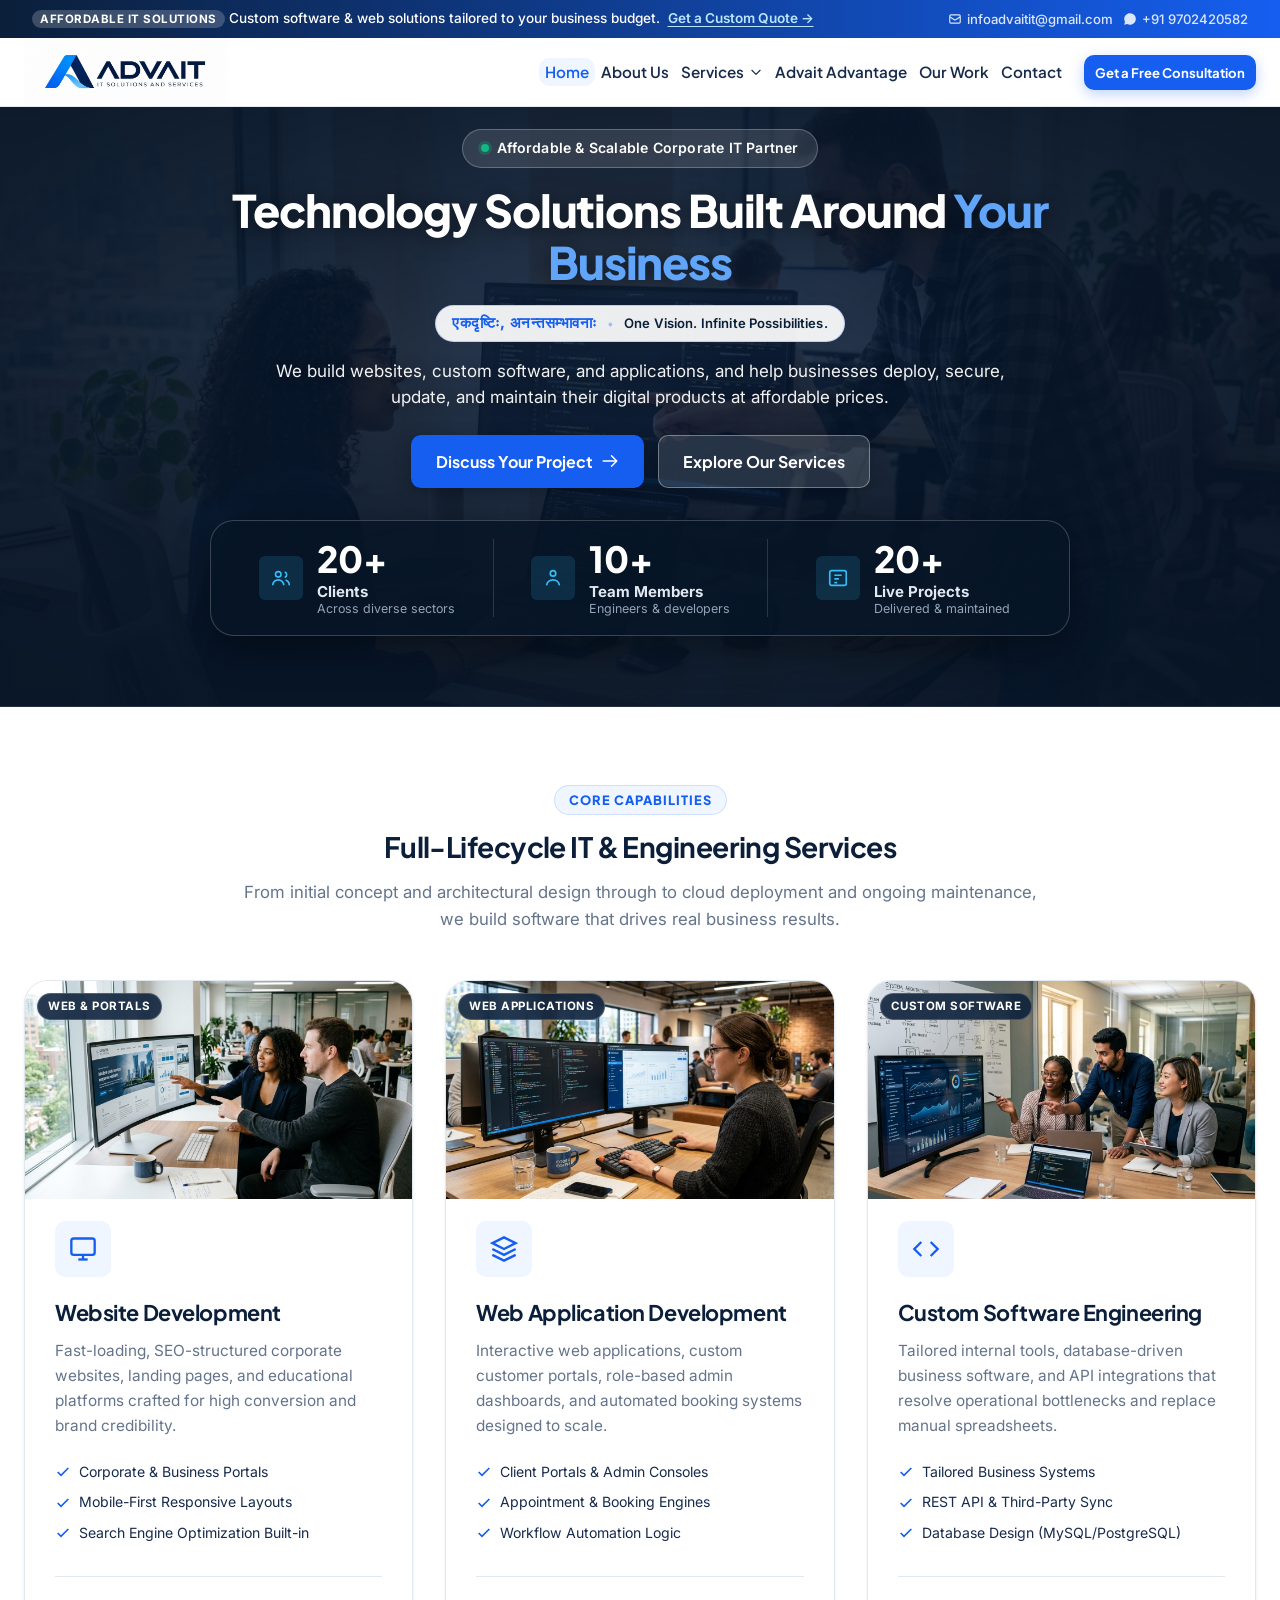
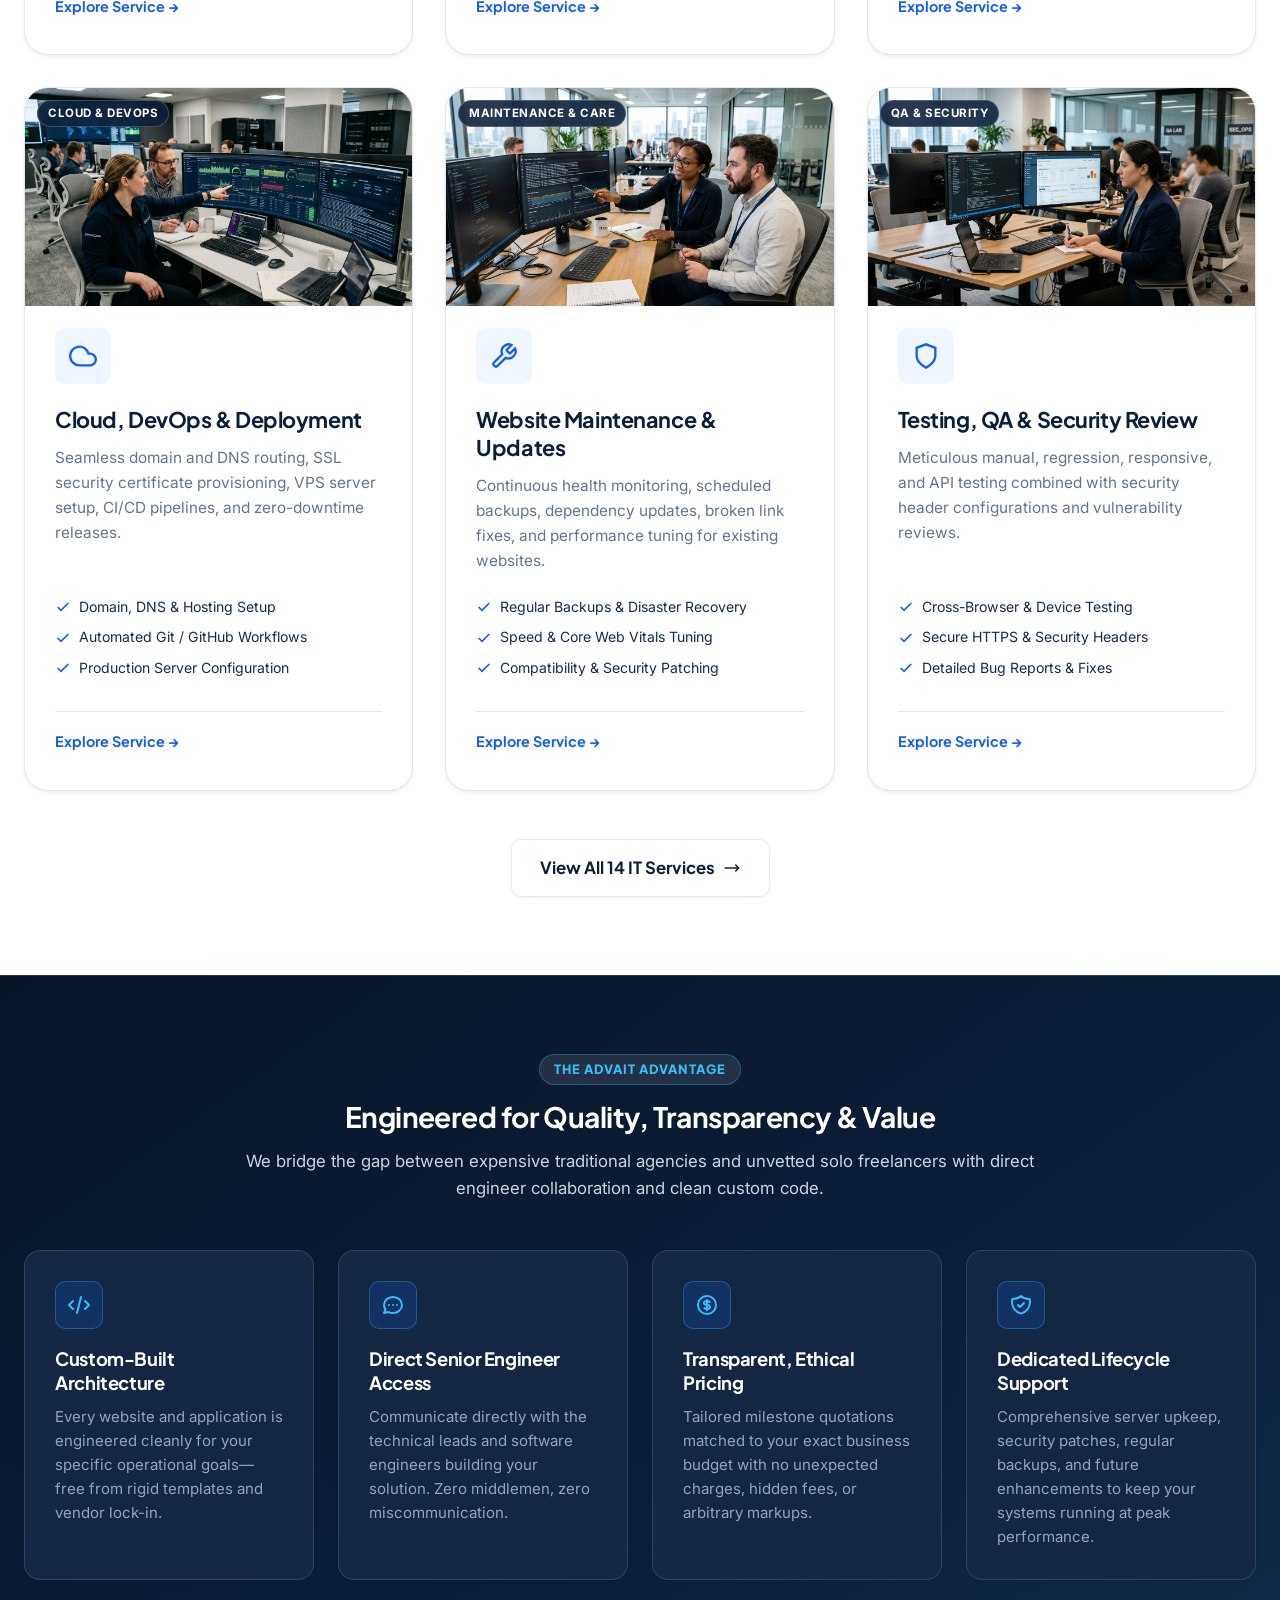
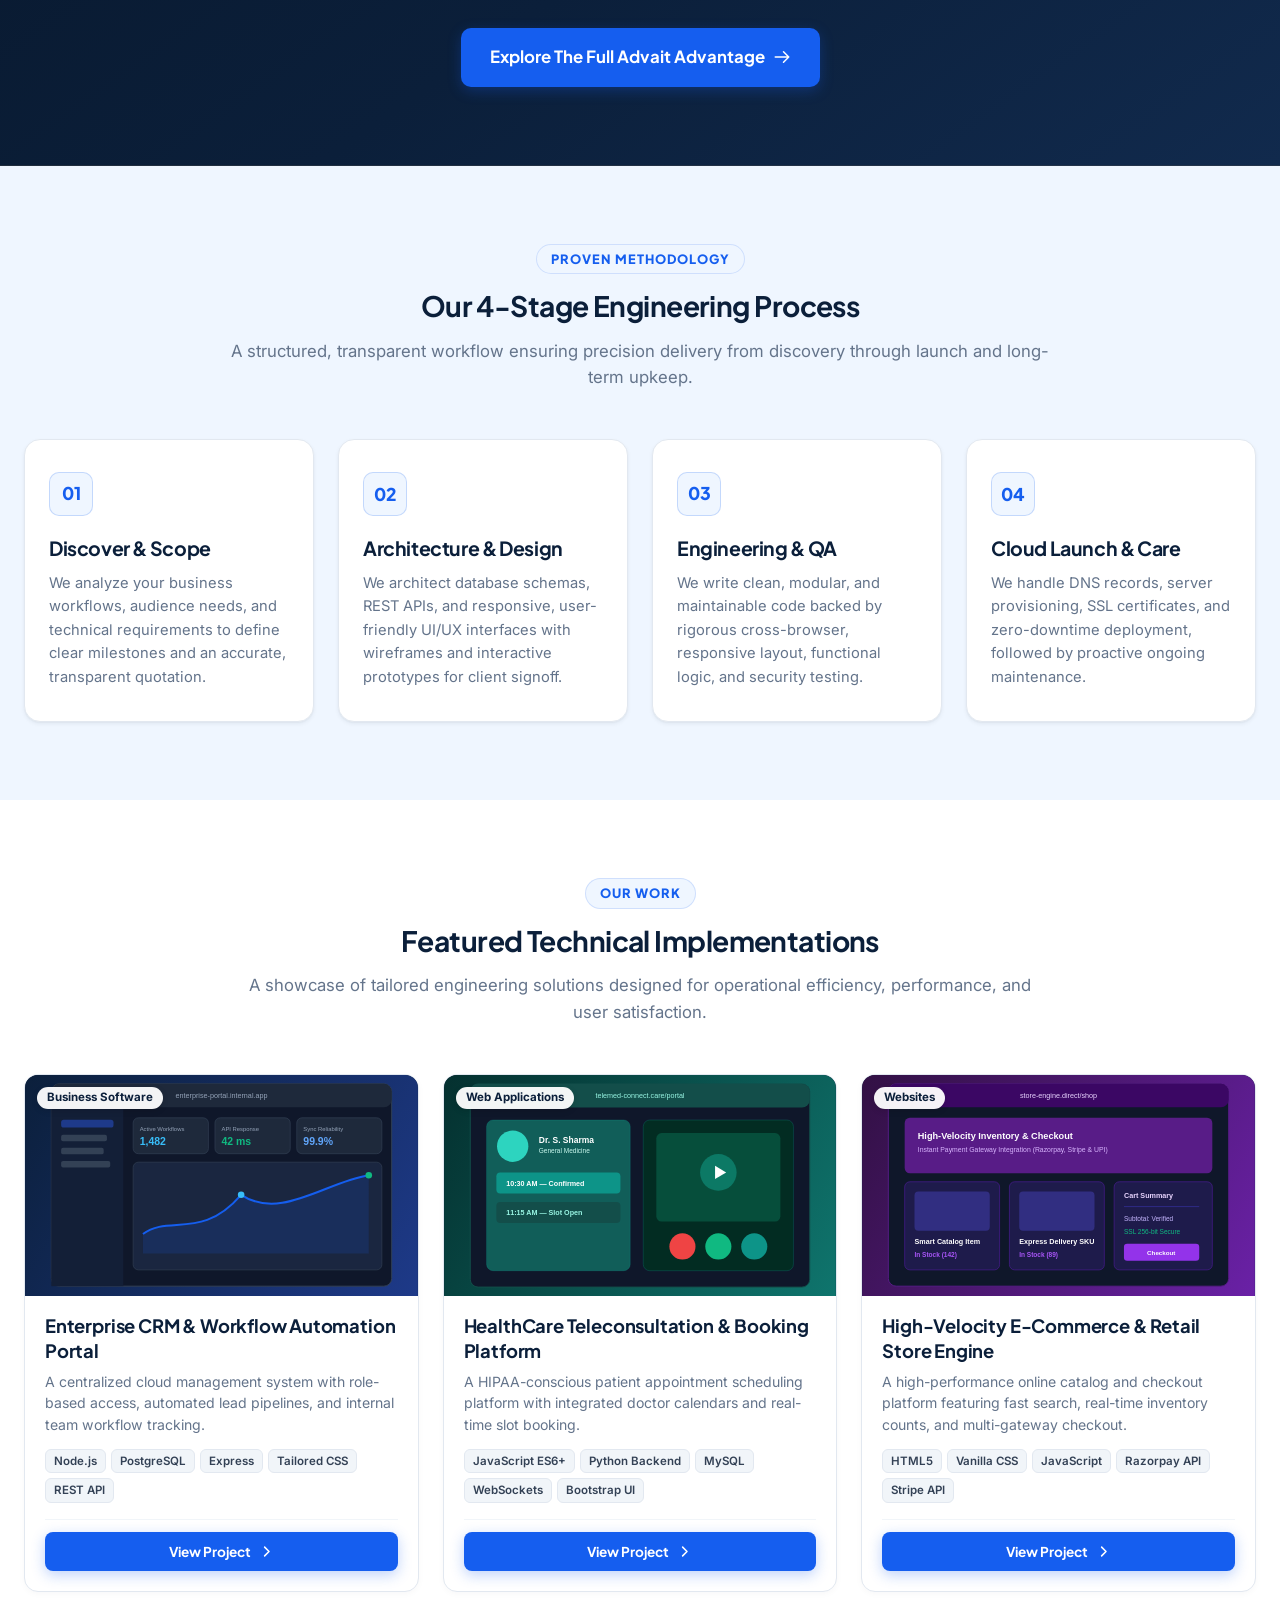
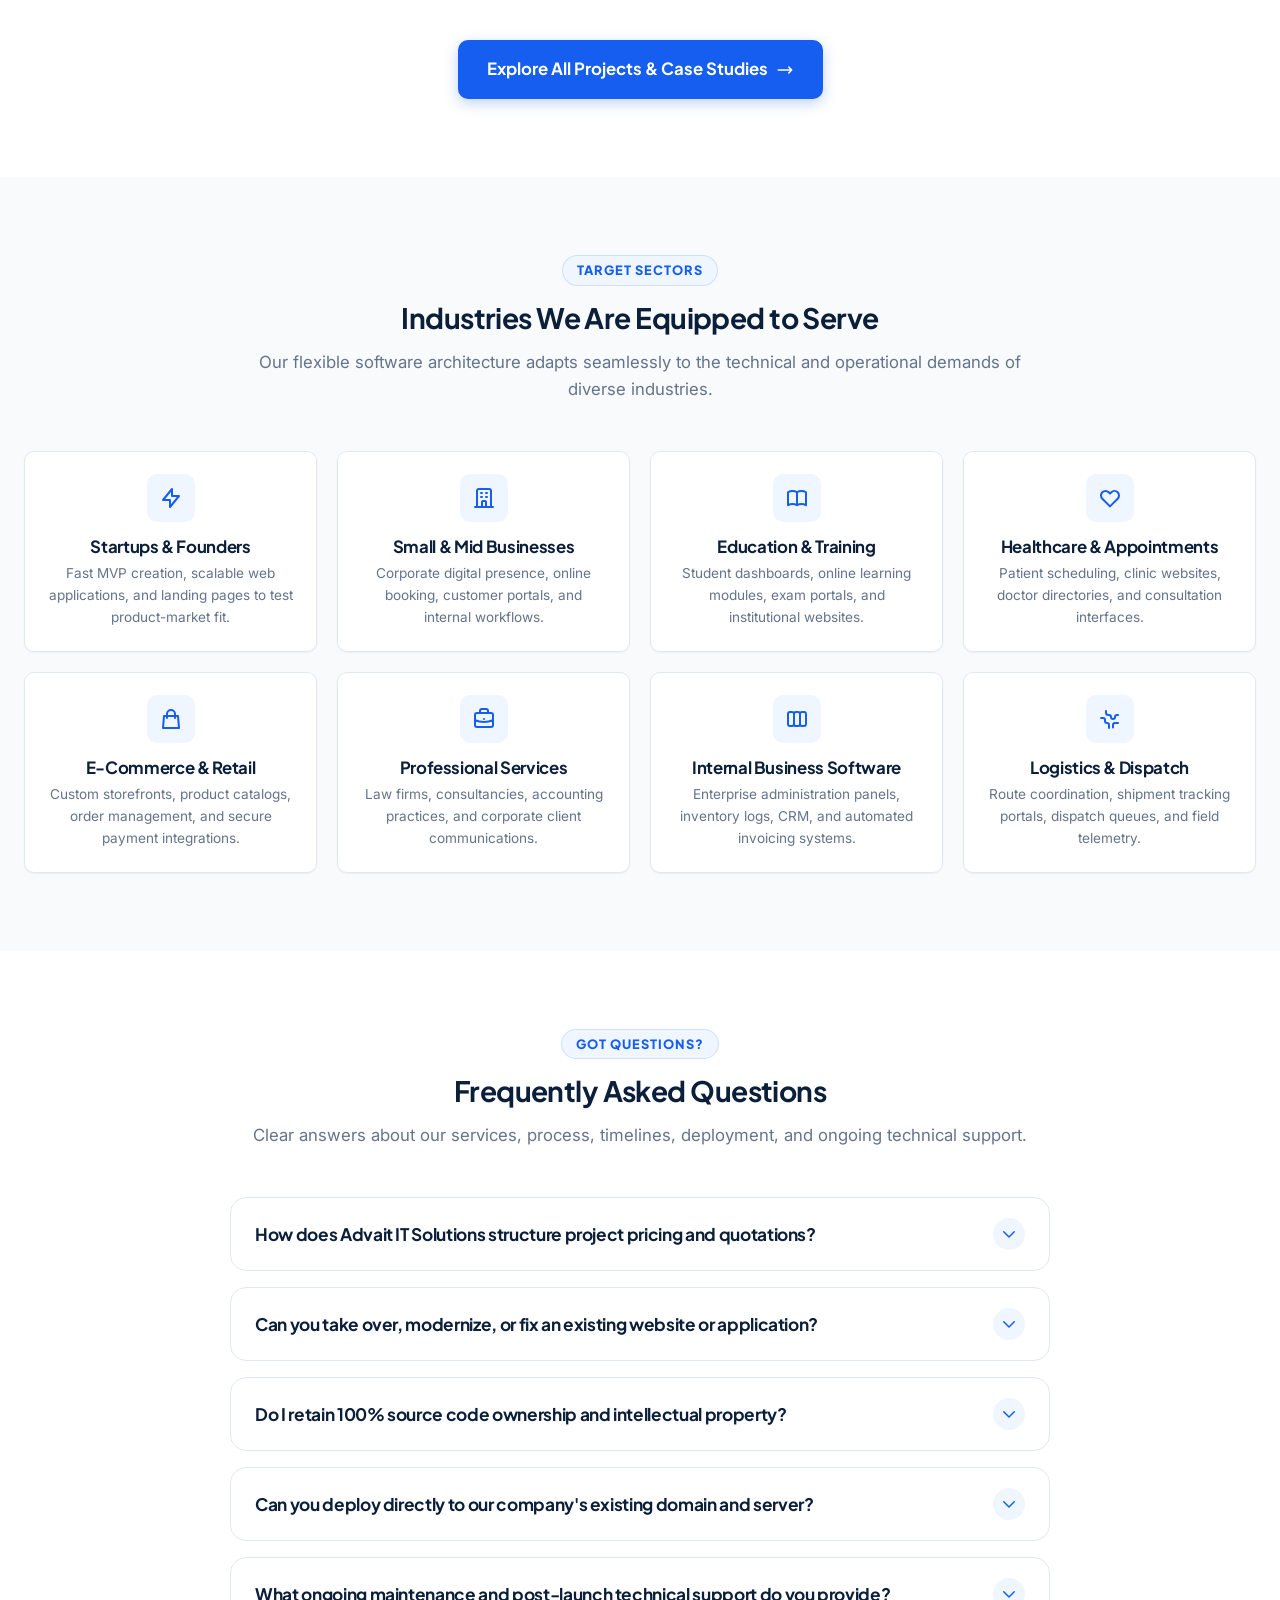
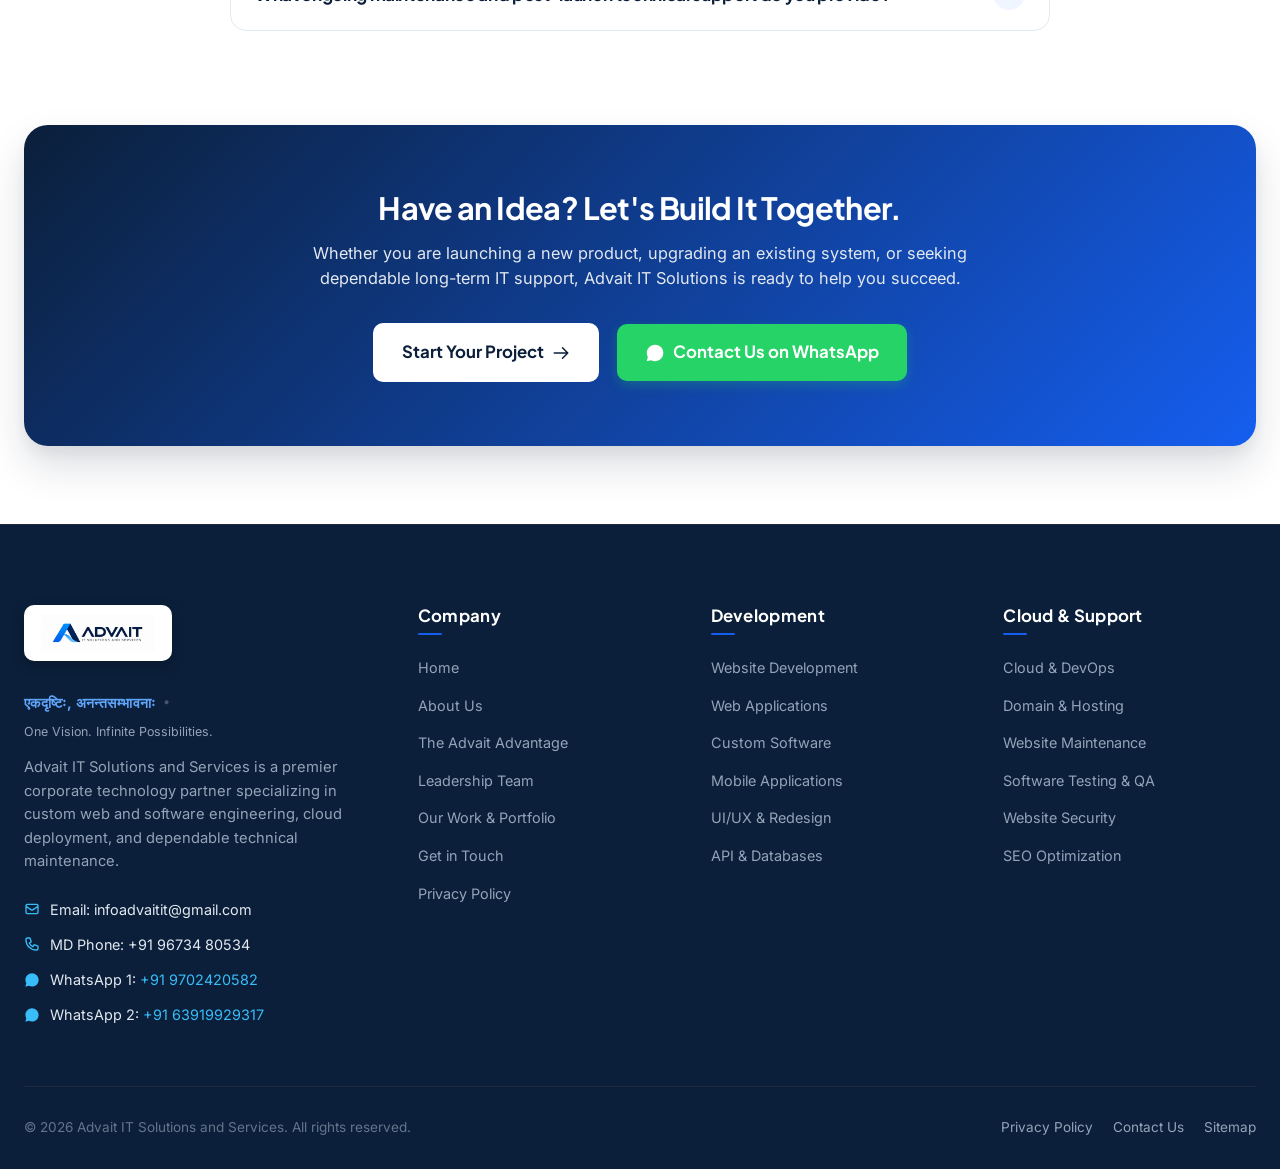
<file: index.html>
<!DOCTYPE html>
<html lang="en">
<head>
  <!-- Google tag (gtag.js) -->
  <script async src="https://www.googletagmanager.com/gtag/js?id=G-MNV8W0JCC7"></script>
  <script>
    window.dataLayer = window.dataLayer || [];
    function gtag(){dataLayer.push(arguments);}
    gtag('js', new Date());
    gtag('config', 'G-MNV8W0JCC7');
  </script>
<meta charset="UTF-8">
  <meta name="viewport" content="width=device-width, initial-scale=1.0">
  <title>Advait IT Solutions and Services | Software &amp; IT Solutions</title>
  <meta name="description" content="Advait IT Solutions and Services is a premier IT and software development company in Mumbai offering custom software, web &amp; mobile apps, cloud, and AI solutions.">
  <meta name="keywords" content="Advait IT Solutions, Advait IT Solutions and Services, Advait IT Services, IT Services Company, Software Development Company, Website Development Company in Mumbai, Custom Software Development, Web Application Development, Mobile App Development Company, AI Development Services, IT Consulting Services, Cloud Solutions">
  <meta name="author" content="Advait IT Solutions and Services">
  <meta name="robots" content="index, follow">

  <!-- Canonical URL -->
  <link rel="canonical" href="https://advaititsolutions.com/">

  <!-- Open Graph / Facebook -->
  <meta property="og:type" content="website">
  <meta property="og:url" content="https://advaititsolutions.com/">
  <meta property="og:title" content="Advait IT Solutions and Services | Software &amp; IT Solutions">
  <meta property="og:description" content="Premier IT services and software development company in Mumbai. Custom web applications, mobile apps, cloud infrastructure, AI solutions, and ongoing maintenance.">
  <meta property="og:image" content="https://advaititsolutions.com/assets/images/hero-corporate-workspace.jpg">
  <meta property="og:site_name" content="Advait IT Solutions and Services">
  <meta property="og:locale" content="en_IN">
  <meta property="og:image:width" content="1200">
  <meta property="og:image:height" content="630">
  <meta property="og:image:alt" content="Advait IT Solutions and Services - Software Engineering and IT Solutions in Mumbai">

  <!-- Twitter Card -->
  <meta name="twitter:card" content="summary_large_image">
  <meta name="twitter:title" content="Advait IT Solutions and Services | Software &amp; IT Solutions">
  <meta name="twitter:description" content="Premier IT services and software development company in Mumbai. Custom web applications, mobile apps, cloud infrastructure, AI solutions, and ongoing maintenance.">
  <meta name="twitter:image" content="https://advaititsolutions.com/assets/images/hero-corporate-workspace.jpg">

  <!-- Favicon -->
  <link rel="icon" type="image/svg+xml" href="favicon.svg">
  <link rel="preload" as="image" href="assets/images/hero-corporate-workspace.jpg" type="image/jpeg">

  <!-- Google Fonts Preconnect & Stylesheet -->
  <link rel="preconnect" href="https://fonts.googleapis.com">
  <link rel="preconnect" href="https://fonts.gstatic.com" crossorigin>
  <link rel="stylesheet" href="https://fonts.googleapis.com/css2?family=Plus+Jakarta+Sans:wght@400;500;600;700;800&family=Inter:wght@400;500;600;700&family=Noto+Sans+Devanagari:wght@400;500;600;700&family=JetBrains+Mono:wght@400;500;600&display=swap">

  <!-- Stylesheets -->
  <link rel="stylesheet" href="css/style.css">
  <link rel="stylesheet" href="css/animations.css">
  <link rel="stylesheet" href="css/responsive.css">

  <!-- JSON-LD Structured Data for Organization / ProfessionalService -->
    <!-- JSON-LD Structured Data: Organization, LocalBusiness, WebSite, and FAQPage Graph -->
  <script type="application/ld+json">
  {
    "@context": "https://schema.org",
    "@graph": [
      {
        "@type": "WebSite",
        "@id": "https://advaititsolutions.com/#website",
        "url": "https://advaititsolutions.com/",
        "name": "Advait IT Solutions and Services",
        "alternateName": [
          "Advait IT Solutions",
          "Advait IT Services",
          "Advait IT"
        ],
        "description": "Official website of Advait IT Solutions and Services, an IT services and custom software development company in Mumbai, Maharashtra.",
        "publisher": {
          "@id": "https://advaititsolutions.com/#organization"
        },
        "inLanguage": "en-US"
      },
      {
        "@type": ["Organization", "ProfessionalService", "LocalBusiness"],
        "@id": "https://advaititsolutions.com/#organization",
        "name": "Advait IT Solutions and Services",
        "legalName": "Advait IT Solutions and Services",
        "alternateName": "Advait IT Solutions",
        "url": "https://advaititsolutions.com/",
        "logo": {
          "@type": "ImageObject",
          "url": "https://advaititsolutions.com/assets/logos/logo.jpg",
          "caption": "Advait IT Solutions and Services Logo"
        },
        "image": "https://advaititsolutions.com/assets/images/hero-corporate-workspace.jpg",
        "description": "Advait IT Solutions and Services is a premier IT services and custom software development company based in Mumbai, Maharashtra. We engineer bespoke websites, high-performance web applications, mobile apps, cloud infrastructure, AI workflows, and dedicated lifecycle maintenance.",
        "email": "infoadvaitit@gmail.com",
        "telephone": "+91-9702420582",
        "priceRange": "$",
        "address": {
          "@type": "PostalAddress",
          "addressLocality": "Mumbai",
          "addressRegion": "Maharashtra",
          "addressCountry": "IN"
        },
        "geo": {
          "@type": "GeoCoordinates",
          "latitude": "19.0760",
          "longitude": "72.8777"
        },
        "areaServed": [
          {
            "@type": "City",
            "name": "Mumbai"
          },
          {
            "@type": "State",
            "name": "Maharashtra"
          },
          {
            "@type": "Country",
            "name": "India"
          },
          {
            "@type": "AdministrativeArea",
            "name": "Global"
          }
        ],
        "founder": {
          "@type": "Person",
          "name": "Ashutosh Pandey",
          "jobTitle": "Founder & Chief Executive Officer (CEO)",
          "alumniOf": [
            "Thakur College of Engineering and Technology (TCET)",
            "Indian Institute of Technology Madras (IIT Madras)"
          ],
          "sameAs": [
            "https://www.linkedin.com/in/ashutoshpandey34/",
            "https://github.com/ashutosh7034",
            "https://ashutoshpandey34.netlify.app/"
          ]
        },
        "employee": [
          {
            "@type": "Person",
            "name": "Mr. Jayinish Kumar Mandal",
            "jobTitle": "Joint Managing Director & Chief Operating Officer (COO)",
            "telephone": "+91-9673480534"
          },
          {
            "@type": "Person",
            "name": "Aakash Pandey",
            "jobTitle": "Co-Founder & Chief Technology Officer (CTO)",
            "alumniOf": "Thakur College of Engineering and Technology (TCET)",
            "sameAs": [
              "https://www.linkedin.com/in/aakash-up271309/",
              "https://github.com/Aakash7999-git",
              "https://aakashpandey.netlify.app/"
            ]
          }
        ],
        "sameAs": [
          "https://www.linkedin.com/in/ashutoshpandey34/",
          "https://github.com/ashutosh7034",
          "https://www.linkedin.com/in/aakash-up271309/",
          "https://github.com/Aakash7999-git"
        ],
        "contactPoint": [
          {
            "@type": "ContactPoint",
            "telephone": "+91-9702420582",
            "contactType": "customer service",
            "availableLanguage": ["English", "Hindi"],
            "areaServed": "Global"
          },
          {
            "@type": "ContactPoint",
            "telephone": "+91-6391929317",
            "contactType": "technical support",
            "availableLanguage": ["English", "Hindi"],
            "areaServed": "Global"
          }
        ]
      },
      {
        "@type": "FAQPage",
        "@id": "https://advaititsolutions.com/#faq",
        "mainEntity": [
          {
            "@type": "Question",
            "name": "How does Advait IT Solutions structure project pricing and quotations?",
            "acceptedAnswer": {
              "@type": "Answer",
              "text": "We believe in honest, practical pricing. Rather than forcing clients into rigid, inflated package tiers, we analyze your exact functional requirements and provide a customized, milestone-based quotation with zero hidden fees and payment stages tied directly to verified deliverables."
            }
          },
          {
            "@type": "Question",
            "name": "Can you take over, modernize, or fix an existing website or application?",
            "acceptedAnswer": {
              "@type": "Answer",
              "text": "Yes. If you have an existing system that is outdated, sluggish, has broken workflows, or was left unsupported by a previous developer, we conduct a comprehensive code and security audit, refactor problematic modules, optimize database queries, resolve UI/UX inconsistencies, and take over long-term technical upkeep."
            }
          },
          {
            "@type": "Question",
            "name": "Do I retain 100% source code ownership and intellectual property?",
            "acceptedAnswer": {
              "@type": "Answer",
              "text": "Yes, completely. You own every line of code, graphic asset, and database schema created for your project. We build exclusively on standard, open technology stacks without proprietary lock-ins. Upon project completion and settlement, complete repository access and deployment credentials are transferred to you."
            }
          },
          {
            "@type": "Question",
            "name": "Can you deploy directly to our company's existing domain and server?",
            "acceptedAnswer": {
              "@type": "Answer",
              "text": "Yes. You do not need to purchase new hosting or domains if you already have existing infrastructure. We configure DNS records, provision SSL certificates for HTTPS, configure cloud VPS environments (AWS, DigitalOcean, Hostinger), setup automated Git deployment pipelines, and ensure seamless production releases."
            }
          },
          {
            "@type": "Question",
            "name": "What ongoing maintenance and post-launch technical support do you provide?",
            "acceptedAnswer": {
              "@type": "Answer",
              "text": "We provide ongoing maintenance agreements tailored to operational needs, including scheduled backups, 24/7 uptime monitoring, security vulnerability patches, browser updates, and rapid bug remediation."
            }
          }
        ]
      }
    ]
  }
  </script>
</head>
<body>
<!-- Accessible Skip to Content Link -->
  <a href="#mainContent" class="skip-link">Skip to main content</a>

  <!-- Centered Constrained Corporate Site Wrapper -->
  <div class="site-wrapper">
    <!-- Announcement Strip -->
    <div class="announcement-strip">
    <div class="container announcement-inner">
      <div>
        <span class="announcement-badge">Affordable IT Solutions</span>
        <span>Custom software &amp; web solutions tailored to your business budget.</span>
        <a href="contact.html" class="announcement-link">Get a Custom Quote &rarr;</a>
      </div>
      <div class="announcement-contacts">
        <a href="mailto:infoadvaitit@gmail.com" title="Email Us">
          <svg width="14" height="14" fill="none" viewBox="0 0 24 24" stroke="currentColor" stroke-width="2"><path stroke-linecap="round" stroke-linejoin="round" d="M3 8l7.89 5.26a2 2 0 002.22 0L21 8M5 19h14a2 2 0 002-2V7a2 2 0 00-2-2H5a2 2 0 00-2 2v10a2 2 0 002 2z"/></svg>
          infoadvaitit@gmail.com
        </a>
        <a href="https://wa.me/919702420582" target="_blank" rel="noopener noreferrer" title="WhatsApp Us">
          <svg width="14" height="14" fill="currentColor" viewBox="0 0 24 24"><path d="M12.04 2c-5.46 0-9.91 4.45-9.91 9.91 0 1.75.46 3.45 1.32 4.95L2.05 22l5.25-1.38c1.45.79 3.08 1.21 4.74 1.21 5.46 0 9.91-4.45 9.91-9.91 0-2.65-1.03-5.14-2.9-7.01A9.816 9.816 0 0012.04 2z"/></svg>
          +91 9702420582
        </a>
      </div>
    </div>
  </div>

  <!-- Main Sticky Header -->
  <header class="site-header" role="banner">
    <div class="container">
      <nav class="navbar" aria-label="Main Navigation">
        <!-- Brand Logo -->
        <a href="index.html" class="navbar-brand" aria-label="Advait IT Solutions and Services Homepage">
          <img src="assets/logos/logo.jpg" alt="Advait IT Solutions and Services Logo" class="brand-logo-img" width="138" height="46">
        </a>

        <!-- Desktop & Mobile Navigation Menu -->
        <ul class="nav-menu" id="primaryNav">
          <li class="nav-item">
            <a href="index.html" class="nav-link active">Home</a>
          </li>
          <li class="nav-item">
            <a href="about.html" class="nav-link">About Us</a>
          </li>

          <!-- Services Mega Dropdown -->
          <li class="nav-item dropdown">
            <a href="services.html" class="nav-link dropdown-toggle" aria-haspopup="true" aria-expanded="false">
              Services
              <svg class="chevron" width="14" height="14" viewBox="0 0 24 24" fill="none" stroke="currentColor" stroke-width="2"><path stroke-linecap="round" stroke-linejoin="round" d="M19 9l-7 7-7-7"/></svg>
            </a>
            <div class="dropdown-menu" role="menu">
              <div class="dropdown-grid">
                <a href="services.html#web-dev" class="dropdown-link-card" role="menuitem">
                  <div class="dropdown-icon">
                    <svg width="18" height="18" fill="none" viewBox="0 0 24 24" stroke="currentColor" stroke-width="2"><rect x="2" y="3" width="20" height="14" rx="2"/><line x1="8" y1="21" x2="16" y2="21"/><line x1="12" y1="17" x2="12" y2="21"/></svg>
                  </div>
                  <div class="dropdown-text">
                    <h4>Website Development</h4>
                    <p>Corporate, portfolio, landing pages &amp; e-commerce.</p>
                  </div>
                </a>

                <a href="services.html#web-apps" class="dropdown-link-card" role="menuitem">
                  <div class="dropdown-icon">
                    <svg width="18" height="18" fill="none" viewBox="0 0 24 24" stroke="currentColor" stroke-width="2"><polygon points="12 2 2 7 12 12 22 7 12 2"/><polyline points="2 17 12 22 22 17"/><polyline points="2 12 12 17 22 12"/></svg>
                  </div>
                  <div class="dropdown-text">
                    <h4>Web Applications</h4>
                    <p>Portals, dashboards &amp; automated workflows.</p>
                  </div>
                </a>

                <a href="services.html#software-dev" class="dropdown-link-card" role="menuitem">
                  <div class="dropdown-icon">
                    <svg width="18" height="18" fill="none" viewBox="0 0 24 24" stroke="currentColor" stroke-width="2"><polyline points="16 18 22 12 16 6"/><polyline points="8 6 2 12 8 18"/></svg>
                  </div>
                  <div class="dropdown-text">
                    <h4>Software Engineering</h4>
                    <p>Custom business software &amp; internal tools.</p>
                  </div>
                </a>

                <a href="services.html#mobile-dev" class="dropdown-link-card" role="menuitem">
                  <div class="dropdown-icon">
                    <svg width="18" height="18" fill="none" viewBox="0 0 24 24" stroke="currentColor" stroke-width="2"><rect x="5" y="2" width="14" height="20" rx="2"/><line x1="12" y1="18" x2="12.01" y2="18"/></svg>
                  </div>
                  <div class="dropdown-text">
                    <h4>Mobile Applications</h4>
                    <p>Android &amp; iOS responsive cross-platform apps.</p>
                  </div>
                </a>

                <a href="services.html#cloud-devops" class="dropdown-link-card" role="menuitem">
                  <div class="dropdown-icon">
                    <svg width="18" height="18" fill="none" viewBox="0 0 24 24" stroke="currentColor" stroke-width="2"><path d="M18 10h-1.26A8 8 0 109 20h9a5 5 0 000-10z"/></svg>
                  </div>
                  <div class="dropdown-text">
                    <h4>Cloud &amp; Deployment</h4>
                    <p>Domain, hosting, CI/CD, SSL &amp; production release.</p>
                  </div>
                </a>

                <a href="services.html#maintenance" class="dropdown-link-card" role="menuitem">
                  <div class="dropdown-icon">
                    <svg width="18" height="18" fill="none" viewBox="0 0 24 24" stroke="currentColor" stroke-width="2"><path d="M14.7 6.3a1 1 0 000 1.4l1.6 1.6a1 1 0 001.4 0l3.77-3.77a6 6 0 01-7.94 7.94l-6.91 6.91a2.12 2.12 0 01-3-3l6.91-6.91a6 6 0 017.94-7.94l-3.76 3.76z"/></svg>
                  </div>
                  <div class="dropdown-text">
                    <h4>Maintenance &amp; Support</h4>
                    <p>Bug fixes, updates, backups &amp; long-term health.</p>
                  </div>
                </a>
              </div>

              <div class="dropdown-footer">
                <span>Explore all 14 specialized IT service areas</span>
                <a href="services.html" class="service-card-link">
                  View Full Services List &rarr;
                </a>
              </div>
            </div>
          </li>

          <li class="nav-item">
            <a href="advait-advantage.html" class="nav-link">Advait Advantage</a>
          </li>
          <li class="nav-item">
            <a href="projects.html" class="nav-link">Our Work</a>
          </li>
          <li class="nav-item">
            <a href="contact.html" class="nav-link">Contact</a>
          </li>

          <!-- Mobile Only CTA inside Drawer -->
          <li class="mobile-nav-cta">
            <a href="contact.html" class="btn btn-primary btn-sm">Get a Free Consultation</a>
            <a href="https://wa.me/919702420582?text=Hello%20Advait%20IT%20Solutions%2C%20I%20would%20like%20to%20discuss%20a%20project." class="btn btn-whatsapp btn-sm" target="_blank" rel="noopener noreferrer">
              Chat on WhatsApp
            </a>
          </li>
        </ul>

        <!-- Nav Action Button -->
        <div class="nav-actions">
          <a href="contact.html" class="btn btn-primary btn-sm">Get a Free Consultation</a>

          <!-- Hamburger Button -->
          <button class="hamburger-btn" aria-label="Toggle navigation menu" aria-expanded="false" aria-controls="primaryNav">
            <svg width="24" height="24" viewBox="0 0 24 24" fill="none" stroke="currentColor" stroke-width="2">
              <path stroke-linecap="round" stroke-linejoin="round" d="M4 6h16M4 12h16M4 18h16"/>
            </svg>
          </button>
        </div>
      </nav>
    </div>
  </header>

  <!-- Main Page Content -->
  <main id="mainContent">
    <!-- Hero Section (Full-Width Background Slider, Center-Aligned Content) -->
    <section class="hero-section hero-section-centered" aria-label="Introduction and Hero">
      <!-- Automatic Background Image Slider Layers -->
      <div class="hero-background" aria-hidden="true">
        <div class="hero-slide is-active" data-image="assets/images/hero-corporate-workspace.jpg"></div>
        <div class="hero-slide" data-image="assets/images/service-web-development.jpg"></div>
        <div class="hero-slide" data-image="assets/images/service-app-development.jpg"></div>
        <div class="hero-slide" data-image="assets/images/service-custom-software.jpg"></div>
        <div class="hero-slide" data-image="assets/images/service-cloud-devops.jpg"></div>
        <div class="hero-slide" data-image="assets/images/about-corporate-team.jpg"></div>
      </div>
      <div class="hero-overlay" aria-hidden="true"></div>

      <!-- Center-Aligned Foreground Content -->
      <div class="container hero-container">
        <div class="hero-centered-content reveal">
          <div class="hero-badge">
            <span class="hero-badge-dot" aria-hidden="true"></span>
            <span class="hero-badge-text">Affordable &amp; Scalable Corporate IT Partner</span>
          </div>

          <h1 class="hero-title">
            Technology Solutions Built Around <span class="text-highlight">Your Business</span>
          </h1>

          <div class="hero-sanskrit-tagline" aria-label="Advait Sanskrit Brand Motto">
            <span class="sanskrit-devanagari" lang="sa">एकदृष्टिः, अनन्तसम्भावनाः</span>
            <span class="sanskrit-sep" aria-hidden="true">•</span>
            <span class="sanskrit-trans">One Vision. Infinite Possibilities.</span>
          </div>

          <p class="hero-description">
            We build websites, custom software, and applications, and help businesses deploy, secure, update, and maintain their digital products at affordable prices.
          </p>

          <div class="hero-actions">
            <a href="contact.html" class="btn btn-primary btn-lg">
              Discuss Your Project
              <svg width="18" height="18" fill="none" viewBox="0 0 24 24" stroke="currentColor" stroke-width="2" aria-hidden="true"><path stroke-linecap="round" stroke-linejoin="round" d="M14 5l7 7m0 0l-7 7m7-7H3"/></svg>
            </a>
            <a href="services.html" class="btn btn-secondary btn-lg">
              Explore Our Services
            </a>
          </div>

          <!-- Verified Company Statistics Bar (Center-Aligned) -->
          <div class="hero-stats" aria-label="Confirmed company metrics">
            <div class="stat-item">
              <span class="stat-icon" aria-hidden="true">
                <svg width="22" height="22" viewBox="0 0 24 24" fill="none" stroke="currentColor" stroke-width="1.8"><circle cx="9" cy="8" r="3"/><path d="M3 20c0-3.3 2.7-6 6-6s6 2.7 6 6"/><path d="M16 5.5a3 3 0 010 5.8M17 14.2a6 6 0 014 5.8"/></svg>
              </span>
              <span class="stat-copy">
                <span class="stat-number stat-counter" data-target="20" data-suffix="+">20+</span>
                <span class="stat-label">Clients</span>
                <span class="stat-sublabel">Across diverse sectors</span>
              </span>
            </div>
            <div class="stat-item">
              <span class="stat-icon" aria-hidden="true">
                <svg width="22" height="22" viewBox="0 0 24 24" fill="none" stroke="currentColor" stroke-width="1.8"><circle cx="12" cy="7" r="3"/><path d="M5 20c.4-3.4 3.3-6 7-6s6.6 2.6 7 6"/></svg>
              </span>
              <span class="stat-copy">
                <span class="stat-number stat-counter" data-target="10" data-suffix="+">10+</span>
                <span class="stat-label">Team Members</span>
                <span class="stat-sublabel">Engineers &amp; developers</span>
              </span>
            </div>
            <div class="stat-item">
              <span class="stat-icon" aria-hidden="true">
                <svg width="22" height="22" viewBox="0 0 24 24" fill="none" stroke="currentColor" stroke-width="1.8"><rect x="3" y="4" width="18" height="16" rx="2"/><path d="M8 9h8M8 13h5M8 17h3"/></svg>
              </span>
              <span class="stat-copy">
                <span class="stat-number stat-counter" data-target="20" data-suffix="+">20+</span>
                <span class="stat-label">Live Projects</span>
                <span class="stat-sublabel">Delivered &amp; maintained</span>
              </span>
            </div>
          </div>
        </div>
      </div>
    </section>


    <!-- Services Overview Section -->
    <section class="section" aria-labelledby="servicesSectionTitle">
      <div class="container">
        <div class="section-header reveal">
          <span class="section-kicker">Core Capabilities</span>
          <h2 id="servicesSectionTitle">Full-Lifecycle IT &amp; Engineering Services</h2>
          <p class="section-subtitle">
            From initial concept and architectural design through to cloud deployment and ongoing maintenance, we build software that drives real business results.
          </p>
        </div>

        <div class="services-grid">
          <!-- Service 1 -->
          <div class="service-card reveal reveal-delay-1">
            <div class="service-card-image-wrap">
              <img src="assets/images/service-web-development.jpg" alt="Advait IT software developers reviewing modern responsive website design on monitor" class="service-card-image" width="400" height="225" loading="lazy">
              <span class="service-card-tag">Web &amp; Portals</span>
            </div>
            <div class="service-icon-box">
              <svg width="28" height="28" fill="none" viewBox="0 0 24 24" stroke="currentColor" stroke-width="2"><rect x="2" y="3" width="20" height="14" rx="2"/><line x1="8" y1="21" x2="16" y2="21"/><line x1="12" y1="17" x2="12" y2="21"/></svg>
            </div>
            <h3>Website Development</h3>
            <p>Fast-loading, SEO-structured corporate websites, landing pages, and educational platforms crafted for high conversion and brand credibility.</p>
            <ul class="service-features-list">
              <li>
                <svg width="16" height="16" fill="none" viewBox="0 0 24 24" stroke="currentColor" stroke-width="2.5"><polyline points="20 6 9 17 4 12"/></svg>
                Corporate &amp; Business Portals
              </li>
              <li>
                <svg width="16" height="16" fill="none" viewBox="0 0 24 24" stroke="currentColor" stroke-width="2.5"><polyline points="20 6 9 17 4 12"/></svg>
                Mobile-First Responsive Layouts
              </li>
              <li>
                <svg width="16" height="16" fill="none" viewBox="0 0 24 24" stroke="currentColor" stroke-width="2.5"><polyline points="20 6 9 17 4 12"/></svg>
                Search Engine Optimization Built-in
              </li>
            </ul>
            <div class="service-card-footer">
              <a href="services.html#web-dev" class="service-card-link">Explore Service &rarr;</a>
            </div>
          </div>

          <!-- Service 2 -->
          <div class="service-card reveal reveal-delay-2">
            <div class="service-card-image-wrap">
              <img src="assets/images/service-app-development.jpg" alt="Software engineer developing web application with dual monitor code dashboard" class="service-card-image" width="400" height="225" loading="lazy">
              <span class="service-card-tag">Web Applications</span>
            </div>
            <div class="service-icon-box">
              <svg width="28" height="28" fill="none" viewBox="0 0 24 24" stroke="currentColor" stroke-width="2"><polygon points="12 2 2 7 12 12 22 7 12 2"/><polyline points="2 17 12 22 22 17"/><polyline points="2 12 12 17 22 12"/></svg>
            </div>
            <h3>Web Application Development</h3>
            <p>Interactive web applications, custom customer portals, role-based admin dashboards, and automated booking systems designed to scale.</p>
            <ul class="service-features-list">
              <li>
                <svg width="16" height="16" fill="none" viewBox="0 0 24 24" stroke="currentColor" stroke-width="2.5"><polyline points="20 6 9 17 4 12"/></svg>
                Client Portals &amp; Admin Consoles
              </li>
              <li>
                <svg width="16" height="16" fill="none" viewBox="0 0 24 24" stroke="currentColor" stroke-width="2.5"><polyline points="20 6 9 17 4 12"/></svg>
                Appointment &amp; Booking Engines
              </li>
              <li>
                <svg width="16" height="16" fill="none" viewBox="0 0 24 24" stroke="currentColor" stroke-width="2.5"><polyline points="20 6 9 17 4 12"/></svg>
                Workflow Automation Logic
              </li>
            </ul>
            <div class="service-card-footer">
              <a href="services.html#web-apps" class="service-card-link">Explore Service &rarr;</a>
            </div>
          </div>

          <!-- Service 3 -->
          <div class="service-card reveal reveal-delay-3">
            <div class="service-card-image-wrap">
              <img src="assets/images/service-custom-software.jpg" alt="Engineering team discussing custom enterprise software architecture and data pipelines" class="service-card-image" width="400" height="225" loading="lazy">
              <span class="service-card-tag">Custom Software</span>
            </div>
            <div class="service-icon-box">
              <svg width="28" height="28" fill="none" viewBox="0 0 24 24" stroke="currentColor" stroke-width="2"><polyline points="16 18 22 12 16 6"/><polyline points="8 6 2 12 8 18"/></svg>
            </div>
            <h3>Custom Software Engineering</h3>
            <p>Tailored internal tools, database-driven business software, and API integrations that resolve operational bottlenecks and replace manual spreadsheets.</p>
            <ul class="service-features-list">
              <li>
                <svg width="16" height="16" fill="none" viewBox="0 0 24 24" stroke="currentColor" stroke-width="2.5"><polyline points="20 6 9 17 4 12"/></svg>
                Tailored Business Systems
              </li>
              <li>
                <svg width="16" height="16" fill="none" viewBox="0 0 24 24" stroke="currentColor" stroke-width="2.5"><polyline points="20 6 9 17 4 12"/></svg>
                REST API &amp; Third-Party Sync
              </li>
              <li>
                <svg width="16" height="16" fill="none" viewBox="0 0 24 24" stroke="currentColor" stroke-width="2.5"><polyline points="20 6 9 17 4 12"/></svg>
                Database Design (MySQL/PostgreSQL)
              </li>
            </ul>
            <div class="service-card-footer">
              <a href="services.html#software-dev" class="service-card-link">Explore Service &rarr;</a>
            </div>
          </div>

          <!-- Service 4 -->
          <div class="service-card reveal reveal-delay-1">
            <div class="service-card-image-wrap">
              <img src="assets/images/service-cloud-devops.jpg" alt="DevOps and cloud infrastructure engineers monitoring server health and deployment pipelines" class="service-card-image" width="400" height="225" loading="lazy">
              <span class="service-card-tag">Cloud &amp; DevOps</span>
            </div>
            <div class="service-icon-box">
              <svg width="28" height="28" fill="none" viewBox="0 0 24 24" stroke="currentColor" stroke-width="2"><path d="M18 10h-1.26A8 8 0 109 20h9a5 5 0 000-10z"/></svg>
            </div>
            <h3>Cloud, DevOps &amp; Deployment</h3>
            <p>Seamless domain and DNS routing, SSL security certificate provisioning, VPS server setup, CI/CD pipelines, and zero-downtime releases.</p>
            <ul class="service-features-list">
              <li>
                <svg width="16" height="16" fill="none" viewBox="0 0 24 24" stroke="currentColor" stroke-width="2.5"><polyline points="20 6 9 17 4 12"/></svg>
                Domain, DNS &amp; Hosting Setup
              </li>
              <li>
                <svg width="16" height="16" fill="none" viewBox="0 0 24 24" stroke="currentColor" stroke-width="2.5"><polyline points="20 6 9 17 4 12"/></svg>
                Automated Git / GitHub Workflows
              </li>
              <li>
                <svg width="16" height="16" fill="none" viewBox="0 0 24 24" stroke="currentColor" stroke-width="2.5"><polyline points="20 6 9 17 4 12"/></svg>
                Production Server Configuration
              </li>
            </ul>
            <div class="service-card-footer">
              <a href="services.html#cloud-devops" class="service-card-link">Explore Service &rarr;</a>
            </div>
          </div>

          <!-- Service 5 -->
          <div class="service-card reveal reveal-delay-2">
            <div class="service-card-image-wrap">
              <img src="assets/images/service-maintenance.jpg" alt="IT support specialists and developers collaborating on software updates and uptime maintenance" class="service-card-image" width="400" height="225" loading="lazy">
              <span class="service-card-tag">Maintenance &amp; Care</span>
            </div>
            <div class="service-icon-box">
              <svg width="28" height="28" fill="none" viewBox="0 0 24 24" stroke="currentColor" stroke-width="2"><path d="M14.7 6.3a1 1 0 000 1.4l1.6 1.6a1 1 0 001.4 0l3.77-3.77a6 6 0 01-7.94 7.94l-6.91 6.91a2.12 2.12 0 01-3-3l6.91-6.91a6 6 0 017.94-7.94l-3.76 3.76z"/></svg>
            </div>
            <h3>Website Maintenance &amp; Updates</h3>
            <p>Continuous health monitoring, scheduled backups, dependency updates, broken link fixes, and performance tuning for existing websites.</p>
            <ul class="service-features-list">
              <li>
                <svg width="16" height="16" fill="none" viewBox="0 0 24 24" stroke="currentColor" stroke-width="2.5"><polyline points="20 6 9 17 4 12"/></svg>
                Regular Backups &amp; Disaster Recovery
              </li>
              <li>
                <svg width="16" height="16" fill="none" viewBox="0 0 24 24" stroke="currentColor" stroke-width="2.5"><polyline points="20 6 9 17 4 12"/></svg>
                Speed &amp; Core Web Vitals Tuning
              </li>
              <li>
                <svg width="16" height="16" fill="none" viewBox="0 0 24 24" stroke="currentColor" stroke-width="2.5"><polyline points="20 6 9 17 4 12"/></svg>
                Compatibility &amp; Security Patching
              </li>
            </ul>
            <div class="service-card-footer">
              <a href="services.html#maintenance" class="service-card-link">Explore Service &rarr;</a>
            </div>
          </div>

          <!-- Service 6 -->
          <div class="service-card reveal reveal-delay-3">
            <div class="service-card-image-wrap">
              <img src="assets/images/service-qa-security.jpg" alt="QA engineer and cybersecurity specialist reviewing test suites and security diagnostics" class="service-card-image" width="400" height="225" loading="lazy">
              <span class="service-card-tag">QA &amp; Security</span>
            </div>
            <div class="service-icon-box">
              <svg width="28" height="28" fill="none" viewBox="0 0 24 24" stroke="currentColor" stroke-width="2"><path d="M12 22s8-4 8-10V5l-8-3-8 3v7c0 6 8 10 8 10z"/></svg>
            </div>
            <h3>Testing, QA &amp; Security Review</h3>
            <p>Meticulous manual, regression, responsive, and API testing combined with security header configurations and vulnerability reviews.</p>
            <ul class="service-features-list">
              <li>
                <svg width="16" height="16" fill="none" viewBox="0 0 24 24" stroke="currentColor" stroke-width="2.5"><polyline points="20 6 9 17 4 12"/></svg>
                Cross-Browser &amp; Device Testing
              </li>
              <li>
                <svg width="16" height="16" fill="none" viewBox="0 0 24 24" stroke="currentColor" stroke-width="2.5"><polyline points="20 6 9 17 4 12"/></svg>
                Secure HTTPS &amp; Security Headers
              </li>
              <li>
                <svg width="16" height="16" fill="none" viewBox="0 0 24 24" stroke="currentColor" stroke-width="2.5"><polyline points="20 6 9 17 4 12"/></svg>
                Detailed Bug Reports &amp; Fixes
              </li>
            </ul>
            <div class="service-card-footer">
              <a href="services.html#testing-qa" class="service-card-link">Explore Service &rarr;</a>
            </div>
          </div>
        </div>

        <div class="section-cta-wrap">
          <a href="services.html" class="btn btn-secondary btn-lg">
            View All 14 IT Services
            <svg width="18" height="18" fill="none" viewBox="0 0 24 24" stroke="currentColor" stroke-width="2"><path stroke-linecap="round" stroke-linejoin="round" d="M17 8l4 4m0 0l-4 4m4-4H3"/></svg>
          </a>
        </div>
      </div>
    </section>

    <!-- The Advait Advantage Preview Section -->
    <section class="section section-navy" aria-labelledby="advantagePreviewTitle">
      <div class="container">
        <div class="section-header reveal">
          <span class="section-kicker">The Advait Advantage</span>
          <h2 id="advantagePreviewTitle">Engineered for Quality, Transparency &amp; Value</h2>
          <p class="section-subtitle">
            We bridge the gap between expensive traditional agencies and unvetted solo freelancers with direct engineer collaboration and clean custom code.
          </p>
        </div>

        <div class="why-choose-grid-4">
          <!-- Pillar 1 -->
          <div class="why-card reveal reveal-delay-1">
            <div class="why-icon-box">
              <svg width="24" height="24" fill="none" viewBox="0 0 24 24" stroke="currentColor" stroke-width="2"><path stroke-linecap="round" stroke-linejoin="round" d="M10 20l4-16m4 4l4 4-4 4M6 16l-4-4 4-4"/></svg>
            </div>
            <h3>Custom-Built Architecture</h3>
            <p>Every website and application is engineered cleanly for your specific operational goals—free from rigid templates and vendor lock-in.</p>
          </div>

          <!-- Pillar 2 -->
          <div class="why-card reveal reveal-delay-2">
            <div class="why-icon-box">
              <svg width="24" height="24" fill="none" viewBox="0 0 24 24" stroke="currentColor" stroke-width="2"><path stroke-linecap="round" stroke-linejoin="round" d="M8 12h.01M12 12h.01M16 12h.01M21 12c0 4.418-4.03 8-9 8a9.863 9.863 0 01-4.255-.949L3 20l1.395-3.72C3.512 15.042 3 13.574 3 12c0-4.418 4.03-8 9-8s9 3.582 9 8z"/></svg>
            </div>
            <h3>Direct Senior Engineer Access</h3>
            <p>Communicate directly with the technical leads and software engineers building your solution. Zero middlemen, zero miscommunication.</p>
          </div>

          <!-- Pillar 3 -->
          <div class="why-card reveal reveal-delay-3">
            <div class="why-icon-box">
              <svg width="24" height="24" fill="none" viewBox="0 0 24 24" stroke="currentColor" stroke-width="2"><path stroke-linecap="round" stroke-linejoin="round" d="M12 8c-1.657 0-3 .895-3 2s1.343 2 3 2 3 .895 3 2-1.343 2-3 2m0-8c1.11 0 2.08.402 2.599 1M12 8V7m0 1v8m0 0v1m0-1c-1.11 0-2.08-.402-2.599-1M21 12a9 9 0 11-18 0 9 9 0 0118 0z"/></svg>
            </div>
            <h3>Transparent, Ethical Pricing</h3>
            <p>Tailored milestone quotations matched to your exact business budget with no unexpected charges, hidden fees, or arbitrary markups.</p>
          </div>

          <!-- Pillar 4 -->
          <div class="why-card reveal reveal-delay-4">
            <div class="why-icon-box">
              <svg width="24" height="24" fill="none" viewBox="0 0 24 24" stroke="currentColor" stroke-width="2"><path stroke-linecap="round" stroke-linejoin="round" d="M9 12l2 2 4-4m5.618-4.016A11.955 11.955 0 0112 2.944a11.955 11.955 0 01-8.618 3.04A12.02 12.02 0 003 9c0 5.591 3.824 10.29 9 11.622 5.176-1.332 9-6.03 9-11.622 0-1.042-.133-2.052-.382-3.016z"/></svg>
            </div>
            <h3>Dedicated Lifecycle Support</h3>
            <p>Comprehensive server upkeep, security patches, regular backups, and future enhancements to keep your systems running at peak performance.</p>
          </div>
        </div>

        <div class="advantage-preview-cta reveal">
          <a href="advait-advantage.html" class="btn btn-primary btn-lg">
            Explore The Full Advait Advantage
            <svg width="18" height="18" fill="none" viewBox="0 0 24 24" stroke="currentColor" stroke-width="2"><path stroke-linecap="round" stroke-linejoin="round" d="M14 5l7 7m0 0l-7 7m7-7H3"/></svg>
          </a>
        </div>
      </div>
    </section>

    <!-- Our Process (Streamlined 4-Stage Engineering Lifecycle) -->
    <section class="section section-light" aria-labelledby="processSectionTitle">
      <div class="container">
        <div class="section-header reveal">
          <span class="section-kicker">Proven Methodology</span>
          <h2 id="processSectionTitle">Our 4-Stage Engineering Process</h2>
          <p class="section-subtitle">
            A structured, transparent workflow ensuring precision delivery from discovery through launch and long-term upkeep.
          </p>
        </div>

        <div class="process-grid-4">
          <!-- Stage 1 -->
          <div class="process-card-4 reveal reveal-delay-1">
            <div class="process-step-badge">01</div>
            <h3>Discover &amp; Scope</h3>
            <p>We analyze your business workflows, audience needs, and technical requirements to define clear milestones and an accurate, transparent quotation.</p>
          </div>

          <!-- Stage 2 -->
          <div class="process-card-4 reveal reveal-delay-2">
            <div class="process-step-badge">02</div>
            <h3>Architecture &amp; Design</h3>
            <p>We architect database schemas, REST APIs, and responsive, user-friendly UI/UX interfaces with wireframes and interactive prototypes for client signoff.</p>
          </div>

          <!-- Stage 3 -->
          <div class="process-card-4 reveal reveal-delay-3">
            <div class="process-step-badge">03</div>
            <h3>Engineering &amp; QA</h3>
            <p>We write clean, modular, and maintainable code backed by rigorous cross-browser, responsive layout, functional logic, and security testing.</p>
          </div>

          <!-- Stage 4 -->
          <div class="process-card-4 reveal reveal-delay-4">
            <div class="process-step-badge">04</div>
            <h3>Cloud Launch &amp; Care</h3>
            <p>We handle DNS records, server provisioning, SSL certificates, and zero-downtime deployment, followed by proactive ongoing maintenance.</p>
          </div>
        </div>
      </div>
    </section>

    <!-- Project Showcase Preview -->
    <section class="section" aria-labelledby="portfolioSectionTitle">
      <div class="container">
        <div class="section-header reveal">
          <span class="section-kicker">Our Work</span>
          <h2 id="portfolioSectionTitle">Featured Technical Implementations</h2>
          <p class="section-subtitle">
            A showcase of tailored engineering solutions designed for operational efficiency, performance, and user satisfaction.
          </p>
        </div>

        <!-- Dynamic Featured Container (Populated by js/projects-data.js) -->
        <div class="projects-grid" id="featuredProjectsGallery">
          <!-- Populated by JavaScript -->
        </div>

        <div class="section-cta-wrap">
          <a href="projects.html" class="btn btn-primary btn-lg">
            Explore All Projects &amp; Case Studies
            <svg width="18" height="18" fill="none" viewBox="0 0 24 24" stroke="currentColor" stroke-width="2"><path stroke-linecap="round" stroke-linejoin="round" d="M17 8l4 4m0 0l-4 4m4-4H3"/></svg>
          </a>
        </div>
      </div>
    </section>

    <!-- Industries We Can Serve -->
    <section class="section section-subtle" aria-labelledby="industriesSectionTitle">
      <div class="container">
        <div class="section-header reveal">
          <span class="section-kicker">Target Sectors</span>
          <h2 id="industriesSectionTitle">Industries We Are Equipped to Serve</h2>
          <p class="section-subtitle">
            Our flexible software architecture adapts seamlessly to the technical and operational demands of diverse industries.
          </p>
        </div>

        <div class="industries-grid">
          <!-- Industry 1 -->
          <div class="industry-card reveal reveal-delay-1">
            <div class="industry-icon-box">
              <svg width="24" height="24" fill="none" viewBox="0 0 24 24" stroke="currentColor" stroke-width="2"><path stroke-linecap="round" stroke-linejoin="round" d="M13 10V3L4 14h7v7l9-11h-7z"/></svg>
            </div>
            <h3>Startups &amp; Founders</h3>
            <p>Fast MVP creation, scalable web applications, and landing pages to test product-market fit.</p>
          </div>

          <!-- Industry 2 -->
          <div class="industry-card reveal reveal-delay-2">
            <div class="industry-icon-box">
              <svg width="24" height="24" fill="none" viewBox="0 0 24 24" stroke="currentColor" stroke-width="2"><path stroke-linecap="round" stroke-linejoin="round" d="M19 21V5a2 2 0 00-2-2H7a2 2 0 00-2 2v16m14 0h2m-2 0h-5m-9 0H3m2 0h5M9 7h1m-1 4h1m4-4h1m-1 4h1m-5 10v-5a1 1 0 011-1h2a1 1 0 011 1v5m-4 0h4"/></svg>
            </div>
            <h3>Small &amp; Mid Businesses</h3>
            <p>Corporate digital presence, online booking, customer portals, and internal workflows.</p>
          </div>

          <!-- Industry 3 -->
          <div class="industry-card reveal reveal-delay-3">
            <div class="industry-icon-box">
              <svg width="24" height="24" fill="none" viewBox="0 0 24 24" stroke="currentColor" stroke-width="2"><path stroke-linecap="round" stroke-linejoin="round" d="M12 6.253v13m0-13C10.832 5.477 9.246 5 7.5 5S4.168 5.477 3 6.253v13C4.168 18.477 5.754 18 7.5 18s3.332.477 4.5 1.253m0-13C13.168 5.477 14.754 5 16.5 5c1.747 0 3.332.477 4.5 1.253v13C19.832 18.477 18.247 18 16.5 18c-1.746 0-3.332.477-4.5 1.253"/></svg>
            </div>
            <h3>Education &amp; Training</h3>
            <p>Student dashboards, online learning modules, exam portals, and institutional websites.</p>
          </div>

          <!-- Industry 4 -->
          <div class="industry-card reveal reveal-delay-4">
            <div class="industry-icon-box">
              <svg width="24" height="24" fill="none" viewBox="0 0 24 24" stroke="currentColor" stroke-width="2"><path stroke-linecap="round" stroke-linejoin="round" d="M4.318 6.318a4.5 4.5 0 000 6.364L12 20.364l7.682-7.682a4.5 4.5 0 00-6.364-6.364L12 7.636l-1.318-1.318a4.5 4.5 0 00-6.364 0z"/></svg>
            </div>
            <h3>Healthcare &amp; Appointments</h3>
            <p>Patient scheduling, clinic websites, doctor directories, and consultation interfaces.</p>
          </div>

          <!-- Industry 5 -->
          <div class="industry-card reveal reveal-delay-1">
            <div class="industry-icon-box">
              <svg width="24" height="24" fill="none" viewBox="0 0 24 24" stroke="currentColor" stroke-width="2"><path stroke-linecap="round" stroke-linejoin="round" d="M16 11V7a4 4 0 00-8 0v4M5 9h14l1 12H4L5 9z"/></svg>
            </div>
            <h3>E-Commerce &amp; Retail</h3>
            <p>Custom storefronts, product catalogs, order management, and secure payment integrations.</p>
          </div>

          <!-- Industry 6 -->
          <div class="industry-card reveal reveal-delay-2">
            <div class="industry-icon-box">
              <svg width="24" height="24" fill="none" viewBox="0 0 24 24" stroke="currentColor" stroke-width="2"><path stroke-linecap="round" stroke-linejoin="round" d="M21 13.255A23.931 23.931 0 0112 15c-3.183 0-6.22-.62-9-1.745M16 6V4a2 2 0 00-2-2h-4a2 2 0 00-2 2v2m4 6h.01M5 20h14a2 2 0 002-2V8a2 2 0 00-2-2H5a2 2 0 00-2 2v10a2 2 0 002 2z"/></svg>
            </div>
            <h3>Professional Services</h3>
            <p>Law firms, consultancies, accounting practices, and corporate client communications.</p>
          </div>

          <!-- Industry 7 -->
          <div class="industry-card reveal reveal-delay-3">
            <div class="industry-icon-box">
              <svg width="24" height="24" fill="none" viewBox="0 0 24 24" stroke="currentColor" stroke-width="2"><path stroke-linecap="round" stroke-linejoin="round" d="M9 17V7m0 10a2 2 0 01-2 2H5a2 2 0 01-2-2V7a2 2 0 012-2h2a2 2 0 012 2m0 10a2 2 0 002 2h2a2 2 0 002-2M9 7a2 2 0 012-2h2a2 2 0 012 2m0 10V7m0 10a2 2 0 002 2h2a2 2 0 002-2V7a2 2 0 00-2-2h-2a2 2 0 00-2 2"/></svg>
            </div>
            <h3>Internal Business Software</h3>
            <p>Enterprise administration panels, inventory logs, CRM, and automated invoicing systems.</p>
          </div>

          <!-- Industry 8 -->
          <div class="industry-card reveal reveal-delay-4">
            <div class="industry-icon-box">
              <svg width="24" height="24" fill="none" viewBox="0 0 24 24" stroke="currentColor" stroke-width="2"><path stroke-linecap="round" stroke-linejoin="round" d="M3.055 11H5a2 2 0 012 2v1a2 2 0 002 2 2 2 0 012 2v2.945M8 3.935V5.5A2.5 2.5 0 0010.5 8h.5a2 2 0 012 2 2 2 0 104 0 2 2 0 012-2h1.064M15 20.488V18a2 2 0 012-2h3.064"/></svg>
            </div>
            <h3>Logistics &amp; Dispatch</h3>
            <p>Route coordination, shipment tracking portals, dispatch queues, and field telemetry.</p>
          </div>
        </div>
      </div>
    </section>

    <!-- Frequently Asked Questions (Accordion) -->
    <section class="section" aria-labelledby="faqSectionTitle">
      <div class="container">
        <div class="section-header reveal">
          <span class="section-kicker">Got Questions?</span>
          <h2 id="faqSectionTitle">Frequently Asked Questions</h2>
          <p class="section-subtitle">
            Clear answers about our services, process, timelines, deployment, and ongoing technical support.
          </p>
        </div>

        <div class="faq-container">
          <!-- FAQ 1 -->
          <div class="faq-item reveal">
            <button class="faq-trigger" id="faq-btn-1" aria-expanded="false" aria-controls="faq-ans-1">
              <h3>How does Advait IT Solutions structure project pricing and quotations?</h3>
              <span class="faq-icon" aria-hidden="true">
                <svg width="18" height="18" fill="none" viewBox="0 0 24 24" stroke="currentColor" stroke-width="2"><path stroke-linecap="round" stroke-linejoin="round" d="M19 9l-7 7-7-7"/></svg>
              </span>
            </button>
            <div class="faq-content" id="faq-ans-1" role="region" aria-labelledby="faq-btn-1">
              <div class="faq-content-inner">
                We believe in honest, practical pricing. Rather than forcing clients into rigid, inflated package tiers, we analyze your exact functional requirements and provide a customized, milestone-based quotation. Every quote is transparently scoped with clearly defined deliverables, zero hidden fees, and payment stages tied directly to verified milestones.
              </div>
            </div>
          </div>

          <!-- FAQ 2 -->
          <div class="faq-item reveal">
            <button class="faq-trigger" id="faq-btn-2" aria-expanded="false" aria-controls="faq-ans-2">
              <h3>Can you take over, modernize, or fix an existing website or application?</h3>
              <span class="faq-icon" aria-hidden="true">
                <svg width="18" height="18" fill="none" viewBox="0 0 24 24" stroke="currentColor" stroke-width="2"><path stroke-linecap="round" stroke-linejoin="round" d="M19 9l-7 7-7-7"/></svg>
              </span>
            </button>
            <div class="faq-content" id="faq-ans-2" role="region" aria-labelledby="faq-btn-2">
              <div class="faq-content-inner">
                Yes. If you have an existing system that is outdated, sluggish, has broken workflows, or was left unsupported by a previous developer, we conduct a comprehensive code and security audit. We then refactor problematic modules, optimize database queries and page loading times, resolve UI/UX inconsistencies, and take over long-term technical upkeep.
              </div>
            </div>
          </div>

          <!-- FAQ 3 -->
          <div class="faq-item reveal">
            <button class="faq-trigger" id="faq-btn-3" aria-expanded="false" aria-controls="faq-ans-3">
              <h3>Do I retain 100% source code ownership and intellectual property?</h3>
              <span class="faq-icon" aria-hidden="true">
                <svg width="18" height="18" fill="none" viewBox="0 0 24 24" stroke="currentColor" stroke-width="2"><path stroke-linecap="round" stroke-linejoin="round" d="M19 9l-7 7-7-7"/></svg>
              </span>
            </button>
            <div class="faq-content" id="faq-ans-3" role="region" aria-labelledby="faq-btn-3">
              <div class="faq-content-inner">
                Yes, completely. You own every line of code, graphic asset, and database schema created for your project. We build exclusively on standard, open technology stacks without proprietary lock-ins. Upon project completion and final settlement, complete repository access, deployment credentials, and administrative controls are transferred to your organization.
              </div>
            </div>
          </div>

          <!-- FAQ 4 -->
          <div class="faq-item reveal">
            <button class="faq-trigger" id="faq-btn-4" aria-expanded="false" aria-controls="faq-ans-4">
              <h3>Can you deploy directly to our company's existing domain and server?</h3>
              <span class="faq-icon" aria-hidden="true">
                <svg width="18" height="18" fill="none" viewBox="0 0 24 24" stroke="currentColor" stroke-width="2"><path stroke-linecap="round" stroke-linejoin="round" d="M19 9l-7 7-7-7"/></svg>
              </span>
            </button>
            <div class="faq-content" id="faq-ans-4" role="region" aria-labelledby="faq-btn-4">
              <div class="faq-content-inner">
                Yes. You do not need to purchase new hosting or domains if you already have existing infrastructure. We configure DNS A/CNAME records, provision SSL certificates for encrypted HTTPS, configure cloud VPS environments (AWS, DigitalOcean, or Hostinger), setup automated Git deployment pipelines, and ensure a seamless, zero-downtime production release.
              </div>
            </div>
          </div>

          <!-- FAQ 5 -->
          <div class="faq-item reveal">
            <button class="faq-trigger" id="faq-btn-5" aria-expanded="false" aria-controls="faq-ans-5">
              <h3>What ongoing maintenance and post-launch technical support do you provide?</h3>
              <span class="faq-icon" aria-hidden="true">
                <svg width="18" height="18" fill="none" viewBox="0 0 24 24" stroke="currentColor" stroke-width="2"><path stroke-linecap="round" stroke-linejoin="round" d="M19 9l-7 7-7-7"/></svg>
              </span>
            </button>
            <div class="faq-content" id="faq-ans-5" role="region" aria-labelledby="faq-btn-5">
              <div class="faq-content-inner">
                We provide ongoing maintenance agreements tailored to your operational needs. This includes scheduled database and code backups, 24/7 uptime monitoring, security vulnerability patches, browser compatibility updates, and rapid bug remediation. When you need new features or design iterations as your business scales, our engineering team is readily available.
              </div>
            </div>
          </div>
        </div>
      </div>
    </section>

    <!-- Final Conversion Banner -->
    <section class="section pt-0" aria-labelledby="ctaBannerTitle">
      <div class="container">
        <div class="cta-banner reveal">
          <h2 id="ctaBannerTitle">Have an Idea? Let's Build It Together.</h2>
          <p>
            Whether you are launching a new product, upgrading an existing system, or seeking dependable long-term IT support, Advait IT Solutions is ready to help you succeed.
          </p>
          <div class="cta-banner-actions">
            <a href="contact.html" class="btn btn-white btn-lg">
              Start Your Project
              <svg width="18" height="18" fill="none" viewBox="0 0 24 24" stroke="currentColor" stroke-width="2"><path stroke-linecap="round" stroke-linejoin="round" d="M14 5l7 7m0 0l-7 7m7-7H3"/></svg>
            </a>
            <a href="https://wa.me/919702420582?text=Hello%20Advait%20IT%20Solutions%2C%20I%20would%20like%20to%20discuss%20a%20project." class="btn btn-whatsapp btn-lg" target="_blank" rel="noopener noreferrer">
              <svg width="20" height="20" fill="currentColor" viewBox="0 0 24 24"><path d="M12.04 2c-5.46 0-9.91 4.45-9.91 9.91 0 1.75.46 3.45 1.32 4.95L2.05 22l5.25-1.38c1.45.79 3.08 1.21 4.74 1.21 5.46 0 9.91-4.45 9.91-9.91 0-2.65-1.03-5.14-2.9-7.01A9.816 9.816 0 0012.04 2z"/></svg>
              Contact Us on WhatsApp
            </a>
          </div>
        </div>
      </div>
    </section>
  </main>

  <!-- Site Footer -->
  <footer class="site-footer" role="contentinfo">
    <div class="container">
      <div class="footer-top">
        <!-- Brand Summary Column -->
        <div class="footer-brand">
          <a href="index.html" class="footer-brand-logo-link" aria-label="Advait IT Solutions Footer Home">
            <img src="assets/logos/logo.jpg" alt="Advait IT Solutions and Services Logo" class="footer-brand-logo" width="138" height="46">
          </a>
          <div class="footer-sanskrit-tagline" aria-label="Advait Brand Motto">
            <span class="sanskrit-devanagari" lang="sa">एकदृष्टिः, अनन्तसम्भावनाः</span>
            <span class="sanskrit-sep" aria-hidden="true">•</span>
            <span class="sanskrit-trans">One Vision. Infinite Possibilities.</span>
          </div>
          <p>
            Advait IT Solutions and Services is a premier corporate technology partner specializing in custom web and software engineering, cloud deployment, and dependable technical maintenance.
          </p>
                    <div class="footer-contacts-list">
            <div class="footer-contact-item">
              <svg width="16" height="16" fill="none" viewBox="0 0 24 24" stroke="currentColor" stroke-width="2" aria-hidden="true"><path stroke-linecap="round" stroke-linejoin="round" d="M3 8l7.89 5.26a2 2 0 002.22 0L21 8M5 19h14a2 2 0 002-2V7a2 2 0 00-2-2H5a2 2 0 00-2 2v10a2 2 0 002 2z"/></svg>
              <span>Email: <a href="mailto:infoadvaitit@gmail.com">infoadvaitit@gmail.com</a></span>
            </div>
            <div class="footer-contact-item">
              <svg width="16" height="16" fill="none" viewBox="0 0 24 24" stroke="currentColor" stroke-width="2" aria-hidden="true"><path stroke-linecap="round" stroke-linejoin="round" d="M3 5a2 2 0 012-2h3.28a1 1 0 01.948.684l1.498 4.493a1 1 0 01-.502 1.21l-2.257 1.13a11.042 11.042 0 005.516 5.516l1.13-2.257a1 1 0 011.21-.502l4.493 1.498a1 1 0 01.684.949V19a2 2 0 01-2 2h-1C9.716 21 3 14.284 3 6V5z"/></svg>
              <span>MD Phone: <a href="tel:+919673480534">+91 96734 80534</a></span>
            </div>
            <div class="footer-contact-item">
              <svg width="16" height="16" fill="currentColor" viewBox="0 0 24 24" aria-hidden="true"><path d="M12.04 2c-5.46 0-9.91 4.45-9.91 9.91 0 1.75.46 3.45 1.32 4.95L2.05 22l5.25-1.38c1.45.79 3.08 1.21 4.74 1.21 5.46 0 9.91-4.45 9.91-9.91 0-2.65-1.03-5.14-2.9-7.01A9.816 9.816 0 0012.04 2z"/></svg>
              <span>WhatsApp 1: <a href="https://wa.me/919702420582" target="_blank" rel="noopener noreferrer" class="whatsapp-link">+91 9702420582</a></span>
            </div>
            <div class="footer-contact-item">
              <svg width="16" height="16" fill="currentColor" viewBox="0 0 24 24" aria-hidden="true"><path d="M12.04 2c-5.46 0-9.91 4.45-9.91 9.91 0 1.75.46 3.45 1.32 4.95L2.05 22l5.25-1.38c1.45.79 3.08 1.21 4.74 1.21 5.46 0 9.91-4.45 9.91-9.91 0-2.65-1.03-5.14-2.9-7.01A9.816 9.816 0 0012.04 2z"/></svg>
              <span>WhatsApp 2: <a href="https://wa.me/9163919929317" target="_blank" rel="noopener noreferrer" class="whatsapp-link">+91 63919929317</a></span>
            </div>
          </div>
        </div>

        <!-- Quick Links Column -->
        <div class="footer-column">
          <h3>Company</h3>
          <ul class="footer-links">
            <li><a href="index.html">Home</a></li>
            <li><a href="about.html">About Us</a></li>
            <li><a href="advait-advantage.html">The Advait Advantage</a></li>
            <li><a href="about.html#leadership">Leadership Team</a></li>
            <li><a href="projects.html">Our Work &amp; Portfolio</a></li>
            <li><a href="contact.html">Get in Touch</a></li>
            <li><a href="privacy-policy.html">Privacy Policy</a></li>
          </ul>
        </div>

        <!-- Services Column 1 -->
        <div class="footer-column">
          <h3>Development</h3>
          <ul class="footer-links">
            <li><a href="services.html#web-dev">Website Development</a></li>
            <li><a href="services.html#web-apps">Web Applications</a></li>
            <li><a href="services.html#software-dev">Custom Software</a></li>
            <li><a href="services.html#mobile-dev">Mobile Applications</a></li>
            <li><a href="services.html#ui-ux">UI/UX &amp; Redesign</a></li>
            <li><a href="services.html#api-database">API &amp; Databases</a></li>
          </ul>
        </div>

        <!-- Services Column 2 -->
        <div class="footer-column">
          <h3>Cloud &amp; Support</h3>
          <ul class="footer-links">
            <li><a href="services.html#cloud-devops">Cloud &amp; DevOps</a></li>
            <li><a href="services.html#hosting-domain">Domain &amp; Hosting</a></li>
            <li><a href="services.html#maintenance">Website Maintenance</a></li>
            <li><a href="services.html#qa-testing">Software Testing &amp; QA</a></li>
            <li><a href="services.html#cybersecurity">Website Security</a></li>
            <li><a href="services.html#seo-optimization">SEO Optimization</a></li>
          </ul>
        </div>
      </div>

      <!-- Footer Bottom -->
      <div class="footer-bottom">
        <div>
          &copy; <span class="dynamic-year">2026</span> Advait IT Solutions and Services. All rights reserved.
        </div>
        <div class="footer-bottom-links">
          <a href="privacy-policy.html">Privacy Policy</a>
          <a href="contact.html">Contact Us</a>
          <a href="sitemap.xml">Sitemap</a>
        </div>
      </div>
    </div>
  </footer>
  </div><!-- /.site-wrapper -->

  <!-- Scroll to Top Button -->
  <button class="scroll-top-btn" aria-label="Scroll to top of page">
    <svg width="20" height="20" fill="none" viewBox="0 0 24 24" stroke="currentColor" stroke-width="2.5">
      <path stroke-linecap="round" stroke-linejoin="round" d="M5 10l7-7m0 0l7 7m-7-7v18"/>
    </svg>
  </button>

  <!-- Scripts -->
  <script src="js/main.js"></script>
  <script src="js/interactions.js"></script>
  <script src="js/projects-data.js"></script>
</body>
</html>
</file>
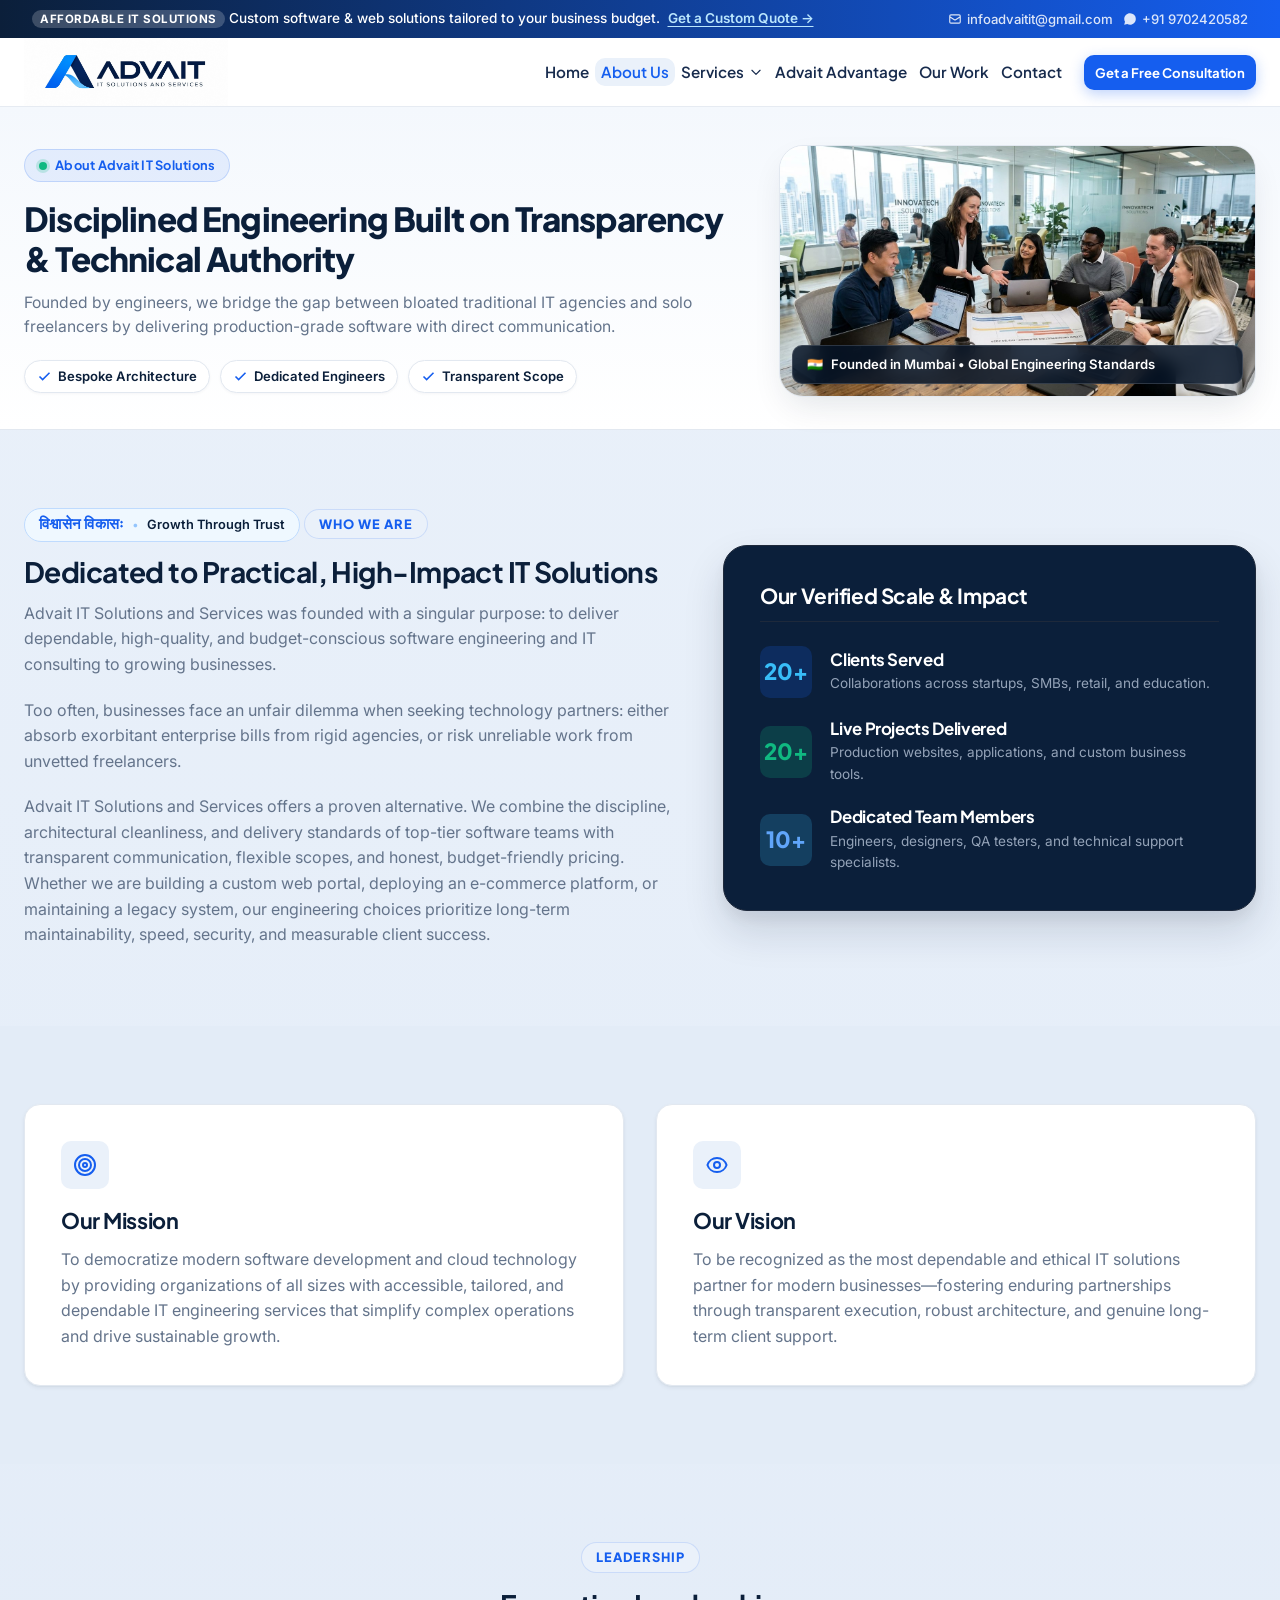
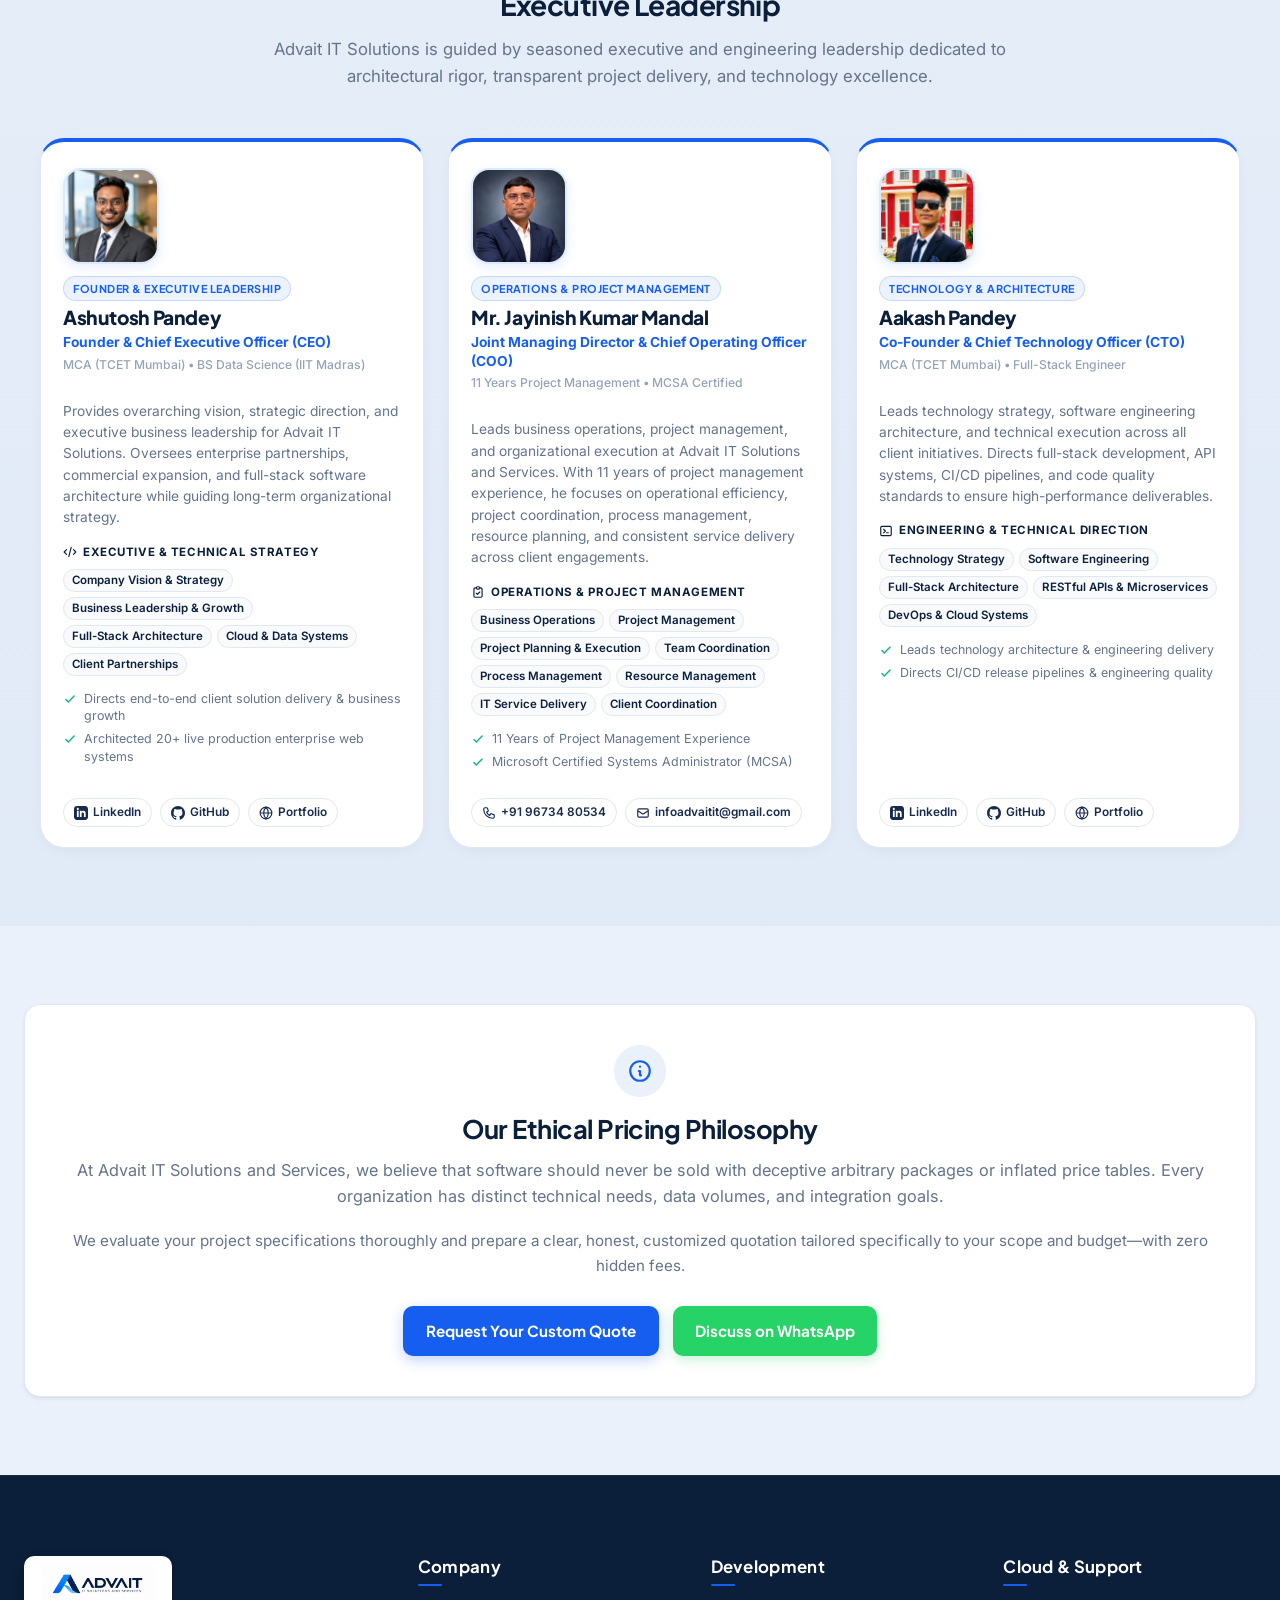
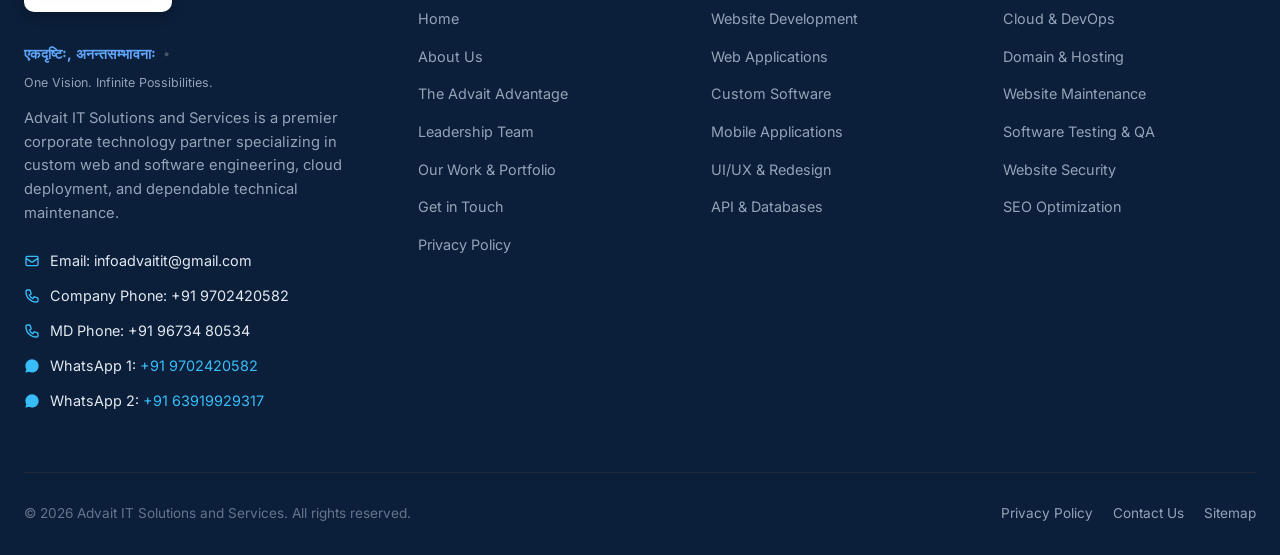
<file: about.html>
<!DOCTYPE html>
<html lang="en">

<head>
  <!-- Google tag (gtag.js) -->
  <script async src="https://www.googletagmanager.com/gtag/js?id=G-MNV8W0JCC7"></script>
  <script>
    window.dataLayer = window.dataLayer || [];
    function gtag() { dataLayer.push(arguments); }
    gtag('js', new Date());
    gtag('config', 'G-MNV8W0JCC7');
  </script>
  <meta charset="UTF-8">
  <meta name="viewport" content="width=device-width, initial-scale=1.0">
  <title>About Advait IT Solutions and Services</title>
  <meta name="description"
    content="Learn about Advait IT Solutions and Services in Mumbai, our leadership (Founder & CEO Ashutosh Pandey, Joint Managing Director & COO Mr. Jayinish Kumar Mandal, and Co-Founder & CTO Aakash Pandey), and our custom software engineering vision.">
  <meta name="keywords"
    content="About Advait IT Solutions, Jayinish Kumar Mandal, Ashutosh Pandey, Aakash Pandey, IT consulting leadership, software engineering team, affordable IT services">
  <meta name="author" content="Advait IT Solutions and Services">
  <meta name="robots" content="index, follow">

  <link rel="canonical" href="https://advaititsolutions.com/about.html">

  <meta property="og:type" content="website">
  <meta property="og:url" content="https://advaititsolutions.com/about.html">
  <meta property="og:title" content="About Advait IT Solutions and Services">
  <meta property="og:description"
    content="Discover our Mumbai-based executive leadership, industry expertise, and commitment to delivering high-performance, affordable custom software.">
  <meta property="og:image" content="https://advaititsolutions.com/assets/images/about-corporate-team.jpg">
  <meta property="og:site_name" content="Advait IT Solutions and Services">
  <meta property="og:locale" content="en_IN">
  <meta property="og:image:width" content="1200">
  <meta property="og:image:height" content="630">
  <meta property="og:image:alt" content="Advait IT Solutions and Services Leadership Team in Mumbai">

  <meta name="twitter:card" content="summary_large_image">
  <meta name="twitter:title" content="About Advait IT Solutions and Services">
  <meta name="twitter:description"
    content="Discover our Mumbai-based executive leadership, industry expertise, and commitment to delivering high-performance, affordable custom software.">
  <meta name="twitter:image" content="https://advaititsolutions.com/assets/images/about-corporate-team.jpg">

  <link rel="icon" type="image/svg+xml" href="favicon.svg">

  <!-- Google Fonts Preconnect & Stylesheet -->
  <link rel="preconnect" href="https://fonts.googleapis.com">
  <link rel="preconnect" href="https://fonts.gstatic.com" crossorigin>
  <link rel="stylesheet"
    href="https://fonts.googleapis.com/css2?family=Plus+Jakarta+Sans:wght@400;500;600;700;800&family=Inter:wght@400;500;600;700&family=Noto+Sans+Devanagari:wght@400;500;600;700&family=JetBrains+Mono:wght@400;500;600&display=swap">

  <link rel="stylesheet" href="css/style.css">
  <link rel="stylesheet" href="css/animations.css">
  <link rel="stylesheet" href="css/responsive.css">

  <!-- JSON-LD: BreadcrumbList and AboutPage Graph -->
  <script type="application/ld+json">
  {
    "@context": "https://schema.org",
    "@graph": [
      {
        "@type": "BreadcrumbList",
        "itemListElement": [
          {
            "@type": "ListItem",
            "position": 1,
            "name": "Home",
            "item": "https://advaititsolutions.com/"
          },
          {
            "@type": "ListItem",
            "position": 2,
            "name": "About Us",
            "item": "https://advaititsolutions.com/about.html"
          }
        ]
      },
      {
        "@type": "AboutPage",
        "@id": "https://advaititsolutions.com/about.html#about",
        "url": "https://advaititsolutions.com/about.html",
        "name": "About Advait IT Solutions and Services",
        "description": "Overview of Advait IT Solutions and Services, an IT company based in Mumbai governed by Founder & CEO Ashutosh Pandey, Joint Managing Director & COO Mr. Jayinish Kumar Mandal, and Co-Founder & CTO Aakash Pandey.",
        "publisher": {
          "@type": "Organization",
          "name": "Advait IT Solutions and Services",
          "url": "https://advaititsolutions.com/"
        }
      }
    ]
  }
  </script>
</head>

<body class="inner-page">
  <a href="#mainContent" class="skip-link">Skip to main content</a>

  <!-- Centered Constrained Corporate Site Wrapper -->
  <div class="site-wrapper">
    <!-- Announcement Strip -->
    <div class="announcement-strip">
      <div class="container announcement-inner">
        <div>
          <span class="announcement-badge">Affordable IT Solutions</span>
          <span>Custom software &amp; web solutions tailored to your business budget.</span>
          <a href="contact.html" class="announcement-link">Get a Custom Quote &rarr;</a>
        </div>
        <div class="announcement-contacts">
          <a href="mailto:infoadvaitit@gmail.com" title="Email Us">
            <svg width="14" height="14" fill="none" viewBox="0 0 24 24" stroke="currentColor" stroke-width="2">
              <path stroke-linecap="round" stroke-linejoin="round"
                d="M3 8l7.89 5.26a2 2 0 002.22 0L21 8M5 19h14a2 2 0 002-2V7a2 2 0 00-2-2H5a2 2 0 00-2 2v10a2 2 0 002 2z" />
            </svg>
            infoadvaitit@gmail.com
          </a>
          <a href="https://wa.me/919702420582" target="_blank" rel="noopener noreferrer" title="WhatsApp Us">
            <svg width="14" height="14" fill="currentColor" viewBox="0 0 24 24">
              <path
                d="M12.04 2c-5.46 0-9.91 4.45-9.91 9.91 0 1.75.46 3.45 1.32 4.95L2.05 22l5.25-1.38c1.45.79 3.08 1.21 4.74 1.21 5.46 0 9.91-4.45 9.91-9.91 0-2.65-1.03-5.14-2.9-7.01A9.816 9.816 0 0012.04 2z" />
            </svg>
            +91 9702420582
          </a>
        </div>
      </div>
    </div>

    <!-- Main Header -->
    <header class="site-header" role="banner">
      <div class="container">
        <nav class="navbar" aria-label="Main Navigation">
          <a href="index.html" class="navbar-brand" aria-label="Advait IT Solutions and Services Homepage">
            <img src="assets/logos/logo.jpg" alt="Advait IT Solutions and Services Logo" class="brand-logo-img"
              width="138" height="46">
          </a>

          <ul class="nav-menu" id="primaryNav">
            <li class="nav-item">
              <a href="index.html" class="nav-link">Home</a>
            </li>
            <li class="nav-item">
              <a href="about.html" class="nav-link active">About Us</a>
            </li>
            <li class="nav-item dropdown">
              <a href="services.html" class="nav-link dropdown-toggle" aria-haspopup="true" aria-expanded="false">
                Services
                <svg class="chevron" width="14" height="14" viewBox="0 0 24 24" fill="none" stroke="currentColor"
                  stroke-width="2">
                  <path stroke-linecap="round" stroke-linejoin="round" d="M19 9l-7 7-7-7" />
                </svg>
              </a>
              <div class="dropdown-menu" role="menu">
                <div class="dropdown-grid">
                  <a href="services.html#web-dev" class="dropdown-link-card" role="menuitem">
                    <div class="dropdown-icon">
                      <svg width="18" height="18" fill="none" viewBox="0 0 24 24" stroke="currentColor"
                        stroke-width="2">
                        <rect x="2" y="3" width="20" height="14" rx="2" />
                        <line x1="8" y1="21" x2="16" y2="21" />
                        <line x1="12" y1="17" x2="12" y2="21" />
                      </svg>
                    </div>
                    <div class="dropdown-text">
                      <h4>Website Development</h4>
                      <p>Corporate, portfolio, landing pages &amp; e-commerce.</p>
                    </div>
                  </a>

                  <a href="services.html#web-apps" class="dropdown-link-card" role="menuitem">
                    <div class="dropdown-icon">
                      <svg width="18" height="18" fill="none" viewBox="0 0 24 24" stroke="currentColor"
                        stroke-width="2">
                        <polygon points="12 2 2 7 12 12 22 7 12 2" />
                        <polyline points="2 17 12 22 22 17" />
                        <polyline points="2 12 12 17 22 12" />
                      </svg>
                    </div>
                    <div class="dropdown-text">
                      <h4>Web Applications</h4>
                      <p>Portals, dashboards &amp; automated workflows.</p>
                    </div>
                  </a>

                  <a href="services.html#software-dev" class="dropdown-link-card" role="menuitem">
                    <div class="dropdown-icon">
                      <svg width="18" height="18" fill="none" viewBox="0 0 24 24" stroke="currentColor"
                        stroke-width="2">
                        <polyline points="16 18 22 12 16 6" />
                        <polyline points="8 6 2 12 8 18" />
                      </svg>
                    </div>
                    <div class="dropdown-text">
                      <h4>Software Engineering</h4>
                      <p>Custom business software &amp; internal tools.</p>
                    </div>
                  </a>

                  <a href="services.html#mobile-dev" class="dropdown-link-card" role="menuitem">
                    <div class="dropdown-icon">
                      <svg width="18" height="18" fill="none" viewBox="0 0 24 24" stroke="currentColor"
                        stroke-width="2">
                        <rect x="5" y="2" width="14" height="20" rx="2" />
                        <line x1="12" y1="18" x2="12.01" y2="18" />
                      </svg>
                    </div>
                    <div class="dropdown-text">
                      <h4>Mobile Applications</h4>
                      <p>Android &amp; iOS responsive cross-platform apps.</p>
                    </div>
                  </a>

                  <a href="services.html#cloud-devops" class="dropdown-link-card" role="menuitem">
                    <div class="dropdown-icon">
                      <svg width="18" height="18" fill="none" viewBox="0 0 24 24" stroke="currentColor"
                        stroke-width="2">
                        <path d="M18 10h-1.26A8 8 0 109 20h9a5 5 0 000-10z" />
                      </svg>
                    </div>
                    <div class="dropdown-text">
                      <h4>Cloud &amp; Deployment</h4>
                      <p>Domain, hosting, CI/CD, SSL &amp; production release.</p>
                    </div>
                  </a>

                  <a href="services.html#maintenance" class="dropdown-link-card" role="menuitem">
                    <div class="dropdown-icon">
                      <svg width="18" height="18" fill="none" viewBox="0 0 24 24" stroke="currentColor"
                        stroke-width="2">
                        <path
                          d="M14.7 6.3a1 1 0 000 1.4l1.6 1.6a1 1 0 001.4 0l3.77-3.77a6 6 0 01-7.94 7.94l-6.91 6.91a2.12 2.12 0 01-3-3l6.91-6.91a6 6 0 017.94-7.94l-3.76 3.76z" />
                      </svg>
                    </div>
                    <div class="dropdown-text">
                      <h4>Maintenance &amp; Support</h4>
                      <p>Bug fixes, updates, backups &amp; long-term health.</p>
                    </div>
                  </a>
                </div>

                <div class="dropdown-footer">
                  <span>Explore all 14 specialized IT service areas</span>
                  <a href="services.html" class="service-card-link">
                    View Full Services List &rarr;
                  </a>
                </div>
              </div>
            </li>
            <li class="nav-item">
              <a href="advait-advantage.html" class="nav-link">Advait Advantage</a>
            </li>
            <li class="nav-item">
              <a href="projects.html" class="nav-link">Our Work</a>
            </li>
            <li class="nav-item">
              <a href="contact.html" class="nav-link">Contact</a>
            </li>
            <li class="mobile-nav-cta">
              <a href="contact.html" class="btn btn-primary btn-sm">Get a Free Consultation</a>
              <a href="https://wa.me/919702420582?text=Hello%20Advait%20IT%20Solutions%2C%20I%20would%20like%20to%20discuss%20a%20project."
                class="btn btn-whatsapp btn-sm" target="_blank" rel="noopener noreferrer">
                Chat on WhatsApp
              </a>
            </li>
          </ul>

          <div class="nav-actions">
            <a href="contact.html" class="btn btn-primary btn-sm">Get a Free Consultation</a>
            <button class="hamburger-btn" aria-label="Toggle navigation menu" aria-expanded="false"
              aria-controls="primaryNav">
              <svg width="24" height="24" viewBox="0 0 24 24" fill="none" stroke="currentColor" stroke-width="2">
                <path stroke-linecap="round" stroke-linejoin="round" d="M4 6h16M4 12h16M4 18h16" />
              </svg>
            </button>
          </div>
        </nav>
      </div>
    </header>

    <main id="mainContent">
      <!-- Enterprise Split Hero -->
      <section class="advait-inner-hero advait-about-hero" aria-label="About Advait IT Solutions">
        <div class="container">
          <div class="inner-hero-split">
            <div class="inner-hero-content">
              <div class="hero-status-pill">
                <span class="hero-status-dot pulse-green" aria-hidden="true"></span>
                <span>About Advait IT Solutions</span>
              </div>
              <h1 class="inner-hero-title">
                Disciplined Engineering Built on Transparency &amp; Technical Authority
              </h1>
              <p class="inner-hero-lead">
                Founded by engineers, we bridge the gap between bloated traditional IT agencies and solo freelancers by
                delivering production-grade software with direct communication.
              </p>
              <div class="inner-hero-highlights">
                <div class="inner-highlight-pill">
                  <svg width="15" height="15" fill="none" viewBox="0 0 24 24" stroke="currentColor" stroke-width="2.5">
                    <polyline points="20 6 9 17 4 12" />
                  </svg>
                  <span>Bespoke Architecture</span>
                </div>
                <div class="inner-highlight-pill">
                  <svg width="15" height="15" fill="none" viewBox="0 0 24 24" stroke="currentColor" stroke-width="2.5">
                    <polyline points="20 6 9 17 4 12" />
                  </svg>
                  <span>Dedicated Engineers</span>
                </div>
                <div class="inner-highlight-pill">
                  <svg width="15" height="15" fill="none" viewBox="0 0 24 24" stroke="currentColor" stroke-width="2.5">
                    <polyline points="20 6 9 17 4 12" />
                  </svg>
                  <span>Transparent Scope</span>
                </div>
              </div>
            </div>
            <div class="inner-hero-media">
              <div class="about-hero-frame">
                <img src="assets/images/about-corporate-team.jpg"
                  alt="Advait IT Solutions software engineering team collaborating on architecture" width="480"
                  height="280" class="about-hero-img" loading="eager">
                <div class="about-hero-badge">
                  <span class="about-badge-flag">🇮🇳</span>
                  <span>Founded in Mumbai • Global Engineering Standards</span>
                </div>
              </div>
            </div>
          </div>
        </div>
      </section>

      <!-- Company Story & Philosophy -->
      <section class="section">
        <div class="container">
          <div class="about-story-grid">
            <div class="reveal">
              <div class="about-sanskrit-kicker" aria-label="Advait Trust Tagline">
                <span class="sanskrit-devanagari" lang="sa">विश्वासेन विकासः</span>
                <span class="sanskrit-sep" aria-hidden="true">•</span>
                <span class="sanskrit-trans">Growth Through Trust</span>
              </div>
              <span class="section-kicker">Who We Are</span>
              <h2>Dedicated to Practical, High-Impact IT Solutions</h2>

              <p class="mb-4">
                Advait IT Solutions and Services was founded with a singular purpose: to deliver dependable,
                high-quality, and budget-conscious software engineering and IT consulting to growing businesses.
              </p>
              <p class="mb-4">
                Too often, businesses face an unfair dilemma when seeking technology partners: either absorb exorbitant
                enterprise bills from rigid agencies, or risk unreliable work from unvetted freelancers.
              </p>
              <p>
                Advait IT Solutions and Services offers a proven alternative. We combine the discipline, architectural
                cleanliness, and delivery standards of top-tier software teams with transparent communication, flexible
                scopes, and honest, budget-friendly pricing. Whether we are building a custom web portal, deploying an
                e-commerce platform, or maintaining a legacy system, our engineering choices prioritize long-term
                maintainability, speed, security, and measurable client success.
              </p>
            </div>

            <!-- Verified Stats Card -->
            <div class="about-scale-card reveal reveal-delay-2">
              <h3 class="about-scale-header">
                Our Verified Scale &amp; Impact
              </h3>

              <div class="about-scale-list">
                <div class="about-scale-item">
                  <div class="about-scale-badge clients">
                    20+
                  </div>
                  <div>
                    <h4 class="about-scale-title">Clients Served</h4>
                    <p class="about-scale-desc">Collaborations across startups, SMBs, retail, and education.</p>
                  </div>
                </div>

                <div class="about-scale-item">
                  <div class="about-scale-badge projects">
                    20+
                  </div>
                  <div>
                    <h4 class="about-scale-title">Live Projects Delivered</h4>
                    <p class="about-scale-desc">Production websites, applications, and custom business tools.</p>
                  </div>
                </div>

                <div class="about-scale-item">
                  <div class="about-scale-badge team">
                    10+
                  </div>
                  <div>
                    <h4 class="about-scale-title">Dedicated Team Members</h4>
                    <p class="about-scale-desc">Engineers, designers, QA testers, and technical support specialists.</p>
                  </div>
                </div>
              </div>
            </div>
          </div>
        </div>
      </section>

      <!-- Mission & Vision -->
      <section class="section section-subtle">
        <div class="container">
          <div class="about-mission-grid">
            <!-- Mission -->
            <div class="about-mission-card reveal reveal-delay-1">
              <div class="about-mission-icon">
                <svg width="24" height="24" fill="none" viewBox="0 0 24 24" stroke="currentColor" stroke-width="2">
                  <circle cx="12" cy="12" r="10" />
                  <circle cx="12" cy="12" r="6" />
                  <circle cx="12" cy="12" r="2" />
                </svg>
              </div>
              <h3 class="about-mission-title">Our Mission</h3>
              <p>
                To democratize modern software development and cloud technology by providing organizations of all sizes
                with accessible, tailored, and dependable IT engineering services that simplify complex operations and
                drive sustainable growth.
              </p>
            </div>

            <!-- Vision -->
            <div class="about-mission-card reveal reveal-delay-2">
              <div class="about-mission-icon">
                <svg width="24" height="24" fill="none" viewBox="0 0 24 24" stroke="currentColor" stroke-width="2">
                  <path d="M15 12a3 3 0 11-6 0 3 3 0 016 0z" />
                  <path
                    d="M2.458 12C3.732 7.943 7.523 5 12 5c4.478 0 8.268 2.943 9.542 7-1.274 4.057-5.064 7-9.542 7-4.477 0-8.268-2.943-9.542-7z" />
                </svg>
              </div>
              <h3 class="about-mission-title">Our Vision</h3>
              <p>
                To be recognized as the most dependable and ethical IT solutions partner for modern
                businesses&mdash;fostering enduring partnerships through transparent execution, robust architecture, and
                genuine long-term client support.
              </p>
            </div>
          </div>
        </div>
      </section>

      <!-- Leadership Profiles -->
      <section class="section" id="leadership" aria-labelledby="leadershipTitle">
        <div class="container">
          <div class="section-header">
            <span class="section-kicker">Leadership</span>
            <h2 id="leadershipTitle">Executive Leadership</h2>
            <p class="section-subtitle">
              Advait IT Solutions is guided by seasoned executive and engineering leadership dedicated to architectural
              rigor, transparent project delivery, and technology excellence.
            </p>
          </div>

          <div class="advait-leadership-grid">
            <!-- 1. Founder & CEO: Ashutosh Pandey -->
            <article class="advait-leader-card" aria-labelledby="leaderAshutosh">
              <div>
                <div class="advait-leader-header">
                  <div class="advait-leader-avatar-wrap">
                    <picture>
                      <source srcset="assets/images/founder-ashutosh.webp" type="image/webp">
                      <img src="assets/images/founder-ashutosh.png"
                        alt="Ashutosh Pandey — Founder &amp; CEO of Advait IT Solutions and Services" width="96"
                        height="96" class="advait-leader-avatar" loading="lazy">
                    </picture>
                  </div>
                  <div class="advait-leader-header-info">
                    <span class="advait-leader-badge">Founder &amp; Executive Leadership</span>
                    <h3 class="advait-leader-name" id="leaderAshutosh">Ashutosh Pandey</h3>
                    <div class="advait-leader-role">Founder &amp; Chief Executive Officer (CEO)</div>
                    <div class="advait-leader-creds">MCA (TCET Mumbai) • BS Data Science (IIT Madras)</div>
                  </div>
                </div>

                <p class="advait-leader-bio">
                  Provides overarching vision, strategic direction, and executive business leadership for Advait IT
                  Solutions. Oversees enterprise partnerships, commercial expansion, and full-stack software
                  architecture while guiding long-term organizational strategy.
                </p>

                <div class="advait-leader-focus-title">
                  <svg width="14" height="14" fill="none" viewBox="0 0 24 24" stroke="currentColor" stroke-width="2"
                    aria-hidden="true">
                    <path stroke-linecap="round" stroke-linejoin="round" d="M10 20l4-16m4 4l4 4-4 4M6 16l-4-4 4-4" />
                  </svg>
                  <span>Executive &amp; Technical Strategy</span>
                </div>
                <div class="advait-leader-tags">
                  <span class="advait-leader-tag">Company Vision &amp; Strategy</span>
                  <span class="advait-leader-tag">Business Leadership &amp; Growth</span>
                  <span class="advait-leader-tag">Full-Stack Architecture</span>
                  <span class="advait-leader-tag">Cloud &amp; Data Systems</span>
                  <span class="advait-leader-tag">Client Partnerships</span>
                </div>

                <ul class="advait-leader-highlights">
                  <li>
                    <svg width="14" height="14" fill="none" viewBox="0 0 24 24" stroke="currentColor" stroke-width="2.5"
                      aria-hidden="true">
                      <path stroke-linecap="round" stroke-linejoin="round" d="M5 13l4 4L19 7" />
                    </svg>
                    <span>Directs end-to-end client solution delivery &amp; business growth</span>
                  </li>
                  <li>
                    <svg width="14" height="14" fill="none" viewBox="0 0 24 24" stroke="currentColor" stroke-width="2.5"
                      aria-hidden="true">
                      <path stroke-linecap="round" stroke-linejoin="round" d="M5 13l4 4L19 7" />
                    </svg>
                    <span>Architected 20+ live production enterprise web systems</span>
                  </li>
                </ul>
              </div>

              <div class="advait-leader-socials">
                <a href="https://www.linkedin.com/in/ashutoshpandey34/" target="_blank" rel="noopener noreferrer"
                  class="advait-social-pill" aria-label="Ashutosh Pandey on LinkedIn">
                  <svg width="14" height="14" fill="currentColor" viewBox="0 0 24 24" aria-hidden="true">
                    <path
                      d="M19 0h-14c-2.761 0-5 2.239-5 5v14c0 2.761 2.239 5 5 5h14c2.762 0 5-2.239 5-5v-14c0-2.761-2.238-5-5-5zm-11 19h-3v-11h3v11zm-1.5-12.268c-.966 0-1.75-.79-1.75-1.764s.784-1.764 1.75-1.764 1.75.79 1.75 1.764-.783 1.764-1.75 1.764zm13.5 12.268h-3v-5.604c0-3.368-4-3.113-4 0v5.604h-3v-11h3v1.765c1.396-2.586 7-2.777 7 2.476v6.759z" />
                  </svg>
                  <span>LinkedIn</span>
                </a>
                <a href="https://github.com/ashutosh7034" target="_blank" rel="noopener noreferrer"
                  class="advait-social-pill" aria-label="Ashutosh Pandey on GitHub">
                  <svg width="14" height="14" fill="currentColor" viewBox="0 0 24 24" aria-hidden="true">
                    <path
                      d="M12 0c-6.626 0-12 5.373-12 12 0 5.302 3.438 9.8 8.207 11.387.599.111.793-.261.793-.577v-2.234c-3.338.726-4.033-1.416-4.033-1.416-.546-1.387-1.333-1.756-1.333-1.756-1.089-.745.083-.729.083-.729 1.205.084 1.839 1.237 1.839 1.237 1.07 1.834 2.807 1.304 3.492.997.107-.775.418-1.305.762-1.604-2.665-.305-5.467-1.334-5.467-5.931 0-1.311.469-2.381 1.236-3.221-.124-.303-.535-1.524.117-3.176 0 0 1.008-.322 3.301 1.23.957-.266 1.983-.399 3.003-.404 1.02.005 2.047.138 3.006.404 2.291-1.552 3.297-1.23 3.297-1.23.653 1.653.242 2.874.118 3.176.77.84 1.235 1.911 1.235 3.221 0 4.609-2.807 5.624-5.479 5.921.43.372.823 1.102.823 2.222v3.293c0 .319.192.694.801.576 4.765-1.589 8.199-6.086 8.199-11.386 0-6.627-5.373-12-12-12z" />
                  </svg>
                  <span>GitHub</span>
                </a>
                <a href="https://ashutoshpandey34.netlify.app/" target="_blank" rel="noopener noreferrer"
                  class="advait-social-pill" aria-label="Ashutosh Pandey Portfolio">
                  <svg width="14" height="14" fill="none" viewBox="0 0 24 24" stroke="currentColor" stroke-width="2"
                    aria-hidden="true">
                    <circle cx="12" cy="12" r="10" />
                    <path
                      d="M2 12h20M12 2a15.3 15.3 0 0 1 4 10 15.3 15.3 0 0 1-4 10 15.3 15.3 0 0 1-4-10 15.3 15.3 0 0 1 4-10z" />
                  </svg>
                  <span>Portfolio</span>
                </a>
              </div>
            </article>

            <!-- 2. Joint MD & COO: Mr. Jayinish Kumar Mandal -->
            <article class="advait-leader-card" id="md-profile" aria-labelledby="leaderMandal">
              <div>
                <div class="advait-leader-header">
                  <div class="advait-leader-avatar-wrap">
                    <picture>
                      <source srcset="assets/images/md-jayinish-mandal.webp" type="image/webp">
                      <img src="assets/images/md-jayinish-mandal.jpg"
                        alt="Mr. Jayinish Kumar Mandal — Joint Managing Director &amp; COO, Advait IT Solutions and Services"
                        width="96" height="96" class="advait-leader-avatar" loading="lazy">
                    </picture>
                  </div>
                  <div class="advait-leader-header-info">
                    <span class="advait-leader-badge">Operations &amp; Project Management</span>
                    <h3 class="advait-leader-name" id="leaderMandal">Mr. Jayinish Kumar Mandal</h3>
                    <div class="advait-leader-role">Joint Managing Director &amp; Chief Operating Officer (COO)</div>
                    <div class="advait-leader-creds">11 Years Project Management • MCSA Certified</div>
                  </div>
                </div>

                <p class="advait-leader-bio">
                  Leads business operations, project management, and organizational execution at Advait IT Solutions and
                  Services. With 11 years of project management experience, he focuses on operational efficiency,
                  project coordination, process management, resource planning, and consistent service delivery across
                  client engagements.
                </p>

                <div class="advait-leader-focus-title">
                  <svg width="14" height="14" fill="none" viewBox="0 0 24 24" stroke="currentColor" stroke-width="2"
                    aria-hidden="true">
                    <path stroke-linecap="round" stroke-linejoin="round"
                      d="M9 5H7a2 2 0 00-2 2v12a2 2 0 002 2h10a2 2 0 002-2V7a2 2 0 00-2-2h-2M9 5a2 2 0 002 2h2a2 2 0 002-2M9 5a2 2 0 012-2h2a2 2 0 012 2m-6 9l2 2 4-4" />
                  </svg>
                  <span>Operations &amp; Project Management</span>
                </div>
                <div class="advait-leader-tags">
                  <span class="advait-leader-tag">Business Operations</span>
                  <span class="advait-leader-tag">Project Management</span>
                  <span class="advait-leader-tag">Project Planning &amp; Execution</span>
                  <span class="advait-leader-tag">Team Coordination</span>
                  <span class="advait-leader-tag">Process Management</span>
                  <span class="advait-leader-tag">Resource Management</span>
                  <span class="advait-leader-tag">IT Service Delivery</span>
                  <span class="advait-leader-tag">Client Coordination</span>
                </div>

                <ul class="advait-leader-highlights">
                  <li>
                    <svg width="14" height="14" fill="none" viewBox="0 0 24 24" stroke="currentColor" stroke-width="2.5"
                      aria-hidden="true">
                      <path stroke-linecap="round" stroke-linejoin="round" d="M5 13l4 4L19 7" />
                    </svg>
                    <span>11 Years of Project Management Experience</span>
                  </li>
                  <li>
                    <svg width="14" height="14" fill="none" viewBox="0 0 24 24" stroke="currentColor" stroke-width="2.5"
                      aria-hidden="true">
                      <path stroke-linecap="round" stroke-linejoin="round" d="M5 13l4 4L19 7" />
                    </svg>
                    <span>Microsoft Certified Systems Administrator (MCSA)</span>
                  </li>
                </ul>
              </div>

              <div class="advait-leader-socials" aria-label="Direct Contact">
                <a href="tel:9673480534" class="advait-social-pill advait-contact-pill"
                  aria-label="Call Mr. Jaynish Kumar Mandal: 9673480534">
                  <svg width="14" height="14" fill="none" viewBox="0 0 24 24" stroke="currentColor" stroke-width="2"
                    aria-hidden="true">
                    <path stroke-linecap="round" stroke-linejoin="round"
                      d="M3 5a2 2 0 012-2h3.28a1 1 0 01.948.684l1.498 4.493a1 1 0 01-.502 1.21l-2.257 1.13a11.042 11.042 0 005.516 5.516l1.13-2.257a1 1 0 011.21-.502l4.493 1.498a1 1 0 01.684.949V19a2 2 0 01-2 2h-1C9.716 21 3 14.284 3 6V5z" />
                  </svg>
                  <span>+91 96734 80534</span>
                </a>
                <a href="mailto:infoadvaitit@gmail.com" class="advait-social-pill advait-contact-pill"
                  aria-label="Email Advait IT Solutions: infoadvaitit@gmail.com">
                  <svg width="14" height="14" fill="none" viewBox="0 0 24 24" stroke="currentColor" stroke-width="2"
                    aria-hidden="true">
                    <path stroke-linecap="round" stroke-linejoin="round"
                      d="M3 8l7.89 5.26a2 2 0 002.22 0L21 8M5 19h14a2 2 0 002-2V7a2 2 0 00-2-2H5a2 2 0 00-2 2v10a2 2 0 002 2z" />
                  </svg>
                  <span>infoadvaitit@gmail.com</span>
                </a>
              </div>
            </article>

            <!-- 3. Co-Founder & CTO: Aakash Pandey -->
            <article class="advait-leader-card" aria-labelledby="leaderAakash">
              <div>
                <div class="advait-leader-header">
                  <div class="advait-leader-avatar-wrap">
                    <picture>
                      <source srcset="assets/images/techlead-aakash.webp" type="image/webp">
                      <img src="assets/images/techlead-aakash.png"
                        alt="Aakash Pandey — Co-Founder &amp; CTO of Advait IT Solutions and Services"
                        width="96" height="96" class="advait-leader-avatar" loading="lazy">
                    </picture>
                  </div>
                  <div class="advait-leader-header-info">
                    <span class="advait-leader-badge">Technology &amp; Architecture</span>
                    <h3 class="advait-leader-name" id="leaderAakash">Aakash Pandey</h3>
                    <div class="advait-leader-role">Co-Founder &amp; Chief Technology Officer (CTO)</div>
                    <div class="advait-leader-creds">MCA (TCET Mumbai) • Full-Stack Engineer</div>
                  </div>
                </div>

                <p class="advait-leader-bio">
                  Leads technology strategy, software engineering architecture, and technical execution across all
                  client initiatives. Directs full-stack development, API systems, CI/CD pipelines, and code quality
                  standards to ensure high-performance deliverables.
                </p>

                <div class="advait-leader-focus-title">
                  <svg width="14" height="14" fill="none" viewBox="0 0 24 24" stroke="currentColor" stroke-width="2"
                    aria-hidden="true">
                    <path stroke-linecap="round" stroke-linejoin="round"
                      d="M8 9l3 3-3 3m5 0h3M5 20h14a2 2 0 002-2V6a2 2 0 00-2-2H5a2 2 0 00-2 2v12a2 2 0 002 2z" />
                  </svg>
                  <span>Engineering &amp; Technical Direction</span>
                </div>
                <div class="advait-leader-tags">
                  <span class="advait-leader-tag">Technology Strategy</span>
                  <span class="advait-leader-tag">Software Engineering</span>
                  <span class="advait-leader-tag">Full-Stack Architecture</span>
                  <span class="advait-leader-tag">RESTful APIs &amp; Microservices</span>
                  <span class="advait-leader-tag">DevOps &amp; Cloud Systems</span>
                </div>

                <ul class="advait-leader-highlights">
                  <li>
                    <svg width="14" height="14" fill="none" viewBox="0 0 24 24" stroke="currentColor" stroke-width="2.5"
                      aria-hidden="true">
                      <path stroke-linecap="round" stroke-linejoin="round" d="M5 13l4 4L19 7" />
                    </svg>
                    <span>Leads technology architecture &amp; engineering delivery</span>
                  </li>
                  <li>
                    <svg width="14" height="14" fill="none" viewBox="0 0 24 24" stroke="currentColor" stroke-width="2.5"
                      aria-hidden="true">
                      <path stroke-linecap="round" stroke-linejoin="round" d="M5 13l4 4L19 7" />
                    </svg>
                    <span>Directs CI/CD release pipelines &amp; engineering quality</span>
                  </li>
                </ul>
              </div>

              <div class="advait-leader-socials">
                <a href="https://www.linkedin.com/in/aakash-up271309/" target="_blank" rel="noopener noreferrer"
                  class="advait-social-pill" aria-label="Aakash Pandey on LinkedIn">
                  <svg width="14" height="14" fill="currentColor" viewBox="0 0 24 24" aria-hidden="true">
                    <path
                      d="M19 0h-14c-2.761 0-5 2.239-5 5v14c0 2.761 2.239 5 5 5h14c2.762 0 5-2.239 5-5v-14c0-2.761-2.238-5-5-5zm-11 19h-3v-11h3v11zm-1.5-12.268c-.966 0-1.75-.79-1.75-1.764s.784-1.764 1.75-1.764 1.75.79 1.75 1.764-.783 1.764-1.75 1.764zm13.5 12.268h-3v-5.604c0-3.368-4-3.113-4 0v5.604h-3v-11h3v1.765c1.396-2.586 7-2.777 7 2.476v6.759z" />
                  </svg>
                  <span>LinkedIn</span>
                </a>
                <a href="https://github.com/Aakash7999-git" target="_blank" rel="noopener noreferrer"
                  class="advait-social-pill" aria-label="Aakash Pandey on GitHub">
                  <svg width="14" height="14" fill="currentColor" viewBox="0 0 24 24" aria-hidden="true">
                    <path
                      d="M12 0c-6.626 0-12 5.373-12 12 0 5.302 3.438 9.8 8.207 11.387.599.111.793-.261.793-.577v-2.234c-3.338.726-4.033-1.416-4.033-1.416-.546-1.387-1.333-1.756-1.333-1.756-1.089-.745.083-.729.083-.729 1.205.084 1.839 1.237 1.839 1.237 1.07 1.834 2.807 1.304 3.492.997.107-.775.418-1.305.762-1.604-2.665-.305-5.467-1.334-5.467-5.931 0-1.311.469-2.381 1.236-3.221-.124-.303-.535-1.524.117-3.176 0 0 1.008-.322 3.301 1.23.957-.266 1.983-.399 3.003-.404 1.02.005 2.047.138 3.006.404 2.291-1.552 3.297-1.23 3.297-1.23.653 1.653.242 2.874.118 3.176.77.84 1.235 1.911 1.235 3.221 0 4.609-2.807 5.624-5.479 5.921.43.372.823 1.102.823 2.222v3.293c0 .319.192.694.801.576 4.765-1.589 8.199-6.086 8.199-11.386 0-6.627-5.373-12-12-12z" />
                  </svg>
                  <span>GitHub</span>
                </a>
                <a href="https://aakashpandey.netlify.app/" target="_blank" rel="noopener noreferrer"
                  class="advait-social-pill" aria-label="Aakash Pandey Portfolio">
                  <svg width="14" height="14" fill="none" viewBox="0 0 24 24" stroke="currentColor" stroke-width="2"
                    aria-hidden="true">
                    <circle cx="12" cy="12" r="10" />
                    <path
                      d="M2 12h20M12 2a15.3 15.3 0 0 1 4 10 15.3 15.3 0 0 1-4 10 15.3 15.3 0 0 1-4-10 15.3 15.3 0 0 1 4-10z" />
                  </svg>
                  <span>Portfolio</span>
                </a>
              </div>
            </article>
          </div>
        </div>
      </section>

      <!-- Pricing Policy Transparency -->
      <section class="section section-light" aria-labelledby="pricingPolicyTitle">
        <div class="container">
          <div class="about-pricing-box reveal">
            <div class="about-pricing-icon">
              <svg width="26" height="26" fill="none" viewBox="0 0 24 24" stroke="currentColor" stroke-width="2">
                <path stroke-linecap="round" stroke-linejoin="round"
                  d="M13 16h-1v-4h-1m1-4h.01M21 12a9 9 0 11-18 0 9 9 0 0118 0z" />
              </svg>
            </div>
            <h2 id="pricingPolicyTitle" class="about-pricing-title">Our Ethical Pricing Philosophy</h2>
            <p class="about-pricing-lead">
              At Advait IT Solutions and Services, we believe that software should never be sold with deceptive
              arbitrary packages or inflated price tables. Every organization has distinct technical needs, data
              volumes, and integration goals.
            </p>
            <p class="about-pricing-sub">
              We evaluate your project specifications thoroughly and prepare a clear, honest, customized quotation
              tailored specifically to your scope and budget&mdash;with zero hidden fees.
            </p>
            <div class="about-pricing-actions">
              <a href="contact.html" class="btn btn-primary">
                Request Your Custom Quote
              </a>
              <a href="https://wa.me/919702420582?text=Hello%20Advait%20IT%20Solutions%2C%20I%20would%20like%20to%20discuss%20a%20project%20quotation."
                class="btn btn-whatsapp" target="_blank" rel="noopener noreferrer">
                Discuss on WhatsApp
              </a>
            </div>
          </div>
        </div>
      </section>
    </main>

    <!-- Footer -->
    <footer class="site-footer" role="contentinfo">
      <div class="container">
        <div class="footer-top">
          <div class="footer-brand">
            <a href="index.html" class="footer-brand-logo-link" aria-label="Advait IT Solutions Footer Home">
              <img src="assets/logos/logo.jpg" alt="Advait IT Solutions and Services Logo" class="footer-brand-logo"
                width="138" height="46">
            </a>
            <div class="footer-sanskrit-tagline" aria-label="Advait Brand Motto">
              <span class="sanskrit-devanagari" lang="sa">एकदृष्टिः, अनन्तसम्भावनाः</span>
              <span class="sanskrit-sep" aria-hidden="true">•</span>
              <span class="sanskrit-trans">One Vision. Infinite Possibilities.</span>
            </div>
            <p>
              Advait IT Solutions and Services is a premier corporate technology partner specializing in custom web and
              software engineering, cloud deployment, and dependable technical maintenance.
            </p>
            <div class="footer-contacts-list">
              <div class="footer-contact-item">
                <svg width="16" height="16" fill="none" viewBox="0 0 24 24" stroke="currentColor" stroke-width="2"
                  aria-hidden="true">
                  <path stroke-linecap="round" stroke-linejoin="round"
                    d="M3 8l7.89 5.26a2 2 0 002.22 0L21 8M5 19h14a2 2 0 002-2V7a2 2 0 00-2-2H5a2 2 0 00-2 2v10a2 2 0 002 2z" />
                </svg>
                <span>Email: <a href="mailto:infoadvaitit@gmail.com">infoadvaitit@gmail.com</a></span>
              </div>
              <div class="footer-contact-item">
                <svg width="16" height="16" fill="none" viewBox="0 0 24 24" stroke="currentColor" stroke-width="2"
                  aria-hidden="true">
                  <path stroke-linecap="round" stroke-linejoin="round"
                    d="M3 5a2 2 0 012-2h3.28a1 1 0 01.948.684l1.498 4.493a1 1 0 01-.502 1.21l-2.257 1.13a11.042 11.042 0 005.516 5.516l1.13-2.257a1 1 0 011.21-.502l4.493 1.498a1 1 0 01.684.949V19a2 2 0 01-2 2h-1C9.716 21 3 14.284 3 6V5z" />
                </svg>
                <span>Company Phone: <a href="tel:+919702420582">+91 9702420582</a></span>
              </div>
              <div class="footer-contact-item">
                <svg width="16" height="16" fill="none" viewBox="0 0 24 24" stroke="currentColor" stroke-width="2"
                  aria-hidden="true">
                  <path stroke-linecap="round" stroke-linejoin="round"
                    d="M3 5a2 2 0 012-2h3.28a1 1 0 01.948.684l1.498 4.493a1 1 0 01-.502 1.21l-2.257 1.13a11.042 11.042 0 005.516 5.516l1.13-2.257a1 1 0 011.21-.502l4.493 1.498a1 1 0 01.684.949V19a2 2 0 01-2 2h-1C9.716 21 3 14.284 3 6V5z" />
                </svg>
                <span>MD Phone: <a href="tel:+919673480534">+91 96734 80534</a></span>
              </div>
              <div class="footer-contact-item">
                <svg width="16" height="16" fill="currentColor" viewBox="0 0 24 24" aria-hidden="true">
                  <path
                    d="M12.04 2c-5.46 0-9.91 4.45-9.91 9.91 0 1.75.46 3.45 1.32 4.95L2.05 22l5.25-1.38c1.45.79 3.08 1.21 4.74 1.21 5.46 0 9.91-4.45 9.91-9.91 0-2.65-1.03-5.14-2.9-7.01A9.816 9.816 0 0012.04 2z" />
                </svg>
                <span>WhatsApp 1: <a href="https://wa.me/919702420582" target="_blank" rel="noopener noreferrer"
                    class="whatsapp-link">+91 9702420582</a></span>
              </div>
              <div class="footer-contact-item">
                <svg width="16" height="16" fill="currentColor" viewBox="0 0 24 24" aria-hidden="true">
                  <path
                    d="M12.04 2c-5.46 0-9.91 4.45-9.91 9.91 0 1.75.46 3.45 1.32 4.95L2.05 22l5.25-1.38c1.45.79 3.08 1.21 4.74 1.21 5.46 0 9.91-4.45 9.91-9.91 0-2.65-1.03-5.14-2.9-7.01A9.816 9.816 0 0012.04 2z" />
                </svg>
                <span>WhatsApp 2: <a href="https://wa.me/9163919929317" target="_blank" rel="noopener noreferrer"
                    class="whatsapp-link">+91 63919929317</a></span>
              </div>
            </div>
          </div>

          <div class="footer-column">
            <h3>Company</h3>
            <ul class="footer-links">
              <li><a href="index.html">Home</a></li>
              <li><a href="about.html">About Us</a></li>
              <li><a href="advait-advantage.html">The Advait Advantage</a></li>
              <li><a href="about.html#leadership">Leadership Team</a></li>
              <li><a href="projects.html">Our Work &amp; Portfolio</a></li>
              <li><a href="contact.html">Get in Touch</a></li>
              <li><a href="privacy-policy.html">Privacy Policy</a></li>
            </ul>
          </div>

          <div class="footer-column">
            <h3>Development</h3>
            <ul class="footer-links">
              <li><a href="services.html#web-dev">Website Development</a></li>
              <li><a href="services.html#web-apps">Web Applications</a></li>
              <li><a href="services.html#software-dev">Custom Software</a></li>
              <li><a href="services.html#mobile-dev">Mobile Applications</a></li>
              <li><a href="services.html#ui-ux">UI/UX &amp; Redesign</a></li>
              <li><a href="services.html#api-database">API &amp; Databases</a></li>
            </ul>
          </div>

          <div class="footer-column">
            <h3>Cloud &amp; Support</h3>
            <ul class="footer-links">
              <li><a href="services.html#cloud-devops">Cloud &amp; DevOps</a></li>
              <li><a href="services.html#hosting-domain">Domain &amp; Hosting</a></li>
              <li><a href="services.html#maintenance">Website Maintenance</a></li>
              <li><a href="services.html#qa-testing">Software Testing &amp; QA</a></li>
              <li><a href="services.html#cybersecurity">Website Security</a></li>
              <li><a href="services.html#seo-optimization">SEO Optimization</a></li>
            </ul>
          </div>
        </div>

        <div class="footer-bottom">
          <div>
            &copy; <span class="dynamic-year">2026</span> Advait IT Solutions and Services. All rights reserved.
          </div>
          <div class="footer-bottom-links">
            <a href="privacy-policy.html">Privacy Policy</a>
            <a href="contact.html">Contact Us</a>
            <a href="sitemap.xml">Sitemap</a>
          </div>
        </div>
      </div>
    </footer>
  </div><!-- /.site-wrapper -->

  <button class="scroll-top-btn" aria-label="Scroll to top of page">
    <svg width="20" height="20" fill="none" viewBox="0 0 24 24" stroke="currentColor" stroke-width="2.5">
      <path stroke-linecap="round" stroke-linejoin="round" d="M5 10l7-7m0 0l7 7m-7-7v18" />
    </svg>
  </button>

  <script src="js/main.js"></script>
  <script src="js/interactions.js"></script>
</body>

</html>
</file>
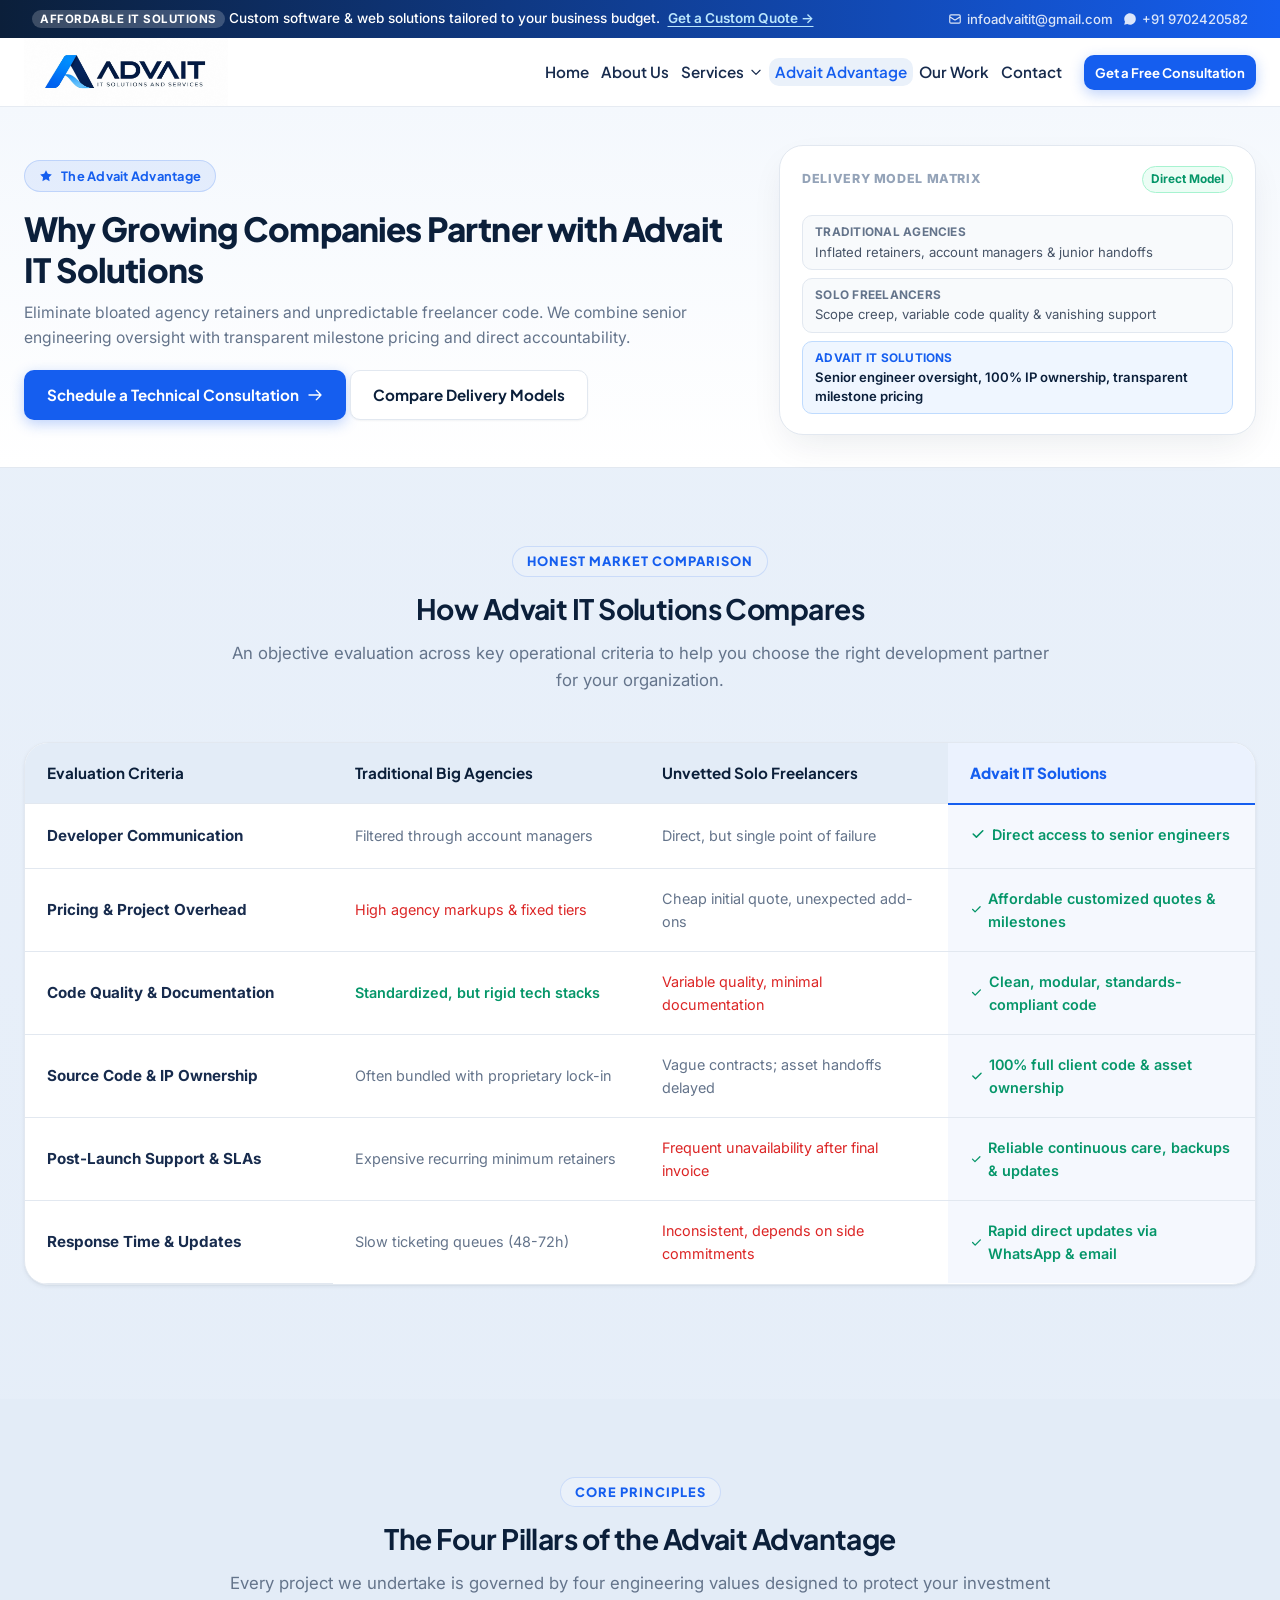
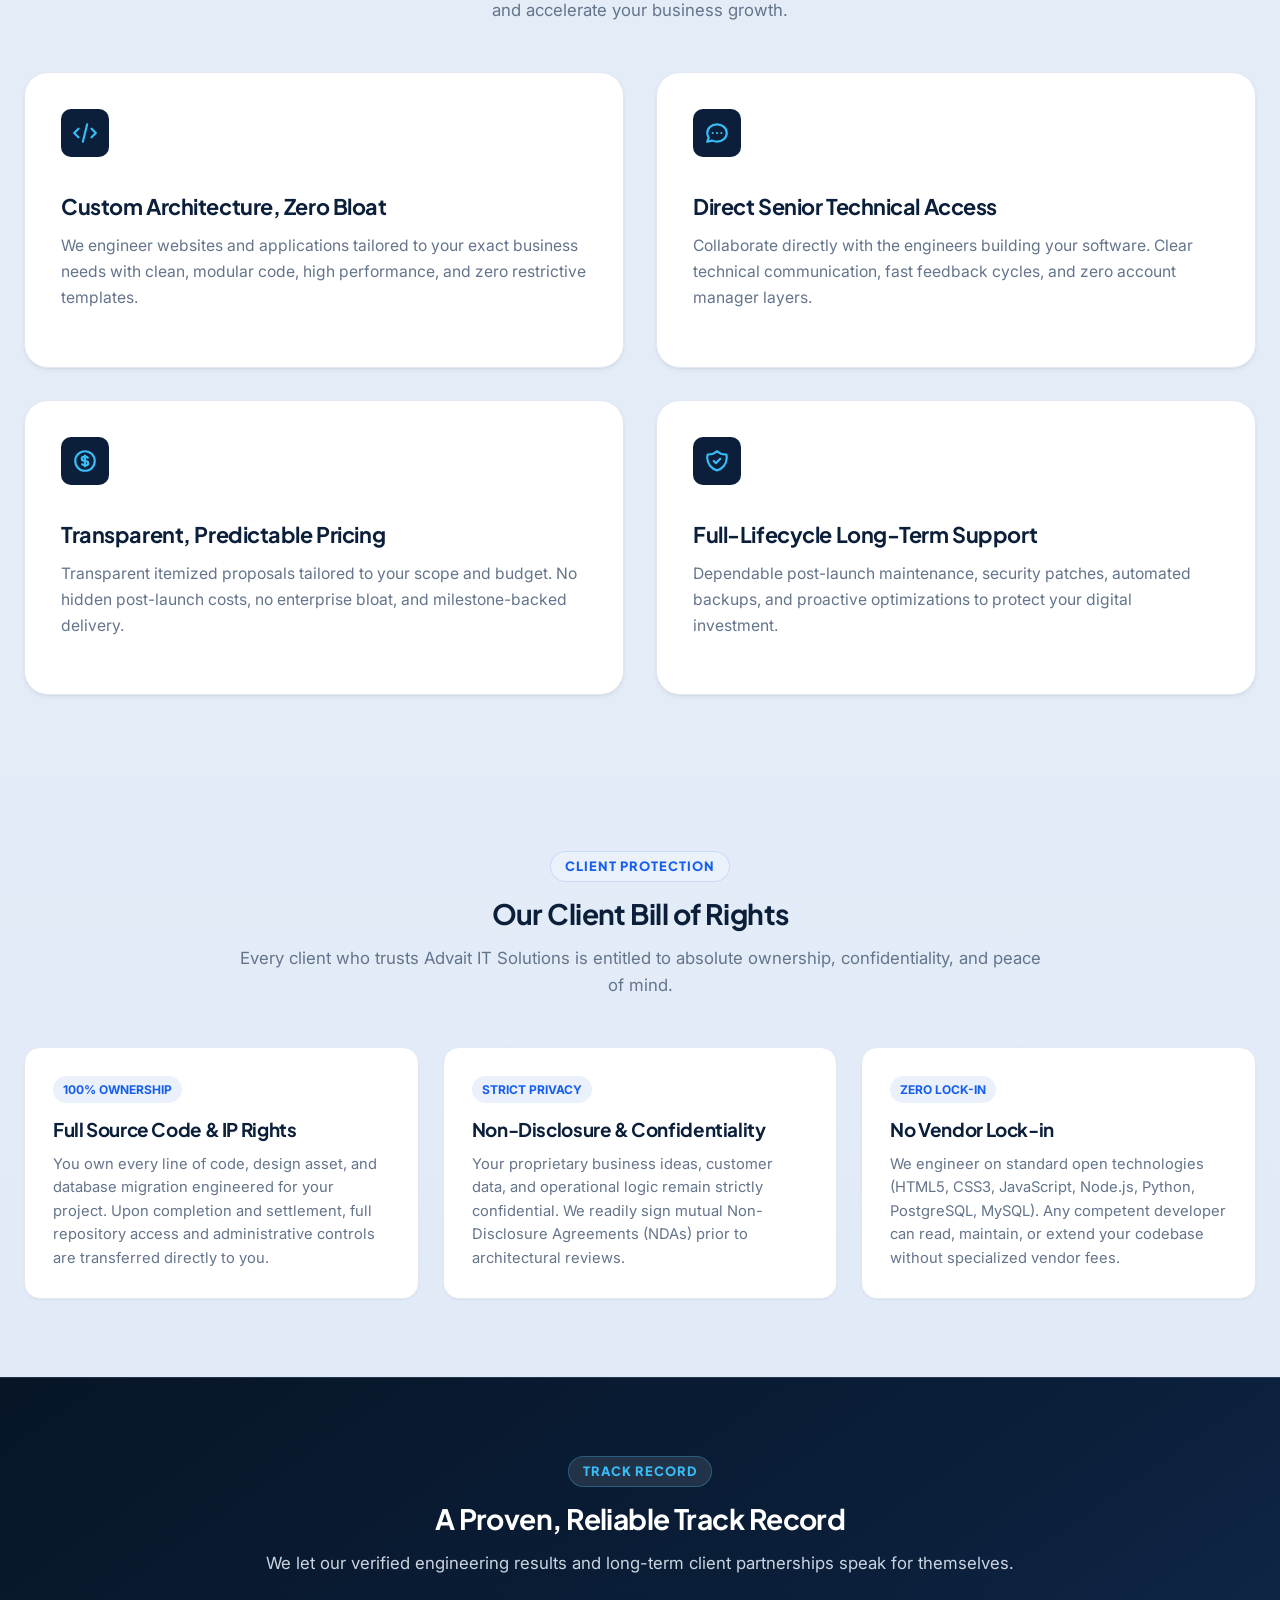
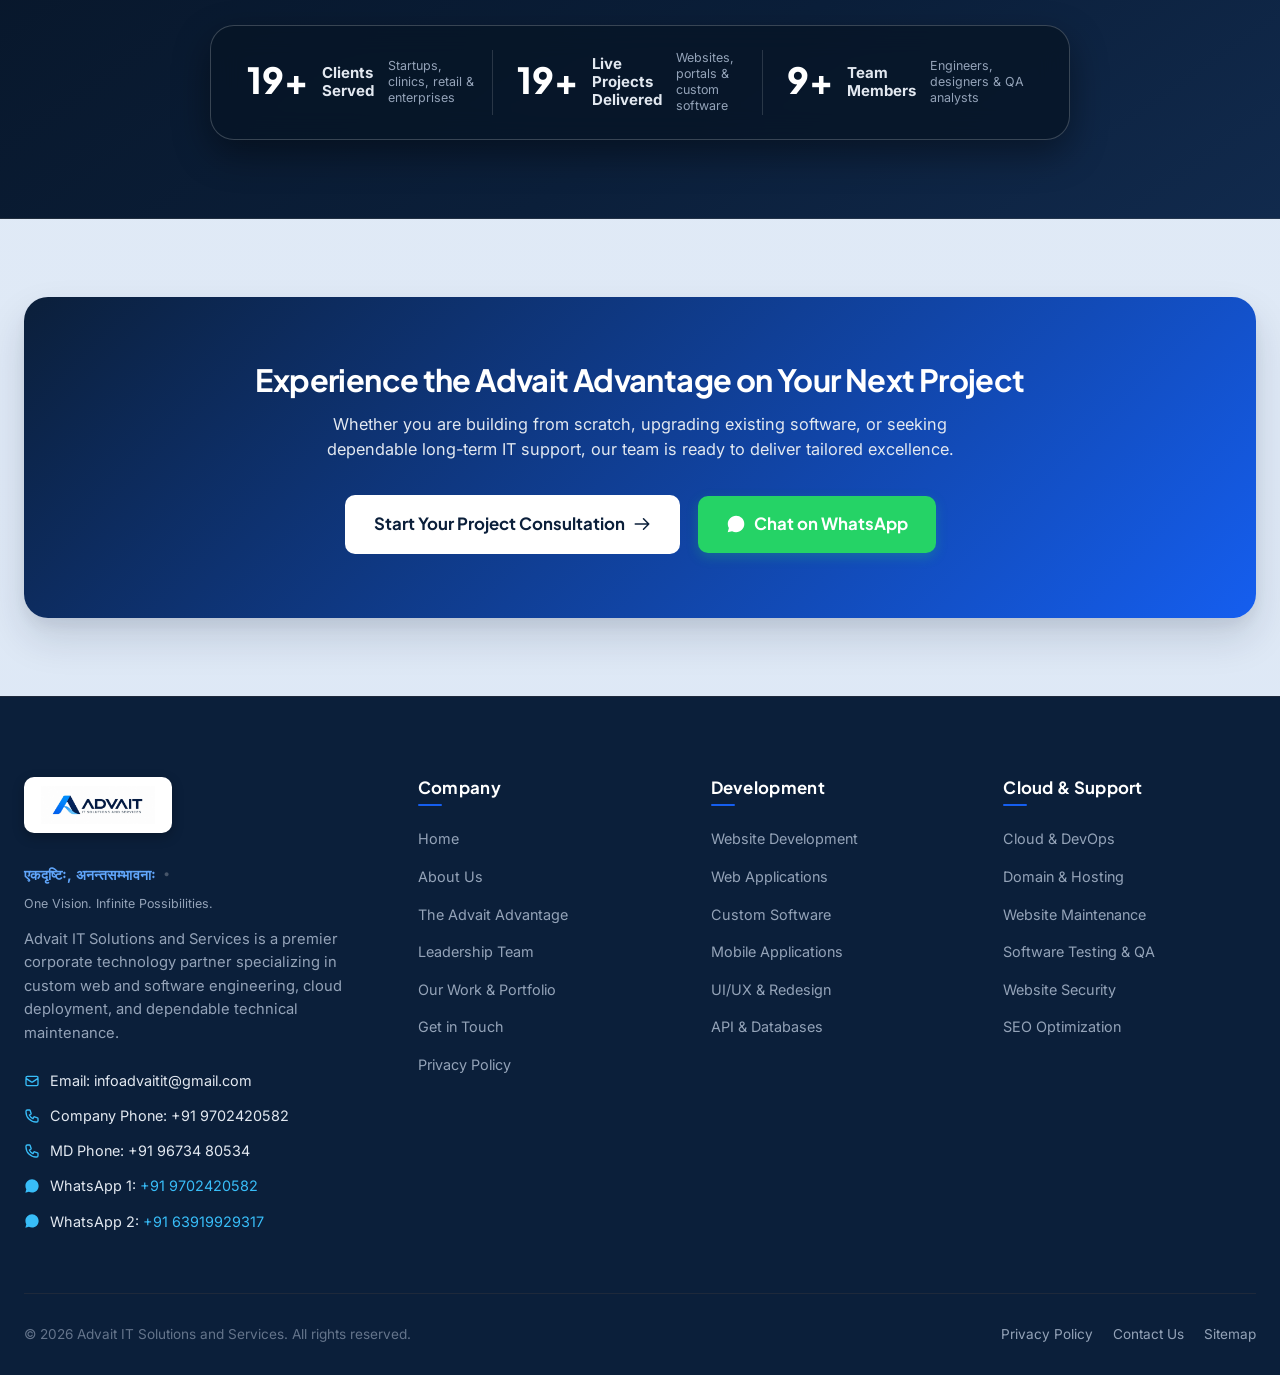
<file: advait-advantage.html>
<!DOCTYPE html>
<html lang="en">
<head>
  <!-- Google tag (gtag.js) -->
  <script async src="https://www.googletagmanager.com/gtag/js?id=G-MNV8W0JCC7"></script>
  <script>
    window.dataLayer = window.dataLayer || [];
    function gtag(){dataLayer.push(arguments);}
    gtag('js', new Date());
    gtag('config', 'G-MNV8W0JCC7');
  </script>
<meta charset="UTF-8">
  <meta name="viewport" content="width=device-width, initial-scale=1.0">
  <title>The Advait Advantage | Engineering Excellence &amp; Value</title>
  <meta name="description" content="Discover the Advait Advantage: 100% source code ownership, zero vendor lock-in, direct senior engineer communication, and transparent milestone-based pricing.">
  <meta name="keywords" content="Advait Advantage, IT company advantages, custom software architecture, direct developer access, transparent IT pricing, reliable software support">
  <meta name="author" content="Advait IT Solutions and Services">
  <meta name="robots" content="index, follow">

  <!-- Canonical URL -->
  <link rel="canonical" href="https://advaititsolutions.com/advait-advantage.html">

  <!-- Open Graph / Facebook -->
  <meta property="og:type" content="website">
  <meta property="og:url" content="https://advaititsolutions.com/advait-advantage.html">
  <meta property="og:title" content="The Advait Advantage | Engineering Excellence &amp; Value">
  <meta name="twitter:card" content="summary_large_image">
  <meta name="twitter:title" content="The Advait Advantage | Engineering Excellence &amp; Value">
  <meta name="twitter:description" content="Why startups and growing businesses choose Advait IT Solutions: custom architecture, 100% code ownership, and senior developer collaboration.">
  <meta name="twitter:image" content="https://advaititsolutions.com/assets/images/hero-corporate-workspace.jpg">
  <meta property="og:description" content="Why startups and growing businesses choose Advait IT Solutions: custom architecture, 100% code ownership, and senior developer collaboration.">
  <meta property="og:image" content="https://advaititsolutions.com/assets/images/hero-corporate-workspace.jpg">
  <meta property="og:site_name" content="Advait IT Solutions and Services">
  <meta property="og:locale" content="en_IN">
  <meta property="og:image:width" content="1200">
  <meta property="og:image:height" content="630">
  <meta property="og:image:alt" content="The Advait Advantage - Engineering Excellence and Value">

  <!-- Twitter Card -->
  <meta name="twitter:card" content="summary_large_image">
  <meta name="twitter:title" content="Why Choose Advait IT | Custom Software &amp; IT Services">
  <meta name="twitter:description" content="Custom architecture, direct developer access, transparent pricing, and dependable long-term support.">
  <meta name="twitter:image" content="https://advaititsolutions.com/assets/images/hero-tech-dashboard.svg">

  <!-- Favicon -->
  <link rel="icon" type="image/svg+xml" href="favicon.svg">

  <!-- Google Fonts Preconnect & Stylesheet -->
  <link rel="preconnect" href="https://fonts.googleapis.com">
  <link rel="preconnect" href="https://fonts.gstatic.com" crossorigin>
  <link rel="stylesheet" href="https://fonts.googleapis.com/css2?family=Plus+Jakarta+Sans:wght@400;500;600;700;800&family=Inter:wght@400;500;600;700&family=Noto+Sans+Devanagari:wght@400;500;600;700&family=JetBrains+Mono:wght@400;500;600&display=swap">

  <!-- Stylesheets -->
  <link rel="stylesheet" href="css/style.css">
  <link rel="stylesheet" href="css/animations.css">
  <link rel="stylesheet" href="css/responsive.css">

  <!-- JSON-LD Structured Data -->
    <!-- JSON-LD: BreadcrumbList and WebPage Graph -->
  <script type="application/ld+json">
  {
    "@context": "https://schema.org",
    "@graph": [
      {
        "@type": "BreadcrumbList",
        "itemListElement": [
          {
            "@type": "ListItem",
            "position": 1,
            "name": "Home",
            "item": "https://advaititsolutions.com/"
          },
          {
            "@type": "ListItem",
            "position": 2,
            "name": "Advait Advantage",
            "item": "https://advaititsolutions.com/advait-advantage.html"
          }
        ]
      },
      {
        "@type": "WebPage",
        "@id": "https://advaititsolutions.com/advait-advantage.html#page",
        "url": "https://advaititsolutions.com/advait-advantage.html",
        "name": "The Advait Advantage | Engineering Excellence & Value",
        "description": "Comparative analysis of Advait IT Solutions engineering approach, direct senior engineer communication, and code ownership guarantees."
      }
    ]
  }
  </script>
</head>
<body class="inner-page">
<!-- Accessible Skip to Content Link -->
  <a href="#mainContent" class="skip-link">Skip to main content</a>

  <!-- Centered Constrained Corporate Site Wrapper -->
  <div class="site-wrapper">

  <!-- Announcement Strip -->
  <div class="announcement-strip">
    <div class="container announcement-inner">
      <div>
        <span class="announcement-badge">Affordable IT Solutions</span>
        <span>Custom software &amp; web solutions tailored to your business budget.</span>
        <a href="contact.html" class="announcement-link">Get a Custom Quote &rarr;</a>
      </div>
      <div class="announcement-contacts">
        <a href="mailto:infoadvaitit@gmail.com" title="Email Us">
          <svg width="14" height="14" fill="none" viewBox="0 0 24 24" stroke="currentColor" stroke-width="2"><path stroke-linecap="round" stroke-linejoin="round" d="M3 8l7.89 5.26a2 2 0 002.22 0L21 8M5 19h14a2 2 0 002-2V7a2 2 0 00-2-2H5a2 2 0 00-2 2v10a2 2 0 002 2z"/></svg>
          infoadvaitit@gmail.com
        </a>
        <a href="https://wa.me/919702420582" target="_blank" rel="noopener noreferrer" title="WhatsApp Us">
          <svg width="14" height="14" fill="currentColor" viewBox="0 0 24 24"><path d="M12.04 2c-5.46 0-9.91 4.45-9.91 9.91 0 1.75.46 3.45 1.32 4.95L2.05 22l5.25-1.38c1.45.79 3.08 1.21 4.74 1.21 5.46 0 9.91-4.45 9.91-9.91 0-2.65-1.03-5.14-2.9-7.01A9.816 9.816 0 0012.04 2z"/></svg>
          +91 9702420582
        </a>
      </div>
    </div>
  </div>

  <!-- Main Sticky Header -->
  <header class="site-header" role="banner">
    <div class="container">
      <nav class="navbar" aria-label="Main Navigation">
        <!-- Brand Logo -->
        <a href="index.html" class="navbar-brand" aria-label="Advait IT Solutions and Services Homepage">
          <img src="assets/logos/logo.jpg" alt="Advait IT Solutions and Services Logo" class="brand-logo-img" width="138" height="46">
        </a>

        <!-- Desktop & Mobile Navigation Menu -->
        <ul class="nav-menu" id="primaryNav">
          <li class="nav-item">
            <a href="index.html" class="nav-link">Home</a>
          </li>
          <li class="nav-item">
            <a href="about.html" class="nav-link">About Us</a>
          </li>
          
          <!-- Services Mega Dropdown -->
          <li class="nav-item dropdown">
            <a href="services.html" class="nav-link dropdown-toggle" aria-haspopup="true" aria-expanded="false">
              Services
              <svg class="chevron" width="14" height="14" viewBox="0 0 24 24" fill="none" stroke="currentColor" stroke-width="2"><path stroke-linecap="round" stroke-linejoin="round" d="M19 9l-7 7-7-7"/></svg>
            </a>
            <div class="dropdown-menu" role="menu">
              <div class="dropdown-grid">
                <a href="services.html#web-dev" class="dropdown-link-card" role="menuitem">
                  <div class="dropdown-icon">
                    <svg width="18" height="18" fill="none" viewBox="0 0 24 24" stroke="currentColor" stroke-width="2"><rect x="2" y="3" width="20" height="14" rx="2"/><line x1="8" y1="21" x2="16" y2="21"/><line x1="12" y1="17" x2="12" y2="21"/></svg>
                  </div>
                  <div class="dropdown-text">
                    <h4>Website Development</h4>
                    <p>Corporate, portfolio, landing pages &amp; e-commerce.</p>
                  </div>
                </a>

                <a href="services.html#web-apps" class="dropdown-link-card" role="menuitem">
                  <div class="dropdown-icon">
                    <svg width="18" height="18" fill="none" viewBox="0 0 24 24" stroke="currentColor" stroke-width="2"><polygon points="12 2 2 7 12 12 22 7 12 2"/><polyline points="2 17 12 22 22 17"/><polyline points="2 12 12 17 22 12"/></svg>
                  </div>
                  <div class="dropdown-text">
                    <h4>Web Applications</h4>
                    <p>Portals, dashboards &amp; automated workflows.</p>
                  </div>
                </a>

                <a href="services.html#software-dev" class="dropdown-link-card" role="menuitem">
                  <div class="dropdown-icon">
                    <svg width="18" height="18" fill="none" viewBox="0 0 24 24" stroke="currentColor" stroke-width="2"><polyline points="16 18 22 12 16 6"/><polyline points="8 6 2 12 8 18"/></svg>
                  </div>
                  <div class="dropdown-text">
                    <h4>Software Engineering</h4>
                    <p>Custom business software &amp; internal tools.</p>
                  </div>
                </a>

                <a href="services.html#mobile-dev" class="dropdown-link-card" role="menuitem">
                  <div class="dropdown-icon">
                    <svg width="18" height="18" fill="none" viewBox="0 0 24 24" stroke="currentColor" stroke-width="2"><rect x="5" y="2" width="14" height="20" rx="2"/><line x1="12" y1="18" x2="12.01" y2="18"/></svg>
                  </div>
                  <div class="dropdown-text">
                    <h4>Mobile Applications</h4>
                    <p>Android &amp; iOS responsive cross-platform apps.</p>
                  </div>
                </a>

                <a href="services.html#cloud-devops" class="dropdown-link-card" role="menuitem">
                  <div class="dropdown-icon">
                    <svg width="18" height="18" fill="none" viewBox="0 0 24 24" stroke="currentColor" stroke-width="2"><path d="M18 10h-1.26A8 8 0 109 20h9a5 5 0 000-10z"/></svg>
                  </div>
                  <div class="dropdown-text">
                    <h4>Cloud &amp; Deployment</h4>
                    <p>Domain, hosting, CI/CD, SSL &amp; production release.</p>
                  </div>
                </a>

                <a href="services.html#maintenance" class="dropdown-link-card" role="menuitem">
                  <div class="dropdown-icon">
                    <svg width="18" height="18" fill="none" viewBox="0 0 24 24" stroke="currentColor" stroke-width="2"><path d="M14.7 6.3a1 1 0 000 1.4l1.6 1.6a1 1 0 001.4 0l3.77-3.77a6 6 0 01-7.94 7.94l-6.91 6.91a2.12 2.12 0 01-3-3l6.91-6.91a6 6 0 017.94-7.94l-3.76 3.76z"/></svg>
                  </div>
                  <div class="dropdown-text">
                    <h4>Maintenance &amp; Support</h4>
                    <p>Bug fixes, updates, backups &amp; long-term health.</p>
                  </div>
                </a>
              </div>

              <div class="dropdown-footer">
                <span>Explore all 14 specialized IT service areas</span>
                <a href="services.html" class="service-card-link">View Full Services List &rarr;</a>
              </div>
            </div>
          </li>

          <li class="nav-item">
            <a href="advait-advantage.html" class="nav-link active">Advait Advantage</a>
          </li>
          <li class="nav-item">
            <a href="projects.html" class="nav-link">Our Work</a>
          </li>
          <li class="nav-item">
            <a href="contact.html" class="nav-link">Contact</a>
          </li>

          <!-- Mobile Only CTA inside Drawer -->
          <li class="mobile-nav-cta">
            <a href="contact.html" class="btn btn-primary btn-sm">Get a Free Consultation</a>
            <a href="https://wa.me/919702420582?text=Hello%20Advait%20IT%20Solutions%2C%20I%20would%20like%20to%20discuss%20a%20project." class="btn btn-whatsapp btn-sm" target="_blank" rel="noopener noreferrer">
              Chat on WhatsApp
            </a>
          </li>
        </ul>

        <!-- Nav Action Button -->
        <div class="nav-actions">
          <a href="contact.html" class="btn btn-primary btn-sm">Get a Free Consultation</a>
          
          <!-- Hamburger Button -->
          <button class="hamburger-btn" aria-label="Toggle navigation menu" aria-expanded="false" aria-controls="primaryNav">
            <svg width="24" height="24" viewBox="0 0 24 24" fill="none" stroke="currentColor" stroke-width="2">
              <path stroke-linecap="round" stroke-linejoin="round" d="M4 6h16M4 12h16M4 18h16"/>
            </svg>
          </button>
        </div>
      </nav>
    </div>
  </header>

  <!-- Main Content -->
  <main id="mainContent">
    <!-- Value Proposition Split Hero -->
    <section class="advait-inner-hero advait-advantage-hero" aria-label="The Advait Advantage">
      <div class="container">
        <div class="inner-hero-split">
          <div class="inner-hero-content">
            <div class="hero-status-pill">
              <svg width="14" height="14" fill="currentColor" viewBox="0 0 24 24" class="text-primary"><path d="M12 2l3.09 6.26L22 9.27l-5 4.87 1.18 6.88L12 17.77l-6.18 3.25L7 14.14 2 9.27l6.91-1.01L12 2z"/></svg>
              <span>The Advait Advantage</span>
            </div>
            <h1 class="inner-hero-title">
              Why Growing Companies Partner with Advait IT Solutions
            </h1>
            <p class="inner-hero-lead">
              Eliminate bloated agency retainers and unpredictable freelancer code. We combine senior engineering oversight with transparent milestone pricing and direct accountability.
            </p>
            <div class="advait-hero-actions">
              <a href="contact.html" class="btn btn-primary">
                Schedule a Technical Consultation
                <svg width="16" height="16" fill="none" viewBox="0 0 24 24" stroke="currentColor" stroke-width="2"><path stroke-linecap="round" stroke-linejoin="round" d="M14 5l7 7m0 0l-7 7m7-7H3"/></svg>
              </a>
              <a href="#comparison" class="btn btn-secondary compare-delivery-models">
                Compare Delivery Models
              </a>
            </div>
          </div>
          
          <!-- Right Side: Model Comparison Preview Card -->
          <div class="inner-hero-media">
            <div class="advantage-preview-card">
              <div class="adv-preview-header">
                <span class="adv-preview-kicker">Delivery Model Matrix</span>
                <span class="adv-preview-badge">Direct Model</span>
              </div>
              <div class="adv-preview-rows">
                <div class="adv-row-item is-negative">
                  <span class="adv-row-label">Traditional Agencies</span>
                  <span class="adv-row-val">Inflated retainers, account managers &amp; junior handoffs</span>
                </div>
                <div class="adv-row-item is-negative">
                  <span class="adv-row-label">Solo Freelancers</span>
                  <span class="adv-row-val">Scope creep, variable code quality &amp; vanishing support</span>
                </div>
                <div class="adv-row-item is-positive">
                  <span class="adv-row-label">Advait IT Solutions</span>
                  <span class="adv-row-val">Senior engineer oversight, 100% IP ownership, transparent milestone pricing</span>
                </div>
              </div>
            </div>
          </div>
        </div>
      </div>
    </section>

    <!-- Side-by-Side Comparison Section -->
    <section class="section" id="comparison" aria-labelledby="comparisonTitle">
      <div class="container">
        <div class="section-header reveal">
          <span class="section-kicker">Honest Market Comparison</span>
          <h2 id="comparisonTitle">How Advait IT Solutions Compares</h2>
          <p class="section-subtitle">
            An objective evaluation across key operational criteria to help you choose the right development partner for your organization.
          </p>
        </div>

        <div class="comparison-table-wrap reveal">
          <table class="comparison-table" aria-label="Comparison between Big Agencies, Unvetted Freelancers, and Advait IT Solutions">
            <thead>
              <tr>
                <th scope="col">Evaluation Criteria</th>
                <th scope="col">Traditional Big Agencies</th>
                <th scope="col">Unvetted Solo Freelancers</th>
                <th scope="col" class="col-advait">Advait IT Solutions</th>
              </tr>
            </thead>
            <tbody>
              <tr>
                <th scope="row">Developer Communication</th>
                <td>
                  <span class="status-badge-neutral">Filtered through account managers</span>
                </td>
                <td>
                  <span class="status-badge-neutral">Direct, but single point of failure</span>
                </td>
                <td class="col-advait">
                  <span class="status-badge-positive">
                    <svg width="16" height="16" fill="currentColor" viewBox="0 0 20 20"><path fill-rule="evenodd" d="M16.707 5.293a1 1 0 010 1.414l-8 8a1 1 0 01-1.414 0l-4-4a1 1 0 011.414-1.414L8 12.586l7.293-7.293a1 1 0 011.414 0z" clip-rule="evenodd"/></svg>
                    Direct access to senior engineers
                  </span>
                </td>
              </tr>
              <tr>
                <th scope="row">Pricing &amp; Project Overhead</th>
                <td>
                  <span class="status-badge-negative">High agency markups &amp; fixed tiers</span>
                </td>
                <td>
                  <span class="status-badge-neutral">Cheap initial quote, unexpected add-ons</span>
                </td>
                <td class="col-advait">
                  <span class="status-badge-positive">
                    <svg width="16" height="16" fill="currentColor" viewBox="0 0 20 20"><path fill-rule="evenodd" d="M16.707 5.293a1 1 0 010 1.414l-8 8a1 1 0 01-1.414 0l-4-4a1 1 0 011.414-1.414L8 12.586l7.293-7.293a1 1 0 011.414 0z" clip-rule="evenodd"/></svg>
                    Affordable customized quotes &amp; milestones
                  </span>
                </td>
              </tr>
              <tr>
                <th scope="row">Code Quality &amp; Documentation</th>
                <td>
                  <span class="status-badge-positive">Standardized, but rigid tech stacks</span>
                </td>
                <td>
                  <span class="status-badge-negative">Variable quality, minimal documentation</span>
                </td>
                <td class="col-advait">
                  <span class="status-badge-positive">
                    <svg width="16" height="16" fill="currentColor" viewBox="0 0 20 20"><path fill-rule="evenodd" d="M16.707 5.293a1 1 0 010 1.414l-8 8a1 1 0 01-1.414 0l-4-4a1 1 0 011.414-1.414L8 12.586l7.293-7.293a1 1 0 011.414 0z" clip-rule="evenodd"/></svg>
                    Clean, modular, standards-compliant code
                  </span>
                </td>
              </tr>
              <tr>
                <th scope="row">Source Code &amp; IP Ownership</th>
                <td>
                  <span class="status-badge-neutral">Often bundled with proprietary lock-in</span>
                </td>
                <td>
                  <span class="status-badge-neutral">Vague contracts; asset handoffs delayed</span>
                </td>
                <td class="col-advait">
                  <span class="status-badge-positive">
                    <svg width="16" height="16" fill="currentColor" viewBox="0 0 20 20"><path fill-rule="evenodd" d="M16.707 5.293a1 1 0 010 1.414l-8 8a1 1 0 01-1.414 0l-4-4a1 1 0 011.414-1.414L8 12.586l7.293-7.293a1 1 0 011.414 0z" clip-rule="evenodd"/></svg>
                    100% full client code &amp; asset ownership
                  </span>
                </td>
              </tr>
              <tr>
                <th scope="row">Post-Launch Support &amp; SLAs</th>
                <td>
                  <span class="status-badge-neutral">Expensive recurring minimum retainers</span>
                </td>
                <td>
                  <span class="status-badge-negative">Frequent unavailability after final invoice</span>
                </td>
                <td class="col-advait">
                  <span class="status-badge-positive">
                    <svg width="16" height="16" fill="currentColor" viewBox="0 0 20 20"><path fill-rule="evenodd" d="M16.707 5.293a1 1 0 010 1.414l-8 8a1 1 0 01-1.414 0l-4-4a1 1 0 011.414-1.414L8 12.586l7.293-7.293a1 1 0 011.414 0z" clip-rule="evenodd"/></svg>
                    Reliable continuous care, backups &amp; updates
                  </span>
                </td>
              </tr>
              <tr>
                <th scope="row">Response Time &amp; Updates</th>
                <td>
                  <span class="status-badge-neutral">Slow ticketing queues (48-72h)</span>
                </td>
                <td>
                  <span class="status-badge-negative">Inconsistent, depends on side commitments</span>
                </td>
                <td class="col-advait">
                  <span class="status-badge-positive">
                    <svg width="16" height="16" fill="currentColor" viewBox="0 0 20 20"><path fill-rule="evenodd" d="M16.707 5.293a1 1 0 010 1.414l-8 8a1 1 0 01-1.414 0l-4-4a1 1 0 011.414-1.414L8 12.586l7.293-7.293a1 1 0 011.414 0z" clip-rule="evenodd"/></svg>
                    Rapid direct updates via WhatsApp &amp; email
                  </span>
                </td>
              </tr>
            </tbody>
          </table>
        </div>
      </div>
    </section>

    <!-- 4 Foundational Pillars Section -->
    <section class="section section-subtle" aria-labelledby="pillarsTitle">
      <div class="container">
        <div class="section-header reveal">
          <span class="section-kicker">Core Principles</span>
          <h2 id="pillarsTitle">The Four Pillars of the Advait Advantage</h2>
          <p class="section-subtitle">
            Every project we undertake is governed by four engineering values designed to protect your investment and accelerate your business growth.
          </p>
        </div>

        <div class="advantage-deep-grid">
          <!-- Pillar 1 -->
          <div class="advantage-deep-card reveal reveal-delay-1">
            <div class="why-icon-box">
              <svg width="26" height="26" fill="none" viewBox="0 0 24 24" stroke="currentColor" stroke-width="2"><path stroke-linecap="round" stroke-linejoin="round" d="M10 20l4-16m4 4l4 4-4 4M6 16l-4-4 4-4"/></svg>
            </div>
            <h3>Custom Architecture, Zero Bloat</h3>
            <p>
              We engineer websites and applications tailored to your exact business needs with clean, modular code, high performance, and zero restrictive templates.
            </p>
          </div>

          <!-- Pillar 2 -->
          <div class="advantage-deep-card reveal reveal-delay-2">
            <div class="why-icon-box">
              <svg width="26" height="26" fill="none" viewBox="0 0 24 24" stroke="currentColor" stroke-width="2"><path stroke-linecap="round" stroke-linejoin="round" d="M8 12h.01M12 12h.01M16 12h.01M21 12c0 4.418-4.03 8-9 8a9.863 9.863 0 01-4.255-.949L3 20l1.395-3.72C3.512 15.042 3 13.574 3 12c0-4.418 4.03-8 9-8s9 3.582 9 8z"/></svg>
            </div>
            <h3>Direct Senior Technical Access</h3>
            <p>
              Collaborate directly with the engineers building your software. Clear technical communication, fast feedback cycles, and zero account manager layers.
            </p>
          </div>

          <!-- Pillar 3 -->
          <div class="advantage-deep-card reveal reveal-delay-1">
            <div class="why-icon-box">
              <svg width="26" height="26" fill="none" viewBox="0 0 24 24" stroke="currentColor" stroke-width="2"><path stroke-linecap="round" stroke-linejoin="round" d="M12 8c-1.657 0-3 .895-3 2s1.343 2 3 2 3 .895 3 2-1.343 2-3 2m0-8c1.11 0 2.08.402 2.599 1M12 8V7m0 1v8m0 0v1m0-1c-1.11 0-2.08-.402-2.599-1M21 12a9 9 0 11-18 0 9 9 0 0118 0z"/></svg>
            </div>
            <h3>Transparent, Predictable Pricing</h3>
            <p>
              Transparent itemized proposals tailored to your scope and budget. No hidden post-launch costs, no enterprise bloat, and milestone-backed delivery.
            </p>
          </div>

          <!-- Pillar 4 -->
          <div class="advantage-deep-card reveal reveal-delay-2">
            <div class="why-icon-box">
              <svg width="26" height="26" fill="none" viewBox="0 0 24 24" stroke="currentColor" stroke-width="2"><path stroke-linecap="round" stroke-linejoin="round" d="M9 12l2 2 4-4m5.618-4.016A11.955 11.955 0 0112 2.944a11.955 11.955 0 01-8.618 3.04A12.02 12.02 0 003 9c0 5.591 3.824 10.29 9 11.622 5.176-1.332 9-6.03 9-11.622 0-1.042-.133-2.052-.382-3.016z"/></svg>
            </div>
            <h3>Full-Lifecycle Long-Term Support</h3>
            <p>
              Dependable post-launch maintenance, security patches, automated backups, and proactive optimizations to protect your digital investment.
            </p>
          </div>
        </div>
      </div>
    </section>

    <!-- Client Bill of Rights -->
    <section class="section" aria-labelledby="rightsTitle">
      <div class="container">
        <div class="section-header reveal">
          <span class="section-kicker">Client Protection</span>
          <h2 id="rightsTitle">Our Client Bill of Rights</h2>
          <p class="section-subtitle">
            Every client who trusts Advait IT Solutions is entitled to absolute ownership, confidentiality, and peace of mind.
          </p>
        </div>

        <div class="client-rights-grid">
          <div class="client-right-card reveal reveal-delay-1">
            <span class="client-right-badge">100% Ownership</span>
            <h4>Full Source Code &amp; IP Rights</h4>
            <p>
              You own every line of code, design asset, and database migration engineered for your project. Upon completion and settlement, full repository access and administrative controls are transferred directly to you.
            </p>
          </div>

          <div class="client-right-card reveal reveal-delay-2">
            <span class="client-right-badge">Strict Privacy</span>
            <h4>Non-Disclosure &amp; Confidentiality</h4>
            <p>
              Your proprietary business ideas, customer data, and operational logic remain strictly confidential. We readily sign mutual Non-Disclosure Agreements (NDAs) prior to architectural reviews.
            </p>
          </div>

          <div class="client-right-card reveal reveal-delay-3">
            <span class="client-right-badge">Zero Lock-in</span>
            <h4>No Vendor Lock-in</h4>
            <p>
              We engineer on standard open technologies (HTML5, CSS3, JavaScript, Node.js, Python, PostgreSQL, MySQL). Any competent developer can read, maintain, or extend your codebase without specialized vendor fees.
            </p>
          </div>
        </div>
      </div>
    </section>

    <!-- Verified Metrics Bar -->
    <section class="section section-navy" aria-label="Verified Track Record">
      <div class="container">
        <div class="section-header reveal">
          <span class="section-kicker">Track Record</span>
          <h2>A Proven, Reliable Track Record</h2>
          <p class="section-subtitle">
            We let our verified engineering results and long-term client partnerships speak for themselves.
          </p>
        </div>

        <div class="hero-stats reveal">
          <div class="stat-item">
            <span class="stat-number stat-counter" data-target="20" data-suffix="+">20+</span>
            <span class="stat-label">Clients Served</span>
            <span class="stat-sublabel">Startups, clinics, retail &amp; enterprises</span>
          </div>
          <div class="stat-item">
            <span class="stat-number stat-counter" data-target="20" data-suffix="+">20+</span>
            <span class="stat-label">Live Projects Delivered</span>
            <span class="stat-sublabel">Websites, portals &amp; custom software</span>
          </div>
          <div class="stat-item">
            <span class="stat-number stat-counter" data-target="10" data-suffix="+">10+</span>
            <span class="stat-label">Team Members</span>
            <span class="stat-sublabel">Engineers, designers &amp; QA analysts</span>
          </div>
        </div>
      </div>
    </section>

    <!-- Final CTA Banner -->
    <section class="section" aria-labelledby="advantageCtaTitle">
      <div class="container">
        <div class="cta-banner reveal">
          <h2 id="advantageCtaTitle">Experience the Advait Advantage on Your Next Project</h2>
          <p>
            Whether you are building from scratch, upgrading existing software, or seeking dependable long-term IT support, our team is ready to deliver tailored excellence.
          </p>
          <div class="cta-banner-actions">
            <a href="contact.html" class="btn btn-white btn-lg">
              Start Your Project Consultation
              <svg width="18" height="18" fill="none" viewBox="0 0 24 24" stroke="currentColor" stroke-width="2"><path stroke-linecap="round" stroke-linejoin="round" d="M14 5l7 7m0 0l-7 7m7-7H3"/></svg>
            </a>
            <a href="https://wa.me/919702420582?text=Hello%20Advait%20IT%20Solutions%2C%20I%20would%20like%20to%20discuss%20the%20Advait%20Advantage%20for%20my%20project." class="btn btn-whatsapp btn-lg" target="_blank" rel="noopener noreferrer">
              <svg width="20" height="20" fill="currentColor" viewBox="0 0 24 24"><path d="M12.04 2c-5.46 0-9.91 4.45-9.91 9.91 0 1.75.46 3.45 1.32 4.95L2.05 22l5.25-1.38c1.45.79 3.08 1.21 4.74 1.21 5.46 0 9.91-4.45 9.91-9.91 0-2.65-1.03-5.14-2.9-7.01A9.816 9.816 0 0012.04 2z"/></svg>
              Chat on WhatsApp
            </a>
          </div>
        </div>
      </div>
    </section>
  </main>

  <!-- Site Footer -->
  <footer class="site-footer" role="contentinfo">
    <div class="container">
      <div class="footer-top">
        <!-- Brand Summary Column -->
        <div class="footer-brand">
          <a href="index.html" class="footer-brand-logo-link" aria-label="Advait IT Solutions Footer Home">
            <img src="assets/logos/logo.jpg" alt="Advait IT Solutions and Services Logo" class="footer-brand-logo" width="138" height="46">
          </a>
          <div class="footer-sanskrit-tagline" aria-label="Advait Brand Motto">
            <span class="sanskrit-devanagari" lang="sa">एकदृष्टिः, अनन्तसम्भावनाः</span>
            <span class="sanskrit-sep" aria-hidden="true">•</span>
            <span class="sanskrit-trans">One Vision. Infinite Possibilities.</span>
          </div>
          <p>
            Advait IT Solutions and Services is a premier corporate technology partner specializing in custom web and software engineering, cloud deployment, and dependable technical maintenance.
          </p>
                    <div class="footer-contacts-list">
            <div class="footer-contact-item">
              <svg width="16" height="16" fill="none" viewBox="0 0 24 24" stroke="currentColor" stroke-width="2" aria-hidden="true"><path stroke-linecap="round" stroke-linejoin="round" d="M3 8l7.89 5.26a2 2 0 002.22 0L21 8M5 19h14a2 2 0 002-2V7a2 2 0 00-2-2H5a2 2 0 00-2 2v10a2 2 0 002 2z"/></svg>
              <span>Email: <a href="mailto:infoadvaitit@gmail.com">infoadvaitit@gmail.com</a></span>
            </div>
            <div class="footer-contact-item">
              <svg width="16" height="16" fill="none" viewBox="0 0 24 24" stroke="currentColor" stroke-width="2" aria-hidden="true"><path stroke-linecap="round" stroke-linejoin="round" d="M3 5a2 2 0 012-2h3.28a1 1 0 01.948.684l1.498 4.493a1 1 0 01-.502 1.21l-2.257 1.13a11.042 11.042 0 005.516 5.516l1.13-2.257a1 1 0 011.21-.502l4.493 1.498a1 1 0 01.684.949V19a2 2 0 01-2 2h-1C9.716 21 3 14.284 3 6V5z"/></svg>
              <span>Company Phone: <a href="tel:+919702420582">+91 9702420582</a></span>
            </div>
            <div class="footer-contact-item">
              <svg width="16" height="16" fill="none" viewBox="0 0 24 24" stroke="currentColor" stroke-width="2" aria-hidden="true"><path stroke-linecap="round" stroke-linejoin="round" d="M3 5a2 2 0 012-2h3.28a1 1 0 01.948.684l1.498 4.493a1 1 0 01-.502 1.21l-2.257 1.13a11.042 11.042 0 005.516 5.516l1.13-2.257a1 1 0 011.21-.502l4.493 1.498a1 1 0 01.684.949V19a2 2 0 01-2 2h-1C9.716 21 3 14.284 3 6V5z"/></svg>
              <span>MD Phone: <a href="tel:+919673480534">+91 96734 80534</a></span>
            </div>
            <div class="footer-contact-item">
              <svg width="16" height="16" fill="currentColor" viewBox="0 0 24 24" aria-hidden="true"><path d="M12.04 2c-5.46 0-9.91 4.45-9.91 9.91 0 1.75.46 3.45 1.32 4.95L2.05 22l5.25-1.38c1.45.79 3.08 1.21 4.74 1.21 5.46 0 9.91-4.45 9.91-9.91 0-2.65-1.03-5.14-2.9-7.01A9.816 9.816 0 0012.04 2z"/></svg>
              <span>WhatsApp 1: <a href="https://wa.me/919702420582" target="_blank" rel="noopener noreferrer" class="whatsapp-link">+91 9702420582</a></span>
            </div>
            <div class="footer-contact-item">
              <svg width="16" height="16" fill="currentColor" viewBox="0 0 24 24" aria-hidden="true"><path d="M12.04 2c-5.46 0-9.91 4.45-9.91 9.91 0 1.75.46 3.45 1.32 4.95L2.05 22l5.25-1.38c1.45.79 3.08 1.21 4.74 1.21 5.46 0 9.91-4.45 9.91-9.91 0-2.65-1.03-5.14-2.9-7.01A9.816 9.816 0 0012.04 2z"/></svg>
              <span>WhatsApp 2: <a href="https://wa.me/9163919929317" target="_blank" rel="noopener noreferrer" class="whatsapp-link">+91 63919929317</a></span>
            </div>
          </div>
        </div>

        <!-- Quick Links Column -->
        <div class="footer-column">
          <h3>Company</h3>
          <ul class="footer-links">
            <li><a href="index.html">Home</a></li>
            <li><a href="about.html">About Us</a></li>
            <li><a href="advait-advantage.html">The Advait Advantage</a></li>
            <li><a href="about.html#leadership">Leadership Team</a></li>
            <li><a href="projects.html">Our Work &amp; Portfolio</a></li>
            <li><a href="contact.html">Get in Touch</a></li>
            <li><a href="privacy-policy.html">Privacy Policy</a></li>
          </ul>
        </div>

        <!-- Services Column 1 -->
        <div class="footer-column">
          <h3>Development</h3>
          <ul class="footer-links">
            <li><a href="services.html#web-dev">Website Development</a></li>
            <li><a href="services.html#web-apps">Web Applications</a></li>
            <li><a href="services.html#software-dev">Custom Software</a></li>
            <li><a href="services.html#mobile-dev">Mobile Applications</a></li>
            <li><a href="services.html#ui-ux">UI/UX &amp; Redesign</a></li>
            <li><a href="services.html#api-database">API &amp; Databases</a></li>
          </ul>
        </div>

        <!-- Services Column 2 -->
        <div class="footer-column">
          <h3>Cloud &amp; Support</h3>
          <ul class="footer-links">
            <li><a href="services.html#cloud-devops">Cloud &amp; DevOps</a></li>
            <li><a href="services.html#hosting-domain">Domain &amp; Hosting</a></li>
            <li><a href="services.html#maintenance">Website Maintenance</a></li>
            <li><a href="services.html#qa-testing">Software Testing &amp; QA</a></li>
            <li><a href="services.html#cybersecurity">Website Security</a></li>
            <li><a href="services.html#seo-optimization">SEO Optimization</a></li>
          </ul>
        </div>
      </div>

      <!-- Footer Bottom -->
      <div class="footer-bottom">
        <div>
          &copy; <span class="dynamic-year">2026</span> Advait IT Solutions and Services. All rights reserved.
        </div>
        <div class="footer-bottom-links">
          <a href="privacy-policy.html">Privacy Policy</a>
          <a href="contact.html">Contact Us</a>
          <a href="sitemap.xml">Sitemap</a>
        </div>
      </div>
    </div>
  </footer>
  </div><!-- /.site-wrapper -->

  <!-- Scroll to Top Button -->
  <button class="scroll-top-btn" aria-label="Scroll to top of page">
    <svg width="20" height="20" fill="none" viewBox="0 0 24 24" stroke="currentColor" stroke-width="2.5">
      <path stroke-linecap="round" stroke-linejoin="round" d="M5 10l7-7m0 0l7 7m-7-7v18"/>
    </svg>
  </button>

  <!-- Scripts -->
  <script src="js/main.js"></script>
  <script src="js/interactions.js"></script>
</body>
</html>
</file>
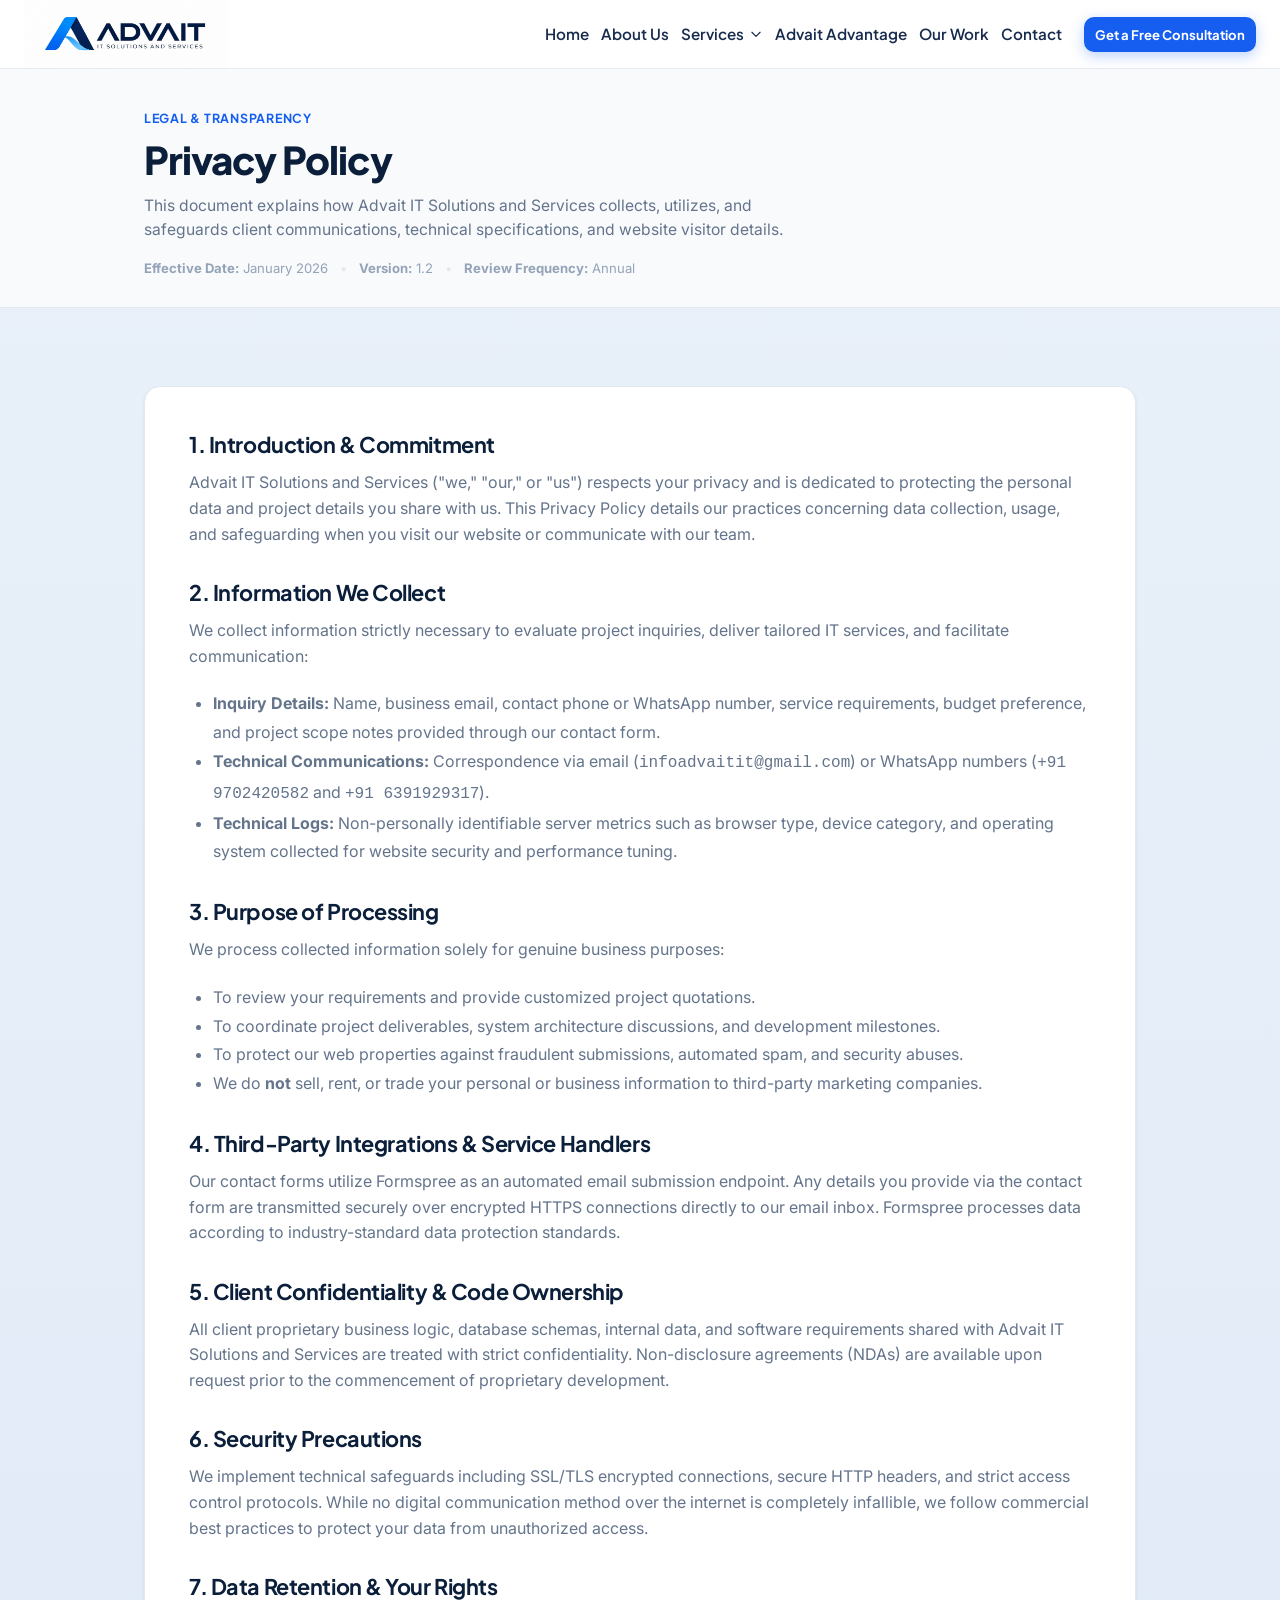
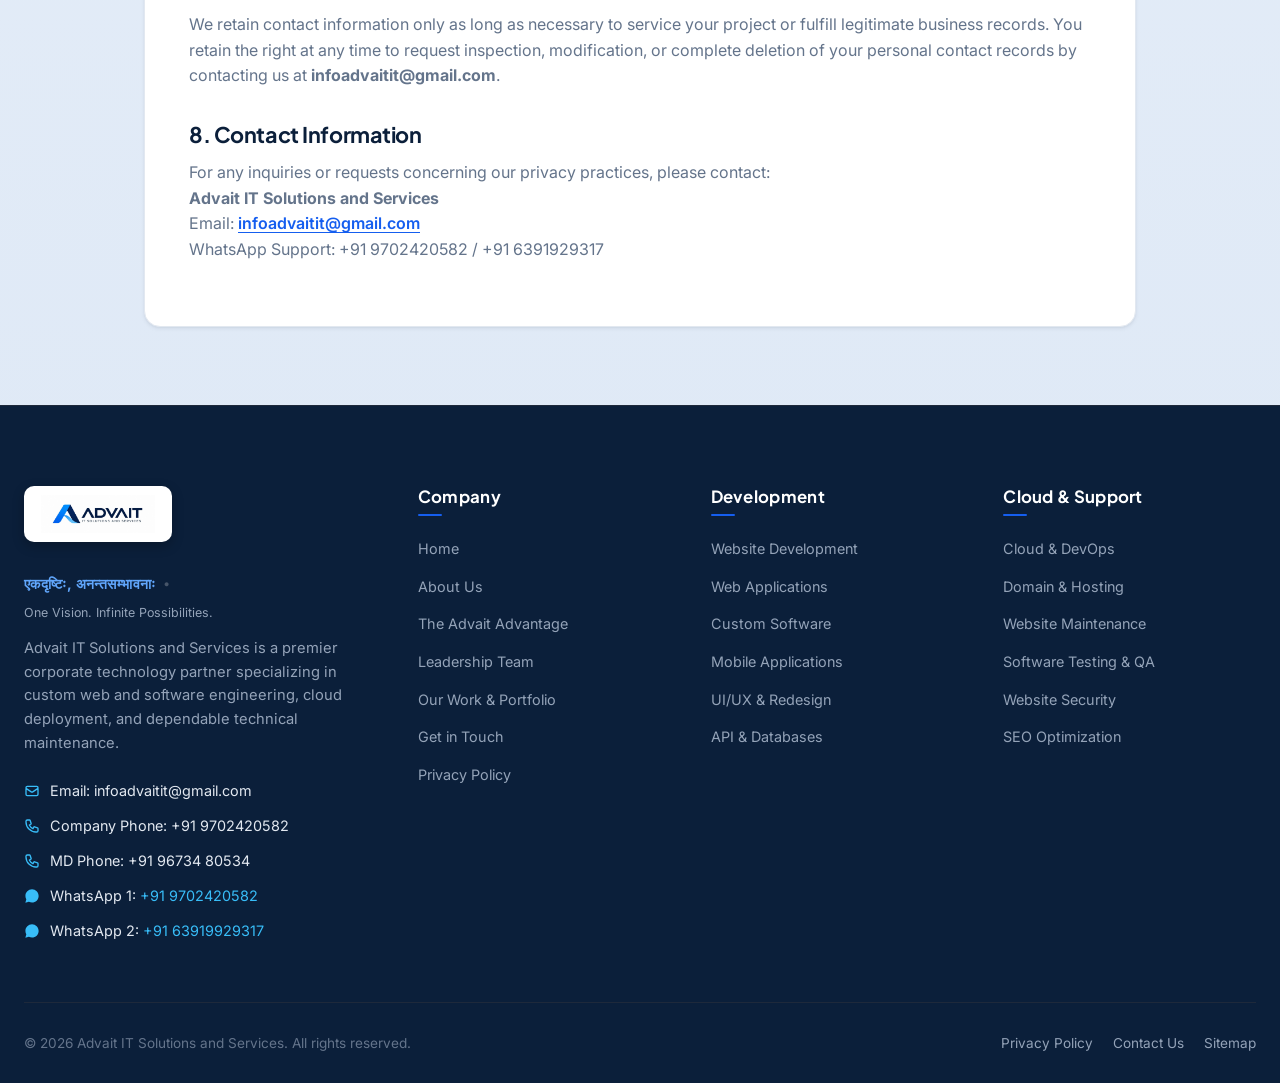
<file: privacy-policy.html>
<!DOCTYPE html>
<html lang="en">
<head>
  <!-- Google tag (gtag.js) -->
  <script async src="https://www.googletagmanager.com/gtag/js?id=G-MNV8W0JCC7"></script>
  <script>
    window.dataLayer = window.dataLayer || [];
    function gtag(){dataLayer.push(arguments);}
    gtag('js', new Date());
    gtag('config', 'G-MNV8W0JCC7');
  </script>
<meta charset="UTF-8">
  <meta name="viewport" content="width=device-width, initial-scale=1.0">
  <title>Privacy Policy | Advait IT Solutions and Services</title>
  <meta name="description" content="Read the Privacy Policy of Advait IT Solutions and Services. Learn how client data, project inquiries, and communications are safeguarded with strict privacy.">
  <meta name="robots" content="index, follow">

  <link rel="canonical" href="https://advaititsolutions.com/privacy-policy.html">
  <link rel="icon" type="image/svg+xml" href="favicon.svg">

  <!-- Open Graph / Facebook -->
  <meta property="og:type" content="website">
  <meta property="og:url" content="https://advaititsolutions.com/privacy-policy.html">
  <meta property="og:title" content="Privacy Policy | Advait IT Solutions and Services">
  <meta property="og:description" content="Read the Privacy Policy of Advait IT Solutions and Services. Learn how client data, project inquiries, and communications are safeguarded with strict privacy.">
  <meta property="og:image" content="https://advaititsolutions.com/assets/images/hero-tech-dashboard.svg">

  <!-- Twitter Card -->
  <meta name="twitter:card" content="summary_large_image">
  <meta name="twitter:title" content="Privacy Policy | Advait IT Solutions and Services">
  <meta name="twitter:description" content="Privacy Policy of Advait IT Solutions and Services. Learn how we handle project inquiries, customer data, confidentiality, and web security.">
  <meta name="twitter:image" content="https://advaititsolutions.com/assets/images/hero-tech-dashboard.svg">

  <!-- Schema.org JSON-LD -->
    <!-- JSON-LD: BreadcrumbList and WebPage Graph -->
  <script type="application/ld+json">
  {
    "@context": "https://schema.org",
    "@graph": [
      {
        "@type": "BreadcrumbList",
        "itemListElement": [
          {
            "@type": "ListItem",
            "position": 1,
            "name": "Home",
            "item": "https://advaititsolutions.com/"
          },
          {
            "@type": "ListItem",
            "position": 2,
            "name": "Privacy Policy",
            "item": "https://advaititsolutions.com/privacy-policy.html"
          }
        ]
      },
      {
        "@type": "WebPage",
        "@id": "https://advaititsolutions.com/privacy-policy.html#page",
        "url": "https://advaititsolutions.com/privacy-policy.html",
        "name": "Privacy Policy | Advait IT Solutions and Services",
        "description": "Privacy policy governing project information, technical communications, and non-disclosure standards for Advait IT Solutions and Services."
      }
    ]
  }
  </script>

  <!-- Google Fonts Preconnect & Stylesheet -->
  <link rel="preconnect" href="https://fonts.googleapis.com">
  <link rel="preconnect" href="https://fonts.gstatic.com" crossorigin>
  <link rel="stylesheet" href="https://fonts.googleapis.com/css2?family=Plus+Jakarta+Sans:wght@400;500;600;700;800&family=Inter:wght@400;500;600;700&family=Noto+Sans+Devanagari:wght@400;500;600;700&family=JetBrains+Mono:wght@400;500;600&display=swap">

  <link rel="stylesheet" href="css/style.css">
  <link rel="stylesheet" href="css/animations.css">
  <link rel="stylesheet" href="css/responsive.css">
</head>
<body class="inner-page no-announcement">
<a href="#mainContent" class="skip-link">Skip to main content</a>

  <!-- Centered Constrained Corporate Site Wrapper -->
  <div class="site-wrapper">

  <header class="site-header" role="banner">
    <div class="container">
      <nav class="navbar" aria-label="Main Navigation">
        <a href="index.html" class="navbar-brand" aria-label="Advait IT Solutions and Services Homepage">
          <img src="assets/logos/logo.jpg" alt="Advait IT Solutions and Services Logo" class="brand-logo-img" width="138" height="46">
        </a>

        <ul class="nav-menu" id="primaryNav">
          <li class="nav-item"><a href="index.html" class="nav-link">Home</a></li>
          <li class="nav-item"><a href="about.html" class="nav-link">About Us</a></li>
          <li class="nav-item dropdown">
            <a href="services.html" class="nav-link dropdown-toggle" aria-haspopup="true" aria-expanded="false">
              Services
              <svg class="chevron" width="14" height="14" viewBox="0 0 24 24" fill="none" stroke="currentColor" stroke-width="2"><path stroke-linecap="round" stroke-linejoin="round" d="M19 9l-7 7-7-7"/></svg>
            </a>
            <div class="dropdown-menu" role="menu">
              <div class="dropdown-grid">
                <a href="services.html#web-dev" class="dropdown-link-card" role="menuitem">
                  <div class="dropdown-icon">
                    <svg width="18" height="18" fill="none" viewBox="0 0 24 24" stroke="currentColor" stroke-width="2"><rect x="2" y="3" width="20" height="14" rx="2"/><line x1="8" y1="21" x2="16" y2="21"/><line x1="12" y1="17" x2="12" y2="21"/></svg>
                  </div>
                  <div class="dropdown-text">
                    <h4>Website Development</h4>
                    <p>Corporate, portfolio, landing pages &amp; e-commerce.</p>
                  </div>
                </a>

                <a href="services.html#web-apps" class="dropdown-link-card" role="menuitem">
                  <div class="dropdown-icon">
                    <svg width="18" height="18" fill="none" viewBox="0 0 24 24" stroke="currentColor" stroke-width="2"><polygon points="12 2 2 7 12 12 22 7 12 2"/><polyline points="2 17 12 22 22 17"/><polyline points="2 12 12 17 22 12"/></svg>
                  </div>
                  <div class="dropdown-text">
                    <h4>Web Applications</h4>
                    <p>Portals, dashboards &amp; automated workflows.</p>
                  </div>
                </a>

                <a href="services.html#software-dev" class="dropdown-link-card" role="menuitem">
                  <div class="dropdown-icon">
                    <svg width="18" height="18" fill="none" viewBox="0 0 24 24" stroke="currentColor" stroke-width="2"><polyline points="16 18 22 12 16 6"/><polyline points="8 6 2 12 8 18"/></svg>
                  </div>
                  <div class="dropdown-text">
                    <h4>Software Engineering</h4>
                    <p>Custom business software &amp; internal tools.</p>
                  </div>
                </a>

                <a href="services.html#mobile-dev" class="dropdown-link-card" role="menuitem">
                  <div class="dropdown-icon">
                    <svg width="18" height="18" fill="none" viewBox="0 0 24 24" stroke="currentColor" stroke-width="2"><rect x="5" y="2" width="14" height="20" rx="2"/><line x1="12" y1="18" x2="12.01" y2="18"/></svg>
                  </div>
                  <div class="dropdown-text">
                    <h4>Mobile Applications</h4>
                    <p>Android &amp; iOS responsive cross-platform apps.</p>
                  </div>
                </a>

                <a href="services.html#cloud-devops" class="dropdown-link-card" role="menuitem">
                  <div class="dropdown-icon">
                    <svg width="18" height="18" fill="none" viewBox="0 0 24 24" stroke="currentColor" stroke-width="2"><path d="M18 10h-1.26A8 8 0 109 20h9a5 5 0 000-10z"/></svg>
                  </div>
                  <div class="dropdown-text">
                    <h4>Cloud &amp; Deployment</h4>
                    <p>Domain, hosting, CI/CD, SSL &amp; production release.</p>
                  </div>
                </a>

                <a href="services.html#maintenance" class="dropdown-link-card" role="menuitem">
                  <div class="dropdown-icon">
                    <svg width="18" height="18" fill="none" viewBox="0 0 24 24" stroke="currentColor" stroke-width="2"><path d="M14.7 6.3a1 1 0 000 1.4l1.6 1.6a1 1 0 001.4 0l3.77-3.77a6 6 0 01-7.94 7.94l-6.91 6.91a2.12 2.12 0 01-3-3l6.91-6.91a6 6 0 017.94-7.94l-3.76 3.76z"/></svg>
                  </div>
                  <div class="dropdown-text">
                    <h4>Maintenance &amp; Support</h4>
                    <p>Bug fixes, updates, backups &amp; long-term health.</p>
                  </div>
                </a>
              </div>

              <div class="dropdown-footer">
                <span>Explore all 14 specialized IT service areas</span>
                <a href="services.html" class="service-card-link">
                  View Full Services List &rarr;
                </a>
              </div>
            </div>
          </li>
          <li class="nav-item"><a href="advait-advantage.html" class="nav-link">Advait Advantage</a></li>
          <li class="nav-item"><a href="projects.html" class="nav-link">Our Work</a></li>
          <li class="nav-item"><a href="contact.html" class="nav-link">Contact</a></li>
          <li class="mobile-nav-cta">
            <a href="contact.html" class="btn btn-primary btn-sm">Get a Free Consultation</a>
            <a href="https://wa.me/919702420582?text=Hello%20Advait%20IT%20Solutions%2C%20I%20would%20like%20to%20discuss%20a%20project." class="btn btn-whatsapp btn-sm" target="_blank" rel="noopener noreferrer">
              Chat on WhatsApp
            </a>
          </li>
        </ul>

        <div class="nav-actions">
          <a href="contact.html" class="btn btn-primary btn-sm">Get a Free Consultation</a>
          <button class="hamburger-btn" aria-label="Toggle navigation menu" aria-expanded="false" aria-controls="primaryNav">
            <svg width="24" height="24" viewBox="0 0 24 24" fill="none" stroke="currentColor" stroke-width="2"><path stroke-linecap="round" stroke-linejoin="round" d="M4 6h16M4 12h16M4 18h16"/></svg>
          </button>
        </div>
      </nav>
    </div>
  </header>

  <main id="mainContent">
    <section class="advait-doc-header" aria-label="Document Information">
      <div class="container container-narrow">
        <div class="doc-header-inner">
          <div class="doc-badge">Legal &amp; Transparency</div>
          <h1 class="doc-title">Privacy Policy</h1>
          <p class="doc-subtitle">
            This document explains how Advait IT Solutions and Services collects, utilizes, and safeguards client communications, technical specifications, and website visitor details.
          </p>
          <div class="doc-meta-bar">
            <span class="doc-meta-item"><strong>Effective Date:</strong> January 2026</span>
            <span class="doc-meta-sep">•</span>
            <span class="doc-meta-item"><strong>Version:</strong> 1.2</span>
            <span class="doc-meta-sep">•</span>
            <span class="doc-meta-item"><strong>Review Frequency:</strong> Annual</span>
          </div>
        </div>
      </div>
    </section>

    <section class="section">
      <div class="container container-narrow">
        <div class="privacy-card">
          
          <h2>1. Introduction &amp; Commitment</h2>
          <p>
            Advait IT Solutions and Services ("we," "our," or "us") respects your privacy and is dedicated to protecting the personal data and project details you share with us. This Privacy Policy details our practices concerning data collection, usage, and safeguarding when you visit our website or communicate with our team.
          </p>

          <h2>2. Information We Collect</h2>
          <p>
            We collect information strictly necessary to evaluate project inquiries, deliver tailored IT services, and facilitate communication:
          </p>
          <ul>
            <li><strong>Inquiry Details:</strong> Name, business email, contact phone or WhatsApp number, service requirements, budget preference, and project scope notes provided through our contact form.</li>
            <li><strong>Technical Communications:</strong> Correspondence via email (<code>infoadvaitit@gmail.com</code>) or WhatsApp numbers (<code>+91 9702420582</code> and <code>+91 6391929317</code>).</li>
            <li><strong>Technical Logs:</strong> Non-personally identifiable server metrics such as browser type, device category, and operating system collected for website security and performance tuning.</li>
          </ul>

          <h2>3. Purpose of Processing</h2>
          <p>
            We process collected information solely for genuine business purposes:
          </p>
          <ul>
            <li>To review your requirements and provide customized project quotations.</li>
            <li>To coordinate project deliverables, system architecture discussions, and development milestones.</li>
            <li>To protect our web properties against fraudulent submissions, automated spam, and security abuses.</li>
            <li>We do <strong>not</strong> sell, rent, or trade your personal or business information to third-party marketing companies.</li>
          </ul>

          <h2>4. Third-Party Integrations &amp; Service Handlers</h2>
          <p>
            Our contact forms utilize Formspree as an automated email submission endpoint. Any details you provide via the contact form are transmitted securely over encrypted HTTPS connections directly to our email inbox. Formspree processes data according to industry-standard data protection standards.
          </p>

          <h2>5. Client Confidentiality &amp; Code Ownership</h2>
          <p>
            All client proprietary business logic, database schemas, internal data, and software requirements shared with Advait IT Solutions and Services are treated with strict confidentiality. Non-disclosure agreements (NDAs) are available upon request prior to the commencement of proprietary development.
          </p>

          <h2>6. Security Precautions</h2>
          <p>
            We implement technical safeguards including SSL/TLS encrypted connections, secure HTTP headers, and strict access control protocols. While no digital communication method over the internet is completely infallible, we follow commercial best practices to protect your data from unauthorized access.
          </p>

          <h2>7. Data Retention &amp; Your Rights</h2>
          <p>
            We retain contact information only as long as necessary to service your project or fulfill legitimate business records. You retain the right at any time to request inspection, modification, or complete deletion of your personal contact records by contacting us at <strong>infoadvaitit@gmail.com</strong>.
          </p>

          <h2>8. Contact Information</h2>
          <p>
            For any inquiries or requests concerning our privacy practices, please contact:<br>
            <strong>Advait IT Solutions and Services</strong><br>
            Email: <a href="mailto:infoadvaitit@gmail.com" class="link-primary">infoadvaitit@gmail.com</a><br>
            WhatsApp Support: +91 9702420582 / +91 6391929317
          </p>

        </div>
      </div>
    </section>
  </main>

  <footer class="site-footer" role="contentinfo">
    <div class="container">
      <div class="footer-top">
        <div class="footer-brand">
          <a href="index.html" class="footer-brand-logo-link" aria-label="Advait IT Solutions Footer Home">
            <img src="assets/logos/logo.jpg" alt="Advait IT Solutions and Services Logo" class="footer-brand-logo" width="138" height="46">
          </a>
          <div class="footer-sanskrit-tagline" aria-label="Advait Brand Motto">
            <span class="sanskrit-devanagari" lang="sa">एकदृष्टिः, अनन्तसम्भावनाः</span>
            <span class="sanskrit-sep" aria-hidden="true">•</span>
            <span class="sanskrit-trans">One Vision. Infinite Possibilities.</span>
          </div>
          <p>
            Advait IT Solutions and Services is a premier corporate technology partner specializing in custom web and software engineering, cloud deployment, and dependable technical maintenance.
          </p>
                    <div class="footer-contacts-list">
            <div class="footer-contact-item">
              <svg width="16" height="16" fill="none" viewBox="0 0 24 24" stroke="currentColor" stroke-width="2" aria-hidden="true"><path stroke-linecap="round" stroke-linejoin="round" d="M3 8l7.89 5.26a2 2 0 002.22 0L21 8M5 19h14a2 2 0 002-2V7a2 2 0 00-2-2H5a2 2 0 00-2 2v10a2 2 0 002 2z"/></svg>
              <span>Email: <a href="mailto:infoadvaitit@gmail.com">infoadvaitit@gmail.com</a></span>
            </div>
            <div class="footer-contact-item">
              <svg width="16" height="16" fill="none" viewBox="0 0 24 24" stroke="currentColor" stroke-width="2" aria-hidden="true"><path stroke-linecap="round" stroke-linejoin="round" d="M3 5a2 2 0 012-2h3.28a1 1 0 01.948.684l1.498 4.493a1 1 0 01-.502 1.21l-2.257 1.13a11.042 11.042 0 005.516 5.516l1.13-2.257a1 1 0 011.21-.502l4.493 1.498a1 1 0 01.684.949V19a2 2 0 01-2 2h-1C9.716 21 3 14.284 3 6V5z"/></svg>
              <span>Company Phone: <a href="tel:+919702420582">+91 9702420582</a></span>
            </div>
            <div class="footer-contact-item">
              <svg width="16" height="16" fill="none" viewBox="0 0 24 24" stroke="currentColor" stroke-width="2" aria-hidden="true"><path stroke-linecap="round" stroke-linejoin="round" d="M3 5a2 2 0 012-2h3.28a1 1 0 01.948.684l1.498 4.493a1 1 0 01-.502 1.21l-2.257 1.13a11.042 11.042 0 005.516 5.516l1.13-2.257a1 1 0 011.21-.502l4.493 1.498a1 1 0 01.684.949V19a2 2 0 01-2 2h-1C9.716 21 3 14.284 3 6V5z"/></svg>
              <span>MD Phone: <a href="tel:+919673480534">+91 96734 80534</a></span>
            </div>
            <div class="footer-contact-item">
              <svg width="16" height="16" fill="currentColor" viewBox="0 0 24 24" aria-hidden="true"><path d="M12.04 2c-5.46 0-9.91 4.45-9.91 9.91 0 1.75.46 3.45 1.32 4.95L2.05 22l5.25-1.38c1.45.79 3.08 1.21 4.74 1.21 5.46 0 9.91-4.45 9.91-9.91 0-2.65-1.03-5.14-2.9-7.01A9.816 9.816 0 0012.04 2z"/></svg>
              <span>WhatsApp 1: <a href="https://wa.me/919702420582" target="_blank" rel="noopener noreferrer" class="whatsapp-link">+91 9702420582</a></span>
            </div>
            <div class="footer-contact-item">
              <svg width="16" height="16" fill="currentColor" viewBox="0 0 24 24" aria-hidden="true"><path d="M12.04 2c-5.46 0-9.91 4.45-9.91 9.91 0 1.75.46 3.45 1.32 4.95L2.05 22l5.25-1.38c1.45.79 3.08 1.21 4.74 1.21 5.46 0 9.91-4.45 9.91-9.91 0-2.65-1.03-5.14-2.9-7.01A9.816 9.816 0 0012.04 2z"/></svg>
              <span>WhatsApp 2: <a href="https://wa.me/9163919929317" target="_blank" rel="noopener noreferrer" class="whatsapp-link">+91 63919929317</a></span>
            </div>
          </div>
        </div>

        <div class="footer-column">
          <h3>Company</h3>
          <ul class="footer-links">
            <li><a href="index.html">Home</a></li>
            <li><a href="about.html">About Us</a></li>
            <li><a href="advait-advantage.html">The Advait Advantage</a></li>
            <li><a href="about.html#leadership">Leadership Team</a></li>
            <li><a href="projects.html">Our Work &amp; Portfolio</a></li>
            <li><a href="contact.html">Get in Touch</a></li>
            <li><a href="privacy-policy.html">Privacy Policy</a></li>
          </ul>
        </div>

        <div class="footer-column">
          <h3>Development</h3>
          <ul class="footer-links">
            <li><a href="services.html#web-dev">Website Development</a></li>
            <li><a href="services.html#web-apps">Web Applications</a></li>
            <li><a href="services.html#software-dev">Custom Software</a></li>
            <li><a href="services.html#mobile-dev">Mobile Applications</a></li>
            <li><a href="services.html#ui-ux">UI/UX &amp; Redesign</a></li>
            <li><a href="services.html#api-database">API &amp; Databases</a></li>
          </ul>
        </div>

        <div class="footer-column">
          <h3>Cloud &amp; Support</h3>
          <ul class="footer-links">
            <li><a href="services.html#cloud-devops">Cloud &amp; DevOps</a></li>
            <li><a href="services.html#hosting-domain">Domain &amp; Hosting</a></li>
            <li><a href="services.html#maintenance">Website Maintenance</a></li>
            <li><a href="services.html#qa-testing">Software Testing &amp; QA</a></li>
            <li><a href="services.html#cybersecurity">Website Security</a></li>
            <li><a href="services.html#seo-optimization">SEO Optimization</a></li>
          </ul>
        </div>
      </div>

      <div class="footer-bottom">
        <div>
          &copy; <span class="dynamic-year">2026</span> Advait IT Solutions and Services. All rights reserved.
        </div>
        <div class="footer-bottom-links">
          <a href="privacy-policy.html">Privacy Policy</a>
          <a href="contact.html">Contact Us</a>
          <a href="sitemap.xml">Sitemap</a>
        </div>
      </div>
    </div>
  </footer>
  </div><!-- /.site-wrapper -->

  <!-- Scroll to Top Button -->
  <button class="scroll-top-btn" aria-label="Scroll to top of page">
    <svg width="20" height="20" fill="none" viewBox="0 0 24 24" stroke="currentColor" stroke-width="2.5">
      <path stroke-linecap="round" stroke-linejoin="round" d="M5 10l7-7m0 0l7 7m-7-7v18"/>
    </svg>
  </button>

  <script src="js/main.js"></script>
</body>
</html>
</file>
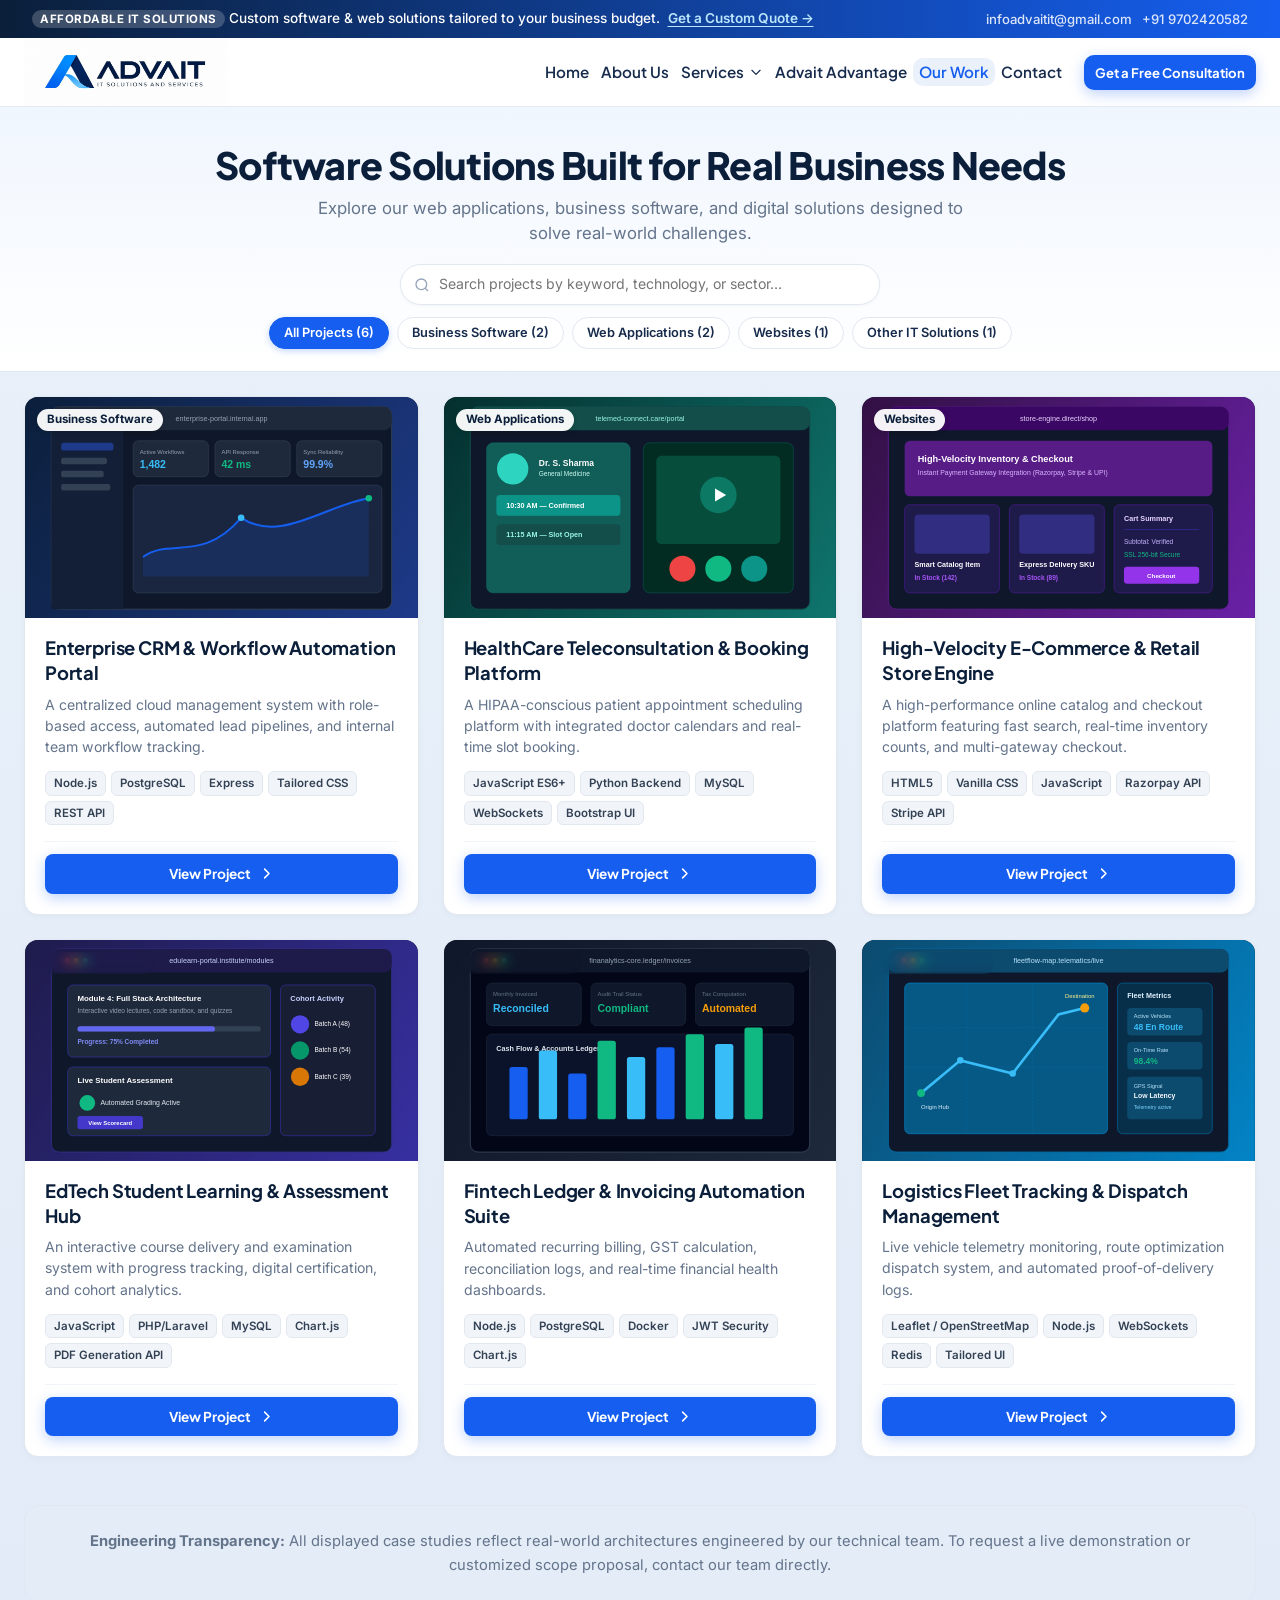
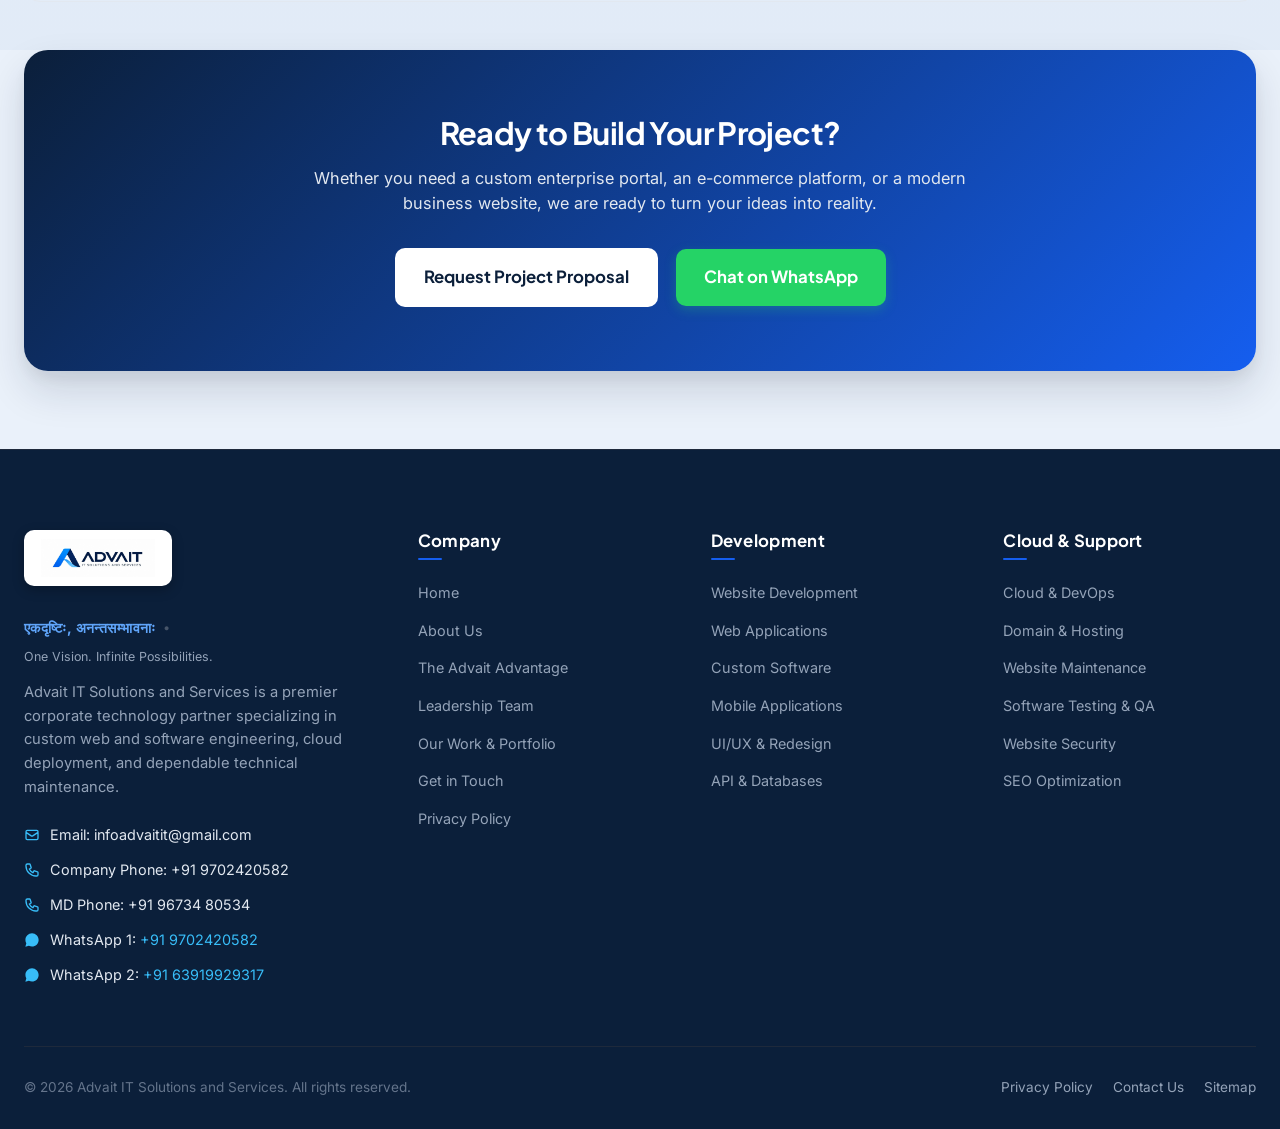
<file: projects.html>
<!DOCTYPE html>
<html lang="en">
<head>
  <!-- Google tag (gtag.js) -->
  <script async src="https://www.googletagmanager.com/gtag/js?id=G-MNV8W0JCC7"></script>
  <script>
    window.dataLayer = window.dataLayer || [];
    function gtag(){dataLayer.push(arguments);}
    gtag('js', new Date());
    gtag('config', 'G-MNV8W0JCC7');
  </script>
<meta charset="UTF-8">
  <meta name="viewport" content="width=device-width, initial-scale=1.0">
  <title>Software &amp; Web Projects Portfolio | Advait IT Solutions</title>
  <meta name="description" content="Browse verified software and web projects delivered by Advait IT Solutions. Explore custom web applications, responsive websites, and enterprise tools.">
  <meta name="keywords" content="Advait IT Solutions portfolio, software engineering projects, web development case studies, IT solutions showcase">
  <meta name="author" content="Advait IT Solutions and Services">
  <meta name="robots" content="index, follow">

  <link rel="canonical" href="https://advaititsolutions.com/projects.html">

  <meta property="og:type" content="website">
  <meta property="og:url" content="https://advaititsolutions.com/projects.html">
  <meta property="og:title" content="Software &amp; Web Projects Portfolio | Advait IT Solutions">
  <meta property="og:description" content="Verified client implementations and custom software engineering projects delivered by Advait IT Solutions in Mumbai across diverse industries.">
  <meta property="og:image" content="https://advaititsolutions.com/assets/images/hero-corporate-workspace.jpg">
  <meta property="og:site_name" content="Advait IT Solutions and Services">
  <meta property="og:locale" content="en_IN">
  <meta property="og:image:width" content="1200">
  <meta property="og:image:height" content="630">
  <meta property="og:image:alt" content="Advait IT Solutions - Client Projects and Software Portfolio">

  <meta name="twitter:card" content="summary_large_image">
  <meta name="twitter:title" content="Software &amp; Web Projects Portfolio | Advait IT Solutions">
  <meta name="twitter:description" content="Verified client implementations and custom software engineering projects delivered by Advait IT Solutions in Mumbai across diverse industries.">
  <meta name="twitter:image" content="https://advaititsolutions.com/assets/images/hero-corporate-workspace.jpg">

  <link rel="icon" type="image/svg+xml" href="favicon.svg">

  <!-- Google Fonts Preconnect & Stylesheet -->
  <link rel="preconnect" href="https://fonts.googleapis.com">
  <link rel="preconnect" href="https://fonts.gstatic.com" crossorigin>
  <link rel="stylesheet" href="https://fonts.googleapis.com/css2?family=Plus+Jakarta+Sans:wght@400;500;600;700;800&family=Inter:wght@400;500;600;700&family=Noto+Sans+Devanagari:wght@400;500;600;700&family=JetBrains+Mono:wght@400;500;600&display=swap">

  <link rel="stylesheet" href="css/style.css">
  <link rel="stylesheet" href="css/animations.css">
  <link rel="stylesheet" href="css/responsive.css">

  <!-- JSON-LD Structured Data for Projects -->
    <!-- JSON-LD: BreadcrumbList and CollectionPage Graph -->
  <script type="application/ld+json">
  {
    "@context": "https://schema.org",
    "@graph": [
      {
        "@type": "BreadcrumbList",
        "itemListElement": [
          {
            "@type": "ListItem",
            "position": 1,
            "name": "Home",
            "item": "https://advaititsolutions.com/"
          },
          {
            "@type": "ListItem",
            "position": 2,
            "name": "Projects",
            "item": "https://advaititsolutions.com/projects.html"
          }
        ]
      },
      {
        "@type": "CollectionPage",
        "@id": "https://advaititsolutions.com/projects.html#portfolio",
        "url": "https://advaititsolutions.com/projects.html",
        "name": "Software & Web Projects Portfolio | Advait IT Solutions",
        "description": "Showcase of completed software engineering projects, web applications, and digital implementations delivered by Advait IT Solutions."
      }
    ]
  }
  </script>
</head>
<body class="inner-page">
<a href="#mainContent" class="skip-link">Skip to main content</a>

  <!-- Centered Constrained Corporate Site Wrapper -->
  <div class="site-wrapper">

  <!-- Announcement Strip -->
  <div class="announcement-strip">
    <div class="container announcement-inner">
      <div>
        <span class="announcement-badge">Affordable IT Solutions</span>
        <span>Custom software &amp; web solutions tailored to your business budget.</span>
        <a href="contact.html" class="announcement-link">Get a Custom Quote &rarr;</a>
      </div>
      <div class="announcement-contacts">
        <a href="mailto:infoadvaitit@gmail.com">infoadvaitit@gmail.com</a>
        <a href="https://wa.me/919702420582" target="_blank" rel="noopener">+91 9702420582</a>
      </div>
    </div>
  </div>

  <!-- Header -->
  <header class="site-header" role="banner">
    <div class="container">
      <nav class="navbar" aria-label="Main Navigation">
        <a href="index.html" class="navbar-brand" aria-label="Advait IT Solutions and Services Homepage">
          <img src="assets/logos/logo.jpg" alt="Advait IT Solutions and Services Logo" class="brand-logo-img" width="138" height="46">
        </a>

        <ul class="nav-menu" id="primaryNav">
          <li class="nav-item"><a href="index.html" class="nav-link">Home</a></li>
          <li class="nav-item"><a href="about.html" class="nav-link">About Us</a></li>
          <li class="nav-item dropdown">
            <a href="services.html" class="nav-link dropdown-toggle" aria-haspopup="true" aria-expanded="false">
              Services
              <svg class="chevron" width="14" height="14" viewBox="0 0 24 24" fill="none" stroke="currentColor" stroke-width="2"><path stroke-linecap="round" stroke-linejoin="round" d="M19 9l-7 7-7-7"/></svg>
            </a>
            <div class="dropdown-menu" role="menu">
              <div class="dropdown-grid">
                <a href="services.html#web-dev" class="dropdown-link-card" role="menuitem">
                  <div class="dropdown-icon">
                    <svg width="18" height="18" fill="none" viewBox="0 0 24 24" stroke="currentColor" stroke-width="2"><rect x="2" y="3" width="20" height="14" rx="2"/><line x1="8" y1="21" x2="16" y2="21"/><line x1="12" y1="17" x2="12" y2="21"/></svg>
                  </div>
                  <div class="dropdown-text">
                    <h4>Website Development</h4>
                    <p>Corporate, portfolio, landing pages &amp; e-commerce.</p>
                  </div>
                </a>

                <a href="services.html#web-apps" class="dropdown-link-card" role="menuitem">
                  <div class="dropdown-icon">
                    <svg width="18" height="18" fill="none" viewBox="0 0 24 24" stroke="currentColor" stroke-width="2"><polygon points="12 2 2 7 12 12 22 7 12 2"/><polyline points="2 17 12 22 22 17"/><polyline points="2 12 12 17 22 12"/></svg>
                  </div>
                  <div class="dropdown-text">
                    <h4>Web Applications</h4>
                    <p>Portals, dashboards &amp; automated workflows.</p>
                  </div>
                </a>

                <a href="services.html#software-dev" class="dropdown-link-card" role="menuitem">
                  <div class="dropdown-icon">
                    <svg width="18" height="18" fill="none" viewBox="0 0 24 24" stroke="currentColor" stroke-width="2"><polyline points="16 18 22 12 16 6"/><polyline points="8 6 2 12 8 18"/></svg>
                  </div>
                  <div class="dropdown-text">
                    <h4>Software Engineering</h4>
                    <p>Custom business software &amp; internal tools.</p>
                  </div>
                </a>

                <a href="services.html#mobile-dev" class="dropdown-link-card" role="menuitem">
                  <div class="dropdown-icon">
                    <svg width="18" height="18" fill="none" viewBox="0 0 24 24" stroke="currentColor" stroke-width="2"><rect x="5" y="2" width="14" height="20" rx="2"/><line x1="12" y1="18" x2="12.01" y2="18"/></svg>
                  </div>
                  <div class="dropdown-text">
                    <h4>Mobile Applications</h4>
                    <p>Android &amp; iOS responsive cross-platform apps.</p>
                  </div>
                </a>

                <a href="services.html#cloud-devops" class="dropdown-link-card" role="menuitem">
                  <div class="dropdown-icon">
                    <svg width="18" height="18" fill="none" viewBox="0 0 24 24" stroke="currentColor" stroke-width="2"><path d="M18 10h-1.26A8 8 0 109 20h9a5 5 0 000-10z"/></svg>
                  </div>
                  <div class="dropdown-text">
                    <h4>Cloud &amp; Deployment</h4>
                    <p>Domain, hosting, CI/CD, SSL &amp; production release.</p>
                  </div>
                </a>

                <a href="services.html#maintenance" class="dropdown-link-card" role="menuitem">
                  <div class="dropdown-icon">
                    <svg width="18" height="18" fill="none" viewBox="0 0 24 24" stroke="currentColor" stroke-width="2"><path d="M14.7 6.3a1 1 0 000 1.4l1.6 1.6a1 1 0 001.4 0l3.77-3.77a6 6 0 01-7.94 7.94l-6.91 6.91a2.12 2.12 0 01-3-3l6.91-6.91a6 6 0 017.94-7.94l-3.76 3.76z"/></svg>
                  </div>
                  <div class="dropdown-text">
                    <h4>Maintenance &amp; Support</h4>
                    <p>Bug fixes, updates, backups &amp; long-term health.</p>
                  </div>
                </a>
              </div>

              <div class="dropdown-footer">
                <span>Explore all 14 specialized IT service areas</span>
                <a href="services.html" class="service-card-link">
                  View Full Services List &rarr;
                </a>
              </div>
            </div>
          </li>
          <li class="nav-item"><a href="advait-advantage.html" class="nav-link">Advait Advantage</a></li>
          <li class="nav-item"><a href="projects.html" class="nav-link active">Our Work</a></li>
          <li class="nav-item"><a href="contact.html" class="nav-link">Contact</a></li>
          <li class="mobile-nav-cta">
            <a href="contact.html" class="btn btn-primary btn-sm">Get a Free Consultation</a>
            <a href="https://wa.me/919702420582?text=Hello%20Advait%20IT%20Solutions%2C%20I%20would%20like%20to%20discuss%20a%20project." class="btn btn-whatsapp btn-sm" target="_blank" rel="noopener noreferrer">
              Chat on WhatsApp
            </a>
          </li>
        </ul>

        <div class="nav-actions">
          <a href="contact.html" class="btn btn-primary btn-sm">Get a Free Consultation</a>
          <button class="hamburger-btn" aria-label="Toggle navigation menu" aria-expanded="false" aria-controls="primaryNav">
            <svg width="24" height="24" viewBox="0 0 24 24" fill="none" stroke="currentColor" stroke-width="2"><path stroke-linecap="round" stroke-linejoin="round" d="M4 6h16M4 12h16M4 18h16"/></svg>
          </button>
        </div>
      </nav>
    </div>
  </header>

  <main id="mainContent">
    <!-- Compact Portfolio Hero & Toolbar -->
    <section class="projects-hero-compact" aria-label="Our Portfolio">
      <div class="container text-center">
        <h1 class="projects-hero-title">Software Solutions Built for Real Business Needs</h1>
        <p class="projects-hero-subtitle">
          Explore our web applications, business software, and digital solutions designed to solve real-world challenges.
        </p>

        <!-- Compact Search & Filter Toolbar -->
        <div class="projects-toolbar" id="projectsToolbar">
          <div class="projects-search-wrap">
            <svg class="search-svg" width="16" height="16" fill="none" viewBox="0 0 24 24" stroke="currentColor" stroke-width="2" aria-hidden="true">
              <circle cx="11" cy="11" r="8"/><line x1="21" y1="21" x2="16.65" y2="16.65"/>
            </svg>
            <input 
              type="search" 
              id="projectSearchInput" 
              class="projects-search-input" 
              placeholder="Search projects by keyword, technology, or sector..." 
              aria-label="Search projects"
              autocomplete="off"
            >
          </div>

          <div class="projects-filter-rail" role="tablist" aria-label="Filter projects by category">
            <button type="button" class="filter-btn active" data-filter="all" role="tab" aria-selected="true">All Projects (6)</button>
            <button type="button" class="filter-btn" data-filter="business-software" role="tab" aria-selected="false">Business Software (2)</button>
            <button type="button" class="filter-btn" data-filter="web-apps" role="tab" aria-selected="false">Web Applications (2)</button>
            <button type="button" class="filter-btn" data-filter="websites" role="tab" aria-selected="false">Websites (1)</button>
            <button type="button" class="filter-btn" data-filter="other-it" role="tab" aria-selected="false">Other IT Solutions (1)</button>
          </div>
        </div>
      </div>
    </section>

    <!-- Projects Grid Section -->
    <section class="projects-grid-section pt-0">
      <div class="container">
        <!-- Dynamic Projects Grid (Populated by js/projects-data.js) -->
        <div class="projects-grid" id="projectsGallery" aria-live="polite">
          <!-- Projects rendered dynamically via JavaScript -->
        </div>

        <!-- Verification Notice -->
        <div class="portfolio-notice-box">
          <p>
            <strong>Engineering Transparency:</strong> All displayed case studies reflect real-world architectures engineered by our technical team. To request a live demonstration or customized scope proposal, contact our team directly.
          </p>
        </div>
      </div>
    </section>

    <!-- Bottom CTA -->
    <section class="section section-light pt-0">
      <div class="container">
        <div class="cta-banner reveal">
          <h2>Ready to Build Your Project?</h2>
          <p>
            Whether you need a custom enterprise portal, an e-commerce platform, or a modern business website, we are ready to turn your ideas into reality.
          </p>
          <div class="cta-banner-actions">
            <a href="contact.html" class="btn btn-white btn-lg">Request Project Proposal</a>
            <a href="https://wa.me/919702420582?text=Hello%20Advait%20IT%20Solutions%2C%20I%20would%20like%20to%20discuss%20a%20new%20project." class="btn btn-whatsapp btn-lg" target="_blank" rel="noopener">Chat on WhatsApp</a>
          </div>
        </div>
      </div>
    </section>
  </main>

  <!-- Footer -->
  <footer class="site-footer" role="contentinfo">
    <div class="container">
      <div class="footer-top">
        <div class="footer-brand">
          <a href="index.html" class="footer-brand-logo-link" aria-label="Advait IT Solutions Footer Home">
            <img src="assets/logos/logo.jpg" alt="Advait IT Solutions and Services Logo" class="footer-brand-logo" width="138" height="46">
          </a>
          <div class="footer-sanskrit-tagline" aria-label="Advait Brand Motto">
            <span class="sanskrit-devanagari" lang="sa">एकदृष्टिः, अनन्तसम्भावनाः</span>
            <span class="sanskrit-sep" aria-hidden="true">•</span>
            <span class="sanskrit-trans">One Vision. Infinite Possibilities.</span>
          </div>
          <p>
            Advait IT Solutions and Services is a premier corporate technology partner specializing in custom web and software engineering, cloud deployment, and dependable technical maintenance.
          </p>
                    <div class="footer-contacts-list">
            <div class="footer-contact-item">
              <svg width="16" height="16" fill="none" viewBox="0 0 24 24" stroke="currentColor" stroke-width="2" aria-hidden="true"><path stroke-linecap="round" stroke-linejoin="round" d="M3 8l7.89 5.26a2 2 0 002.22 0L21 8M5 19h14a2 2 0 002-2V7a2 2 0 00-2-2H5a2 2 0 00-2 2v10a2 2 0 002 2z"/></svg>
              <span>Email: <a href="mailto:infoadvaitit@gmail.com">infoadvaitit@gmail.com</a></span>
            </div>
            <div class="footer-contact-item">
              <svg width="16" height="16" fill="none" viewBox="0 0 24 24" stroke="currentColor" stroke-width="2" aria-hidden="true"><path stroke-linecap="round" stroke-linejoin="round" d="M3 5a2 2 0 012-2h3.28a1 1 0 01.948.684l1.498 4.493a1 1 0 01-.502 1.21l-2.257 1.13a11.042 11.042 0 005.516 5.516l1.13-2.257a1 1 0 011.21-.502l4.493 1.498a1 1 0 01.684.949V19a2 2 0 01-2 2h-1C9.716 21 3 14.284 3 6V5z"/></svg>
              <span>Company Phone: <a href="tel:+919702420582">+91 9702420582</a></span>
            </div>
            <div class="footer-contact-item">
              <svg width="16" height="16" fill="none" viewBox="0 0 24 24" stroke="currentColor" stroke-width="2" aria-hidden="true"><path stroke-linecap="round" stroke-linejoin="round" d="M3 5a2 2 0 012-2h3.28a1 1 0 01.948.684l1.498 4.493a1 1 0 01-.502 1.21l-2.257 1.13a11.042 11.042 0 005.516 5.516l1.13-2.257a1 1 0 011.21-.502l4.493 1.498a1 1 0 01.684.949V19a2 2 0 01-2 2h-1C9.716 21 3 14.284 3 6V5z"/></svg>
              <span>MD Phone: <a href="tel:+919673480534">+91 96734 80534</a></span>
            </div>
            <div class="footer-contact-item">
              <svg width="16" height="16" fill="currentColor" viewBox="0 0 24 24" aria-hidden="true"><path d="M12.04 2c-5.46 0-9.91 4.45-9.91 9.91 0 1.75.46 3.45 1.32 4.95L2.05 22l5.25-1.38c1.45.79 3.08 1.21 4.74 1.21 5.46 0 9.91-4.45 9.91-9.91 0-2.65-1.03-5.14-2.9-7.01A9.816 9.816 0 0012.04 2z"/></svg>
              <span>WhatsApp 1: <a href="https://wa.me/919702420582" target="_blank" rel="noopener noreferrer" class="whatsapp-link">+91 9702420582</a></span>
            </div>
            <div class="footer-contact-item">
              <svg width="16" height="16" fill="currentColor" viewBox="0 0 24 24" aria-hidden="true"><path d="M12.04 2c-5.46 0-9.91 4.45-9.91 9.91 0 1.75.46 3.45 1.32 4.95L2.05 22l5.25-1.38c1.45.79 3.08 1.21 4.74 1.21 5.46 0 9.91-4.45 9.91-9.91 0-2.65-1.03-5.14-2.9-7.01A9.816 9.816 0 0012.04 2z"/></svg>
              <span>WhatsApp 2: <a href="https://wa.me/9163919929317" target="_blank" rel="noopener noreferrer" class="whatsapp-link">+91 63919929317</a></span>
            </div>
          </div>
        </div>

        <div class="footer-column">
          <h3>Company</h3>
          <ul class="footer-links">
            <li><a href="index.html">Home</a></li>
            <li><a href="about.html">About Us</a></li>
            <li><a href="advait-advantage.html">The Advait Advantage</a></li>
            <li><a href="about.html#leadership">Leadership Team</a></li>
            <li><a href="projects.html">Our Work &amp; Portfolio</a></li>
            <li><a href="contact.html">Get in Touch</a></li>
            <li><a href="privacy-policy.html">Privacy Policy</a></li>
          </ul>
        </div>

        <div class="footer-column">
          <h3>Development</h3>
          <ul class="footer-links">
            <li><a href="services.html#web-dev">Website Development</a></li>
            <li><a href="services.html#web-apps">Web Applications</a></li>
            <li><a href="services.html#software-dev">Custom Software</a></li>
            <li><a href="services.html#mobile-dev">Mobile Applications</a></li>
            <li><a href="services.html#ui-ux">UI/UX &amp; Redesign</a></li>
            <li><a href="services.html#api-database">API &amp; Databases</a></li>
          </ul>
        </div>

        <div class="footer-column">
          <h3>Cloud &amp; Support</h3>
          <ul class="footer-links">
            <li><a href="services.html#cloud-devops">Cloud &amp; DevOps</a></li>
            <li><a href="services.html#hosting-domain">Domain &amp; Hosting</a></li>
            <li><a href="services.html#maintenance">Website Maintenance</a></li>
            <li><a href="services.html#qa-testing">Software Testing &amp; QA</a></li>
            <li><a href="services.html#cybersecurity">Website Security</a></li>
            <li><a href="services.html#seo-optimization">SEO Optimization</a></li>
          </ul>
        </div>
      </div>

      <div class="footer-bottom">
        <div>
          &copy; <span class="dynamic-year">2026</span> Advait IT Solutions and Services. All rights reserved.
        </div>
        <div class="footer-bottom-links">
          <a href="privacy-policy.html">Privacy Policy</a>
          <a href="contact.html">Contact Us</a>
          <a href="sitemap.xml">Sitemap</a>
        </div>
      </div>
    </div>
  </footer>
  </div><!-- /.site-wrapper -->

  <button class="scroll-top-btn" aria-label="Scroll to top of page">
    <svg width="20" height="20" fill="none" viewBox="0 0 24 24" stroke="currentColor" stroke-width="2.5">
      <path stroke-linecap="round" stroke-linejoin="round" d="M5 10l7-7m0 0l7 7m-7-7v18"/>
    </svg>
  </button>

  <script src="js/main.js"></script>
  <script src="js/interactions.js"></script>
  <script src="js/projects-data.js"></script>
</body>
</html>
</file>
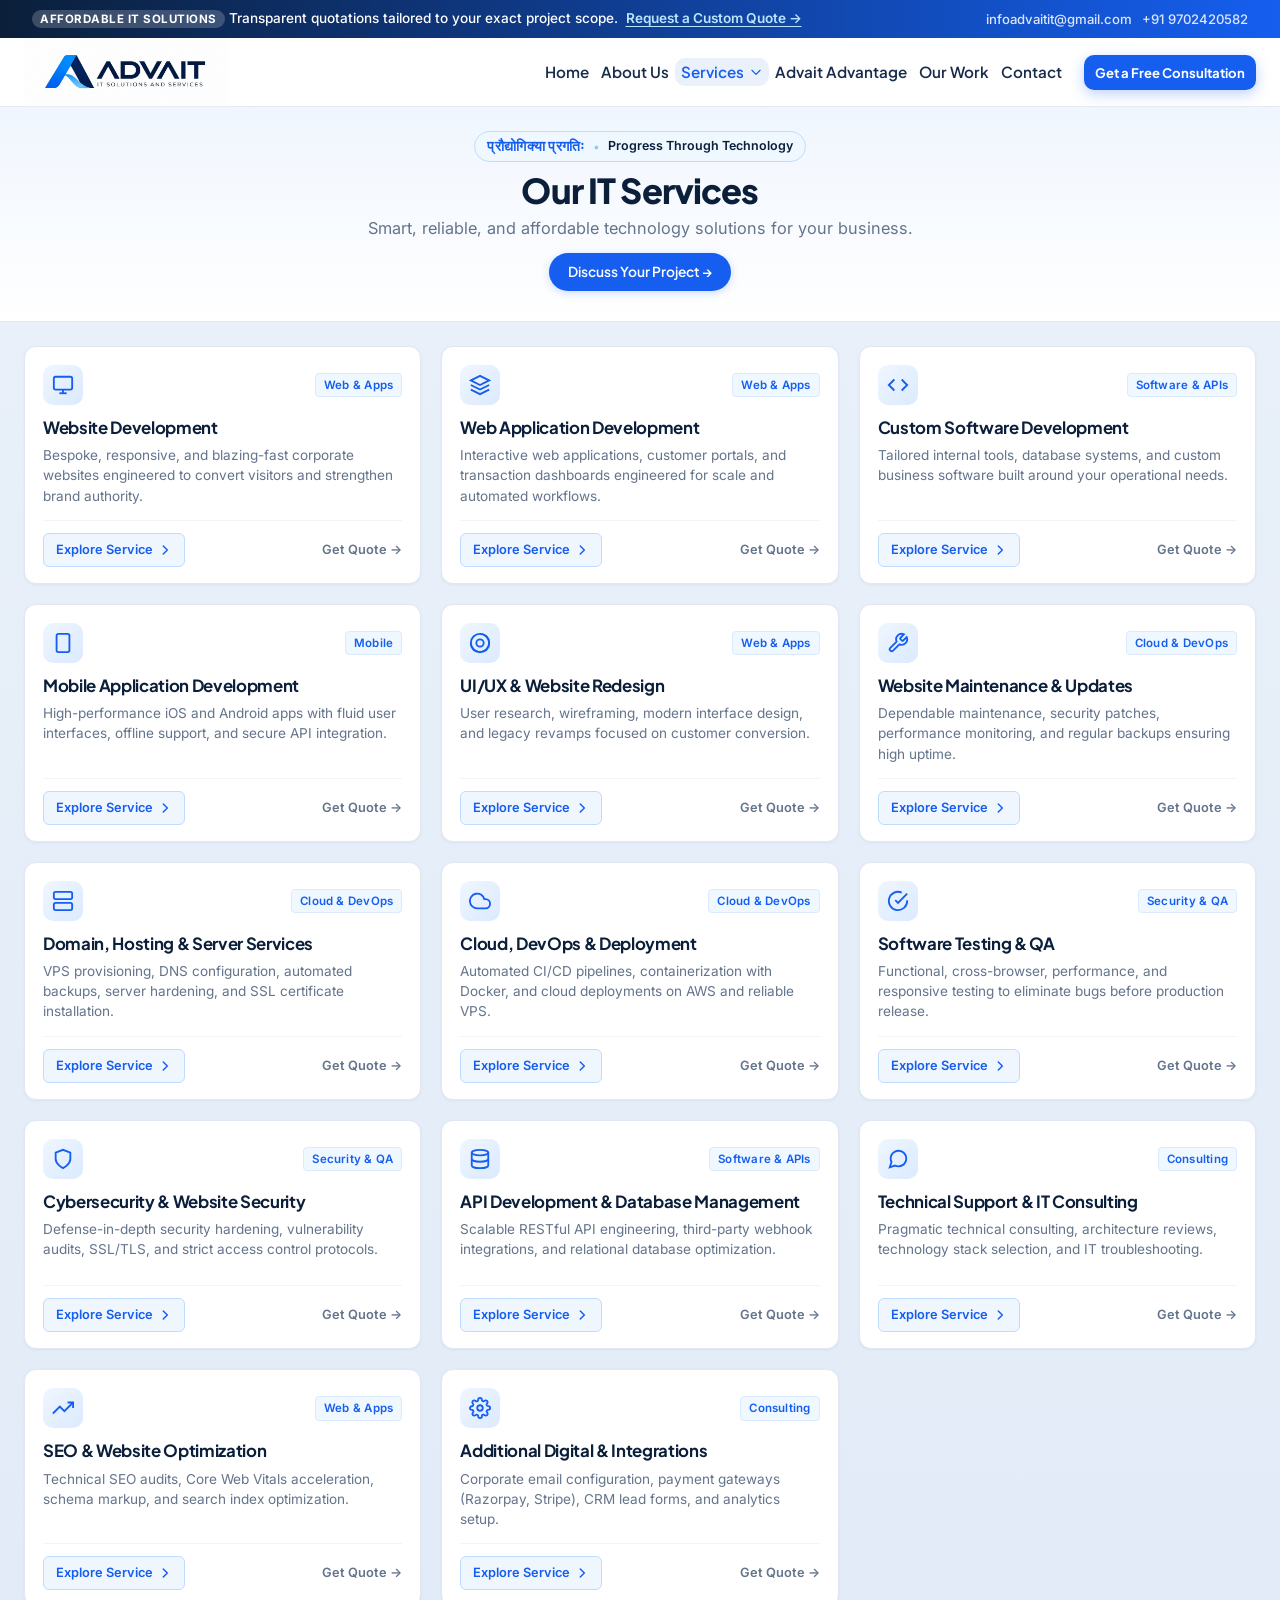
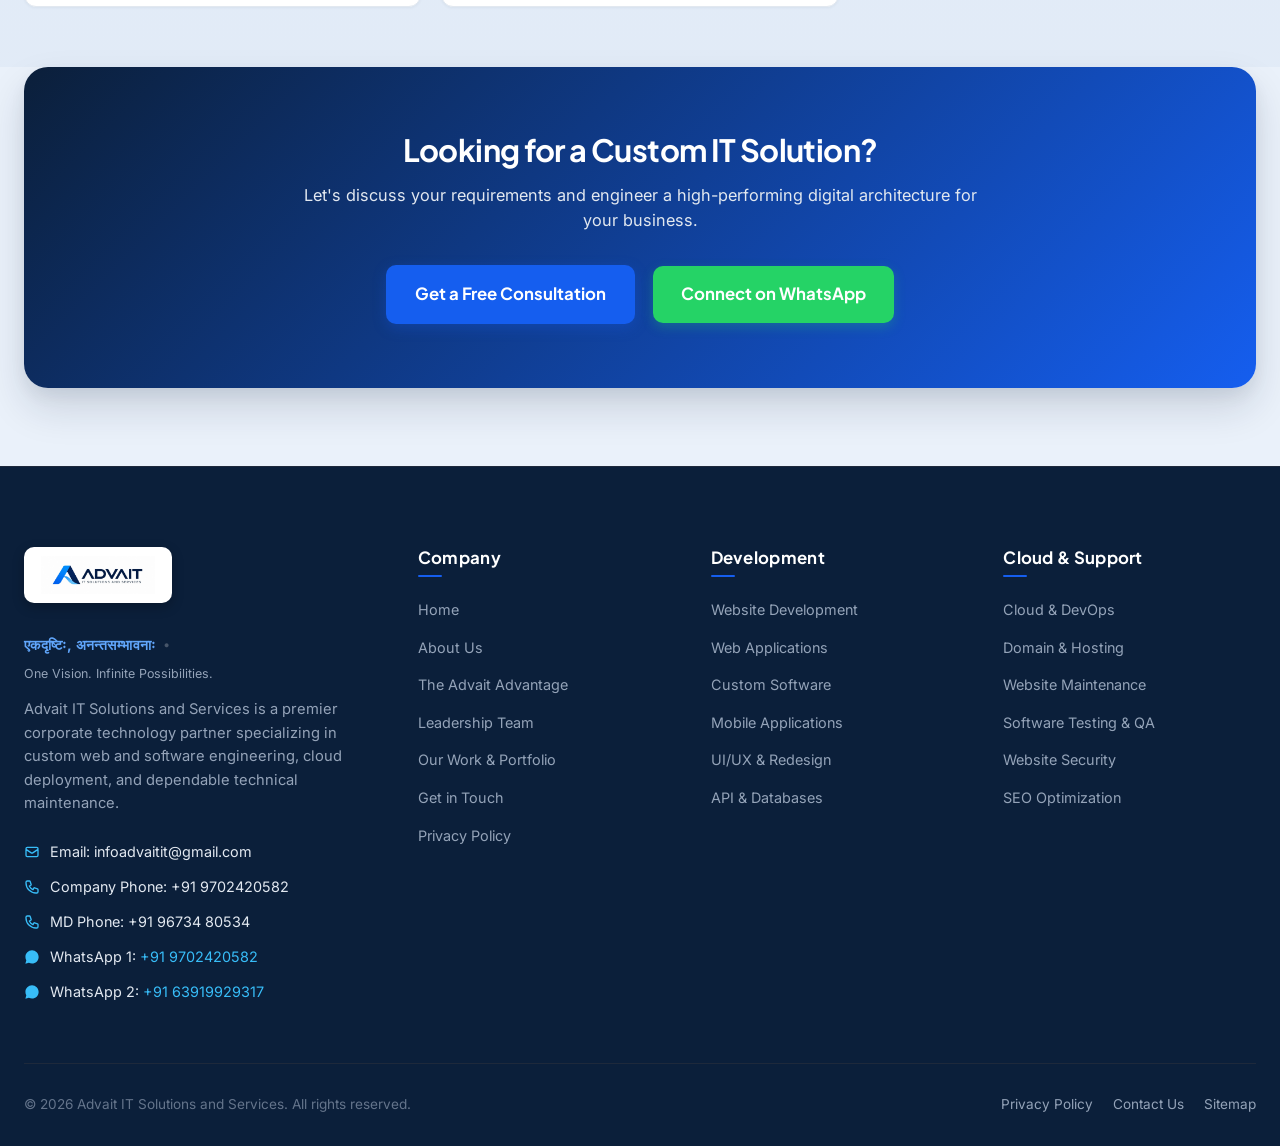
<file: services.html>
<!DOCTYPE html>
<html lang="en">
<head>
  <!-- Google tag (gtag.js) -->
  <script async src="https://www.googletagmanager.com/gtag/js?id=G-MNV8W0JCC7"></script>
  <script>
    window.dataLayer = window.dataLayer || [];
    function gtag(){dataLayer.push(arguments);}
    gtag('js', new Date());
    gtag('config', 'G-MNV8W0JCC7');
  </script>
<meta charset="UTF-8">
  <meta name="viewport" content="width=device-width, initial-scale=1.0">
  <title>IT Services &amp; Software Development | Advait IT Solutions</title>
  <meta name="description" content="Explore IT services from Advait IT Solutions in Mumbai: custom software development, modern websites, mobile apps, cloud DevOps, AI solutions, and maintenance.">
  <meta name="keywords" content="IT services, web development, custom software, web applications, mobile apps, DevOps, cloud deployment, software testing, website maintenance, SEO, Advait IT Solutions">
  <meta name="author" content="Advait IT Solutions and Services">
  <meta name="robots" content="index, follow">

  <link rel="canonical" href="https://advaititsolutions.com/services.html">

  <meta property="og:type" content="website">
  <meta property="og:url" content="https://advaititsolutions.com/services.html">
  <meta property="og:title" content="IT Services &amp; Software Development | Advait IT Solutions">
  <meta property="og:description" content="Comprehensive IT services from custom software engineering to cloud deployment, mobile applications, and long-term technical maintenance in Mumbai.">
  <meta property="og:image" content="https://advaititsolutions.com/assets/images/service-web-development.jpg">
  <meta property="og:site_name" content="Advait IT Solutions and Services">
  <meta property="og:locale" content="en_IN">
  <meta property="og:image:width" content="1200">
  <meta property="og:image:height" content="630">
  <meta property="og:image:alt" content="Advait IT Solutions - IT Services and Custom Software Development in Mumbai">

  <meta name="twitter:card" content="summary_large_image">
  <meta name="twitter:title" content="IT Services &amp; Software Development | Advait IT Solutions">
  <meta name="twitter:description" content="Comprehensive IT services from custom software engineering to cloud deployment, mobile applications, and long-term technical maintenance in Mumbai.">
  <meta name="twitter:image" content="https://advaititsolutions.com/assets/images/service-web-development.jpg">

  <link rel="icon" type="image/svg+xml" href="favicon.svg">

  <!-- Google Fonts Preconnect & Stylesheet -->
  <link rel="preconnect" href="https://fonts.googleapis.com">
  <link rel="preconnect" href="https://fonts.gstatic.com" crossorigin>
  <link rel="stylesheet" href="https://fonts.googleapis.com/css2?family=Plus+Jakarta+Sans:wght@400;500;600;700;800&family=Inter:wght@400;500;600;700&family=Noto+Sans+Devanagari:wght@400;500;600;700&family=JetBrains+Mono:wght@400;500;600&display=swap">

  <link rel="stylesheet" href="css/style.css">
  <link rel="stylesheet" href="css/animations.css">
  <link rel="stylesheet" href="css/responsive.css">

  <!-- JSON-LD Structured Data for Services -->
    <!-- JSON-LD: BreadcrumbList and Services Graph -->
  <script type="application/ld+json">
  {
    "@context": "https://schema.org",
    "@graph": [
      {
        "@type": "BreadcrumbList",
        "itemListElement": [
          {
            "@type": "ListItem",
            "position": 1,
            "name": "Home",
            "item": "https://advaititsolutions.com/"
          },
          {
            "@type": "ListItem",
            "position": 2,
            "name": "Services",
            "item": "https://advaititsolutions.com/services.html"
          }
        ]
      },
      {
        "@type": "Service",
        "serviceType": "Website Development",
        "provider": {
          "@type": "Organization",
          "name": "Advait IT Solutions and Services",
          "url": "https://advaititsolutions.com/"
        },
        "areaServed": "Global",
        "description": "Bespoke, responsive, and high-performance corporate websites and portals engineered with clean HTML5, CSS3, and JavaScript."
      },
      {
        "@type": "Service",
        "serviceType": "Web Application Development",
        "provider": {
          "@type": "Organization",
          "name": "Advait IT Solutions and Services",
          "url": "https://advaititsolutions.com/"
        },
        "areaServed": "Global",
        "description": "Custom full-stack web applications, SaaS dashboards, and automated digital workflows built with scalable architecture."
      },
      {
        "@type": "Service",
        "serviceType": "Custom Software Development",
        "provider": {
          "@type": "Organization",
          "name": "Advait IT Solutions and Services",
          "url": "https://advaititsolutions.com/"
        },
        "areaServed": "Global",
        "description": "Tailored enterprise software, business process automation tools, database systems, and proprietary solutions designed for operational efficiency."
      },
      {
        "@type": "Service",
        "serviceType": "Mobile App Development",
        "provider": {
          "@type": "Organization",
          "name": "Advait IT Solutions and Services",
          "url": "https://advaititsolutions.com/"
        },
        "areaServed": "Global",
        "description": "Cross-platform and native mobile applications with intuitive UI/UX, offline capabilities, and secure API backend integrations."
      },
      {
        "@type": "Service",
        "serviceType": "Cloud & DevOps Solutions",
        "provider": {
          "@type": "Organization",
          "name": "Advait IT Solutions and Services",
          "url": "https://advaititsolutions.com/"
        },
        "areaServed": "Global",
        "description": "Cloud migration, server provisioning, containerization, CI/CD automated deployment pipelines, and high-availability configuration on AWS and VPS."
      }
    ]
  }
  </script>
</head>
<body class="inner-page">
<a href="#mainContent" class="skip-link">Skip to main content</a>

  <!-- Centered Constrained Corporate Site Wrapper -->
  <div class="site-wrapper">

  <!-- Announcement Strip -->
  <div class="announcement-strip">
    <div class="container announcement-inner">
      <div>
        <span class="announcement-badge">Affordable IT Solutions</span>
        <span>Transparent quotations tailored to your exact project scope.</span>
        <a href="contact.html" class="announcement-link">Request a Custom Quote &rarr;</a>
      </div>
      <div class="announcement-contacts">
        <a href="mailto:infoadvaitit@gmail.com">infoadvaitit@gmail.com</a>
        <a href="https://wa.me/919702420582" target="_blank" rel="noopener">+91 9702420582</a>
      </div>
    </div>
  </div>

  <!-- Header -->
  <header class="site-header" role="banner">
    <div class="container">
      <nav class="navbar" aria-label="Main Navigation">
        <a href="index.html" class="navbar-brand" aria-label="Advait IT Solutions and Services Homepage">
          <img src="assets/logos/logo.jpg" alt="Advait IT Solutions and Services Logo" class="brand-logo-img" width="138" height="46">
        </a>

        <ul class="nav-menu" id="primaryNav">
          <li class="nav-item"><a href="index.html" class="nav-link">Home</a></li>
          <li class="nav-item"><a href="about.html" class="nav-link">About Us</a></li>
          <li class="nav-item dropdown">
            <a href="services.html" class="nav-link dropdown-toggle" aria-haspopup="true" aria-expanded="false">
              Services
              <svg class="chevron" width="14" height="14" viewBox="0 0 24 24" fill="none" stroke="currentColor" stroke-width="2"><path stroke-linecap="round" stroke-linejoin="round" d="M19 9l-7 7-7-7"/></svg>
            </a>
            <div class="dropdown-menu" role="menu">
              <div class="dropdown-grid">
                <a href="services.html#web-dev" class="dropdown-link-card" role="menuitem">
                  <div class="dropdown-icon">
                    <svg width="18" height="18" fill="none" viewBox="0 0 24 24" stroke="currentColor" stroke-width="2"><rect x="2" y="3" width="20" height="14" rx="2"/><line x1="8" y1="21" x2="16" y2="21"/><line x1="12" y1="17" x2="12" y2="21"/></svg>
                  </div>
                  <div class="dropdown-text">
                    <h4>Website Development</h4>
                    <p>Corporate, portfolio, landing pages &amp; e-commerce.</p>
                  </div>
                </a>

                <a href="services.html#web-apps" class="dropdown-link-card" role="menuitem">
                  <div class="dropdown-icon">
                    <svg width="18" height="18" fill="none" viewBox="0 0 24 24" stroke="currentColor" stroke-width="2"><polygon points="12 2 2 7 12 12 22 7 12 2"/><polyline points="2 17 12 22 22 17"/><polyline points="2 12 12 17 22 12"/></svg>
                  </div>
                  <div class="dropdown-text">
                    <h4>Web Applications</h4>
                    <p>Portals, dashboards &amp; automated workflows.</p>
                  </div>
                </a>

                <a href="services.html#software-dev" class="dropdown-link-card" role="menuitem">
                  <div class="dropdown-icon">
                    <svg width="18" height="18" fill="none" viewBox="0 0 24 24" stroke="currentColor" stroke-width="2"><polyline points="16 18 22 12 16 6"/><polyline points="8 6 2 12 8 18"/></svg>
                  </div>
                  <div class="dropdown-text">
                    <h4>Software Engineering</h4>
                    <p>Custom business software &amp; internal tools.</p>
                  </div>
                </a>

                <a href="services.html#mobile-dev" class="dropdown-link-card" role="menuitem">
                  <div class="dropdown-icon">
                    <svg width="18" height="18" fill="none" viewBox="0 0 24 24" stroke="currentColor" stroke-width="2"><rect x="5" y="2" width="14" height="20" rx="2"/><line x1="12" y1="18" x2="12.01" y2="18"/></svg>
                  </div>
                  <div class="dropdown-text">
                    <h4>Mobile Applications</h4>
                    <p>Android &amp; iOS responsive cross-platform apps.</p>
                  </div>
                </a>

                <a href="services.html#cloud-devops" class="dropdown-link-card" role="menuitem">
                  <div class="dropdown-icon">
                    <svg width="18" height="18" fill="none" viewBox="0 0 24 24" stroke="currentColor" stroke-width="2"><path d="M18 10h-1.26A8 8 0 109 20h9a5 5 0 000-10z"/></svg>
                  </div>
                  <div class="dropdown-text">
                    <h4>Cloud &amp; Deployment</h4>
                    <p>Domain, hosting, CI/CD, SSL &amp; production release.</p>
                  </div>
                </a>

                <a href="services.html#maintenance" class="dropdown-link-card" role="menuitem">
                  <div class="dropdown-icon">
                    <svg width="18" height="18" fill="none" viewBox="0 0 24 24" stroke="currentColor" stroke-width="2"><path d="M14.7 6.3a1 1 0 000 1.4l1.6 1.6a1 1 0 001.4 0l3.77-3.77a6 6 0 01-7.94 7.94l-6.91 6.91a2.12 2.12 0 01-3-3l6.91-6.91a6 6 0 017.94-7.94l-3.76 3.76z"/></svg>
                  </div>
                  <div class="dropdown-text">
                    <h4>Maintenance &amp; Support</h4>
                    <p>Bug fixes, updates, backups &amp; long-term health.</p>
                  </div>
                </a>
              </div>

              <div class="dropdown-footer">
                <span>Explore all 14 specialized IT service areas</span>
                <a href="services.html" class="service-card-link">
                  View Full Services List &rarr;
                </a>
              </div>
            </div>
          </li>
          <li class="nav-item"><a href="advait-advantage.html" class="nav-link">Advait Advantage</a></li>
          <li class="nav-item"><a href="projects.html" class="nav-link">Our Work</a></li>
          <li class="nav-item"><a href="contact.html" class="nav-link">Contact</a></li>
          <li class="mobile-nav-cta">
            <a href="contact.html" class="btn btn-primary btn-sm">Get a Free Consultation</a>
            <a href="https://wa.me/919702420582?text=Hello%20Advait%20IT%20Solutions%2C%20I%20would%20like%20to%20discuss%20a%20project." class="btn btn-whatsapp btn-sm" target="_blank" rel="noopener noreferrer">
              Chat on WhatsApp
            </a>
          </li>
        </ul>

        <div class="nav-actions">
          <a href="contact.html" class="btn btn-primary btn-sm">Get a Free Consultation</a>
          <button class="hamburger-btn" aria-label="Toggle navigation menu" aria-expanded="false" aria-controls="primaryNav">
            <svg width="24" height="24" viewBox="0 0 24 24" fill="none" stroke="currentColor" stroke-width="2"><path stroke-linecap="round" stroke-linejoin="round" d="M4 6h16M4 12h16M4 18h16"/></svg>
          </button>
        </div>
      </nav>
    </div>
  </header>

            <main id="mainContent">
    <!-- Section 1 — Compact Hero -->
    <section class="services-hero-compact" aria-label="Our IT Services">
      <div class="container text-center">
        <div class="services-sanskrit-kicker" aria-label="Services Technology Tagline">
          <span class="sanskrit-devanagari" lang="sa">प्रौद्योगिक्या प्रगतिः</span>
          <span class="sanskrit-sep" aria-hidden="true">•</span>
          <span class="sanskrit-trans">Progress Through Technology</span>
        </div>
        <h1 class="services-hero-title">Our IT Services</h1>
        <p class="services-hero-subtitle">
          Smart, reliable, and affordable technology solutions for your business.
        </p>
        <div class="services-hero-cta-wrap">
          <a href="contact.html" class="btn btn-primary services-hero-cta">Discuss Your Project &rarr;</a>
        </div>
      </div>
    </section>

    <!-- Services Grid Section -->
    <section class="services-grid-section pt-0">
      <div class="container">
        <!-- Empty State Container -->
        <div id="servicesEmptyState" class="services-empty-state" style="display: none;">
          <div class="empty-state-icon">
            <svg width="38" height="38" fill="none" viewBox="0 0 24 24" stroke="currentColor" stroke-width="1.75"><circle cx="11" cy="11" r="8"/><path d="M21 21l-4.35-4.35"/><line x1="8" y1="11" x2="14" y2="11"/></svg>
          </div>
          <h3>No Matching Services Found</h3>
          <p id="emptyStateText">We could not find any services matching your query.</p>
          <button type="button" id="resetServicesFiltersBtn" class="btn btn-outline-primary btn-sm">Reset All Filters</button>
        </div>

        <div class="advait-services-grid" id="servicesGrid">

          <!-- Card 1: Website Development -->
          <article class="advait-service-card" id="web-dev" data-service-id="web-dev" data-category="web-dev">
            <div class="advait-card-header">
              <div class="advait-card-icon-wrap" aria-hidden="true">
                <svg width="22" height="22" fill="none" viewBox="0 0 24 24" stroke="currentColor" stroke-width="2"><rect x="2" y="3" width="20" height="14" rx="2"/><line x1="8" y1="21" x2="16" y2="21"/><line x1="12" y1="17" x2="12" y2="21"/></svg>
              </div>
              <span class="advait-card-category">Web &amp; Apps</span>
            </div>
            <h3 class="advait-card-title">Website Development</h3>
            <p class="advait-card-desc">Bespoke, responsive, and blazing-fast corporate websites engineered to convert visitors and strengthen brand authority.</p>
            <div class="advait-card-footer">
              <button type="button" class="advait-card-cta service-explore-btn" data-service-id="web-dev" aria-label="Explore Website Development service details">
                <span>Explore Service</span>
                <svg width="14" height="14" fill="none" viewBox="0 0 24 24" stroke="currentColor" stroke-width="2.5" aria-hidden="true"><path stroke-linecap="round" stroke-linejoin="round" d="M9 5l7 7-7 7"/></svg>
              </button>
              <a href="contact.html?service=website-development" class="advait-card-quote-link" title="Get a customized quote for Website Development">Get Quote &rarr;</a>
            </div>
          </article>

          <!-- Card 2: Web Application Development -->
          <article class="advait-service-card" id="web-apps" data-service-id="web-apps" data-category="web-dev">
            <div class="advait-card-header">
              <div class="advait-card-icon-wrap" aria-hidden="true">
                <svg width="22" height="22" fill="none" viewBox="0 0 24 24" stroke="currentColor" stroke-width="2"><polygon points="12 2 2 7 12 12 22 7 12 2"/><polyline points="2 17 12 22 22 17"/><polyline points="2 12 12 17 22 12"/></svg>
              </div>
              <span class="advait-card-category">Web &amp; Apps</span>
            </div>
            <h3 class="advait-card-title">Web Application Development</h3>
            <p class="advait-card-desc">Interactive web applications, customer portals, and transaction dashboards engineered for scale and automated workflows.</p>
            <div class="advait-card-footer">
              <button type="button" class="advait-card-cta service-explore-btn" data-service-id="web-apps" aria-label="Explore Web Application Development service details">
                <span>Explore Service</span>
                <svg width="14" height="14" fill="none" viewBox="0 0 24 24" stroke="currentColor" stroke-width="2.5" aria-hidden="true"><path stroke-linecap="round" stroke-linejoin="round" d="M9 5l7 7-7 7"/></svg>
              </button>
              <a href="contact.html?service=web-applications" class="advait-card-quote-link" title="Get a customized quote for Web Application Development">Get Quote &rarr;</a>
            </div>
          </article>

          <!-- Card 3: Custom Software Development -->
          <article class="advait-service-card" id="software-dev" data-service-id="software-dev" data-category="software-dev">
            <div class="advait-card-header">
              <div class="advait-card-icon-wrap" aria-hidden="true">
                <svg width="22" height="22" fill="none" viewBox="0 0 24 24" stroke="currentColor" stroke-width="2"><polyline points="16 18 22 12 16 6"/><polyline points="8 6 2 12 8 18"/></svg>
              </div>
              <span class="advait-card-category">Software &amp; APIs</span>
            </div>
            <h3 class="advait-card-title">Custom Software Development</h3>
            <p class="advait-card-desc">Tailored internal tools, database systems, and custom business software built around your operational needs.</p>
            <div class="advait-card-footer">
              <button type="button" class="advait-card-cta service-explore-btn" data-service-id="software-dev" aria-label="Explore Custom Software Development service details">
                <span>Explore Service</span>
                <svg width="14" height="14" fill="none" viewBox="0 0 24 24" stroke="currentColor" stroke-width="2.5" aria-hidden="true"><path stroke-linecap="round" stroke-linejoin="round" d="M9 5l7 7-7 7"/></svg>
              </button>
              <a href="contact.html?service=software-development" class="advait-card-quote-link" title="Get a customized quote for Custom Software Development">Get Quote &rarr;</a>
            </div>
          </article>

          <!-- Card 4: Mobile Application Development -->
          <article class="advait-service-card" id="mobile-dev" data-service-id="mobile-dev" data-category="mobile-dev">
            <div class="advait-card-header">
              <div class="advait-card-icon-wrap" aria-hidden="true">
                <svg width="22" height="22" fill="none" viewBox="0 0 24 24" stroke="currentColor" stroke-width="2"><rect x="5" y="2" width="14" height="20" rx="2" ry="2"/><line x1="12" y1="18" x2="12.01" y2="18"/></svg>
              </div>
              <span class="advait-card-category">Mobile</span>
            </div>
            <h3 class="advait-card-title">Mobile Application Development</h3>
            <p class="advait-card-desc">High-performance iOS and Android apps with fluid user interfaces, offline support, and secure API integration.</p>
            <div class="advait-card-footer">
              <button type="button" class="advait-card-cta service-explore-btn" data-service-id="mobile-dev" aria-label="Explore Mobile Application Development service details">
                <span>Explore Service</span>
                <svg width="14" height="14" fill="none" viewBox="0 0 24 24" stroke="currentColor" stroke-width="2.5" aria-hidden="true"><path stroke-linecap="round" stroke-linejoin="round" d="M9 5l7 7-7 7"/></svg>
              </button>
              <a href="contact.html?service=mobile-development" class="advait-card-quote-link" title="Get a customized quote for Mobile Application Development">Get Quote &rarr;</a>
            </div>
          </article>

          <!-- Card 5: UI/UX & Website Redesign -->
          <article class="advait-service-card" id="ui-ux" data-service-id="ui-ux" data-category="web-dev">
            <div class="advait-card-header">
              <div class="advait-card-icon-wrap" aria-hidden="true">
                <svg width="22" height="22" fill="none" viewBox="0 0 24 24" stroke="currentColor" stroke-width="2"><circle cx="12" cy="12" r="10"/><path d="M12 2a10 10 0 0 1 10 10c0 5.523-4.477 10-10 10a10 10 0 0 1-10-10"/><path d="M12 8a4 4 0 1 0 0 8 4 4 0 0 0 0-8z"/></svg>
              </div>
              <span class="advait-card-category">Web &amp; Apps</span>
            </div>
            <h3 class="advait-card-title">UI/UX &amp; Website Redesign</h3>
            <p class="advait-card-desc">User research, wireframing, modern interface design, and legacy revamps focused on customer conversion.</p>
            <div class="advait-card-footer">
              <button type="button" class="advait-card-cta service-explore-btn" data-service-id="ui-ux" aria-label="Explore UI/UX & Website Redesign service details">
                <span>Explore Service</span>
                <svg width="14" height="14" fill="none" viewBox="0 0 24 24" stroke="currentColor" stroke-width="2.5" aria-hidden="true"><path stroke-linecap="round" stroke-linejoin="round" d="M9 5l7 7-7 7"/></svg>
              </button>
              <a href="contact.html?service=ui-ux-design" class="advait-card-quote-link" title="Get a customized quote for UI/UX & Website Redesign">Get Quote &rarr;</a>
            </div>
          </article>

          <!-- Card 6: Website Maintenance & Updates -->
          <article class="advait-service-card" id="maintenance" data-service-id="maintenance" data-category="cloud-devops">
            <div class="advait-card-header">
              <div class="advait-card-icon-wrap" aria-hidden="true">
                <svg width="22" height="22" fill="none" viewBox="0 0 24 24" stroke="currentColor" stroke-width="2"><path d="M14.7 6.3a1 1 0 0 0 0 1.4l1.6 1.6a1 1 0 0 0 1.4 0l3.77-3.77a6 6 0 0 1-7.94 7.94l-6.91 6.91a2.12 2.12 0 0 1-3-3l6.91-6.91a6 6 0 0 1 7.94-7.94l-3.76 3.76z"/></svg>
              </div>
              <span class="advait-card-category">Cloud &amp; DevOps</span>
            </div>
            <h3 class="advait-card-title">Website Maintenance &amp; Updates</h3>
            <p class="advait-card-desc">Dependable maintenance, security patches, performance monitoring, and regular backups ensuring high uptime.</p>
            <div class="advait-card-footer">
              <button type="button" class="advait-card-cta service-explore-btn" data-service-id="maintenance" aria-label="Explore Website Maintenance & Updates service details">
                <span>Explore Service</span>
                <svg width="14" height="14" fill="none" viewBox="0 0 24 24" stroke="currentColor" stroke-width="2.5" aria-hidden="true"><path stroke-linecap="round" stroke-linejoin="round" d="M9 5l7 7-7 7"/></svg>
              </button>
              <a href="contact.html?service=website-maintenance" class="advait-card-quote-link" title="Get a customized quote for Website Maintenance">Get Quote &rarr;</a>
            </div>
          </article>

          <!-- Card 7: Domain, Hosting & Server Services -->
          <article class="advait-service-card" id="hosting-domain" data-service-id="hosting-domain" data-category="cloud-devops">
            <div class="advait-card-header">
              <div class="advait-card-icon-wrap" aria-hidden="true">
                <svg width="22" height="22" fill="none" viewBox="0 0 24 24" stroke="currentColor" stroke-width="2"><rect x="2" y="2" width="20" height="8" rx="2" ry="2"/><rect x="2" y="14" width="20" height="8" rx="2" ry="2"/><line x1="6" y1="6" x2="6.01" y2="6"/><line x1="6" y1="18" x2="6.01" y2="18"/></svg>
              </div>
              <span class="advait-card-category">Cloud &amp; DevOps</span>
            </div>
            <h3 class="advait-card-title">Domain, Hosting &amp; Server Services</h3>
            <p class="advait-card-desc">VPS provisioning, DNS configuration, automated backups, server hardening, and SSL certificate installation.</p>
            <div class="advait-card-footer">
              <button type="button" class="advait-card-cta service-explore-btn" data-service-id="hosting-domain" aria-label="Explore Domain, Hosting & Server Services service details">
                <span>Explore Service</span>
                <svg width="14" height="14" fill="none" viewBox="0 0 24 24" stroke="currentColor" stroke-width="2.5" aria-hidden="true"><path stroke-linecap="round" stroke-linejoin="round" d="M9 5l7 7-7 7"/></svg>
              </button>
              <a href="contact.html?service=hosting-servers" class="advait-card-quote-link" title="Get a customized quote for Hosting & Servers">Get Quote &rarr;</a>
            </div>
          </article>

          <!-- Card 8: Cloud, DevOps & Deployment -->
          <article class="advait-service-card" id="cloud-devops" data-service-id="cloud-devops" data-category="cloud-devops">
            <div class="advait-card-header">
              <div class="advait-card-icon-wrap" aria-hidden="true">
                <svg width="22" height="22" fill="none" viewBox="0 0 24 24" stroke="currentColor" stroke-width="2"><path d="M18 10h-1.26A8 8 0 1 0 9 20h9a5 5 0 0 0 0-10z"/></svg>
              </div>
              <span class="advait-card-category">Cloud &amp; DevOps</span>
            </div>
            <h3 class="advait-card-title">Cloud, DevOps &amp; Deployment</h3>
            <p class="advait-card-desc">Automated CI/CD pipelines, containerization with Docker, and cloud deployments on AWS and reliable VPS.</p>
            <div class="advait-card-footer">
              <button type="button" class="advait-card-cta service-explore-btn" data-service-id="cloud-devops" aria-label="Explore Cloud, DevOps & Deployment service details">
                <span>Explore Service</span>
                <svg width="14" height="14" fill="none" viewBox="0 0 24 24" stroke="currentColor" stroke-width="2.5" aria-hidden="true"><path stroke-linecap="round" stroke-linejoin="round" d="M9 5l7 7-7 7"/></svg>
              </button>
              <a href="contact.html?service=cloud-devops" class="advait-card-quote-link" title="Get a customized quote for Cloud & DevOps">Get Quote &rarr;</a>
            </div>
          </article>

          <!-- Card 9: Software Testing & QA -->
          <article class="advait-service-card" id="qa-testing" data-service-id="qa-testing" data-category="qa-security">
            <div class="advait-card-header">
              <div class="advait-card-icon-wrap" aria-hidden="true">
                <svg width="22" height="22" fill="none" viewBox="0 0 24 24" stroke="currentColor" stroke-width="2"><path d="M22 11.08V12a10 10 0 1 1-5.93-9.14"/><polyline points="22 4 12 14.01 9 11.01"/></svg>
              </div>
              <span class="advait-card-category">Security &amp; QA</span>
            </div>
            <h3 class="advait-card-title">Software Testing &amp; QA</h3>
            <p class="advait-card-desc">Functional, cross-browser, performance, and responsive testing to eliminate bugs before production release.</p>
            <div class="advait-card-footer">
              <button type="button" class="advait-card-cta service-explore-btn" data-service-id="qa-testing" aria-label="Explore Software Testing & QA service details">
                <span>Explore Service</span>
                <svg width="14" height="14" fill="none" viewBox="0 0 24 24" stroke="currentColor" stroke-width="2.5" aria-hidden="true"><path stroke-linecap="round" stroke-linejoin="round" d="M9 5l7 7-7 7"/></svg>
              </button>
              <a href="contact.html?service=qa-testing" class="advait-card-quote-link" title="Get a customized quote for Software Testing">Get Quote &rarr;</a>
            </div>
          </article>

          <!-- Card 10: Cybersecurity & Website Security -->
          <article class="advait-service-card" id="cybersecurity" data-service-id="cybersecurity" data-category="qa-security">
            <div class="advait-card-header">
              <div class="advait-card-icon-wrap" aria-hidden="true">
                <svg width="22" height="22" fill="none" viewBox="0 0 24 24" stroke="currentColor" stroke-width="2"><path d="M12 22s8-4 8-10V5l-8-3-8 3v7c0 6 8 10 8 10z"/></svg>
              </div>
              <span class="advait-card-category">Security &amp; QA</span>
            </div>
            <h3 class="advait-card-title">Cybersecurity &amp; Website Security</h3>
            <p class="advait-card-desc">Defense-in-depth security hardening, vulnerability audits, SSL/TLS, and strict access control protocols.</p>
            <div class="advait-card-footer">
              <button type="button" class="advait-card-cta service-explore-btn" data-service-id="cybersecurity" aria-label="Explore Cybersecurity & Website Security service details">
                <span>Explore Service</span>
                <svg width="14" height="14" fill="none" viewBox="0 0 24 24" stroke="currentColor" stroke-width="2.5" aria-hidden="true"><path stroke-linecap="round" stroke-linejoin="round" d="M9 5l7 7-7 7"/></svg>
              </button>
              <a href="contact.html?service=cybersecurity" class="advait-card-quote-link" title="Get a customized quote for Website Security">Get Quote &rarr;</a>
            </div>
          </article>

          <!-- Card 11: API Development & Database Management -->
          <article class="advait-service-card" id="api-database" data-service-id="api-database" data-category="software-dev">
            <div class="advait-card-header">
              <div class="advait-card-icon-wrap" aria-hidden="true">
                <svg width="22" height="22" fill="none" viewBox="0 0 24 24" stroke="currentColor" stroke-width="2"><ellipse cx="12" cy="5" rx="9" ry="3"/><path d="M21 12c0 1.66-4 3-9 3s-9-1.34-9-3"/><path d="M3 5v14c0 1.66 4 3 9 3s9-1.34 9-3V5"/></svg>
              </div>
              <span class="advait-card-category">Software &amp; APIs</span>
            </div>
            <h3 class="advait-card-title">API Development &amp; Database Management</h3>
            <p class="advait-card-desc">Scalable RESTful API engineering, third-party webhook integrations, and relational database optimization.</p>
            <div class="advait-card-footer">
              <button type="button" class="advait-card-cta service-explore-btn" data-service-id="api-database" aria-label="Explore API Development & Database Management service details">
                <span>Explore Service</span>
                <svg width="14" height="14" fill="none" viewBox="0 0 24 24" stroke="currentColor" stroke-width="2.5" aria-hidden="true"><path stroke-linecap="round" stroke-linejoin="round" d="M9 5l7 7-7 7"/></svg>
              </button>
              <a href="contact.html?service=api-database" class="advait-card-quote-link" title="Get a customized quote for API & Database">Get Quote &rarr;</a>
            </div>
          </article>

          <!-- Card 12: Technical Support & IT Consulting -->
          <article class="advait-service-card" id="it-consulting" data-service-id="it-consulting" data-category="it-consulting">
            <div class="advait-card-header">
              <div class="advait-card-icon-wrap" aria-hidden="true">
                <svg width="22" height="22" fill="none" viewBox="0 0 24 24" stroke="currentColor" stroke-width="2"><path d="M21 11.5a8.38 8.38 0 0 1-.9 3.8 8.5 8.5 0 0 1-7.6 4.7 8.38 8.38 0 0 1-3.8-.9L3 21l1.9-5.7a8.38 8.38 0 0 1-.9-3.8 8.5 8.5 0 0 1 4.7-7.6 8.38 8.38 0 0 1 3.8-.9h.5a8.48 8.48 0 0 1 8 8v.5z"/></svg>
              </div>
              <span class="advait-card-category">Consulting</span>
            </div>
            <h3 class="advait-card-title">Technical Support &amp; IT Consulting</h3>
            <p class="advait-card-desc">Pragmatic technical consulting, architecture reviews, technology stack selection, and IT troubleshooting.</p>
            <div class="advait-card-footer">
              <button type="button" class="advait-card-cta service-explore-btn" data-service-id="it-consulting" aria-label="Explore Technical Support & IT Consulting service details">
                <span>Explore Service</span>
                <svg width="14" height="14" fill="none" viewBox="0 0 24 24" stroke="currentColor" stroke-width="2.5" aria-hidden="true"><path stroke-linecap="round" stroke-linejoin="round" d="M9 5l7 7-7 7"/></svg>
              </button>
              <a href="contact.html?service=it-consulting" class="advait-card-quote-link" title="Get a customized quote for IT Consulting">Get Quote &rarr;</a>
            </div>
          </article>

          <!-- Card 13: SEO & Website Optimization -->
          <article class="advait-service-card" id="seo-optimization" data-service-id="seo-optimization" data-category="web-dev">
            <div class="advait-card-header">
              <div class="advait-card-icon-wrap" aria-hidden="true">
                <svg width="22" height="22" fill="none" viewBox="0 0 24 24" stroke="currentColor" stroke-width="2"><polyline points="23 6 13.5 15.5 8.5 10.5 1 18"/><polyline points="17 6 23 6 23 12"/></svg>
              </div>
              <span class="advait-card-category">Web &amp; Apps</span>
            </div>
            <h3 class="advait-card-title">SEO &amp; Website Optimization</h3>
            <p class="advait-card-desc">Technical SEO audits, Core Web Vitals acceleration, schema markup, and search index optimization.</p>
            <div class="advait-card-footer">
              <button type="button" class="advait-card-cta service-explore-btn" data-service-id="seo-optimization" aria-label="Explore SEO & Website Optimization service details">
                <span>Explore Service</span>
                <svg width="14" height="14" fill="none" viewBox="0 0 24 24" stroke="currentColor" stroke-width="2.5" aria-hidden="true"><path stroke-linecap="round" stroke-linejoin="round" d="M9 5l7 7-7 7"/></svg>
              </button>
              <a href="contact.html?service=seo-optimization" class="advait-card-quote-link" title="Get a customized quote for SEO Optimization">Get Quote &rarr;</a>
            </div>
          </article>

          <!-- Card 14: Additional Digital & Integrations -->
          <article class="advait-service-card" id="additional-digital" data-service-id="additional-digital" data-category="it-consulting">
            <div class="advait-card-header">
              <div class="advait-card-icon-wrap" aria-hidden="true">
                <svg width="22" height="22" fill="none" viewBox="0 0 24 24" stroke="currentColor" stroke-width="2"><circle cx="12" cy="12" r="3"/><path d="M19.4 15a1.65 1.65 0 0 0 .33 1.82l.06.06a2 2 0 0 1 0 2.83 2 2 0 0 1-2.83 0l-.06-.06a1.65 1.65 0 0 0-1.82-.33 1.65 1.65 0 0 0-1 1.51V21a2 2 0 0 1-2 2 2 2 0 0 1-2-2v-.09A1.65 1.65 0 0 0 9 19.4a1.65 1.65 0 0 0-1.82.33l-.06.06a2 2 0 0 1-2.83 0 2 2 0 0 1 0-2.83l.06-.06a1.65 1.65 0 0 0 .33-1.82 1.65 1.65 0 0 0-1.51-1H3a2 2 0 0 1-2-2 2 2 0 0 1 2-2h.09A1.65 1.65 0 0 0 4.6 9a1.65 1.65 0 0 0-.33-1.82l-.06-.06a2 2 0 0 1 0-2.83 2 2 0 0 1 2.83 0l.06.06a1.65 1.65 0 0 0 1.82.33H9a1.65 1.65 0 0 0 1-1.51V3a2 2 0 0 1 2-2 2 2 0 0 1 2 2v.09a1.65 1.65 0 0 0 1 1.51 1.65 1.65 0 0 0 1.82-.33l.06-.06a2 2 0 0 1 2.83 0 2 2 0 0 1 0 2.83l-.06.06a1.65 1.65 0 0 0-.33 1.82V9a1.65 1.65 0 0 0 1.51 1H21a2 2 0 0 1 2 2 2 2 0 0 1-2 2h-.09a1.65 1.65 0 0 0-1.51 1z"/></svg>
              </div>
              <span class="advait-card-category">Consulting</span>
            </div>
            <h3 class="advait-card-title">Additional Digital &amp; Integrations</h3>
            <p class="advait-card-desc">Corporate email configuration, payment gateways (Razorpay, Stripe), CRM lead forms, and analytics setup.</p>
            <div class="advait-card-footer">
              <button type="button" class="advait-card-cta service-explore-btn" data-service-id="additional-digital" aria-label="Explore Additional Digital & Integrations service details">
                <span>Explore Service</span>
                <svg width="14" height="14" fill="none" viewBox="0 0 24 24" stroke="currentColor" stroke-width="2.5" aria-hidden="true"><path stroke-linecap="round" stroke-linejoin="round" d="M9 5l7 7-7 7"/></svg>
              </button>
              <a href="contact.html?service=digital-services" class="advait-card-quote-link" title="Get a customized quote for Digital Services">Get Quote &rarr;</a>
            </div>
          </article>

        </div>
      </div>
    </section>

    <!-- Custom Project Proposal Banner -->
    <section class="section section-light pt-0">
      <div class="container">
        <div class="cta-banner">
          <h2>Looking for a Custom IT Solution?</h2>
          <p>Let's discuss your requirements and engineer a high-performing digital architecture for your business.</p>
          <div class="cta-banner-actions">
            <a href="contact.html" class="btn btn-primary btn-lg">Get a Free Consultation</a>
            <a href="https://wa.me/919702420582?text=Hello%20Advait%20IT%20Solutions%2C%20I%20would%20like%20to%20discuss%20a%20project." class="btn btn-whatsapp btn-lg" target="_blank" rel="noopener">Connect on WhatsApp</a>
          </div>
        </div>
      </div>
    </section>

    <!-- Accessible Service Detail Modal Dialog -->
    <div class="modal-overlay" id="serviceDetailModal" role="dialog" aria-modal="true" aria-hidden="true" aria-labelledby="modalServiceTitle">
      <div class="modal-container" id="serviceModalContainer">
        <div class="modal-header">
          <div>
            <span class="modal-badge-cat" id="modalServiceKicker">Web &amp; Apps</span>
            <h3 id="modalServiceTitle" class="modal-service-title">Website Development</h3>
          </div>
          <button type="button" class="modal-close-btn" id="serviceModalCloseBtn" aria-label="Close service details">
            <svg width="18" height="18" fill="none" viewBox="0 0 24 24" stroke="currentColor" stroke-width="2" aria-hidden="true">
              <line x1="18" y1="6" x2="6" y2="18"/><line x1="6" y1="6" x2="18" y2="18"/>
            </svg>
          </button>
        </div>
        <div class="modal-body" id="serviceModalBody">
          <!-- Optional Image Banner: only shown when verified image exists -->
          <div class="modal-media-banner" id="modalServiceMedia" style="display: none;">
            <img id="modalServiceImage" src="data:image/svg+xml,%3Csvg xmlns='http://www.w3.org/2000/svg'/%3E" alt="" width="700" height="180" loading="lazy">
          </div>
          
          <div class="modal-desc" id="modalServiceDesc"></div>

          <div class="service-meta-grid" id="modalServiceMetaGrid">
            <!-- Dynamically populated meta blocks -->
          </div>

          <div class="modal-section-block">
            <h4 class="modal-section-title">Complete Service Capabilities:</h4>
            <div class="service-tags-wrap" id="modalServiceTags">
              <!-- Dynamically populated tags -->
            </div>
          </div>

          <div class="modal-actions-bar">
            <a href="contact.html" class="btn btn-primary" id="modalQuoteBtn">Request a Custom Quote</a>
            <a href="https://wa.me/919702420582" class="btn btn-whatsapp-outline btn-sm" id="modalWhatsAppBtn" target="_blank" rel="noopener">Discuss on WhatsApp</a>
            <button type="button" class="btn btn-outline-secondary btn-sm" id="modalDismissBtn">Close</button>
          </div>
        </div>
      </div>
    </div>
  </main>

  <!-- Footer -->
  <footer class="site-footer" role="contentinfo">
    <div class="container">
      <div class="footer-top">
        <div class="footer-brand">
          <a href="index.html" class="footer-brand-logo-link" aria-label="Advait IT Solutions Footer Home">
            <img src="assets/logos/logo.jpg" alt="Advait IT Solutions and Services Logo" class="footer-brand-logo" width="138" height="46">
          </a>
          <div class="footer-sanskrit-tagline" aria-label="Advait Brand Motto">
            <span class="sanskrit-devanagari" lang="sa">एकदृष्टिः, अनन्तसम्भावनाः</span>
            <span class="sanskrit-sep" aria-hidden="true">•</span>
            <span class="sanskrit-trans">One Vision. Infinite Possibilities.</span>
          </div>
          <p>
            Advait IT Solutions and Services is a premier corporate technology partner specializing in custom web and software engineering, cloud deployment, and dependable technical maintenance.
          </p>
                    <div class="footer-contacts-list">
            <div class="footer-contact-item">
              <svg width="16" height="16" fill="none" viewBox="0 0 24 24" stroke="currentColor" stroke-width="2" aria-hidden="true"><path stroke-linecap="round" stroke-linejoin="round" d="M3 8l7.89 5.26a2 2 0 002.22 0L21 8M5 19h14a2 2 0 002-2V7a2 2 0 00-2-2H5a2 2 0 00-2 2v10a2 2 0 002 2z"/></svg>
              <span>Email: <a href="mailto:infoadvaitit@gmail.com">infoadvaitit@gmail.com</a></span>
            </div>
            <div class="footer-contact-item">
              <svg width="16" height="16" fill="none" viewBox="0 0 24 24" stroke="currentColor" stroke-width="2" aria-hidden="true"><path stroke-linecap="round" stroke-linejoin="round" d="M3 5a2 2 0 012-2h3.28a1 1 0 01.948.684l1.498 4.493a1 1 0 01-.502 1.21l-2.257 1.13a11.042 11.042 0 005.516 5.516l1.13-2.257a1 1 0 011.21-.502l4.493 1.498a1 1 0 01.684.949V19a2 2 0 01-2 2h-1C9.716 21 3 14.284 3 6V5z"/></svg>
              <span>Company Phone: <a href="tel:+919702420582">+91 9702420582</a></span>
            </div>
            <div class="footer-contact-item">
              <svg width="16" height="16" fill="none" viewBox="0 0 24 24" stroke="currentColor" stroke-width="2" aria-hidden="true"><path stroke-linecap="round" stroke-linejoin="round" d="M3 5a2 2 0 012-2h3.28a1 1 0 01.948.684l1.498 4.493a1 1 0 01-.502 1.21l-2.257 1.13a11.042 11.042 0 005.516 5.516l1.13-2.257a1 1 0 011.21-.502l4.493 1.498a1 1 0 01.684.949V19a2 2 0 01-2 2h-1C9.716 21 3 14.284 3 6V5z"/></svg>
              <span>MD Phone: <a href="tel:+919673480534">+91 96734 80534</a></span>
            </div>
            <div class="footer-contact-item">
              <svg width="16" height="16" fill="currentColor" viewBox="0 0 24 24" aria-hidden="true"><path d="M12.04 2c-5.46 0-9.91 4.45-9.91 9.91 0 1.75.46 3.45 1.32 4.95L2.05 22l5.25-1.38c1.45.79 3.08 1.21 4.74 1.21 5.46 0 9.91-4.45 9.91-9.91 0-2.65-1.03-5.14-2.9-7.01A9.816 9.816 0 0012.04 2z"/></svg>
              <span>WhatsApp 1: <a href="https://wa.me/919702420582" target="_blank" rel="noopener noreferrer" class="whatsapp-link">+91 9702420582</a></span>
            </div>
            <div class="footer-contact-item">
              <svg width="16" height="16" fill="currentColor" viewBox="0 0 24 24" aria-hidden="true"><path d="M12.04 2c-5.46 0-9.91 4.45-9.91 9.91 0 1.75.46 3.45 1.32 4.95L2.05 22l5.25-1.38c1.45.79 3.08 1.21 4.74 1.21 5.46 0 9.91-4.45 9.91-9.91 0-2.65-1.03-5.14-2.9-7.01A9.816 9.816 0 0012.04 2z"/></svg>
              <span>WhatsApp 2: <a href="https://wa.me/9163919929317" target="_blank" rel="noopener noreferrer" class="whatsapp-link">+91 63919929317</a></span>
            </div>
          </div>
        </div>

        <div class="footer-column">
          <h3>Company</h3>
          <ul class="footer-links">
            <li><a href="index.html">Home</a></li>
            <li><a href="about.html">About Us</a></li>
            <li><a href="advait-advantage.html">The Advait Advantage</a></li>
            <li><a href="about.html#leadership">Leadership Team</a></li>
            <li><a href="projects.html">Our Work &amp; Portfolio</a></li>
            <li><a href="contact.html">Get in Touch</a></li>
            <li><a href="privacy-policy.html">Privacy Policy</a></li>
          </ul>
        </div>

        <div class="footer-column">
          <h3>Development</h3>
          <ul class="footer-links">
            <li><a href="services.html#web-dev">Website Development</a></li>
            <li><a href="services.html#web-apps">Web Applications</a></li>
            <li><a href="services.html#software-dev">Custom Software</a></li>
            <li><a href="services.html#mobile-dev">Mobile Applications</a></li>
            <li><a href="services.html#ui-ux">UI/UX &amp; Redesign</a></li>
            <li><a href="services.html#api-database">API &amp; Databases</a></li>
          </ul>
        </div>

        <div class="footer-column">
          <h3>Cloud &amp; Support</h3>
          <ul class="footer-links">
            <li><a href="services.html#cloud-devops">Cloud &amp; DevOps</a></li>
            <li><a href="services.html#hosting-domain">Domain &amp; Hosting</a></li>
            <li><a href="services.html#maintenance">Website Maintenance</a></li>
            <li><a href="services.html#qa-testing">Software Testing &amp; QA</a></li>
            <li><a href="services.html#cybersecurity">Website Security</a></li>
            <li><a href="services.html#seo-optimization">SEO Optimization</a></li>
          </ul>
        </div>
      </div>

      <div class="footer-bottom">
        <div>
          &copy; <span class="dynamic-year">2026</span> Advait IT Solutions and Services. All rights reserved.
        </div>
        <div class="footer-bottom-links">
          <a href="privacy-policy.html">Privacy Policy</a>
          <a href="contact.html">Contact Us</a>
          <a href="sitemap.xml">Sitemap</a>
        </div>
      </div>
    </div>
  </footer>
  </div><!-- /.site-wrapper -->

  <button class="scroll-top-btn" aria-label="Scroll to top of page">
    <svg width="20" height="20" fill="none" viewBox="0 0 24 24" stroke="currentColor" stroke-width="2.5">
      <path stroke-linecap="round" stroke-linejoin="round" d="M5 10l7-7m0 0l7 7m-7-7v18"/>
    </svg>
  </button>

  <script src="js/main.js"></script>
  <script src="js/interactions.js"></script>
  <script src="js/services.js"></script>
</body>
</html>
</file>
<file: css/style.css>
/* ==========================================================================
   Advait IT Solutions and Services — Primary Design System & Stylesheet
   Color Palette:
     - Primary Blue: #155EEF
     - Deep Navy: #0B1F3A
     - Secondary Blue: #2563EB
     - Light Blue BG: #EFF6FF
     - Surface White: #FFFFFF
     - Main Text: #172B4D
     - Secondary Text: #64748B
     - Borders: #E2E8F0
   ========================================================================== */

:root {
  /* Core Brand Colors */
  --color-primary: #155EEF;
  --color-primary-hover: #104EC6;
  --color-primary-light: #EBF2FE;
  --color-secondary: #2563EB;
  --color-navy: #0B1F3A;
  --color-navy-dark: #071527;
  --color-navy-card: #132742;
  --color-bg-light: #EFF6FF;
  --color-bg-subtle: #F8FAFC;
  --color-surface: #FFFFFF;
  
  /* Text & Border Colors */
  --color-text-main: #172B4D;
  --color-text-secondary: #64748B;
  --color-text-muted: #94A3B8;
  --color-border: #E2E8F0;
  --color-border-focus: #155EEF;
  
  /* Accents & Status */
  --color-accent-cyan: #38BDF8;
  --color-accent-teal: #14B8A6;
  --color-success: #10B981;
  --color-success-bg: #ECFDF5;
  --color-warning: #F59E0B;
  --color-error: #EF4444;
  --color-error-bg: #FEF2F2;

  /* Typography */
  --font-heading: 'Plus Jakarta Sans', -apple-system, BlinkMacSystemFont, 'Segoe UI', Roboto, sans-serif;
  --font-body: 'Inter', -apple-system, BlinkMacSystemFont, 'Segoe UI', Roboto, sans-serif;
  --font-code: 'JetBrains Mono', monospace;

  /* Fluid Typographic System Tokens */
  --font-size-hero: clamp(2.15rem, 3.6vw, 3.25rem);
  --font-size-page-h1: clamp(1.85rem, 2.5vw, 2.375rem);
  --font-size-section-h2: clamp(1.5rem, 2.2vw, 2.125rem);
  --font-size-h3: clamp(1.15rem, 1.5vw, 1.375rem);
  --font-size-h4: 1.125rem;
  --font-size-h5: 1rem;
  --font-size-h6: 0.875rem;
  --font-size-subtitle: 1.05rem;

  /* Radii */
  --radius-sm: 6px;
  --radius-md: 10px;
  --radius-lg: 16px;
  --radius-xl: 24px;
  --radius-full: 9999px;
  
  /* Shadows */
  --shadow-xs: 0 1px 2px rgba(11, 31, 58, 0.05);
  --shadow-sm: 0 2px 4px rgba(11, 31, 58, 0.06), 0 1px 2px rgba(11, 31, 58, 0.04);
  --shadow-md: 0 4px 12px rgba(11, 31, 58, 0.08), 0 2px 4px rgba(11, 31, 58, 0.04);
  --shadow-lg: 0 12px 28px rgba(11, 31, 58, 0.10), 0 4px 10px rgba(11, 31, 58, 0.05);
  --shadow-xl: 0 20px 40px rgba(11, 31, 58, 0.14), 0 8px 16px rgba(11, 31, 58, 0.06);
  --shadow-glow: 0 0 25px rgba(21, 94, 239, 0.25);
  
  /* Layout */
  --container-max: 1320px;
  --announcement-height: 38px;
  --navbar-height: 68px;
  --transition-fast: 0.18s ease;
  --transition-normal: 0.28s cubic-bezier(0.16, 1, 0.3, 1);
  --transition-slow: 0.45s cubic-bezier(0.16, 1, 0.3, 1);
}

/* Base Reset & Box Sizing */
*, *::before, *::after {
  box-sizing: border-box;
  margin: 0;
  padding: 0;
}

html {
  font-size: 16px;
  scroll-behavior: auto;
  scroll-padding-top: calc(var(--announcement-height) + var(--navbar-height) + 24px);
  -webkit-font-smoothing: antialiased;
  -moz-osx-font-smoothing: grayscale;
}

@media (prefers-reduced-motion: no-preference) {
  html.page-loaded {
    scroll-behavior: smooth;
  }
}

body {
  font-family: var(--font-body);
  color: var(--color-text-main);
  background-color: #FFFFFF;
  line-height: 1.6;
  overflow-x: hidden;
  display: flex;
  flex-direction: column;
  min-height: 100vh;
}

/* Inner pages use a slightly deeper, blue-tinted canvas while Home retains
   the original white background and design-system values. */
.inner-page {
  --color-bg-light: #EAF1FA;
  --color-bg-subtle: #E3ECF7;
  --color-surface: #DCE7F5;
  background: linear-gradient(180deg, #EAF1FA 0%, #DCE7F5 100%);
}

.inner-page .site-wrapper {
  background: linear-gradient(180deg, #EAF1FA 0%, #DCE7F5 100%);
}

main {
  flex: 1 0 auto;
}

/* Headings & Typography */
h1, h2, h3, h4, h5, h6 {
  font-family: var(--font-heading);
  color: var(--color-navy);
  font-weight: 700;
  line-height: 1.25;
  letter-spacing: -0.02em;
}

h1 {
  font-size: var(--font-size-page-h1, clamp(1.85rem, 2.5vw, 2.375rem));
  font-weight: 800;
  line-height: 1.22;
}

h2 {
  font-size: var(--font-size-section-h2, clamp(1.5rem, 2.2vw, 2.125rem));
  line-height: 1.25;
  margin-bottom: 0.75rem;
}

h3 {
  font-size: var(--font-size-h3, clamp(1.15rem, 1.5vw, 1.375rem));
  line-height: 1.3;
  margin-bottom: 0.5rem;
}

h4 {
  font-size: var(--font-size-h4, 1.125rem);
  line-height: 1.35;
  margin-bottom: 0.35rem;
}

h5 {
  font-size: var(--font-size-h5, 1rem);
  line-height: 1.4;
}

h6 {
  font-size: var(--font-size-h6, 0.875rem);
  line-height: 1.4;
}

p {
  color: var(--color-text-secondary);
  font-size: 1rem;
  line-height: 1.6;
}

a {
  color: var(--color-primary);
  text-decoration: none;
  transition: color var(--transition-fast);
}

a:hover {
  color: var(--color-primary-hover);
}

img, svg {
  max-width: 100%;
  height: auto;
  display: block;
}

ul, ol {
  list-style: none;
}

button, input, textarea, select {
  font: inherit;
  color: inherit;
}

/* Accessible focus ring */
:focus-visible {
  outline: 2.5px solid var(--color-primary);
  outline-offset: 3px;
}

/* Skip link */
.skip-link {
  position: absolute;
  top: -100px;
  left: 20px;
  background: var(--color-navy);
  color: #FFFFFF;
  padding: 10px 18px;
  border-radius: var(--radius-sm);
  z-index: 10000;
  font-weight: 600;
  transition: top var(--transition-fast);
}

.skip-link:focus {
  top: 15px;
}

/* Container */
.container {
  width: 100%;
  max-width: var(--container-max);
  margin-left: auto;
  margin-right: auto;
  padding-left: 24px;
  padding-right: 24px;
}

.container-narrow {
  width: 100%;
  max-width: 1040px;
  margin-left: auto;
  margin-right: auto;
  padding-left: 24px;
  padding-right: 24px;
}

/* ==========================================================================
   Main Website Layout Wrapper (Full Viewport Width)
   Sections and backgrounds span 100% viewport width; inner .container
   constrains and neatly aligns content.
   ========================================================================== */
.site-wrapper {
  width: 100%;
  max-width: none;
  margin: 0;
  padding: 0;
  background-color: var(--color-surface);
  position: relative;
  min-height: 100vh;
  display: flex;
  flex-direction: column;
}

/* ==========================================================================
   Announcement Strip
   ========================================================================== */
.announcement-strip {
  background: linear-gradient(90deg, #0B1F3A 0%, #155EEF 100%);
  color: #FFFFFF;
  font-size: 0.85rem;
  font-weight: 500;
  padding: 6px 16px;
  text-align: center;
  min-height: var(--announcement-height);
  display: flex;
  align-items: center;
  position: sticky;
  top: 0;
  z-index: 1001;
  width: 100%;
}

.announcement-inner {
  width: 100%;
  max-width: var(--container-max);
  padding-left: 16px;
  padding-right: 16px;
  display: flex;
  align-items: center;
  justify-content: space-between;
  gap: 10px;
  flex-wrap: wrap;
}

.announcement-badge {
  background: rgba(255, 255, 255, 0.2);
  color: #FFFFFF;
  font-size: 0.72rem;
  font-weight: 700;
  padding: 2px 8px;
  border-radius: var(--radius-full);
  text-transform: uppercase;
  letter-spacing: 0.5px;
}

.announcement-link {
  color: #BAE6FD;
  font-weight: 600;
  text-decoration: underline;
  text-underline-offset: 3px;
  margin-left: 4px;
}

.announcement-link:hover {
  color: #FFFFFF;
}

.announcement-contacts {
  display: inline-flex;
  align-items: center;
  gap: 10px;
  margin-left: 8px;
}

.announcement-contacts a {
  color: rgba(255, 255, 255, 0.85);
  font-size: 0.82rem;
  display: inline-flex;
  align-items: center;
  gap: 5px;
}

.announcement-contacts a:hover {
  color: #FFFFFF;
}

/* ==========================================================================
   Header & Sticky Navigation
   ========================================================================== */
.site-header {
  position: sticky;
  top: var(--announcement-height);
  left: 0;
  width: 100%;
  background: rgba(255, 255, 255, 0.96);
  backdrop-filter: blur(12px);
  -webkit-backdrop-filter: blur(12px);
  border-bottom: 1px solid rgba(226, 232, 240, 0.85);
  z-index: 1000;
  transition: all var(--transition-normal);
}

body:not(:has(.announcement-strip)) .site-header,
.no-announcement .site-header {
  top: 0;
}

.site-header.scrolled {
  background: rgba(255, 255, 255, 0.98);
  box-shadow: var(--shadow-sm);
  border-bottom-color: var(--color-border);
}

.site-header > .container {
  max-width: var(--container-max);
  padding-left: 24px;
  padding-right: 24px;
}

.navbar {
  display: flex;
  align-items: center;
  justify-content: space-between;
  height: var(--navbar-height);
  gap: 10px;
}

.navbar-brand {
  display: flex;
  align-items: center;
  gap: 8px;
  text-decoration: none;
  flex-shrink: 0;
}

.brand-logo-img {
  height: 68px;
  width: auto;
  aspect-ratio: 1600 / 533;
  object-fit: contain;
  display: block;
}

.brand-text-block {
  display: flex;
  flex-direction: column;
}

.brand-title {
  font-family: var(--font-heading);
  font-size: 1.15rem;
  font-weight: 800;
  color: var(--color-navy);
  letter-spacing: -0.02em;
  line-height: 1.1;
}

.brand-title span {
  color: var(--color-primary);
}

.brand-subtitle {
  font-size: 0.65rem;
  font-weight: 700;
  color: var(--color-text-secondary);
  letter-spacing: 1.5px;
  text-transform: uppercase;
}

/* Navigation Links */
.nav-menu {
  display: flex;
  align-items: center;
  gap: 0;
  margin-left: auto;
  white-space: nowrap;
}

/* Strictly hide mobile drawer CTA on desktop */
.nav-menu .mobile-nav-cta,
.mobile-nav-cta {
  display: none !important;
}

.nav-item {
  position: relative;
}

.nav-link {
  display: inline-flex;
  align-items: center;
  gap: 5px;
  padding: 5px 6px;
  line-height: 1.2;
  font-family: var(--font-heading);
  font-size: 0.95rem;
  font-weight: 600;
  color: var(--color-text-main);
  border-radius: var(--radius-md);
  transition: all var(--transition-fast);
}

.nav-link:hover,
.nav-link.active {
  color: var(--color-primary);
  background-color: var(--color-bg-light);
}

.nav-link svg.chevron {
  transition: transform var(--transition-fast);
}

.nav-item.dropdown.is-open .nav-link svg.chevron,
.nav-item.dropdown:hover .nav-link svg.chevron,
.nav-item.dropdown:focus-within .nav-link svg.chevron {
  transform: rotate(180deg);
}

/* Services Mega Dropdown */
.dropdown-menu {
  position: absolute;
  top: calc(100% + 8px);
  left: 50%;
  transform: translateX(-50%) translateY(10px);
  width: 580px;
  max-width: min(580px, calc(100vw - 32px));
  box-sizing: border-box;
  white-space: normal;
  background: #FFFFFF;
  border: 1px solid var(--color-border);
  border-radius: var(--radius-lg);
  box-shadow: var(--shadow-xl);
  padding: 18px;
  opacity: 0;
  visibility: hidden;
  pointer-events: none;
  transition: opacity var(--transition-normal), transform var(--transition-normal), visibility var(--transition-normal);
  z-index: 1050;
}

/* Invisible Intent Bridge: eliminates dead-zone gap between navbar and dropdown panel */
.dropdown-menu::before {
  content: "";
  position: absolute;
  top: -16px;
  left: 0;
  right: 0;
  height: 16px;
  background: transparent;
  pointer-events: auto;
}

.nav-item.dropdown.is-open .dropdown-menu,
.nav-item.dropdown:hover .dropdown-menu,
.nav-item.dropdown:focus-within .dropdown-menu {
  opacity: 1;
  visibility: visible;
  pointer-events: auto;
  transform: translateX(-50%) translateY(0);
}

.dropdown-grid {
  display: grid;
  grid-template-columns: repeat(2, 1fr);
  gap: 10px;
}

.dropdown-link-card {
  display: flex;
  align-items: flex-start;
  gap: 12px;
  padding: 10px 12px;
  border-radius: var(--radius-md);
  text-decoration: none;
  transition: background-color var(--transition-fast);
  min-width: 0;
}

.dropdown-text {
  min-width: 0;
  flex: 1;
}

.dropdown-link-card:hover {
  background-color: var(--color-bg-light);
}

.dropdown-icon {
  width: 34px;
  height: 34px;
  background: var(--color-bg-light);
  color: var(--color-primary);
  border-radius: var(--radius-sm);
  display: flex;
  align-items: center;
  justify-content: center;
  flex-shrink: 0;
}

.dropdown-text h4 {
  font-size: 0.9rem;
  font-weight: 700;
  color: var(--color-navy);
  margin-bottom: 2px;
}

.dropdown-text p {
  font-size: 0.76rem;
  color: var(--color-text-secondary);
  line-height: 1.35;
  margin: 0;
}

.dropdown-footer {
  margin-top: 14px;
  padding-top: 12px;
  border-top: 1px solid var(--color-border);
  display: flex;
  align-items: center;
  justify-content: space-between;
}

.dropdown-footer span {
  font-size: 0.8rem;
  color: var(--color-text-muted);
}

.dropdown-footer a {
  font-size: 0.85rem;
  font-weight: 700;
  display: inline-flex;
  align-items: center;
  gap: 6px;
}

/* Nav Actions */
.nav-actions {
  display: flex;
  align-items: center;
  gap: 6px;
  margin-left: 6px;
  flex-shrink: 0;
}

/* Hamburger toggle */
.hamburger-btn {
  display: none;
  background: transparent;
  border: none;
  cursor: pointer;
  padding: 8px;
  border-radius: var(--radius-md);
  color: var(--color-navy);
}

.hamburger-btn:hover {
  background: var(--color-bg-subtle);
}

/* ==========================================================================
   Buttons & CTAs
   ========================================================================== */
.btn {
  display: inline-flex;
  align-items: center;
  justify-content: center;
  gap: 8px;
  padding: 12px 22px;
  font-family: var(--font-heading);
  font-size: 0.95rem;
  font-weight: 700;
  border-radius: var(--radius-md);
  border: 1.5px solid transparent;
  cursor: pointer;
  text-decoration: none;
  transition: all var(--transition-fast);
  white-space: nowrap;
}

.btn-primary {
  background: var(--color-primary);
  color: #FFFFFF;
  box-shadow: 0 4px 14px rgba(21, 94, 239, 0.28);
}

.btn-primary:hover {
  background: var(--color-primary-hover);
  color: #FFFFFF;
  transform: translateY(-2px);
  box-shadow: 0 6px 18px rgba(21, 94, 239, 0.35);
}

.btn-secondary {
  background: #FFFFFF;
  color: var(--color-navy);
  border-color: var(--color-border);
  box-shadow: var(--shadow-xs);
}

.btn-secondary:hover {
  background: var(--color-bg-subtle);
  border-color: #CBD5E1;
  color: var(--color-primary);
  transform: translateY(-2px);
}

.btn-outline-primary {
  background: transparent;
  color: var(--color-primary);
  border-color: var(--color-primary);
}

.btn-outline-primary:hover {
  background: var(--color-bg-light);
  color: var(--color-primary-hover);
}

.btn-whatsapp {
  background: #25D366;
  color: #FFFFFF;
  border: none;
  box-shadow: 0 4px 12px rgba(37, 211, 102, 0.25);
}

.btn-whatsapp:hover {
  background: #20BD5A;
  color: #FFFFFF;
  transform: translateY(-2px);
  box-shadow: 0 6px 16px rgba(37, 211, 102, 0.35);
}

.btn-whatsapp-outline {
  background: transparent;
  color: #059669;
  border-color: #10B981;
}

.btn-whatsapp-outline:hover {
  background: #ECFDF5;
  color: #047857;
}

.btn-white {
  background: #FFFFFF;
  color: var(--color-navy);
}

.btn-white:hover {
  background: #F1F5F9;
  transform: translateY(-2px);
  box-shadow: var(--shadow-md);
}

.btn-sm {
  padding: 8px 16px;
  font-size: 0.86rem;
}

.nav-actions .btn {
  padding: 6px 10px;
  font-size: 0.82rem;
}

.nav-actions .hamburger-btn {
  margin-left: 0;
}

.btn-lg {
  padding: 15px 28px;
  font-size: 1.05rem;
}

/* ==========================================================================
   Section Base & Header Component
   ========================================================================== */
.section {
  padding: 78px 0;
  position: relative;
}

.section-subtle {
  background-color: var(--color-bg-subtle);
}

.section-light {
  background-color: var(--color-bg-light);
}

.section-navy {
  background: linear-gradient(145deg, #071527 0%, #0B1F3A 60%, #112A4D 100%);
  color: #FFFFFF;
  margin: 0;
  border-radius: 0;
  border-top: 1px solid rgba(255, 255, 255, 0.1);
  border-bottom: 1px solid rgba(255, 255, 255, 0.1);
  box-shadow: none;
  width: 100%;
}

.section-navy h2,
.section-navy h3 {
  color: #FFFFFF;
}

.section-navy p {
  color: #CBD5E1;
}

/* Compact Page Header for Subpages (Full Viewport Width) */
.page-header-compact {
  padding: 48px 0 36px 0;
  margin: 0;
  border-radius: 0;
  border-top: none;
  border-bottom: 1px solid var(--color-border);
  background: linear-gradient(135deg, #EAF1FA 0%, #DCE7F5 100%);
  text-align: center;
  box-shadow: none;
  width: 100%;
}

.page-header-compact h1 {
  font-size: var(--font-size-page-h1, clamp(1.85rem, 2.5vw, 2.375rem));
  font-weight: 800;
  line-height: 1.22;
  letter-spacing: -0.02em;
  color: var(--color-navy);
  margin-bottom: 14px;
}

.page-header-compact .section-subtitle {
  font-size: var(--font-size-subtitle, 1.05rem);
  line-height: 1.55;
  color: var(--color-text-secondary);
  max-width: 720px;
  margin: 0 auto;
}

.section-header {
  text-align: center;
  max-width: 820px;
  margin: 0 auto 48px auto;
}

.section-kicker {
  display: inline-flex;
  align-items: center;
  gap: 6px;
  font-family: var(--font-heading);
  font-size: 0.8rem;
  font-weight: 800;
  color: var(--color-primary);
  background: var(--color-bg-light);
  padding: 4px 14px;
  border-radius: var(--radius-full);
  text-transform: uppercase;
  letter-spacing: 1px;
  margin-bottom: 14px;
  border: 1px solid rgba(21, 94, 239, 0.15);
}

.section-navy .section-kicker {
  background: rgba(255, 255, 255, 0.1);
  color: #38BDF8;
  border-color: rgba(56, 189, 248, 0.3);
}

.section-subtitle {
  font-size: var(--font-size-subtitle, 1.05rem);
  line-height: 1.6;
  margin-top: 14px;
}

/* ==========================================================================
   Hero Section (Full Viewport Width Background Slider, Centered Content)
   ========================================================================== */
.hero-section {
  position: relative;
  background-color: #071527;
  color: #FFFFFF;
  margin: 0;
  border-radius: 0;
  padding: 88px 0 96px 0;
  min-height: 640px;
  display: flex;
  align-items: center;
  justify-content: center;
  overflow: hidden;
  box-shadow: none;
  border-top: none;
  border-bottom: 1px solid rgba(255, 255, 255, 0.12);
  width: 100%;
}

/* Background Image Slideshow */
.hero-background {
  position: absolute;
  inset: 0;
  width: 100%;
  height: 100%;
  z-index: 0;
  overflow: hidden;
  pointer-events: none;
}

.hero-slide {
  position: absolute;
  inset: 0;
  width: 100%;
  height: 100%;
  background-size: cover;
  background-position: center center;
  background-repeat: no-repeat;
  opacity: 0;
  transform: scale(1.03);
  transition: opacity 1.4s cubic-bezier(0.4, 0, 0.2, 1), transform 5s ease-out;
  will-change: opacity, transform;
}

.hero-slide:first-child {
  background-image: url("../assets/images/hero-corporate-workspace.jpg");
}

.hero-slide.is-active {
  opacity: 1;
  transform: scale(1);
}

@media (prefers-reduced-motion: reduce) {
  .hero-slide {
    transition: opacity 0.3s ease !important;
    transform: none !important;
  }
}

/* High-Contrast Multi-Layer Navy Gradient Overlay */
.hero-overlay {
  position: absolute;
  inset: 0;
  width: 100%;
  height: 100%;
  z-index: 1;
  pointer-events: none;
  background:
    linear-gradient(180deg, rgba(7, 21, 39, 0.90) 0%, rgba(7, 21, 39, 0.78) 40%, rgba(7, 21, 39, 0.92) 100%),
    radial-gradient(circle at 50% 35%, rgba(21, 94, 239, 0.25) 0%, rgba(7, 21, 39, 0.75) 85%);
}

.hero-container {
  position: relative;
  z-index: 2;
  width: 100%;
}

/* Center-Aligned Landing Page Content */
.hero-centered-content {
  display: flex;
  flex-direction: column;
  align-items: center;
  text-align: center;
  max-width: 960px;
  margin: 0 auto;
  position: relative;
  z-index: 2;
  width: 100%;
}

.hero-badge {
  display: inline-flex;
  align-items: center;
  justify-content: center;
  gap: 8px;
  background: rgba(255, 255, 255, 0.12);
  border: 1px solid rgba(255, 255, 255, 0.24);
  padding: 7px 18px;
  border-radius: var(--radius-full);
  margin-bottom: 22px;
  backdrop-filter: blur(8px);
  -webkit-backdrop-filter: blur(8px);
}

.hero-badge-dot {
  width: 8px;
  height: 8px;
  background: var(--color-success);
  border-radius: 50%;
  box-shadow: 0 0 0 3px rgba(16, 185, 129, 0.25);
}

.hero-badge-text {
  font-size: 0.88rem;
  font-weight: 600;
  color: #FFFFFF;
  letter-spacing: 0.2px;
}

.hero-title {
  margin: 0 auto 20px auto;
  font-size: var(--font-size-hero, clamp(2.15rem, 3.6vw, 3.25rem));
  color: #FFFFFF;
  line-height: 1.15;
  font-weight: 800;
  letter-spacing: -0.025em;
  text-align: center;
  max-width: 920px;
  text-shadow: 0 2px 20px rgba(0, 0, 0, 0.55);
}

.hero-title span.text-highlight {
  color: #60A5FA;
  position: relative;
}

.hero-description {
  font-size: 1.22rem;
  line-height: 1.7;
  margin: 0 auto 36px auto;
  color: rgba(255, 255, 255, 0.94);
  max-width: 760px;
  text-align: center;
  text-shadow: 0 1px 14px rgba(0, 0, 0, 0.45);
}

.hero-actions {
  display: flex;
  align-items: center;
  justify-content: center;
  gap: 16px;
  flex-wrap: wrap;
  margin: 0 auto 48px auto;
}

.hero-actions .btn {
  box-shadow: 0 4px 16px rgba(0, 0, 0, 0.25);
}

.hero-actions .btn-secondary {
  background: rgba(255, 255, 255, 0.12);
  color: #FFFFFF;
  border: 1px solid rgba(255, 255, 255, 0.35);
  backdrop-filter: blur(6px);
  -webkit-backdrop-filter: blur(6px);
}

.hero-actions .btn-secondary:hover {
  background: rgba(255, 255, 255, 0.22);
  border-color: #FFFFFF;
  color: #FFFFFF;
  transform: translateY(-2px);
}

.page-header-compact .hero-actions .compare-delivery-models {
  background: #102544;
  color: #FFFFFF;
  border-color: #1D4B7A;
  box-shadow: 0 4px 14px rgba(11, 31, 58, 0.24);
}

.page-header-compact .hero-actions .compare-delivery-models:hover {
  background: #0B1F3A;
  color: #FFFFFF;
  border-color: #155EEF;
  box-shadow: 0 6px 18px rgba(11, 31, 58, 0.3);
  transform: translateY(-2px);
}

.page-header-compact .hero-actions .compare-delivery-models:focus-visible {
  background: #102544;
  color: #FFFFFF;
  border-color: #60A5FA;
  box-shadow: 0 0 0 3px rgba(96, 165, 250, 0.35), 0 4px 14px rgba(11, 31, 58, 0.24);
}

/* Verified Statistics Bar inside Hero (Center-Aligned) */
.hero-stats {
  display: grid;
  grid-template-columns: repeat(3, 1fr);
  gap: 24px;
  padding: 24px 36px;
  background: rgba(7, 21, 39, 0.82);
  border-radius: var(--radius-xl);
  border: 1px solid rgba(255, 255, 255, 0.2);
  backdrop-filter: blur(14px);
  -webkit-backdrop-filter: blur(14px);
  max-width: 860px;
  width: 100%;
  margin: 0 auto;
  box-shadow: 0 14px 36px rgba(0, 0, 0, 0.4);
}

.stat-item {
  display: flex;
  align-items: center;
  justify-content: center;
  gap: 14px;
  text-align: left;
  border-right: 1px solid rgba(255, 255, 255, 0.14);
  padding-right: 18px;
}

.stat-item:last-child {
  border-right: none;
  padding-right: 0;
}

.stat-icon {
  color: #38BDF8;
  display: flex;
  align-items: center;
  justify-content: center;
  width: 44px;
  height: 44px;
  background: rgba(56, 189, 248, 0.14);
  border-radius: var(--radius-sm);
  flex-shrink: 0;
}

.stat-copy {
  display: flex;
  flex-direction: column;
}

.stat-number {
  font-family: var(--font-heading);
  font-size: 2.25rem;
  font-weight: 800;
  color: #FFFFFF;
  line-height: 1.1;
  margin-bottom: 4px;
}

.stat-label {
  font-size: 0.94rem;
  font-weight: 700;
  color: #E2E8F0;
  line-height: 1.2;
}

.stat-sublabel {
  font-size: 0.78rem;
  color: #94A3B8;
  line-height: 1.3;
}

.hero-section-centered {
  padding: 16px 0 64px 0;
  min-height: 600px;
}

.hero-section-centered .hero-badge {
  margin-bottom: 16px;
}

.hero-section-centered .hero-title {
  margin-bottom: 16px;
  font-size: clamp(2.15rem, 3.5vw, 3.125rem);
  line-height: 1.18;
}

.hero-section-centered .hero-description {
  font-size: 1.0625rem;
  line-height: 1.55;
  margin-bottom: 24px;
}

.hero-section-centered .hero-actions {
  gap: 14px;
  margin-bottom: 32px;
}

.hero-section-centered .hero-actions .btn-lg {
  padding: 13px 24px;
  font-size: 1rem;
}

.hero-section-centered .hero-stats {
  gap: 18px;
  padding: 18px 28px;
}

/* Fallback legacy hero grid classes for secondary pages if any */
.hero-grid {
  display: grid;
  grid-template-columns: minmax(0, 1.22fr) minmax(400px, 0.98fr);
  gap: 52px;
  align-items: center;
  position: relative;
  z-index: 2;
}

.hero-content {
  position: relative;
  z-index: 2;
}

/* ==========================================================================
   Trust & Value Highlights (4-Pillars)
   ========================================================================== */
.trust-grid {
  display: grid;
  grid-template-columns: repeat(4, 1fr);
  gap: 24px;
}

.trust-card {
  background: #FFFFFF;
  border: 1px solid var(--color-border);
  border-radius: var(--radius-lg);
  padding: 28px 24px;
  box-shadow: var(--shadow-sm);
  transition: all var(--transition-normal);
}

.trust-card:hover {
  transform: translateY(-5px);
  box-shadow: var(--shadow-lg);
  border-color: rgba(21, 94, 239, 0.3);
}

.trust-icon-box {
  width: 52px;
  height: 52px;
  background: var(--color-bg-light);
  color: var(--color-primary);
  border-radius: var(--radius-md);
  display: flex;
  align-items: center;
  justify-content: center;
  margin-bottom: 20px;
}

.trust-card h3 {
  font-size: 1.12rem;
  margin-bottom: 10px;
}

.trust-card p {
  font-size: 0.94rem;
  line-height: 1.55;
}

/* ==========================================================================
   Service Cards Grid
   ========================================================================== */
.services-grid {
  display: grid;
  grid-template-columns: repeat(3, 1fr);
  gap: 32px;
}

.service-card {
  background: #FFFFFF;
  border: 1px solid var(--color-border);
  border-radius: var(--radius-xl);
  padding: 36px 30px;
  display: flex;
  flex-direction: column;
  box-shadow: var(--shadow-sm);
  transition: all var(--transition-normal);
  position: relative;
  overflow: hidden;
}

.service-card::before {
  content: '';
  position: absolute;
  top: 0;
  left: 0;
  right: 0;
  height: 3px;
  background: linear-gradient(90deg, var(--color-primary), var(--color-secondary));
  opacity: 0;
  transition: opacity var(--transition-fast);
}

.service-card:hover {
  transform: translateY(-6px);
  box-shadow: var(--shadow-xl);
  border-color: rgba(21, 94, 239, 0.35);
}

.service-card:hover::before {
  opacity: 1;
}

/* Service Card Realistic Photography Header */
.service-card-image-wrap {
  position: relative;
  border-radius: var(--radius-md) var(--radius-md) 0 0;
  overflow: hidden;
  margin: -36px -30px 22px -30px;
  aspect-ratio: 16 / 9;
  background: var(--color-bg-light);
}

.service-card-image {
  width: 100%;
  height: 100%;
  object-fit: cover;
  display: block;
  transition: transform var(--transition-slow);
}

.service-card:hover .service-card-image {
  transform: scale(1.05);
}

.service-card-tag {
  position: absolute;
  top: 12px;
  left: 12px;
  background: rgba(11, 31, 58, 0.88);
  backdrop-filter: blur(6px);
  -webkit-backdrop-filter: blur(6px);
  color: #FFFFFF;
  font-size: 0.72rem;
  font-weight: 700;
  letter-spacing: 0.5px;
  text-transform: uppercase;
  padding: 3px 10px;
  border-radius: var(--radius-full);
  border: 1px solid rgba(255, 255, 255, 0.2);
}

.service-icon-box {
  width: 56px;
  height: 56px;
  background: var(--color-bg-light);
  color: var(--color-primary);
  border-radius: var(--radius-md);
  display: flex;
  align-items: center;
  justify-content: center;
  margin-bottom: 22px;
}

.service-card h3 {
  font-size: 1.35rem;
  margin-bottom: 12px;
}

.service-card p {
  font-size: 0.96rem;
  line-height: 1.62;
  margin-bottom: 22px;
  flex-grow: 1;
}

.service-features-list {
  margin-bottom: 24px;
}

.service-features-list li {
  display: flex;
  align-items: center;
  gap: 8px;
  font-size: 0.88rem;
  color: var(--color-text-main);
  margin-bottom: 8px;
}

.service-features-list li svg {
  color: var(--color-primary);
  flex-shrink: 0;
}

.service-card-footer {
  margin-top: auto;
  padding-top: 18px;
  border-top: 1px solid var(--color-border);
  display: flex;
  align-items: center;
  justify-content: space-between;
}

.service-card-link {
  font-family: var(--font-heading);
  font-size: 0.9rem;
  font-weight: 700;
  color: var(--color-primary);
  display: inline-flex;
  align-items: center;
  gap: 6px;
}

.service-card-link:hover {
  gap: 10px;
}

/* ==========================================================================
   Why Choose Us (7 Key Pillars)
   ========================================================================== */
.why-choose-grid {
  display: grid;
  grid-template-columns: repeat(3, 1fr);
  gap: 28px;
}

.why-choose-grid-4 {
  display: grid;
  grid-template-columns: repeat(4, 1fr);
  gap: 24px;
}

.why-card {
  background: #FFFFFF;
  border: 1px solid var(--color-border);
  border-radius: var(--radius-lg);
  padding: 30px;
  box-shadow: var(--shadow-sm);
  transition: all var(--transition-normal);
  display: flex;
  flex-direction: column;
}

.why-card:hover {
  transform: translateY(-4px);
  box-shadow: var(--shadow-lg);
  border-color: rgba(21, 94, 239, 0.3);
}

.section-navy .why-card {
  background: var(--color-navy-card);
  border: 1px solid rgba(255, 255, 255, 0.12);
  color: #FFFFFF;
}

.section-navy .why-card:hover {
  border-color: var(--color-primary);
  box-shadow: 0 12px 30px rgba(0, 0, 0, 0.4);
}

.section-navy .why-card h3 {
  color: #FFFFFF;
}

.section-navy .why-card p {
  color: #94A3B8;
}

.section-navy .why-card .why-icon-box {
  background: rgba(21, 94, 239, 0.2);
  color: #38BDF8;
  border: 1px solid rgba(56, 189, 248, 0.3);
}

.why-icon-box {
  width: 48px;
  height: 48px;
  background: var(--color-navy);
  color: #38BDF8;
  border-radius: var(--radius-md);
  display: flex;
  align-items: center;
  justify-content: center;
  margin-bottom: 18px;
}

.why-card h3 {
  font-size: 1.15rem;
  margin-bottom: 10px;
}

.why-card p {
  font-size: 0.94rem;
}

.advantage-preview-cta {
  margin-top: 48px;
  text-align: center;
}

/* ==========================================================================
   Our Process (4-Stage & 7-Stage Engineering Timeline)
   ========================================================================== */
.process-grid-4 {
  display: grid;
  grid-template-columns: repeat(4, 1fr);
  gap: 24px;
  margin-top: 40px;
}

.process-card-4 {
  background: #FFFFFF;
  border: 1px solid var(--color-border);
  border-radius: var(--radius-lg);
  padding: 32px 24px;
  display: flex;
  flex-direction: column;
  box-shadow: var(--shadow-sm);
  transition: all var(--transition-normal);
  position: relative;
}

.process-card-4:hover {
  transform: translateY(-6px);
  box-shadow: var(--shadow-lg);
  border-color: var(--color-primary);
}

.process-step-badge {
  display: inline-flex;
  align-items: center;
  justify-content: center;
  width: 44px;
  height: 44px;
  border-radius: var(--radius-md);
  background: var(--color-bg-light);
  color: var(--color-primary);
  font-family: var(--font-heading);
  font-weight: 800;
  font-size: 1.1rem;
  margin-bottom: 20px;
  border: 1.5px solid rgba(21, 94, 239, 0.2);
  transition: all var(--transition-fast);
}

.process-card-4:hover .process-step-badge {
  background: var(--color-primary);
  color: #FFFFFF;
}

.process-card-4 h3 {
  font-size: 1.22rem;
  margin-bottom: 10px;
  color: var(--color-navy);
}

.process-card-4 p {
  font-size: 0.92rem;
  line-height: 1.6;
  color: var(--color-text-secondary);
}

.process-timeline {
  display: grid;
  grid-template-columns: repeat(7, 1fr);
  gap: 16px;
  position: relative;
  margin-top: 40px;
}

.process-step {
  background: #FFFFFF;
  border: 1px solid var(--color-border);
  border-radius: var(--radius-lg);
  padding: 24px 16px;
  text-align: center;
  box-shadow: var(--shadow-sm);
  position: relative;
  transition: all var(--transition-normal);
}

.process-step:hover {
  transform: translateY(-6px);
  box-shadow: var(--shadow-lg);
  border-color: var(--color-primary);
}

.process-number {
  width: 36px;
  height: 36px;
  background: var(--color-bg-light);
  color: var(--color-primary);
  border-radius: 50%;
  font-family: var(--font-heading);
  font-weight: 800;
  font-size: 0.95rem;
  display: flex;
  align-items: center;
  justify-content: center;
  margin: 0 auto 14px auto;
  border: 1.5px solid rgba(21, 94, 239, 0.2);
}

.process-step:hover .process-number {
  background: var(--color-primary);
  color: #FFFFFF;
}

.process-step h3 {
  font-size: 1.05rem;
  margin-bottom: 8px;
}

.process-step p {
  font-size: 0.8rem;
  line-height: 1.45;
}

/* ==========================================================================
   Industries We Serve
   ========================================================================== */
.industries-grid {
  display: grid;
  grid-template-columns: repeat(4, 1fr);
  gap: 20px;
}

.industry-card {
  background: #FFFFFF;
  border: 1px solid var(--color-border);
  border-radius: var(--radius-md);
  padding: 22px;
  text-align: center;
  box-shadow: var(--shadow-xs);
  transition: all var(--transition-normal);
}

.industry-card:hover {
  transform: translateY(-4px);
  border-color: var(--color-primary);
  box-shadow: var(--shadow-md);
}

.industry-icon-box {
  width: 48px;
  height: 48px;
  margin: 0 auto 14px auto;
  background: var(--color-bg-light);
  color: var(--color-primary);
  border-radius: var(--radius-md);
  display: flex;
  align-items: center;
  justify-content: center;
}

.industry-card h3 {
  font-size: 1.05rem;
  margin-bottom: 6px;
}

.industry-card p {
  font-size: 0.85rem;
}

/* ==========================================================================
   FAQ Accordion
   ========================================================================== */
.faq-container {
  max-width: 820px;
  margin: 0 auto;
}

.faq-item {
  background: #FFFFFF;
  border: 1px solid var(--color-border);
  border-radius: var(--radius-lg);
  margin-bottom: 16px;
  overflow: hidden;
  transition: all var(--transition-fast);
}

.faq-item:hover {
  border-color: rgba(21, 94, 239, 0.4);
}

.faq-item.active {
  border-color: var(--color-primary);
  box-shadow: var(--shadow-sm);
}

.faq-trigger {
  width: 100%;
  display: flex;
  align-items: center;
  justify-content: space-between;
  padding: 20px 24px;
  background: transparent;
  border: none;
  cursor: pointer;
  text-align: left;
  gap: 16px;
}

.faq-trigger h3 {
  font-size: 1.08rem;
  font-weight: 700;
  color: var(--color-navy);
  margin: 0;
}

.faq-icon {
  width: 32px;
  height: 32px;
  border-radius: 50%;
  background: var(--color-bg-light);
  color: var(--color-primary);
  display: flex;
  align-items: center;
  justify-content: center;
  flex-shrink: 0;
  transition: transform var(--transition-fast), background-color var(--transition-fast);
}

.faq-item.active .faq-icon {
  transform: rotate(180deg);
  background: var(--color-primary);
  color: #FFFFFF;
}

.faq-content {
  max-height: 0;
  overflow: hidden;
  transition: max-height var(--transition-normal);
  padding: 0 24px;
}

.faq-content-inner {
  padding-bottom: 22px;
  border-top: 1px solid var(--color-border-subtle);
  padding-top: 14px;
  color: var(--color-text-secondary);
  font-size: 0.98rem;
  line-height: 1.65;
}

/* ==========================================================================
   Final Conversion Banner
   ========================================================================== */
.cta-banner {
  background: linear-gradient(135deg, #0B1F3A 0%, #155EEF 100%);
  border-radius: var(--radius-xl);
  padding: 64px 48px;
  color: #FFFFFF;
  text-align: center;
  box-shadow: var(--shadow-xl);
  position: relative;
  overflow: hidden;
}

.cta-banner h2 {
  color: #FFFFFF;
  font-size: clamp(1.65rem, 2.4vw, 2.15rem);
  margin-bottom: 14px;
  line-height: 1.22;
}

.cta-banner p {
  color: #E2E8F0;
  font-size: 1.02rem;
  line-height: 1.55;
  max-width: 680px;
  margin: 0 auto 32px auto;
}

.cta-banner-actions {
  display: flex;
  align-items: center;
  justify-content: center;
  gap: 18px;
  flex-wrap: wrap;
}

/* ==========================================================================
   Footer Component
   ========================================================================== */
.site-footer {
  background-color: var(--color-navy);
  color: #FFFFFF;
  padding: 80px 0 30px 0;
  border-top: 1px solid #1E293B;
  position: relative;
}

.footer-top {
  display: grid;
  grid-template-columns: 1.4fr repeat(3, 1fr);
  gap: 40px;
  margin-bottom: 60px;
}

.footer-brand {
  max-width: 340px;
}

.footer-brand-logo-link {
  display: inline-flex;
  align-items: center;
  background: #FFFFFF;
  padding: 8px 16px;
  border-radius: var(--radius-md);
  margin-bottom: 20px;
  box-shadow: 0 4px 12px rgba(0, 0, 0, 0.25);
  border: 1px solid rgba(255, 255, 255, 0.15);
  transition: transform var(--transition-fast), box-shadow var(--transition-fast);
}

.footer-brand-logo-link:hover {
  transform: translateY(-2px);
  box-shadow: 0 6px 18px rgba(0, 0, 0, 0.35);
}

.footer-brand-logo {
  height: 38px;
  width: auto;
  aspect-ratio: 1600 / 533;
  object-fit: contain;
  display: block;
}

.footer-brand p {
  color: #94A3B8;
  font-size: 0.92rem;
  line-height: 1.6;
  margin-bottom: 24px;
}

.footer-contacts-list {
  display: flex;
  flex-direction: column;
  gap: 12px;
}

.footer-contact-item {
  display: flex;
  align-items: center;
  gap: 10px;
  color: #E2E8F0;
  font-size: 0.9rem;
}

.footer-contact-item svg {
  color: #38BDF8;
  flex-shrink: 0;
}

.footer-contact-item a {
  color: #E2E8F0;
  transition: color var(--transition-fast);
}

.footer-contact-item a:hover {
  color: #38BDF8;
}

.footer-contact-item a.whatsapp-link {
  color: #38BDF8;
}

.footer-contact-item a.whatsapp-link:hover {
  color: #7DD3FC;
  text-decoration: underline;
}

.footer-column h3 {
  color: #FFFFFF;
  font-size: 1.05rem;
  font-weight: 700;
  letter-spacing: 0.3px;
  margin-bottom: 20px;
  position: relative;
  padding-bottom: 8px;
}

.footer-column h3::after {
  content: '';
  position: absolute;
  bottom: 0;
  left: 0;
  width: 24px;
  height: 2px;
  background: var(--color-primary);
  border-radius: 2px;
}

.footer-links {
  display: flex;
  flex-direction: column;
  gap: 12px;
}

.footer-links a {
  color: #94A3B8;
  font-size: 0.9rem;
  transition: all var(--transition-fast);
  display: inline-flex;
  align-items: center;
  gap: 6px;
}

.footer-links a:hover {
  color: #FFFFFF;
  transform: translateX(4px);
}

.footer-bottom {
  padding-top: 30px;
  border-top: 1px solid #1E293B;
  display: flex;
  align-items: center;
  justify-content: space-between;
  flex-wrap: wrap;
  gap: 16px;
  font-size: 0.85rem;
  color: #64748B;
}

.footer-bottom-links {
  display: flex;
  align-items: center;
  gap: 20px;
}

.footer-bottom-links a {
  color: #94A3B8;
}

.footer-bottom-links a:hover {
  color: #FFFFFF;
}

/* ==========================================================================
   Contact Form & Formspree Integration Styles
   ========================================================================== */
.contact-grid {
  display: grid;
  grid-template-columns: 1.15fr 0.85fr;
  gap: 48px;
  align-items: flex-start;
}

.contact-card {
  background: #FFFFFF;
  border: 1px solid var(--color-border);
  border-radius: var(--radius-xl);
  padding: 40px;
  box-shadow: var(--shadow-lg);
}

.form-group {
  margin-bottom: 20px;
}

.form-row {
  display: grid;
  grid-template-columns: repeat(2, 1fr);
  gap: 18px;
}

.form-label {
  display: block;
  font-family: var(--font-heading);
  font-size: 0.9rem;
  font-weight: 600;
  color: var(--color-navy);
  margin-bottom: 8px;
}

.form-label .required {
  color: var(--color-error);
}

.label-optional {
  font-weight: 400;
  color: var(--color-text-muted);
}

.form-control {
  width: 100%;
  padding: 12px 16px;
  border: 1.5px solid var(--color-border);
  border-radius: var(--radius-md);
  background: #FFFFFF;
  color: var(--color-text-main);
  font-size: 0.95rem;
  transition: all var(--transition-fast);
}

.form-control:focus {
  border-color: var(--color-border-focus);
  outline: none;
  box-shadow: 0 0 0 3px rgba(21, 94, 239, 0.12);
}

.form-control.is-invalid {
  border-color: var(--color-error);
  background-color: #FFFDFD;
}

.invalid-feedback {
  display: none;
  color: var(--color-error);
  font-size: 0.8rem;
  margin-top: 5px;
}

.form-control.is-invalid + .invalid-feedback {
  display: block;
}

.form-helper {
  font-size: 0.78rem;
  color: var(--color-text-muted);
  margin-top: 4px;
}

/* Honeypot field (hidden from real users) */
.form-honeypot {
  position: absolute;
  opacity: 0;
  pointer-events: none;
  left: -9999px;
  width: 1px;
  height: 1px;
}

/* Consent checkbox */
.checkbox-label {
  display: flex;
  align-items: flex-start;
  gap: 10px;
  font-size: 0.88rem;
  color: var(--color-text-secondary);
  cursor: pointer;
}

.checkbox-label input[type="checkbox"] {
  width: 18px;
  height: 18px;
  accent-color: var(--color-primary);
  margin-top: 2px;
  flex-shrink: 0;
}

/* Form submission alerts */
.form-alert {
  display: none;
  padding: 16px 20px;
  border-radius: var(--radius-md);
  margin-bottom: 24px;
  font-size: 0.92rem;
  line-height: 1.5;
}

.form-alert.alert-success {
  background: var(--color-success-bg);
  color: #065F46;
  border: 1px solid #A7F3D0;
}

.form-alert.alert-error {
  background: var(--color-error-bg);
  color: #991B1B;
  border: 1px solid #FECACA;
}

/* WhatsApp Options Sidebar Card */
.contact-sidebar-card {
  background: #FFFFFF;
  border: 1px solid var(--color-border);
  border-radius: var(--radius-xl);
  padding: 36px 30px;
  box-shadow: var(--shadow-md);
  margin-bottom: 24px;
}

.contact-sidebar-card h3 {
  font-size: 1.25rem;
  margin-bottom: 8px;
}

.whatsapp-box {
  background: #F0FDF4;
  border: 1px solid #BBF7D0;
  border-radius: var(--radius-lg);
  padding: 20px;
  margin-bottom: 18px;
}

.whatsapp-box-title {
  display: flex;
  align-items: center;
  gap: 8px;
  font-size: 0.95rem;
  font-weight: 700;
  color: #166534;
  margin-bottom: 6px;
}

.whatsapp-box p {
  font-size: 0.85rem;
  color: #15803D;
  margin-bottom: 12px;
}

.contact-form-title {
  font-size: 1.5rem;
  margin-bottom: 8px;
}

.contact-form-subtitle {
  font-size: 0.94rem;
  margin-bottom: 24px;
}

.form-privacy-note {
  margin-top: 14px;
  text-align: center;
  font-size: 0.8rem;
  color: var(--color-text-muted);
}


.contact-lock-svg {
  display: inline-block;
  vertical-align: -2px;
  margin-right: 4px;
}

.email-box-first {
  margin-bottom: 8px;
}

.email-display-box {
  background: var(--color-bg-light);
  border: 1px solid var(--color-border);
  border-radius: var(--radius-md);
  padding: 14px 16px;
  margin-bottom: 16px;
  word-break: break-all;
}

.email-display-link {
  font-family: var(--font-code);
  font-size: 0.95rem;
  font-weight: 600;
  color: var(--color-primary);
}

.next-steps-list {
  display: flex;
  flex-direction: column;
  gap: 10px;
  font-size: 0.88rem;
  color: var(--color-text-secondary);
}

.next-steps-item {
  display: flex;
  gap: 8px;
}

.next-steps-num {
  color: var(--color-primary);
  font-weight: 700;
}

.w-100 {
  width: 100% !important;
}

.mt-3 {
  margin-top: 14px;
}

.mt-4 {
  margin-top: 24px;
}

.mb-0 {
  margin-bottom: 0 !important;
}

.mb-3 {
  margin-bottom: 16px;
}

.mb-4 {
  margin-bottom: 20px;
}

.bg-subtle {
  background: var(--color-bg-subtle) !important;
}

.contact-sidebar-heading {
  font-size: 1rem;
  color: var(--color-navy);
  margin-bottom: 10px;
}

/* ==========================================================================
   Accessible Modal Dialog
   ========================================================================== */
.modal-overlay {
  position: fixed;
  top: 0;
  left: 0;
  right: 0;
  bottom: 0;
  width: 100%;
  height: 100%;
  background: rgba(11, 31, 58, 0.7);
  backdrop-filter: blur(6px);
  -webkit-backdrop-filter: blur(6px);
  z-index: 10000;
  display: flex;
  align-items: center;
  justify-content: center;
  padding: 20px;
  opacity: 0;
  visibility: hidden;
  transition: all var(--transition-fast);
}

.modal-overlay.is-active {
  opacity: 1;
  visibility: visible;
}

.modal-container {
  background: #FFFFFF;
  border-radius: var(--radius-xl);
  width: 100%;
  max-width: 760px;
  max-height: 90vh;
  overflow-y: auto;
  box-shadow: var(--shadow-xl);
  border: 1px solid var(--color-border);
  transform: translateY(20px) scale(0.97);
  transition: all var(--transition-normal);
  position: relative;
}

.modal-overlay.is-active .modal-container {
  transform: translateY(0) scale(1);
}

.modal-header {
  padding: 20px 28px;
  border-bottom: 1px solid var(--color-border);
  display: flex;
  align-items: center;
  justify-content: space-between;
  position: sticky;
  top: 0;
  background: #FFFFFF;
  z-index: 10;
}

.modal-header h3 {
  font-size: 1.35rem;
  margin: 0;
}

.modal-close-btn {
  background: var(--color-bg-subtle);
  border: none;
  width: 36px;
  height: 36px;
  border-radius: 50%;
  display: flex;
  align-items: center;
  justify-content: center;
  cursor: pointer;
  color: var(--color-navy);
  transition: background-color var(--transition-fast);
}

.modal-close-btn:hover {
  background: #E2E8F0;
}

.modal-body {
  padding: 28px;
}

/* ==========================================================================
   Toast Notification System
   ========================================================================== */
.toast-container {
  position: fixed;
  bottom: 24px;
  right: 24px;
  z-index: 10005;
  display: flex;
  flex-direction: column;
  gap: 10px;
  pointer-events: none;
}

.toast {
  pointer-events: auto;
  background: #FFFFFF;
  border: 1px solid var(--color-border);
  border-radius: var(--radius-md);
  padding: 14px 20px;
  box-shadow: var(--shadow-lg);
  display: flex;
  align-items: center;
  gap: 12px;
  min-width: 280px;
  max-width: 380px;
  font-size: 0.9rem;
  color: var(--color-text-main);
  transform: translateX(120%);
  transition: transform var(--transition-normal);
}

.toast.show {
  transform: translateX(0);
}

.toast.toast-success {
  border-left: 4px solid var(--color-success);
}

.toast.toast-error {
  border-left: 4px solid var(--color-error);
}

.toast.toast-info {
  border-left: 4px solid var(--color-primary);
}

/* ==========================================================================
   Scroll To Top Button
   ========================================================================== */
.scroll-top-btn {
  position: fixed;
  bottom: 28px;
  left: 28px;
  width: 44px;
  height: 44px;
  border-radius: 50%;
  background: var(--color-navy);
  color: #FFFFFF;
  border: 1.5px solid #334155;
  box-shadow: var(--shadow-md);
  display: flex;
  align-items: center;
  justify-content: center;
  cursor: pointer;
  z-index: 999;
  opacity: 0;
  visibility: hidden;
  transform: translateY(10px);
  transition: all var(--transition-fast);
}

.scroll-top-btn.visible {
  opacity: 1;
  visibility: visible;
  transform: translateY(0);
}

.scroll-top-btn:hover {
  background: var(--color-primary);
  border-color: var(--color-primary);
  transform: translateY(-3px);
}

/* ==========================================================================
   Services Page Detailed Cards & Sticky Sub-Navigation
   ========================================================================== */
/* ==========================================================================
   Services Page Visual-First Architecture & Grid
   ========================================================================== */
body.modal-open {
  overflow: hidden;
}

/* ==========================================================================
   Services Page Visual-First Architecture & Grid (Premium Overhaul)
   ========================================================================== */
body.modal-open {
  overflow: hidden;
}

/* Premium Services Hero Section */

/* ==========================================================================
   Services Page — Redesigned Compact Hero, Toolbar & Service Cards
   ========================================================================== */

/* Compact Hero Section */
.services-hero-compact {
  position: relative;
  background: linear-gradient(180deg, #F0F6FE 0%, #FFFFFF 100%);
  padding: 24px 0 16px 0;
  border-bottom: 1px solid var(--color-border);
  margin-bottom: 24px;
}

.services-hero-header {
  text-align: center;
  margin-bottom: 14px;
}

.services-hero-compact .services-hero-title {
  font-family: var(--font-heading);
  font-size: clamp(1.65rem, 2.8vw, 2.15rem);
  font-weight: 800;
  color: var(--color-navy);
  margin: 0 0 6px 0;
  letter-spacing: -0.025em;
  line-height: 1.22;
}

.services-hero-compact .services-hero-subtitle {
  font-size: clamp(0.90rem, 1.6vw, 1.02rem);
  color: var(--color-text-secondary);
  max-width: 680px;
  margin: 0 auto 12px auto;
  line-height: 1.45;
}

.services-hero-compact .services-hero-cta-wrap {
  display: flex;
  justify-content: center;
  align-items: center;
  margin-bottom: 14px;
}

.services-hero-cta {
  display: inline-flex;
  align-items: center;
  gap: 6px;
  padding: 7px 18px;
  font-size: 0.86rem;
  font-weight: 600;
  border-radius: var(--radius-full);
  box-shadow: 0 2px 8px rgba(21, 94, 239, 0.22);
  transition: all 0.2s ease;
}

.services-hero-cta:hover {
  transform: translateY(-1px);
  box-shadow: 0 4px 14px rgba(21, 94, 239, 0.32);
}

/* Integrated Search & Filter Toolbar Card */
.services-toolbar-card {
  background: #FFFFFF;
  border: 1px solid var(--color-border);
  border-radius: var(--radius-xl);
  padding: 12px 18px 10px;
  box-shadow: 0 4px 16px -4px rgba(11, 31, 58, 0.06);
  max-width: 1040px;
  margin: 0 auto;
}

.services-toolbar-row {
  display: flex;
  flex-direction: column;
  gap: 10px;
  align-items: center;
}

@media (min-width: 992px) {
  .services-toolbar-row {
    flex-direction: row;
    justify-content: space-between;
    align-items: center;
  }
}

.services-search-box {
  position: relative;
  display: flex;
  align-items: center;
  width: 100%;
  max-width: 320px;
  flex-shrink: 0;
}

.services-search-box .search-svg {
  position: absolute;
  left: 12px;
  color: var(--color-text-muted);
  pointer-events: none;
}

.services-search-input {
  width: 100%;
  padding: 7px 32px 7px 36px;
  border: 1px solid var(--color-border);
  border-radius: var(--radius-full);
  background: #F8FAFC;
  font-size: 0.84rem;
  color: var(--color-navy);
  transition: all 0.2s ease;
}

.services-search-input:focus {
  outline: none;
  background: #FFFFFF;
  border-color: var(--color-primary);
  box-shadow: 0 0 0 3px rgba(21, 94, 239, 0.12);
}

.services-search-clear {
  position: absolute;
  right: 10px;
  background: none;
  border: none;
  font-size: 1.15rem;
  line-height: 1;
  color: var(--color-text-muted);
  cursor: pointer;
  display: flex;
  align-items: center;
  justify-content: center;
  width: 20px;
  height: 20px;
  border-radius: 50%;
  transition: all 0.15s ease;
}

.services-search-clear:hover {
  color: var(--color-navy);
  background: #E2E8F0;
}

.services-filter-rail {
  display: flex;
  gap: 6px;
  flex-wrap: wrap;
  align-items: center;
  justify-content: center;
  width: 100%;
  min-width: 0;
  box-sizing: border-box;
}

.cat-pill {
  display: inline-flex;
  align-items: center;
  gap: 6px;
  background: #F8FAFC;
  border: 1px solid #E2E8F0;
  color: var(--color-navy);
  padding: 5px 12px;
  font-size: 0.80rem;
  font-weight: 600;
  border-radius: var(--radius-full);
  cursor: pointer;
  transition: all 0.2s cubic-bezier(0.16, 1, 0.3, 1);
  white-space: nowrap;
  user-select: none;
}

.cat-pill .cat-pill-count {
  display: inline-flex;
  align-items: center;
  justify-content: center;
  min-width: 18px;
  height: 18px;
  padding: 0 5px;
  border-radius: 9px;
  background: #E2E8F0;
  color: var(--color-navy);
  font-size: 0.70rem;
  font-weight: 700;
  transition: all 0.2s ease;
}

.cat-pill:hover {
  background: #FFFFFF;
  border-color: var(--color-primary);
  color: var(--color-primary);
  transform: translateY(-1px);
  box-shadow: 0 3px 8px rgba(21, 94, 239, 0.1);
}

.cat-pill:hover .cat-pill-count {
  background: #DBEAFE;
  color: var(--color-primary);
}

.cat-pill.active {
  background: linear-gradient(135deg, var(--color-primary) 0%, #0086C9 100%);
  border-color: var(--color-primary);
  color: #FFFFFF;
  box-shadow: 0 3px 12px rgba(21, 94, 239, 0.25);
  transform: translateY(-1px);
}

.cat-pill.active .cat-pill-count {
  background: rgba(255, 255, 255, 0.28);
  color: #FFFFFF;
}

.services-status-bar {
  display: flex;
  align-items: center;
  justify-content: space-between;
  margin-top: 8px;
  padding-top: 6px;
  border-top: 1px dashed #F1F5F9;
  font-size: 0.76rem;
  color: var(--color-text-muted);
}

.services-status-bar strong {
  color: var(--color-navy);
}

/* Services Grid & Cards */
.services-grid-section {
  padding-bottom: 60px;
}

.advait-services-grid {
  display: grid;
  grid-template-columns: repeat(3, 1fr);
  gap: 20px;
}

@media (max-width: 991px) {
  .advait-services-grid {
    grid-template-columns: repeat(2, 1fr);
    gap: 16px;
  }
}

@media (max-width: 640px) {
  .advait-services-grid {
    grid-template-columns: 1fr;
    gap: 14px;
  }
}

.advait-service-card {
  background: #FFFFFF;
  border: 1px solid var(--color-border);
  border-radius: 12px;
  padding: 18px 18px 16px 18px;
  display: flex;
  flex-direction: column;
  min-height: 220px;
  box-shadow: 0 1px 3px rgba(11, 31, 58, 0.05);
  transition: transform 0.22s cubic-bezier(0.16, 1, 0.3, 1), box-shadow 0.22s ease, border-color 0.22s ease;
  scroll-margin-top: calc(var(--announcement-height) + var(--navbar-height) + 20px);
  position: relative;
}

.advait-service-card:hover {
  transform: translateY(-3px);
  border-color: #BFDBFE;
  box-shadow: 0 10px 24px -6px rgba(21, 94, 239, 0.12), 0 2px 6px rgba(11, 31, 58, 0.04);
}

.advait-service-card.card-highlighted {
  border-color: var(--color-primary);
  box-shadow: 0 0 0 3px rgba(21, 94, 239, 0.25), 0 12px 28px rgba(21, 94, 239, 0.14);
  animation: pulseCardHighlight 2s ease-out;
}

.advait-card-header {
  display: flex;
  align-items: center;
  justify-content: space-between;
  margin-bottom: 12px;
}

.advait-card-icon-wrap {
  width: 40px;
  height: 40px;
  border-radius: 10px;
  background: linear-gradient(135deg, #EFF6FF 0%, #DBEAFE 100%);
  display: flex;
  align-items: center;
  justify-content: center;
  color: var(--color-primary);
  flex-shrink: 0;
  transition: transform 0.2s ease;
}

.advait-service-card:hover .advait-card-icon-wrap {
  transform: scale(1.06);
}

.advait-card-category {
  display: inline-block;
  font-size: 0.72rem;
  font-weight: 600;
  letter-spacing: 0.02em;
  color: var(--color-primary);
  background: #EFF8FF;
  border: 1px solid #DBEAFE;
  padding: 2px 8px;
  border-radius: 4px;
}

.advait-card-title {
  font-family: var(--font-heading);
  font-size: 1.05rem;
  font-weight: 700;
  color: var(--color-navy);
  margin: 0 0 6px 0;
  line-height: 1.32;
}

.advait-card-desc {
  font-size: 0.85rem;
  color: var(--color-text-secondary);
  line-height: 1.48;
  margin: 0 0 14px 0;
  display: -webkit-box;
  -webkit-line-clamp: 3;
  -webkit-box-orient: vertical;
  overflow: hidden;
  min-height: 3.8em;
}

.advait-card-footer {
  margin-top: auto;
  padding-top: 12px;
  border-top: 1px solid #F1F5F9;
  display: flex;
  align-items: center;
  justify-content: space-between;
  gap: 10px;
}

.advait-card-cta {
  display: inline-flex;
  align-items: center;
  gap: 5px;
  padding: 6px 12px;
  font-size: 0.80rem;
  font-weight: 600;
  border-radius: 6px;
  background: #F0F6FE;
  border: 1px solid #BFDBFE;
  color: var(--color-primary);
  cursor: pointer;
  transition: all 0.2s ease;
}

.advait-card-cta:hover {
  background: var(--color-primary);
  border-color: var(--color-primary);
  color: #FFFFFF;
}

.advait-card-cta svg {
  transition: transform 0.2s ease;
}

.advait-card-cta:hover svg {
  transform: translateX(3px);
}

.advait-card-quote-link {
  font-size: 0.80rem;
  font-weight: 600;
  color: var(--color-text-secondary);
  text-decoration: none;
  display: inline-flex;
  align-items: center;
  gap: 3px;
  transition: color 0.2s ease;
  white-space: nowrap;
}

.advait-card-quote-link:hover {
  color: var(--color-primary);
  text-decoration: underline;
}

/* Empty State */
.services-empty-state {
  text-align: center;
  padding: 44px 20px;
  background: #F8FAFC;
  border: 1px dashed var(--color-border);
  border-radius: var(--radius-lg);
  margin-bottom: 24px;
}

.services-empty-state .empty-state-icon {
  width: 52px;
  height: 52px;
  border-radius: 50%;
  background: var(--color-primary-light);
  color: var(--color-primary);
  display: flex;
  align-items: center;
  justify-content: center;
  margin: 0 auto 12px;
}

.services-empty-state h3 {
  font-size: 1.15rem;
  font-weight: 700;
  color: var(--color-navy);
  margin-bottom: 6px;
}

.services-empty-state p {
  font-size: 0.88rem;
  color: var(--color-text-muted);
  margin-bottom: 16px;
}

/* Modal Enhancements */
.modal-service-title {
  font-size: 1.30rem;
  font-weight: 700;
  color: var(--color-navy);
  margin: 4px 0 0 0;
}

.modal-media-banner {
  width: 100%;
  max-height: 180px;
  border-radius: var(--radius-md);
  overflow: hidden;
  margin-bottom: 18px;
  border: 1px solid var(--color-border);
  background: var(--color-bg-subtle);
}

.modal-media-banner img {
  width: 100%;
  height: 180px;
  object-fit: cover;
  display: block;
}

.modal-desc {
  font-size: 0.94rem;
  line-height: 1.6;
  color: var(--color-text-main);
  margin-bottom: 20px;
}

.modal-desc em {
  font-style: italic;
  color: var(--color-navy);
  display: block;
  margin-top: 10px;
  padding: 10px 14px;
  background: var(--color-bg-subtle);
  border-left: 3px solid var(--color-primary);
  border-radius: 0 4px 4px 0;
  font-size: 0.90rem;
}

.service-meta-grid {
  display: grid;
  grid-template-columns: repeat(3, 1fr);
  gap: 16px;
  margin: 20px 0;
  padding: 18px;
  background: var(--color-bg-subtle);
  border-radius: 8px;
  border: 1px solid var(--color-border);
}

.service-meta-block h4 {
  font-size: 0.78rem;
  text-transform: uppercase;
  letter-spacing: 0.8px;
  color: var(--color-primary);
  margin-bottom: 4px;
}

.service-meta-block p {
  font-size: 0.88rem;
  margin: 0;
  color: var(--color-text-main);
  line-height: 1.45;
}

.service-tags-wrap {
  display: flex;
  flex-wrap: wrap;
  gap: 6px;
  margin-top: 12px;
}

.service-pill-tag {
  background: #FFFFFF;
  border: 1px solid var(--color-border);
  font-size: 0.72rem;
  font-weight: 600;
  color: var(--color-navy);
  padding: 3px 10px;
  border-radius: var(--radius-full);
}

/* ==========================================================================
   Project Search & Filter Component
   ========================================================================== */
.search-filter-bar {
  display: flex;
  flex-direction: column;
  align-items: center;
  gap: 20px;
  margin-bottom: 40px;
}

.search-input-wrap {
  width: 100%;
  max-width: 520px;
  position: relative;
}

.search-input-wrap input {
  width: 100%;
  padding: 14px 20px 14px 46px;
  border: 1.5px solid var(--color-border);
  border-radius: var(--radius-full);
  font-size: 0.95rem;
  background: #FFFFFF;
  transition: all var(--transition-fast);
  box-shadow: var(--shadow-xs);
}

.search-input-wrap input:focus {
  outline: none;
  border-color: var(--color-border-focus);
  box-shadow: 0 0 0 3px rgba(21, 94, 239, 0.15);
}

.search-input-wrap svg {
  position: absolute;
  left: 16px;
  top: 50%;
  transform: translateY(-50%);
  color: var(--color-text-muted);
  pointer-events: none;
}

/* ==========================================================================
   About Page Components
   ========================================================================== */
.about-story-grid {
  display: grid;
  grid-template-columns: 1.1fr 0.9fr;
  gap: 48px;
  align-items: center;
}

.about-hero-img-wrap {
  border-radius: var(--radius-lg);
  overflow: hidden;
  margin-top: 14px;
  margin-bottom: 24px;
  box-shadow: var(--shadow-md);
  border: 1px solid var(--color-border);
}

.about-story-photo {
  width: 100%;
  height: auto;
  aspect-ratio: 16 / 9;
  object-fit: cover;
  display: block;
  transition: transform var(--transition-slow);
}

.about-hero-img-wrap:hover .about-story-photo {
  transform: scale(1.02);
}

.about-scale-card {
  background: var(--color-navy);
  color: #FFFFFF;
  border-radius: var(--radius-xl);
  padding: 36px;
  box-shadow: var(--shadow-xl);
  border: 1px solid #1E293B;
}

.about-scale-header {
  color: #FFFFFF;
  font-size: 1.3rem;
  margin-bottom: 24px;
  border-bottom: 1px solid #1E293B;
  padding-bottom: 12px;
}

.about-scale-list {
  display: flex;
  flex-direction: column;
  gap: 20px;
}

.about-scale-item {
  display: flex;
  align-items: center;
  gap: 18px;
}

.about-scale-badge {
  width: 52px;
  height: 52px;
  border-radius: var(--radius-md);
  display: flex;
  align-items: center;
  justify-content: center;
  font-family: var(--font-heading);
  font-size: 1.4rem;
  font-weight: 800;
  flex-shrink: 0;
}

.about-scale-badge.clients {
  background: rgba(21, 94, 239, 0.2);
  color: var(--color-accent-cyan);
}

.about-scale-badge.projects {
  background: rgba(16, 185, 129, 0.2);
  color: var(--color-success);
}

.about-scale-badge.team {
  background: rgba(56, 189, 248, 0.2);
  color: #60A5FA;
}

.about-mission-grid {
  display: grid;
  grid-template-columns: repeat(2, 1fr);
  gap: 32px;
}

.about-mission-card {
  background: #FFFFFF;
  border: 1px solid var(--color-border);
  border-radius: var(--radius-lg);
  padding: 36px;
  box-shadow: var(--shadow-sm);
  height: 100%;
}

.about-scale-title {
  color: #FFFFFF;
  font-size: 1.05rem;
  margin-bottom: 2px;
}

.about-scale-desc {
  color: #94A3B8;
  font-size: 0.85rem;
  margin: 0;
}

.about-mission-icon {
  width: 48px;
  height: 48px;
  border-radius: 10px;
  background: var(--color-bg-light);
  color: var(--color-primary);
  display: flex;
  align-items: center;
  justify-content: center;
  margin-bottom: 18px;
}

.about-mission-title {
  font-size: 1.35rem;
  margin-bottom: 12px;
}

.about-pricing-box {
  background: #FFFFFF;
  border: 1.5px solid var(--color-border);
  border-radius: var(--radius-lg);
  padding: 40px;
  box-shadow: var(--shadow-sm);
  text-align: center;
}

.about-pricing-icon {
  width: 52px;
  height: 52px;
  border-radius: 50%;
  background: var(--color-bg-light);
  color: var(--color-primary);
  display: flex;
  align-items: center;
  justify-content: center;
  margin: 0 auto 16px auto;
}

.about-pricing-title {
  font-size: 1.6rem;
  margin-bottom: 12px;
}

.about-pricing-lead {
  margin-bottom: 20px;
  font-size: 1.02rem;
}

.about-pricing-sub {
  margin-bottom: 28px;
  color: var(--color-text-secondary);
  font-size: 0.95rem;
}

.about-pricing-actions {
  display: flex;
  gap: 14px;
  justify-content: center;
  flex-wrap: wrap;
}

/* ==========================================================================
   Modal Dialog Sub-Components (Clean CSS, no inline styles)
   ========================================================================== */
.modal-media {
  margin-bottom: 24px;
  border-radius: var(--radius-lg);
  overflow: hidden;
  background: var(--color-navy);
}

.modal-media img {
  width: 100%;
  max-height: 320px;
  object-fit: contain;
}

.modal-meta-row {
  display: flex;
  gap: 10px;
  align-items: center;
  margin-bottom: 16px;
  flex-wrap: wrap;
}

.modal-badge-cat {
  background: var(--color-bg-light);
  color: var(--color-primary);
  font-size: 0.8rem;
  font-weight: 700;
  padding: 4px 12px;
  border-radius: var(--radius-full);
}

.modal-badge-status {
  background: var(--color-success-bg);
  color: #166534;
  font-size: 0.8rem;
  font-weight: 700;
  padding: 4px 12px;
  border-radius: var(--radius-full);
}

.modal-client-label {
  color: var(--color-text-secondary);
  font-size: 0.85rem;
}

.modal-desc {
  font-size: 1.05rem;
  line-height: 1.6;
  color: var(--color-text-main);
  margin-bottom: 20px;
}

.modal-section-title {
  font-size: 0.98rem;
  font-weight: 700;
  color: var(--color-navy);
  margin-bottom: 10px;
}

.modal-highlights-list {
  display: flex;
  flex-direction: column;
  gap: 8px;
}

.modal-highlight-item {
  display: flex;
  align-items: flex-start;
  gap: 8px;
  font-size: 0.92rem;
  color: #475569;
}

.modal-highlight-item svg {
  color: var(--color-success);
  flex-shrink: 0;
  margin-top: 3px;
}

.modal-actions-bar {
  padding-top: 20px;
  border-top: 1px solid var(--color-border);
  display: flex;
  align-items: center;
  justify-content: space-between;
  flex-wrap: wrap;
  gap: 14px;
}

/* ==========================================================================
   Privacy Policy Card
   ========================================================================== */
.privacy-card {
  background: #FFFFFF;
  border: 1px solid var(--color-border);
  border-radius: var(--radius-lg);
  padding: 44px;
  box-shadow: var(--shadow-sm);
  line-height: 1.8;
}

.privacy-card h2 {
  font-size: 1.35rem;
  margin-top: 32px;
  margin-bottom: 12px;
}

.privacy-card h2:first-of-type {
  margin-top: 0;
}

.privacy-card p {
  margin-bottom: 20px;
}

.privacy-card ul {
  list-style: disc;
  padding-left: 24px;
  margin-bottom: 24px;
  color: var(--color-text-secondary);
}

/* ==========================================================================
   Empty State Component
   ========================================================================== */
.empty-state {
  grid-column: 1 / -1;
  text-align: center;
  padding: 60px 20px;
}

.empty-state-icon {
  width: 60px;
  height: 60px;
  border-radius: 50%;
  background: var(--color-bg-light);
  color: var(--color-primary);
  display: flex;
  align-items: center;
  justify-content: center;
  margin: 0 auto 16px auto;
}

.empty-state h3 {
  font-size: 1.25rem;
  margin-bottom: 8px;
}

.empty-state p {
  color: var(--color-text-secondary);
  max-width: 440px;
  margin: 0 auto 20px auto;
}

/* ==========================================================================
   Utility Helpers
   ========================================================================== */
.text-center {
  text-align: center;
}

.pt-0 {
  padding-top: 0 !important;
}

.section-cta-wrap {
  text-align: center;
  margin-top: 48px;
}

.portfolio-notice-box {
  margin-top: 48px;
  padding: 24px;
  background: var(--color-bg-subtle);
  border-radius: var(--radius-lg);
  border: 1px solid var(--color-border);
  text-align: center;
}

.portfolio-notice-box p {
  font-size: 0.92rem;
  color: var(--color-text-secondary);
  margin: 0;
}

.text-secondary {
  color: var(--color-text-secondary);
}

.mt-2 {
  margin-top: 8px;
}

.link-primary {
  color: var(--color-primary);
  font-weight: 600;
  text-decoration: underline;
  text-underline-offset: 3px;
  transition: color var(--transition-fast);
}

.link-primary:hover {
  color: var(--color-primary-hover);
}

/* ==========================================================================
   Advait Advantage Page — Comparison Matrix, Pillars & Client Rights
   ========================================================================== */
.advantage-hero-badge {
  display: inline-flex;
  align-items: center;
  gap: 8px;
  background: var(--color-bg-light);
  color: var(--color-primary);
  font-family: var(--font-heading);
  font-size: 0.84rem;
  font-weight: 700;
  padding: 6px 16px;
  border-radius: var(--radius-full);
  margin-bottom: 20px;
  border: 1px solid rgba(21, 94, 239, 0.2);
}

.comparison-table-wrap {
  width: 100%;
  overflow-x: auto;
  -webkit-overflow-scrolling: touch;
  border: 1px solid var(--color-border);
  border-radius: var(--radius-xl);
  background: #FFFFFF;
  box-shadow: var(--shadow-sm);
  margin: 36px 0;
}

.comparison-table {
  width: 100%;
  border-collapse: collapse;
  text-align: left;
  min-width: 720px;
}

.comparison-table th,
.comparison-table td {
  width: 25%;
  padding: 18px 22px;
  border-bottom: 1px solid var(--color-border);
  font-size: 0.95rem;
  vertical-align: middle;
}

.comparison-table thead th {
  background: var(--color-bg-subtle);
  font-family: var(--font-heading);
  font-size: 0.95rem;
  font-weight: 700;
  color: var(--color-navy);
}

.comparison-table thead th.col-advait {
  background: #EBF2FE;
  color: var(--color-primary);
  border-bottom: 2px solid var(--color-primary);
  font-weight: 800;
}

.comparison-table tbody td.col-advait {
  background: rgba(235, 242, 254, 0.5);
  font-weight: 600;
  color: var(--color-navy);
}

.comparison-table tbody tr:last-child td {
  border-bottom: none;
}

.comparison-table tr:hover td {
  background-color: rgba(248, 250, 252, 0.8);
}

.comparison-table tr:hover td.col-advait {
  background-color: rgba(235, 242, 254, 0.75);
}

.status-badge-positive {
  display: inline-flex;
  align-items: center;
  gap: 6px;
  color: #059669;
  font-weight: 600;
  font-size: 0.9rem;
}

.status-badge-neutral {
  display: inline-flex;
  align-items: center;
  gap: 6px;
  color: var(--color-text-secondary);
  font-size: 0.9rem;
}

.status-badge-negative {
  display: inline-flex;
  align-items: center;
  gap: 6px;
  color: #DC2626;
  font-size: 0.9rem;
}

/* 4 Advantage Deep Pillars Grid */
.advantage-deep-grid {
  display: grid;
  grid-template-columns: repeat(2, 1fr);
  gap: 32px;
  margin-top: 40px;
}

.advantage-deep-card {
  background: #FFFFFF;
  border: 1px solid var(--color-border);
  border-radius: var(--radius-xl);
  padding: 36px;
  box-shadow: var(--shadow-sm);
  display: flex;
  flex-direction: column;
  transition: all var(--transition-normal);
}

.advantage-deep-card:hover {
  transform: translateY(-6px);
  box-shadow: var(--shadow-xl);
  border-color: rgba(21, 94, 239, 0.35);
}

.advantage-deep-card h3 {
  font-size: 1.35rem;
  margin-top: 18px;
  margin-bottom: 12px;
}

.advantage-deep-card p {
  font-size: 0.98rem;
  line-height: 1.65;
  margin-bottom: 20px;
}

.advantage-points-list {
  display: flex;
  flex-direction: column;
  gap: 10px;
  margin-top: auto;
  padding-top: 20px;
  border-top: 1px solid var(--color-border);
}

.advantage-points-list li {
  display: flex;
  align-items: flex-start;
  gap: 10px;
  font-size: 0.92rem;
  color: var(--color-text-main);
  line-height: 1.5;
}

.advantage-points-list li svg {
  color: var(--color-primary);
  flex-shrink: 0;
  margin-top: 3px;
}

/* Client Bill of Rights */
.client-rights-grid {
  display: grid;
  grid-template-columns: repeat(3, 1fr);
  gap: 24px;
  margin-top: 36px;
}

.client-right-card {
  background: #FFFFFF;
  border: 1px solid var(--color-border);
  border-radius: var(--radius-lg);
  padding: 28px;
  text-align: left;
  box-shadow: var(--shadow-xs);
  transition: all var(--transition-fast);
  display: flex;
  flex-direction: column;
}

.client-right-card:hover {
  transform: translateY(-4px);
  box-shadow: var(--shadow-md);
  border-color: var(--color-primary);
}

.client-right-badge {
  display: inline-flex;
  align-items: center;
  gap: 6px;
  font-size: 0.75rem;
  font-weight: 700;
  text-transform: uppercase;
  color: var(--color-primary);
  background: var(--color-bg-light);
  padding: 4px 10px;
  border-radius: var(--radius-full);
  margin-bottom: 14px;
  align-self: flex-start;
}

.client-right-card h4 {
  font-size: 1.18rem;
  margin-bottom: 10px;
  color: var(--color-navy);
}

.client-right-card p {
  font-size: 0.92rem;
  line-height: 1.6;
}

/* Keyboard Accessible Focus Rings */
.nav-link:focus-visible,
.filter-btn:focus-visible,
.faq-trigger:focus-visible,
.btn:focus-visible,
.comparison-table-wrap:focus-visible {
  outline: 2.5px solid var(--color-primary);
  outline-offset: 2px;
}

/* Dynamic Alert & Modal Utility Classes */
.form-alert-actions {
  margin-top: 10px;
  display: flex;
  gap: 10px;
  flex-wrap: wrap;
}

.form-alert-link {
  text-decoration: underline;
  font-weight: 700;
  color: inherit;
}

.checkbox-label.is-invalid {
  color: #EF4444;
}

.modal-section-block {
  margin-bottom: 22px;
}

.modal-section-block-last {
  margin-bottom: 28px;
}

#comparison,
#leadership {
  scroll-margin-top: calc(var(--announcement-height) + var(--navbar-height) + 24px);
}

.checkbox-label.is-invalid input[type="checkbox"] {
  outline: 2px solid #EF4444;
  outline-offset: 2px;
}

/* ==========================================================================
   ADVait Premium Hero Design System (Multi-Page Cohesive Framework)
   ========================================================================== */

/* Shared Status Pills */
.hero-status-pill {
  display: inline-flex;
  align-items: center;
  gap: 8px;
  font-family: var(--font-heading);
  font-size: 0.8rem;
  font-weight: 700;
  color: var(--color-primary);
  background: rgba(21, 94, 239, 0.08);
  border: 1px solid rgba(21, 94, 239, 0.18);
  padding: 5px 14px;
  border-radius: var(--radius-full);
  margin-bottom: 16px;
  letter-spacing: 0.02em;
}

.hero-status-pill.inline-flex {
  display: inline-flex;
}

.hero-status-dot {
  width: 8px;
  height: 8px;
  border-radius: 50%;
  background: #10B981;
  box-shadow: 0 0 0 3px rgba(16, 185, 129, 0.2);
  display: inline-block;
  flex-shrink: 0;
}

.hero-status-dot.pulse-green {
  animation: pulseGreen 2s infinite;
}

@keyframes pulseGreen {
  0% { box-shadow: 0 0 0 0 rgba(16, 185, 129, 0.4); }
  70% { box-shadow: 0 0 0 6px rgba(16, 185, 129, 0); }
  100% { box-shadow: 0 0 0 0 rgba(16, 185, 129, 0); }
}

/* 2. INNER PAGE SPLIT HERO (About, Advantage, Projects, Contact) */
.advait-inner-hero {
  position: relative;
  background: linear-gradient(180deg, #F4F8FD 0%, #FFFFFF 100%);
  padding: 38px 0 32px 0;
  border-bottom: 1px solid var(--color-border);
}

.inner-hero-split {
  display: grid;
  grid-template-columns: 1.2fr 0.8fr;
  gap: 40px;
  align-items: center;
}

.inner-hero-title {
  font-family: var(--font-heading);
  font-size: clamp(1.8rem, 2.6vw, 2.35rem);
  font-weight: 800;
  color: var(--color-navy);
  line-height: 1.22;
  letter-spacing: -0.025em;
  margin: 0 0 12px 0;
}

.inner-hero-lead {
  font-size: 0.98rem;
  line-height: 1.55;
  color: var(--color-text-secondary);
  margin: 0 0 20px 0;
}

.inner-hero-lead.max-w-650 {
  max-width: 650px;
  margin-left: auto;
  margin-right: auto;
}

.inner-hero-lead.max-w-600 {
  max-width: 600px;
  margin-left: auto;
  margin-right: auto;
}

.inner-hero-highlights {
  display: flex;
  gap: 10px;
  flex-wrap: wrap;
}

.inner-highlight-pill {
  display: inline-flex;
  align-items: center;
  gap: 6px;
  background: #FFFFFF;
  border: 1px solid var(--color-border);
  border-radius: var(--radius-full);
  padding: 5px 12px;
  font-size: 0.82rem;
  font-weight: 600;
  color: var(--color-navy);
  box-shadow: 0 1px 3px rgba(11, 31, 58, 0.04);
}

.inner-highlight-pill svg {
  color: var(--color-primary);
}

/* About Hero Frame */
.about-hero-frame {
  position: relative;
  border-radius: var(--radius-xl);
  overflow: hidden;
  border: 1px solid var(--color-border);
  box-shadow: 0 14px 34px -8px rgba(11, 31, 58, 0.12);
  background: #FFFFFF;
}

.about-hero-img {
  width: 100%;
  height: 250px;
  object-fit: cover;
  display: block;
}

.about-hero-badge {
  position: absolute;
  bottom: 12px;
  left: 12px;
  right: 12px;
  background: rgba(7, 21, 39, 0.85);
  backdrop-filter: blur(8px);
  -webkit-backdrop-filter: blur(8px);
  color: #FFFFFF;
  padding: 8px 14px;
  border-radius: var(--radius-md);
  font-size: 0.82rem;
  font-weight: 600;
  display: flex;
  align-items: center;
  gap: 8px;
  border: 1px solid rgba(255, 255, 255, 0.15);
}

/* Advantage Hero Preview Card */
.advantage-preview-card {
  background: #FFFFFF;
  border: 1px solid var(--color-border);
  border-radius: var(--radius-xl);
  padding: 20px 22px;
  box-shadow: 0 14px 36px -8px rgba(11, 31, 58, 0.09);
}

.adv-preview-header {
  display: flex;
  justify-content: space-between;
  align-items: center;
  padding-bottom: 10px;
  border-bottom: 1px solid var(--color-border-subtle);
  margin-bottom: 12px;
}

.adv-preview-kicker {
  font-size: 0.78rem;
  font-weight: 800;
  text-transform: uppercase;
  letter-spacing: 0.05em;
  color: var(--color-text-muted);
}

.adv-preview-badge {
  font-size: 0.74rem;
  font-weight: 700;
  background: #ECFDF5;
  color: #059669;
  border: 1px solid #A7F3D0;
  padding: 3px 8px;
  border-radius: var(--radius-full);
}

.adv-preview-rows {
  display: flex;
  flex-direction: column;
  gap: 8px;
}

.adv-row-item {
  padding: 8px 12px;
  border-radius: var(--radius-md);
  font-size: 0.82rem;
  line-height: 1.4;
}

.adv-row-item.is-negative {
  background: #F8FAFC;
  border: 1px solid #E2E8F0;
  color: #475467;
}

.adv-row-item.is-positive {
  background: #EFF6FF;
  border: 1px solid #BFDBFE;
  color: var(--color-navy);
  font-weight: 600;
}

.adv-row-label {
  display: block;
  font-size: 0.74rem;
  font-weight: 700;
  text-transform: uppercase;
  letter-spacing: 0.02em;
  margin-bottom: 2px;
}

.adv-row-item.is-negative .adv-row-label {
  color: #64748B;
}

.adv-row-item.is-positive .adv-row-label {
  color: var(--color-primary);
}

/* Contact Quick Chips in Hero */
.contact-quick-chips {
  display: flex;
  align-items: center;
  justify-content: center;
  gap: 12px;
  flex-wrap: wrap;
  margin-top: 14px;
}

.contact-chip-item {
  display: inline-flex;
  align-items: center;
  gap: 6px;
  background: #FFFFFF;
  border: 1px solid var(--color-border);
  border-radius: var(--radius-full);
  padding: 6px 14px;
  font-size: 0.82rem;
  font-weight: 600;
  color: var(--color-navy);
  transition: all var(--transition-fast);
  box-shadow: 0 1px 3px rgba(11, 31, 58, 0.04);
}

a.contact-chip-item:hover {
  background: var(--color-primary);
  color: #FFFFFF;
  border-color: var(--color-primary);
  transform: translateY(-1px);
}

.contact-chip-item.chip-static {
  background: #F8FAFC;
  color: var(--color-text-muted);
}

/* Projects Integrated Toolbar in Hero */
.projects-hero-header {
  margin-bottom: 18px;
}

.projects-toolbar-card {
  background: #FFFFFF;
  border: 1px solid var(--color-border);
  border-radius: var(--radius-xl);
  padding: 16px 20px 12px;
  box-shadow: 0 4px 16px -4px rgba(11, 31, 58, 0.06);
  max-width: 960px;
  margin: 0 auto;
}

.projects-toolbar-top {
  margin-bottom: 12px;
}

.projects-search-wrap {
  position: relative;
  display: flex;
  align-items: center;
}

.projects-search-wrap .search-svg {
  position: absolute;
  left: 14px;
  color: var(--color-text-muted);
  pointer-events: none;
}

.projects-search-input {
  width: 100%;
  padding: 9px 14px 9px 40px;
  border: 1px solid var(--color-border);
  border-radius: var(--radius-full);
  background: #F8FAFC;
  font-size: 0.88rem;
  color: var(--color-navy);
  transition: all var(--transition-fast);
}

.projects-search-input:focus {
  outline: none;
  background: #FFFFFF;
  border-color: var(--color-primary);
  box-shadow: 0 0 0 3px rgba(21, 94, 239, 0.12);
}

.projects-filter-rail {
  display: flex;
  gap: 8px;
  flex-wrap: wrap;
  align-items: center;
}

.project-cat-pill,
.filter-btn {
  padding: 6px 14px;
  font-size: 0.82rem;
  font-weight: 600;
  border-radius: var(--radius-full);
  border: 1px solid var(--color-border);
  background: #FFFFFF;
  color: var(--color-text-main);
  cursor: pointer;
  transition: all var(--transition-fast);
}

.project-cat-pill:hover,
.filter-btn:hover {
  background: var(--color-bg-subtle);
  border-color: var(--color-primary);
}

.project-cat-pill.active,
.filter-btn.active {
  background: var(--color-primary);
  color: #FFFFFF;
  border-color: var(--color-primary);
  box-shadow: 0 2px 6px rgba(21, 94, 239, 0.25);
}

.projects-meta-status {
  margin-top: 10px;
  padding-top: 8px;
  border-top: 1px solid var(--color-border-subtle);
  font-size: 0.82rem;
  color: var(--color-text-muted);
  text-align: right;
}

/* Document Header (Privacy Policy) */
.advait-doc-header {
  background: #F8FAFC;
  border-bottom: 1px solid var(--color-border);
  padding: 36px 0 28px;
}

.doc-header-inner {
  text-align: left;
}

.doc-badge {
  display: inline-block;
  font-family: var(--font-heading);
  font-size: 0.78rem;
  font-weight: 700;
  text-transform: uppercase;
  letter-spacing: 0.06em;
  color: var(--color-primary);
  margin-bottom: 8px;
}

.doc-title {
  font-family: var(--font-heading);
  font-size: clamp(2rem, 3vw, 2.5rem);
  font-weight: 800;
  color: var(--color-navy);
  margin: 0 0 10px 0;
  letter-spacing: -0.025em;
}

.doc-subtitle {
  font-size: 0.98rem;
  line-height: 1.55;
  color: var(--color-text-secondary);
  max-width: 680px;
  margin: 0 0 16px 0;
}

.doc-meta-bar {
  display: flex;
  align-items: center;
  gap: 12px;
  font-size: 0.82rem;
  color: var(--color-text-muted);
  flex-wrap: wrap;
}

.doc-meta-sep {
  color: var(--color-border);
}

/* Premium 404 Canvas */
.advait-error-section {
  min-height: calc(100vh - 280px);
  display: flex;
  align-items: center;
  justify-content: center;
  padding: 60px 0;
  background: radial-gradient(circle at 50% 30%, #EEF4FD 0%, #FFFFFF 70%);
}

.error-visual-canvas {
  position: relative;
  display: inline-flex;
  align-items: center;
  justify-content: center;
  margin-bottom: 24px;
}

.error-code-badge {
  font-family: var(--font-heading);
  font-size: clamp(5.5rem, 12vw, 9.5rem);
  font-weight: 900;
  line-height: 1;
  letter-spacing: -0.05em;
  background: linear-gradient(135deg, var(--color-primary) 0%, #0086C9 50%, var(--color-navy) 100%);
  -webkit-background-clip: text;
  -webkit-text-fill-color: transparent;
  user-select: none;
}

.error-headline {
  font-family: var(--font-heading);
  font-size: clamp(1.8rem, 3vw, 2.4rem);
  font-weight: 800;
  color: var(--color-navy);
  margin: 0 0 12px 0;
  letter-spacing: -0.02em;
}

.error-sublead {
  font-size: 1.05rem;
  line-height: 1.6;
  color: var(--color-text-secondary);
  max-width: 540px;
  margin: 0 auto 28px auto;
}

.error-cta-group {
  display: flex;
  gap: 12px;
  justify-content: center;
  align-items: center;
  flex-wrap: wrap;
  margin-bottom: 28px;
}

.error-popular-links {
  display: flex;
  align-items: center;
  justify-content: center;
  gap: 10px;
  flex-wrap: wrap;
  font-size: 0.85rem;
  color: var(--color-text-muted);
}

.error-popular-links a {
  color: var(--color-primary);
  font-weight: 600;
  text-decoration: underline;
  text-underline-offset: 3px;
}

.error-popular-links .sep {
  color: var(--color-border);
}

/* Guarantee immediate full visibility for all above-the-fold hero elements */
.advait-inner-hero,
.advait-inner-hero .reveal,
.services-hero-section,
.services-hero-section .reveal {
  opacity: 1 !important;
  transform: none !important;
  visibility: visible !important;
}

/* ==========================================================================
   ADVait Standardized 3-Column Leadership Grid & Profile Cards
   ========================================================================== */
/* Leadership Section (Single-Row 3-Column Desktop Grid) */
.advait-leadership-grid {
  display: grid;
  grid-template-columns: repeat(3, minmax(0, 1fr));
  gap: 24px;
  max-width: 1200px;
  margin: 0 auto;
  align-items: stretch;
}

.advait-leader-card {
  background: #FFFFFF;
  border: 1px solid var(--color-border);
  border-top: 4px solid var(--color-primary);
  border-radius: var(--radius-xl);
  padding: 26px 22px 20px 22px;
  box-shadow: 0 4px 16px -4px rgba(11, 31, 58, 0.06);
  transition: transform 0.3s ease, box-shadow 0.3s ease, border-color 0.3s ease;
  display: flex;
  flex-direction: column;
  justify-content: space-between;
  height: 100%;
}

.advait-leader-card:hover {
  transform: translateY(-4px);
  box-shadow: 0 16px 36px -8px rgba(11, 31, 58, 0.12);
  border-color: rgba(21, 94, 239, 0.35);
}

.advait-leader-header {
  display: flex;
  flex-direction: column;
  align-items: flex-start;
  gap: 12px;
  margin-bottom: 14px;
  padding-bottom: 14px;
  border-bottom: 1px solid var(--color-border-subtle);
}

.advait-leader-avatar-wrap {
  width: 96px;
  height: 96px;
  border-radius: 18px;
  overflow: hidden;
  background: #EFF6FF;
  border: 2px solid #DBEAFE;
  box-shadow: 0 4px 12px rgba(21, 94, 239, 0.1);
  flex-shrink: 0;
  position: relative;
}

.advait-leader-avatar {
  width: 100%;
  height: 100%;
  object-fit: cover;
  object-position: center 20%;
  display: block;
}

.advait-leader-header-info {
  display: flex;
  flex-direction: column;
  gap: 4px;
  min-width: 0;
  width: 100%;
}

.advait-leader-badge {
  display: inline-block;
  align-self: flex-start;
  font-family: var(--font-heading);
  font-size: 0.68rem;
  font-weight: 700;
  text-transform: uppercase;
  letter-spacing: 0.05em;
  color: var(--color-primary);
  background: rgba(21, 94, 239, 0.08);
  border: 1px solid rgba(21, 94, 239, 0.18);
  padding: 3px 9px;
  border-radius: var(--radius-full);
}

.advait-leader-name {
  font-family: var(--font-heading);
  font-size: 1.20rem;
  font-weight: 800;
  color: var(--color-navy);
  margin: 0;
  line-height: 1.25;
}

.advait-leader-role {
  font-size: 0.86rem;
  font-weight: 700;
  color: var(--color-primary);
  line-height: 1.35;
}

.advait-leader-creds {
  font-size: 0.76rem;
  color: var(--color-text-muted);
  font-weight: 500;
  line-height: 1.4;
}

.advait-leader-bio {
  font-size: 0.86rem;
  line-height: 1.55;
  color: var(--color-text-secondary);
  margin-bottom: 14px;
}

.advait-leader-focus-title {
  font-size: 0.72rem;
  font-weight: 700;
  text-transform: uppercase;
  letter-spacing: 0.05em;
  color: var(--color-navy);
  margin-bottom: 8px;
  display: flex;
  align-items: center;
  gap: 6px;
}

.advait-leader-tags {
  display: flex;
  flex-wrap: wrap;
  gap: 5px;
  margin-bottom: 14px;
}

.advait-leader-tag {
  display: inline-flex;
  align-items: center;
  background: #F8FAFC;
  border: 1px solid #E2E8F0;
  border-radius: var(--radius-full);
  padding: 3px 8px;
  font-size: 0.72rem;
  font-weight: 600;
  color: var(--color-navy);
  line-height: 1.3;
}

.advait-leader-highlights {
  list-style: none;
  padding: 0;
  margin: 0 0 14px 0;
  display: flex;
  flex-direction: column;
  gap: 6px;
}

.advait-leader-highlights li {
  display: flex;
  align-items: flex-start;
  gap: 7px;
  font-size: 0.78rem;
  color: var(--color-text-secondary);
  line-height: 1.38;
}

.advait-leader-highlights li svg {
  color: #10B981;
  flex-shrink: 0;
  margin-top: 2px;
}

.advait-leader-socials {
  display: flex;
  align-items: center;
  gap: 8px;
  padding-top: 14px;
  border-top: 1px solid var(--color-border-subtle);
  margin-top: auto;
  flex-wrap: wrap;
}

.advait-social-pill {
  display: inline-flex;
  align-items: center;
  gap: 5px;
  padding: 4px 10px;
  border-radius: var(--radius-full);
  border: 1px solid var(--color-border);
  background: #FFFFFF;
  font-size: 0.74rem;
  font-weight: 600;
  color: var(--color-text-main);
  text-decoration: none;
  transition: all var(--transition-fast);
}

.advait-social-pill:hover {
  background: var(--color-primary);
  color: #FFFFFF;
  border-color: var(--color-primary);
  transform: translateY(-1px);
}

.advait-social-pill--badge {
  background: #F8FAFC;
  border-color: #E2E8F0;
  color: var(--color-navy);
}

.advait-social-pill--cert {
  background: #EFF6FF;
  border-color: #BFDBFE;
  color: var(--color-primary);
}

.advait-social-pill svg {
  flex-shrink: 0;
}

/* ==========================================================================
   Compact Projects Page & Cards Redesign
   ========================================================================== */
.projects-hero-compact {
  background: linear-gradient(180deg, #F0F6FE 0%, #FFFFFF 100%);
  padding: 34px 0 22px 0;
  border-bottom: 1px solid var(--color-border);
  margin-bottom: 24px;
}

.projects-hero-title {
  font-family: var(--font-heading);
  font-size: clamp(1.85rem, 3.2vw, 2.35rem);
  font-weight: 800;
  color: var(--color-navy);
  margin: 0 0 8px 0;
  letter-spacing: -0.02em;
  line-height: 1.25;
}

.projects-hero-subtitle {
  font-size: clamp(0.92rem, 1.4vw, 1.05rem);
  color: var(--color-text-secondary);
  max-width: 660px;
  margin: 0 auto 18px auto;
  line-height: 1.5;
}

.projects-toolbar {
  max-width: 960px;
  width: 100%;
  margin: 0 auto;
  display: flex;
  flex-direction: column;
  gap: 12px;
  align-items: center;
  box-sizing: border-box;
}

.projects-search-wrap {
  position: relative;
  width: 100%;
  max-width: 480px;
}

.projects-search-wrap .search-svg {
  position: absolute;
  left: 14px;
  top: 50%;
  transform: translateY(-50%);
  color: var(--color-text-muted);
  pointer-events: none;
}

.projects-search-input {
  width: 100%;
  padding: 8px 16px 8px 38px;
  border: 1px solid var(--color-border);
  border-radius: var(--radius-full);
  background: #FFFFFF;
  font-size: 0.88rem;
  color: var(--color-navy);
  box-shadow: 0 1px 3px rgba(11, 31, 58, 0.04);
  transition: all var(--transition-fast);
}

.projects-search-input:focus {
  outline: none;
  border-color: var(--color-primary);
  box-shadow: 0 0 0 3px rgba(21, 94, 239, 0.12);
}

.projects-filter-rail {
  display: flex;
  gap: 8px;
  flex-wrap: wrap;
  justify-content: center;
  align-items: center;
  max-width: 100%;
  width: 100%;
  min-width: 0;
  box-sizing: border-box;
}

.projects-filter-rail .filter-btn {
  padding: 5px 14px;
  font-size: 0.80rem;
  font-weight: 600;
  border-radius: var(--radius-full);
  border: 1px solid var(--color-border);
  background: #FFFFFF;
  color: var(--color-text-main);
  cursor: pointer;
  transition: all var(--transition-fast);
  white-space: nowrap;
}

.projects-filter-rail .filter-btn:hover {
  background: var(--color-bg-subtle);
  border-color: var(--color-primary);
  color: var(--color-primary);
}

.projects-filter-rail .filter-btn.active {
  background: var(--color-primary);
  color: #FFFFFF;
  border-color: var(--color-primary);
  box-shadow: 0 2px 6px rgba(21, 94, 239, 0.25);
}

.projects-grid-section {
  padding-bottom: 48px;
}

.projects-grid {
  display: grid;
  grid-template-columns: repeat(3, minmax(0, 1fr));
  gap: 24px;
  margin-bottom: 36px;
  align-items: stretch;
}

@media (max-width: 1024px) {
  .projects-grid {
    grid-template-columns: repeat(2, minmax(0, 1fr));
    gap: 20px;
  }
}

@media (max-width: 640px) {
  .projects-grid {
    grid-template-columns: 1fr;
    gap: 18px;
  }
}

.project-card {
  background: #FFFFFF;
  border: 1px solid var(--color-border);
  border-radius: 14px;
  overflow: hidden;
  box-shadow: 0 2px 8px -2px rgba(11, 31, 58, 0.05);
  display: flex;
  flex-direction: column;
  height: 100%;
  transition: transform 0.25s cubic-bezier(0.16, 1, 0.3, 1), box-shadow 0.25s ease, border-color 0.25s ease;
  position: relative;
}

.project-card:hover {
  transform: translateY(-4px);
  border-color: rgba(21, 94, 239, 0.4);
  box-shadow: 0 14px 30px -6px rgba(11, 31, 58, 0.12), 0 2px 6px rgba(11, 31, 58, 0.04);
}

.project-thumb {
  position: relative;
  aspect-ratio: 16 / 9;
  overflow: hidden;
  background: #0B1F3B;
}

.project-thumb img {
  width: 100%;
  height: 100%;
  object-fit: cover;
  transition: transform 0.4s ease;
}

.project-card:hover .project-thumb img {
  transform: scale(1.03);
}

.project-badge-category {
  position: absolute;
  top: 12px;
  left: 12px;
  bottom: auto;
  right: auto;
  display: inline-flex;
  align-items: center;
  background: rgba(255, 255, 255, 0.95);
  backdrop-filter: blur(6px);
  color: var(--color-navy);
  font-size: 0.72rem;
  font-weight: 700;
  padding: 4px 10px;
  border-radius: var(--radius-full);
  box-shadow: 0 2px 6px rgba(0, 0, 0, 0.12);
  line-height: 1.2;
  z-index: 2;
}

.project-body {
  padding: 18px 20px 20px;
  display: flex;
  flex-direction: column;
  flex-grow: 1;
}

.project-title {
  font-family: var(--font-heading);
  font-size: 1.15rem;
  font-weight: 700;
  color: var(--color-navy);
  margin: 0 0 8px 0;
  line-height: 1.35;
  letter-spacing: -0.01em;
  transition: color 0.2s ease;
}

.project-card:hover .project-title {
  color: var(--color-primary);
}

.project-desc {
  font-size: 0.88rem;
  line-height: 1.5;
  color: var(--color-text-secondary);
  margin: 0 0 14px 0;
  flex-grow: 1;
}

.tech-tag-list {
  display: flex;
  flex-wrap: wrap;
  gap: 5px;
  margin-bottom: 16px;
}

.tech-tag {
  background: #F1F5F9;
  border: 1px solid #E2E8F0;
  border-radius: 6px;
  padding: 2px 8px;
  font-size: 0.72rem;
  font-weight: 600;
  color: #334155;
  transition: all 0.15s ease;
}

.project-card:hover .tech-tag {
  background: #EFF6FF;
  border-color: #BFDBFE;
  color: var(--color-navy);
}

.project-footer {
  margin-top: auto;
  padding-top: 12px;
  border-top: 1px solid #F1F5F9;
}

.project-footer .view-project-btn {
  width: 100%;
  display: inline-flex;
  align-items: center;
  justify-content: center;
  gap: 8px;
  padding: 8px 16px;
  font-size: 0.85rem;
  font-weight: 700;
  border-radius: 8px;
}

/* ==========================================================================
   Sanskrit Brand Identity Typography & Components
   ========================================================================== */

.sanskrit-devanagari {
  font-family: var(--font-devanagari);
  letter-spacing: 0.02em;
}

/* Home Hero Sanskrit Brand Motto */
.hero-sanskrit-tagline {
  display: inline-flex;
  align-items: center;
  justify-content: center;
  gap: 10px;
  margin: 0 auto 16px auto;
  padding: 5px 16px;
  background: rgba(255, 255, 255, 0.92);
  border: 1px solid rgba(21, 94, 239, 0.22);
  border-radius: var(--radius-full);
  box-shadow: 0 2px 10px rgba(11, 31, 58, 0.05);
  backdrop-filter: blur(8px);
  max-width: fit-content;
  text-align: center;
  transition: border-color 0.2s ease, box-shadow 0.2s ease;
}

.hero-sanskrit-tagline:hover {
  border-color: var(--color-primary);
  box-shadow: 0 4px 14px rgba(21, 94, 239, 0.15);
}

.hero-sanskrit-tagline .sanskrit-devanagari {
  font-family: var(--font-devanagari);
  font-size: 0.96rem;
  font-weight: 700;
  color: var(--color-primary);
  letter-spacing: 0.03em;
}

.hero-sanskrit-tagline .sanskrit-sep {
  color: rgba(21, 94, 239, 0.35);
  font-size: 0.75rem;
}

.hero-sanskrit-tagline .sanskrit-trans {
  font-size: 0.82rem;
  font-weight: 600;
  color: var(--color-navy);
  letter-spacing: 0.01em;
}

/* Advantage Page Sanskrit Kicker */
.advantage-sanskrit-kicker {
  display: inline-flex;
  align-items: center;
  gap: 8px;
  background: #EFF8FF;
  border: 1px solid #BFDBFE;
  padding: 4px 14px;
  border-radius: var(--radius-full);
  margin-bottom: 12px;
}

.advantage-sanskrit-kicker .sanskrit-devanagari {
  font-family: var(--font-devanagari);
  font-size: 0.94rem;
  font-weight: 700;
  color: var(--color-primary);
}

.advantage-sanskrit-kicker .sanskrit-sep {
  color: #93C5FD;
  font-size: 0.75rem;
}

.advantage-sanskrit-kicker .sanskrit-trans {
  font-size: 0.80rem;
  font-weight: 600;
  color: var(--color-navy);
}

/* Services Page Sanskrit Technology Kicker */
.services-sanskrit-kicker {
  display: inline-flex;
  align-items: center;
  gap: 8px;
  background: #EFF8FF;
  border: 1px solid #BFDBFE;
  padding: 3px 12px;
  border-radius: var(--radius-full);
  margin-bottom: 8px;
}

.services-sanskrit-kicker .sanskrit-devanagari {
  font-family: var(--font-devanagari);
  font-size: 0.88rem;
  font-weight: 700;
  color: var(--color-primary);
}

.services-sanskrit-kicker .sanskrit-sep {
  color: #93C5FD;
  font-size: 0.75rem;
}

.services-sanskrit-kicker .sanskrit-trans {
  font-size: 0.78rem;
  font-weight: 600;
  color: var(--color-navy);
}

/* About Us Page Sanskrit Trust Kicker */
.about-sanskrit-kicker {
  display: inline-flex;
  align-items: center;
  gap: 8px;
  background: #EFF8FF;
  border: 1px solid #BFDBFE;
  padding: 4px 14px;
  border-radius: var(--radius-full);
  margin-bottom: 12px;
}

.about-sanskrit-kicker .sanskrit-devanagari {
  font-family: var(--font-devanagari);
  font-size: 0.92rem;
  font-weight: 700;
  color: var(--color-primary);
}

.about-sanskrit-kicker .sanskrit-sep {
  color: #93C5FD;
  font-size: 0.75rem;
}

.about-sanskrit-kicker .sanskrit-trans {
  font-size: 0.80rem;
  font-weight: 600;
  color: var(--color-navy);
}

/* Footer Sanskrit Tagline */
.footer-sanskrit-tagline {
  display: flex;
  align-items: center;
  gap: 8px;
  margin: 10px 0 14px 0;
  font-size: 0.80rem;
  color: #94A3B8;
  flex-wrap: wrap;
}

.footer-sanskrit-tagline .sanskrit-devanagari {
  font-family: var(--font-devanagari);
  font-weight: 700;
  color: #60A5FA;
  font-size: 0.90rem;
  letter-spacing: 0.03em;
}

.footer-sanskrit-tagline .sanskrit-sep {
  color: #475569;
}

.footer-sanskrit-tagline .sanskrit-trans {
  color: #94A3B8;
  font-size: 0.78rem;
}
</file>
<file: css/animations.css>
/* ==========================================================================
   Advait IT Solutions and Services — Animations & Micro-Interactions
   ========================================================================== */

/* Keyframe Animations */
@keyframes fadeIn {
  from {
    opacity: 0;
  }
  to {
    opacity: 1;
  }
}

@keyframes slideUp {
  from {
    opacity: 0;
    transform: translateY(24px);
  }
  to {
    opacity: 1;
    transform: translateY(0);
  }
}

@keyframes floatSlow {
  0%, 100% {
    transform: translateY(0px);
  }
  50% {
    transform: translateY(-8px);
  }
}

@keyframes floatDelayed {
  0%, 100% {
    transform: translateY(0px);
  }
  50% {
    transform: translateY(-6px);
  }
}

@keyframes pulseSubtle {
  0%, 100% {
    transform: scale(1);
    opacity: 1;
  }
  50% {
    transform: scale(1.04);
    opacity: 0.9;
  }
}

@keyframes shimmer {
  0% {
    background-position: -200% 0;
  }
  100% {
    background-position: 200% 0;
  }
}

/* Scroll Reveal Classes */
.reveal {
  opacity: 0;
  transition: opacity 0.65s cubic-bezier(0.16, 1, 0.3, 1);
  will-change: opacity;
}

.reveal.is-revealed {
  opacity: 1;
}

/* Delay modifiers for staggered children */
.reveal-delay-1 {
  transition-delay: 0.1s;
}

.reveal-delay-2 {
  transition-delay: 0.2s;
}

.reveal-delay-3 {
  transition-delay: 0.3s;
}

.reveal-delay-4 {
  transition-delay: 0.4s;
}

/* Floating animation utilities */
.animate-float {
  animation: floatSlow 5s ease-in-out infinite;
}

.animate-float-delayed {
  animation: floatDelayed 6s ease-in-out infinite 2s;
}

.animate-pulse {
  animation: pulseSubtle 3s ease-in-out infinite;
}

/* Hover Micro-Interactions */
.hover-lift {
  transition: transform var(--transition-normal), box-shadow var(--transition-normal);
}

.hover-lift:hover {
  transform: translateY(-4px);
  box-shadow: var(--shadow-lg);
}

.hover-arrow svg {
  transition: transform var(--transition-fast);
}

.hover-arrow:hover svg {
  transform: translateX(4px);
}

/* Spinner for asynchronous operations */
.spinner {
  width: 18px;
  height: 18px;
  border: 2px solid rgba(255, 255, 255, 0.3);
  border-top-color: #FFFFFF;
  border-radius: 50%;
  animation: spin 0.75s linear infinite;
  display: inline-block;
  vertical-align: middle;
}

@keyframes spin {
  to {
    transform: rotate(360deg);
  }
}

/* Reduced Motion Support for Accessibility */
@media (prefers-reduced-motion: reduce) {
  *, *::before, *::after {
    animation-duration: 0.01ms !important;
    animation-iteration-count: 1 !important;
    transition-duration: 0.01ms !important;
    scroll-behavior: auto !important;
  }

  .reveal {
    opacity: 1 !important;
    transition: none !important;
  }

  .animate-float,
  .animate-float-delayed,
  .animate-pulse {
    animation: none !important;
  }
}
</file>
<file: css/responsive.css>
/* ==========================================================================
   Advait IT Solutions and Services — Responsive Breakpoints & Mobile Navigation
   ========================================================================== */

/* --------------------------------------------------------------------------
   Desktop & Large Screens (max-width: 1200px)
   -------------------------------------------------------------------------- */
@media (max-width: 1200px) {
  .process-timeline {
    grid-template-columns: repeat(4, 1fr);
  }

  .industries-grid {
    grid-template-columns: repeat(3, 1fr);
  }
}

/* --------------------------------------------------------------------------
   Tablets Landscape & Laptops (max-width: 1024px)
   -------------------------------------------------------------------------- */
/* --------------------------------------------------------------------------
   Tablets Landscape & Laptops (max-width: 1024px)
   -------------------------------------------------------------------------- */
@media (max-width: 1024px) {
  :root {
    --navbar-height: 70px;
  }

  .site-header {
    backdrop-filter: none !important;
    -webkit-backdrop-filter: none !important;
    background: #FFFFFF !important;
  }

  .announcement-contacts {
    display: none;
  }

  .hamburger-btn {
    display: inline-flex;
    align-items: center;
    justify-content: center;
  }

  .nav-actions .btn {
    display: none; /* Mobile CTA inside menu drawer */
  }

  /* Mobile & Tablet Navigation Drawer */
  .nav-menu {
    position: fixed;
    top: calc(var(--announcement-height) + var(--navbar-height));
    left: 0;
    width: 100%;
    height: calc(100vh - var(--announcement-height) - var(--navbar-height));
    background: #FFFFFF;
    flex-direction: column;
    align-items: flex-start;
    padding: 24px;
    gap: 8px;
    overflow-y: auto;
    border-top: 1px solid var(--color-border);
    box-shadow: var(--shadow-xl);
    transform: translateX(-100%);
    transition: transform var(--transition-normal);
    z-index: 999;
  }

  .nav-menu.is-open {
    transform: translateX(0);
  }

  .nav-item {
    width: 100%;
  }

  .nav-link {
    width: 100%;
    padding: 12px 14px;
    font-size: 1.05rem;
    justify-content: space-between;
  }

  /* Dropdown inside Mobile/Tablet Drawer */
  .dropdown-menu {
    position: static;
    left: auto;
    width: 100%;
    max-width: 100%;
    box-shadow: none;
    border: 1px solid var(--color-border);
    margin-top: 8px;
    transform: none;
    display: none;
    opacity: 1;
    visibility: visible;
    pointer-events: auto;
    padding: 12px;
    white-space: normal;
  }

  .nav-item.dropdown:hover .dropdown-menu,
  .nav-item.dropdown:focus-within .dropdown-menu {
    transform: none;
  }

  .nav-item.dropdown.is-open .dropdown-menu {
    display: block;
  }

  .dropdown-grid {
    grid-template-columns: 1fr;
  }

  .nav-menu .mobile-nav-cta {
    display: block !important;
    width: 100%;
    margin-top: 18px;
    padding-top: 18px;
    border-top: 1px solid var(--color-border);
  }

  .nav-menu .mobile-nav-cta .btn {
    display: flex;
    width: 100%;
    margin-bottom: 10px;
  }

  .hero-section {
    margin: 0;
    padding: 64px 0 72px 0;
    border-radius: 0;
    min-height: auto;
  }

  .hero-section.hero-section-centered {
    padding: 28px 0 60px 0;
  }

  .hero-centered-content {
    text-align: center;
    align-items: center;
    max-width: 100%;
  }

  .hero-badge,
  .hero-actions {
    justify-content: center;
  }

  .hero-description {
    max-width: 100%;
  }

  .hero-grid {
    grid-template-columns: 1fr;
    gap: 36px;
    text-align: left;
  }

  .hero-visual {
    display: block;
    width: 100%;
    max-width: 600px;
    margin: 0 auto;
  }

  .hero-stats {
    grid-template-columns: repeat(3, 1fr);
    text-align: left;
    gap: 16px;
    padding: 20px 24px;
  }

  .hero-section-centered .hero-stats {
    gap: 16px;
    padding: 20px 24px;
  }

  .section-navy,
  .page-header-compact {
    margin: 0;
    padding: 40px 0 30px 0;
    border-radius: 0;
  }

  .page-header-compact h1 {
    font-size: clamp(1.65rem, 3vw, 1.95rem);
    line-height: 1.24;
    margin-bottom: 12px;
  }

  .page-header-compact .section-subtitle {
    font-size: 0.98rem;
    line-height: 1.52;
  }

  .trust-grid {
    grid-template-columns: repeat(2, 1fr);
  }

  .services-grid {
    grid-template-columns: repeat(2, 1fr);
  }

  .why-choose-grid {
    grid-template-columns: repeat(2, 1fr);
  }

  .why-choose-grid-4 {
    grid-template-columns: repeat(2, 1fr);
    gap: 20px;
  }

  .process-grid-4 {
    grid-template-columns: repeat(2, 1fr);
    gap: 20px;
  }

  .advantage-deep-grid {
    grid-template-columns: 1fr;
    gap: 24px;
  }

  .client-rights-grid {
    grid-template-columns: repeat(2, 1fr);
    gap: 20px;
  }

  .projects-grid {
    grid-template-columns: repeat(2, 1fr);
  }

  .footer-top {
    grid-template-columns: repeat(2, 1fr);
    gap: 40px;
  }

  .footer-brand {
    max-width: 100%;
    grid-column: span 2;
  }

  .contact-grid {
    grid-template-columns: 1fr;
    gap: 36px;
  }

  .about-story-grid {
    grid-template-columns: 1fr;
    gap: 36px;
  }
}

/* --------------------------------------------------------------------------
   Tablets Portrait & Mobile Devices (max-width: 768px)
   -------------------------------------------------------------------------- */
@media (max-width: 768px) {
  :root {
    --announcement-height: 64px;
    --navbar-height: 68px;
  }

  .section {
    padding: 52px 0;
  }

  .hero-section {
    margin: 0;
    padding: 48px 0 54px 0;
    border-radius: 0;
    min-height: auto;
  }

  .hero-section.hero-section-centered {
    padding: 24px 0 50px 0;
  }

  .hero-title {
    font-size: clamp(1.75rem, 5.2vw, 2.15rem);
    line-height: 1.2;
  }

  .hero-section-centered .hero-title {
    font-size: clamp(1.75rem, 5.2vw, 2.15rem);
    line-height: 1.2;
  }

  .hero-description {
    font-size: 0.98rem;
    line-height: 1.55;
    margin-bottom: 24px;
  }

  .hero-section-centered .hero-description {
    font-size: 0.98rem;
    line-height: 1.55;
    margin-bottom: 22px;
  }

  .hero-actions {
    flex-direction: column;
    width: 100%;
    gap: 12px;
    margin-bottom: 36px;
  }

  .hero-section-centered .hero-actions {
    margin-bottom: 30px;
  }

  .hero-actions .btn {
    width: 100%;
    justify-content: center;
  }

  .hero-stats {
    grid-template-columns: 1fr;
    gap: 14px;
    padding: 18px 20px;
  }

  .hero-section-centered .hero-stats {
    gap: 14px;
    padding: 18px 20px;
  }

  .stat-item {
    border-right: none;
    border-bottom: 1px solid rgba(255, 255, 255, 0.12);
    padding-bottom: 12px;
    padding-right: 0;
    justify-content: flex-start;
  }

  .stat-item:last-child {
    border-bottom: none;
    padding-bottom: 0;
  }

  .section-navy,
  .page-header-compact {
    margin: 0;
    padding: 32px 0 24px 0;
    border-radius: 0;
  }

  .page-header-compact h1 {
    font-size: clamp(1.5rem, 4.2vw, 1.8rem);
    line-height: 1.25;
    margin-bottom: 10px;
  }

  .page-header-compact .section-subtitle {
    font-size: 0.94rem;
    line-height: 1.5;
  }

  h2 {
    font-size: clamp(1.35rem, 3.6vw, 1.65rem);
  }

  .cta-banner h2 {
    font-size: clamp(1.4rem, 3.8vw, 1.75rem);
  }

  /* Grid Adjustments */
  .services-grid {
    grid-template-columns: 1fr;
  }

  .why-choose-grid {
    grid-template-columns: 1fr;
  }

  .why-choose-grid-4 {
    grid-template-columns: 1fr;
  }

  .process-grid-4 {
    grid-template-columns: 1fr;
  }

  .client-rights-grid {
    grid-template-columns: 1fr;
  }

  .comparison-table th,
  .comparison-table td {
    padding: 12px 14px;
    font-size: 0.88rem;
  }

  .projects-grid {
    grid-template-columns: 1fr;
  }

  .process-timeline {
    grid-template-columns: 1fr;
    gap: 14px;
  }

  .process-step {
    display: flex;
    align-items: flex-start;
    text-align: left;
    gap: 16px;
    padding: 18px;
  }

  .process-number {
    margin: 0;
    flex-shrink: 0;
  }

  .industries-grid {
    grid-template-columns: repeat(2, 1fr);
  }


  .hero-stats {
    grid-template-columns: 1fr;
    gap: 16px;
    text-align: center;
  }

  .cta-banner {
    padding: 44px 24px;
  }

  .contact-card {
    padding: 24px 18px;
  }

  .form-row {
    grid-template-columns: 1fr;
    gap: 0;
  }

  .footer-top {
    grid-template-columns: 1fr;
    gap: 32px;
  }

  .footer-brand {
    grid-column: span 1;
  }

  .footer-bottom {
    flex-direction: column;
    text-align: center;
    gap: 14px;
  }

  /* Components Responsive */
  .service-detail-card {
    padding: 26px 20px;
  }

  .service-meta-grid {
    grid-template-columns: 1fr;
    gap: 16px;
    padding: 18px;
  }

  .about-mission-grid {
    grid-template-columns: 1fr;
    gap: 20px;
  }

  .privacy-card {
    padding: 26px 18px;
  }
}

/* --------------------------------------------------------------------------
   Small Mobile Phones (max-width: 480px)
   -------------------------------------------------------------------------- */
@media (max-width: 480px) {
  :root {
    --announcement-height: 72px;
  }

  .container {
    padding-left: 16px;
    padding-right: 16px;
  }

  .brand-logo-img {
    height: 49px;
  }

  .cta-banner-actions {
    flex-direction: column;
    width: 100%;
    gap: 12px;
  }

  .cta-banner-actions .btn {
    width: 100%;
  }

  .trust-grid {
    grid-template-columns: 1fr;
  }

  .industries-grid {
    grid-template-columns: 1fr;
  }

  .page-header-compact {
    padding: 26px 0 18px 0;
  }

  .page-header-compact h1 {
    font-size: clamp(1.35rem, 5.2vw, 1.6rem);
    line-height: 1.25;
  }

  .page-header-compact .section-subtitle {
    font-size: 0.9rem;
    line-height: 1.48;
  }

  .hero-title,
  .hero-section-centered .hero-title {
    font-size: clamp(1.55rem, 5.8vw, 1.85rem);
    line-height: 1.2;
  }

  h2 {
    font-size: clamp(1.25rem, 4.8vw, 1.45rem);
  }

  .cta-banner h2 {
    font-size: clamp(1.3rem, 5vw, 1.55rem);
  }

  .hero-actions {
    flex-direction: column;
    width: 100%;
  }

  .hero-actions .btn {
    width: 100%;
  }

  .announcement-inner {
    font-size: 0.78rem;
  }

  .scroll-top-btn {
    bottom: 16px;
    left: 16px;
  }

  .toast-container {
    left: 16px;
    right: 16px;
    bottom: 16px;
  }

  .hero-status .hero-stats {
    grid-template-columns: 1fr;
    gap: 14px;
  }

  .hero-status .stat-item {
    border: 0;
    padding: 0 0 14px 0;
  }

  .hero-status .stat-item:last-child {
    padding-bottom: 0;
  }

  .toast {
    min-width: 100%;
  }
}

@media (max-width: 360px) {
  :root {
    --announcement-height: 96px;
  }

  .page-header-compact h1 {
    font-size: 1.3rem;
  }

  .hero-section-centered .hero-title {
    font-size: 1.45rem;
  }

  h2 {
    font-size: 1.2rem;
  }
}

/* Services Category Responsive Grid */
@media (max-width: 1100px) {
  .services-quicknav-grid {
    grid-template-columns: repeat(3, minmax(0, 1fr));
  }
}

@media (max-width: 768px) {
  .services-quicknav {
    padding: 26px 0 32px 0;
    margin-bottom: 32px;
  }
  .services-quicknav-grid {
    grid-template-columns: repeat(2, minmax(0, 1fr));
    gap: 10px;
  }
  .quicknav-card {
    padding: 10px 12px;
  }
  .quicknav-label {
    font-size: 0.82rem;
  }
}

@media (max-width: 420px) {
  .services-quicknav-grid {
    grid-template-columns: 1fr;
  }
}

/* ==========================================================================
   Services Visual-First Responsive Rules
   ========================================================================== */
@media (max-width: 768px) {
  .services-hero-section {
    padding: 18px 0 14px 0;
    margin-bottom: 20px;
  }

  .services-hero-headline {
    font-size: 1.35rem;
  }

  .services-hero-lead {
    font-size: 0.88rem;
  }

  .services-directory-bar {
    padding: 12px 14px 8px;
  }

  .services-bar-top {
    flex-direction: column;
    align-items: stretch;
    gap: 10px;
  }

  .services-compact-search {
    max-width: 100%;
    min-width: 100%;
  }

  .services-category-rail {
    overflow-x: auto;
    flex-wrap: nowrap;
    justify-content: flex-start;
    padding-bottom: 6px;
    -webkit-overflow-scrolling: touch;
    scrollbar-width: none;
  }

  .services-category-rail::-webkit-scrollbar {
    display: none;
  }

  .cat-pill {
    flex-shrink: 0;
    padding: 5px 11px;
    font-size: 0.78rem;
  }

  .advait-service-card {
    padding: 18px 16px;
  }
}

@media (max-width: 480px) {
  .services-meta-status {
    text-align: left;
  }
}


/* ==========================================================================
   ADVait Premium Hero Responsive Adjustments
   ========================================================================== */
@media (max-width: 992px) {
  .advait-hero-grid,
  .inner-hero-split {
    grid-template-columns: 1fr;
    gap: 32px;
  }

  .advait-hero-visual,
  .inner-hero-media {
    max-width: 520px;
    margin: 0 auto;
  }
}

@media (max-width: 640px) {
  .advait-inner-hero {
    padding: 28px 0 24px 0;
  }

  .projects-filter-rail {
    width: 100%;
    max-width: 100%;
    overflow-x: auto;
    flex-wrap: nowrap;
    justify-content: flex-start;
    padding: 2px 4px 8px 4px;
    -webkit-overflow-scrolling: touch;
    scrollbar-width: none;
    box-sizing: border-box;
  }

  .projects-filter-rail::-webkit-scrollbar {
    display: none;
  }

  .project-cat-pill,
  .filter-btn {
    flex-shrink: 0;
  }
}


/* Leadership Responsive Adjustments (3-Column -> 2-Column -> 1-Column) */
@media (max-width: 992px) {
  .advait-leadership-grid {
    grid-template-columns: repeat(2, minmax(0, 1fr));
    gap: 24px;
    max-width: 820px;
    margin: 0 auto;
  }
  
  /* Remaining card displayed below with consistent sizing */
  .advait-leadership-grid > .advait-leader-card:nth-child(3) {
    grid-column: 1 / -1;
    max-width: calc((100% - 24px) / 2);
    justify-self: center;
    width: 100%;
  }
}

@media (max-width: 640px) {
  .advait-leadership-grid {
    grid-template-columns: 1fr;
    gap: 20px;
    max-width: 480px;
    margin: 0 auto;
  }
  
  .advait-leadership-grid > .advait-leader-card:nth-child(3) {
    grid-column: auto;
    max-width: 100%;
  }
}

@media (max-width: 520px) {
  .advait-leader-header {
    flex-direction: column;
    align-items: flex-start;
    gap: 12px;
  }
  
  .advait-leader-card {
    padding: 22px 18px;
  }
  
  .advait-leader-avatar-wrap {
    width: 88px;
    height: 88px;
  }

  .advait-leader-socials {
    flex-wrap: wrap;
  }
}


/* Premium Services Directory Responsive Adjustments */
@media (max-width: 900px) {
  .services-hero-section {
    padding: 36px 0 28px 0;
  }
  .services-bar-top {
    flex-direction: column;
    align-items: stretch;
    gap: 14px;
  }
  .services-compact-search {
    max-width: 100%;
  }
}

@media (max-width: 640px) {
  .services-hero-section {
    padding: 28px 0 20px 0;
  }
  .services-hero-headline {
    font-size: clamp(1.45rem, 5.2vw, 1.85rem);
    text-wrap: balance;
  }
  .services-hero-lead {
    font-size: 0.94rem;
  }
  .services-trust-pill {
    font-size: 0.75rem;
    padding: 4px 10px;
  }
  .services-directory-bar {
    padding: 16px 14px 12px;
    border-radius: 12px;
  }
  .services-category-rail {
    overflow-x: auto;
    flex-wrap: nowrap;
    padding-bottom: 6px;
    -webkit-overflow-scrolling: touch;
    scrollbar-width: none;
  }
  .services-category-rail::-webkit-scrollbar {
    display: none;
  }
  .services-meta-status {
    flex-direction: column;
    align-items: flex-start;
    gap: 4px;
  }
  .advait-service-card {
    padding: 18px 16px;
    border-radius: 14px;
  }
  .advait-card-icon-wrap {
    width: 42px;
    height: 42px;
    border-radius: 10px;
  }
  .advait-card-meta-wrap {
    gap: 6px;
  }
  .advait-card-category {
    font-size: 0.68rem;
    padding: 2px 7px;
  }
}

@media (max-width: 360px) {
  .services-hero-headline {
    font-size: 1.35rem;
  }
  .advait-card-num {
    display: none;
  }
}

/* Services Page Mobile Filter Rail Horizontal Scrolling & Overflow Protection */
@media (max-width: 768px) {
  .services-toolbar-card {
    padding: 10px 12px 8px;
  }
  .services-search-box {
    max-width: 100%;
  }
  .services-filter-rail {
    overflow-x: auto;
    flex-wrap: nowrap;
    justify-content: flex-start;
    -webkit-overflow-scrolling: touch;
    width: 100%;
    max-width: 100%;
    min-width: 0;
    padding-bottom: 4px;
    scrollbar-width: none;
  }
  .services-filter-rail::-webkit-scrollbar {
    display: none;
  }
}

/* Sanskrit Brand Identity Responsive Adjustments */
@media (max-width: 768px) {
  .hero-sanskrit-tagline {
    flex-wrap: wrap;
    padding: 6px 12px;
    gap: 6px;
    justify-content: center;
  }
  .about-sanskrit-kicker,
  .services-sanskrit-kicker {
    flex-wrap: wrap;
    justify-content: center;
    text-align: center;
    max-width: 95%;
    margin-left: auto;
    margin-right: auto;
    padding: 4px 10px;
    gap: 4px 6px;
  }
  .services-sanskrit-kicker .sanskrit-devanagari {
    font-size: 0.82rem;
  }
  .services-sanskrit-kicker .sanskrit-trans {
    font-size: 0.74rem;
  }
}
</file>
